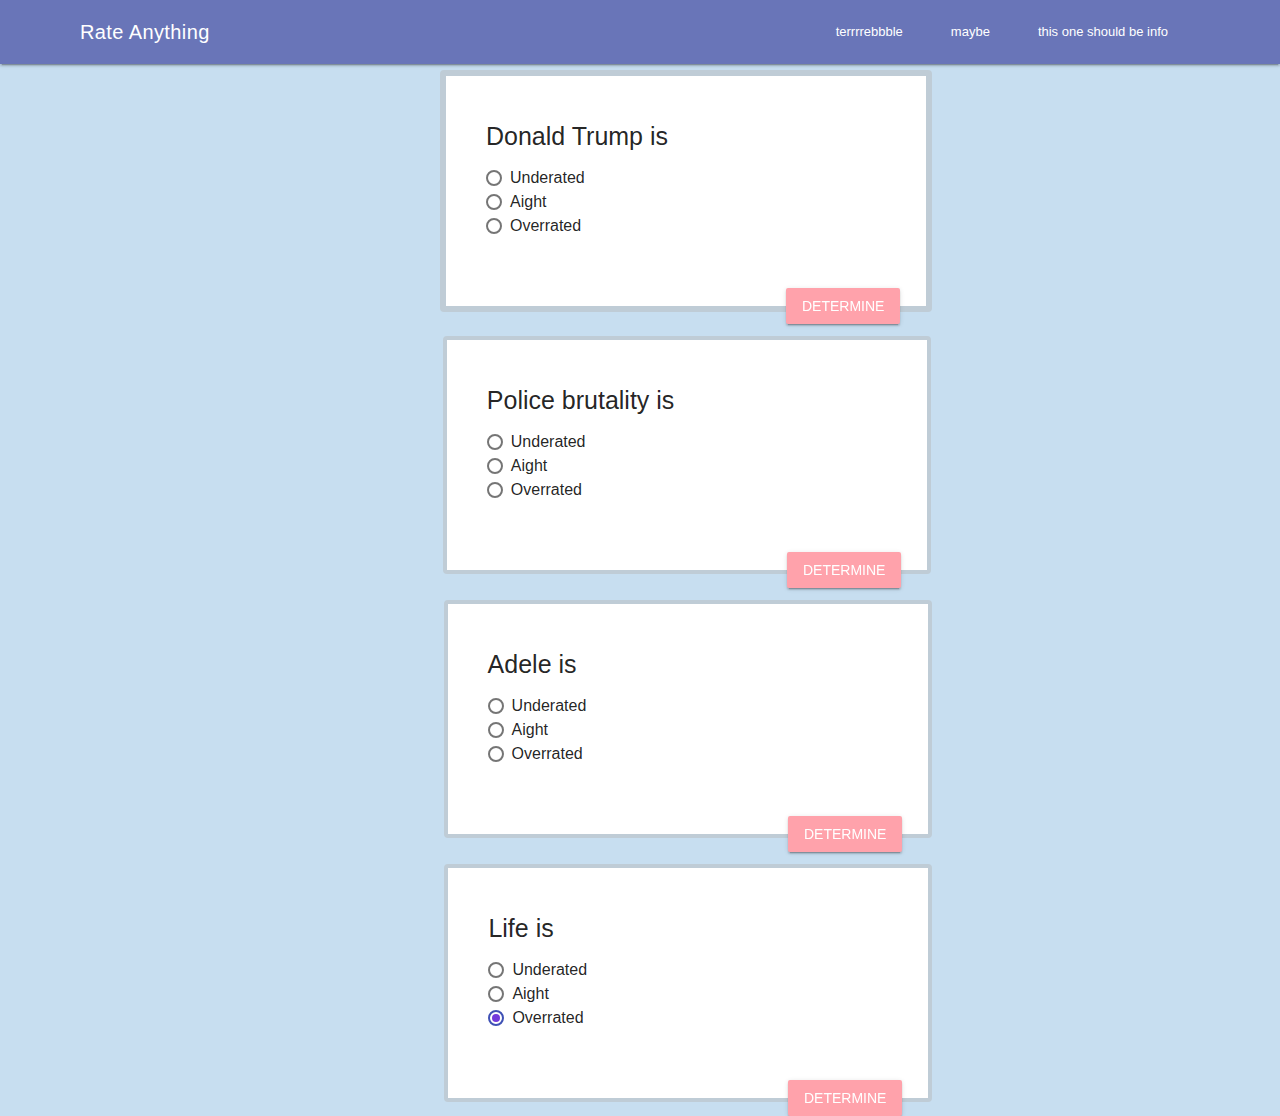
<file: public/index.html>
<!DOCTYPE html>
   <head>
      <meta charset="UTF-8">
      <link rel="stylesheet" href="./material.css">
      <link rel="stylesheet" href="./styles.css">
      <script src="./material.min.js"></script>
      <script src='https://cdn.firebase.com/js/client/2.2.1/firebase.js'></script>
      <link rel="stylesheet" href="https://fonts.googleapis.com/icon?family=Material+Icons">
      <title>Rate The world</title>
   </head>
   <body>
      <!-- Always shows a header, even in smaller screens. -->
      <div class="mdl-layout mdl-js-layout mdl-layout--fixed-header">
         <header class="mdl-layout__header">
            <div class="mdl-layout__header-row">
               <span class="mdl-layout-title">Rate Anything</span>
               <!-- Add spacer, to align navigation to the right -->
               <div class="mdl-layout-spacer">        </div>
               <!-- Navigation. We hide it in small screens. -->
               <nav class="mdl-navigation mdl-layout--large-screen-only">
                  <a class="mdl-navigation__link" href="google.com"></a>
                  <a class="mdl-navigation__link" href="apple.com"></a>
                  <a class="mdl-navigation__link" href="worldstarhiphop.com"></a>
                  <a class="mdl-navigation__link" href="google.maps.com">terrrrebbble</a>
                  <a class="mdl-navigation__link" href="">maybe</a>
                  <a class="mdl-navigation__link" href="">this one should be info</a>
                  <a class="mdl-navigation__link" href=""></a>
               </nav>
            </div>
         </header>
         <!-- side bar button 
            <div class="mdl-layout__drawer">
            -->
         <!-- side bar options -->
         <!--
            <span class="mdl-layout-title">Categoriese  </span>
            <nav class="mdl-navigation">
              <a class="mdl-navigation__link" href="">Life :</a>
              <a class="mdl-navigation__link" href="">Sports :</a>
              <a class="mdl-navigation__link" href="">Events :</a>
              <a class="mdl-navigation__link" href="">People :</a>
              <a class="mdl-navigation__link" href="">Tech :</a>
              <a class="mdl-navigation__link" href="">Politics :</a>
              <a class="mdl-navigation__link" href="">World :</a>
              <a class="mdl-navigation__link" href="">Random :</a>
              <a class="mdl-navigation__link" href="">Science :</a>
              <a class="mdl-navigation__link" href="">Society :</a>
            </nav>
            -->
      </div>
      <div class="Amir">
      </div>
      <main class="mdl-layout__content">
         <div class="page-content">
         <div class="poll">
         <!-- People/Politics -->
         <h3>Donald Trump is</h3>
         <div class="poll-options">
            <div class="poll-option">
               <label class="mdl-radio mdl-js-radio mdl-js-ripple-effect" for="option-1">
               <input type="radio" id="option-0" class="mdl-radio__button" name="options" value="1" checked>
               <span class="mdl-radio__label">Underated</span>
               </label>
            </div>
            <div class="poll-option">
               <label class="mdl-radio mdl-js-radio mdl-js-ripple-effect" for="option-2">
               <input type="radio" id="option-1" class="mdl-radio__button" name="options" value="1" checked>
               <span class="mdl-radio__label">Aight</span>
               </label>
            </div>
            <div class="poll-option">
               <label class="mdl-radio mdl-js-radio mdl-js-ripple-effect" for="option-3">
               <input type="radio" id="option-2" class="mdl-radio__button" name="options" value="1" checked>
               <span class="mdl-radio__label">Overrated</span>
               </label>
            </div>
         </div>
         <!-- Accent-colored raised button with ripple -->
         <button class="mdl-button mdl-js-button mdl-button--raised mdl-js-ripple-effect mdl-button--accent submit-button">Determine</button>
         <div class="james">
         <!--Life/Society -->
         <h3>Police brutality is</h3>
         <div class="poll-options">
            <div class="poll-option">
               <label class="mdl-radio mdl-js-radio mdl-js-ripple-effect" for="option-1">
               <input type="radio" id="option-3" class="mdl-radio__button" name="options" value="1" checked>
               <span class="mdl-radio__label">Underated</span>
               </label>
            </div>
            <div class="poll-option">
               <label class="mdl-radio mdl-js-radio mdl-js-ripple-effect" for="option-2">
               <input type="radio" id="option-4" class="mdl-radio__button" name="options" value="1" checked>
               <span class="mdl-radio__label">Aight</span>
               </label>
            </div>
            <div class="poll-option">
               <label class="mdl-radio mdl-js-radio mdl-js-ripple-effect" for="option-3">
               <input type="radio" id="option-5" class="mdl-radio__button" name="options" value="1" checked>
               <span class="mdl-radio__label">Overrated</span>
               </label>
               <button class="mdl-button mdl-js-button mdl-button--raised mdl-js-ripple-effect mdl-button--accent submit-button">Determine</button>
            </div>
         </div>
         <div class="james">
            <!-- people-->
            <h3>Adele is</h3>
            <div class="poll-options">
               <div class="poll-option">
                  <label class="mdl-radio mdl-js-radio mdl-js-ripple-effect" for="option-1">
                  <input type="radio" id="option-6" class="mdl-radio__button" name="options" value="1" checked>
                  <span class="mdl-radio__label">Underated</span>
                  </label>
               </div>
               <div class="poll-option">
                  <label class="mdl-radio mdl-js-radio mdl-js-ripple-effect" for="option-2">
                  <input type="radio" id="option-7" class="mdl-radio__button" name="options" value="1" checked>
                  <span class="mdl-radio__label">Aight</span>
                  </label>
               </div>
               <div class="poll-option">
                  <label class="mdl-radio mdl-js-radio mdl-js-ripple-effect" for="option-3">
                  <input type="radio" id="option-8" class="mdl-radio__button" name="options" value="1" checked>
                  <span class="mdl-radio__label">Overrated</span>
                  </label>
                  <button class="mdl-button mdl-js-button mdl-button--raised mdl-js-ripple-effect mdl-button--accent submit-button">Determine</button>
               </div>
            </div>
            <div class="james">
               <h3>Life is</h3>
               <div class="poll-options">
                  <div class="poll-option">
                     <label class="mdl-radio mdl-js-radio mdl-js-ripple-effect" for="option-1">
                     <input type="radio" id="option-9" class="mdl-radio__button" name="options" value="1" checked>
                     <span class="mdl-radio__label">Underated</span>
                     </label>
                  </div>
                  <div class="poll-option">
                     <label class="mdl-radio mdl-js-radio mdl-js-ripple-effect" for="option-2">
                     <input type="radio" id="option-10" class="mdl-radio__button" name="options" value="1" checked>
                     <span class="mdl-radio__label">Aight</span>
                     </label>
                  </div>
                  <div class="poll-option">
                     <label class="mdl-radio mdl-js-radio mdl-js-ripple-effect" for="option-3">
                     <input type="radio" id="option-11" class="mdl-radio__button" name="options" value="1" checked>
                     <span class="mdl-radio__label">Overrated</span>
                     </label>
                     <button class="mdl-button mdl-js-button mdl-button--raised mdl-js-ripple-effect mdl-button--accent submit-button">Determine</button>
                  </div>
               </div>
            </div>
      </main>
      </div>
   </body>
</html>
</file>
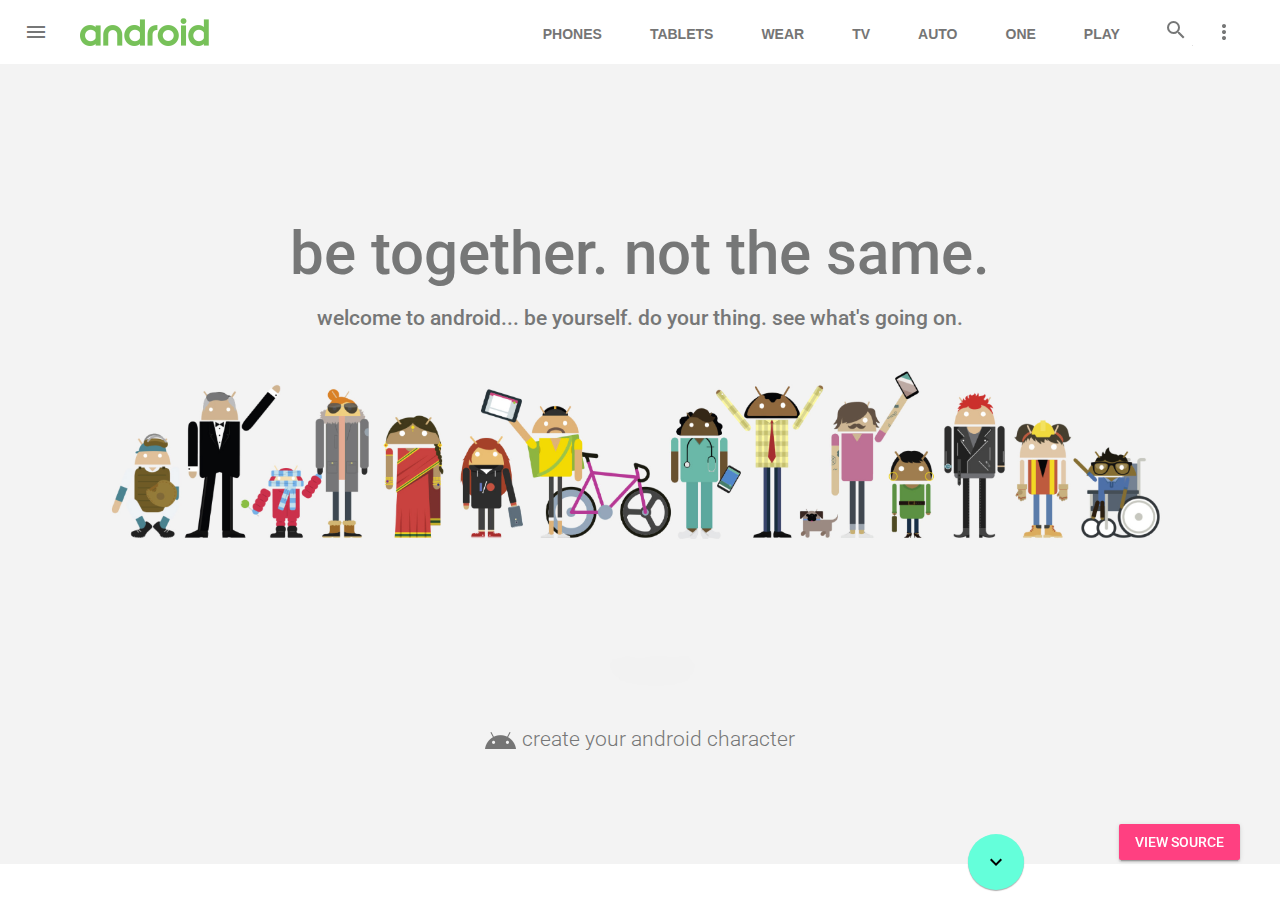
<file: public/templates/android-dot-com/index.html>
<!doctype html>
<!--
  Material Design Lite
  Copyright 2015 Google Inc. All rights reserved.

  Licensed under the Apache License, Version 2.0 (the "License");
  you may not use this file except in compliance with the License.
  You may obtain a copy of the License at

      https://www.apache.org/licenses/LICENSE-2.0

  Unless required by applicable law or agreed to in writing, software
  distributed under the License is distributed on an "AS IS" BASIS,
  WITHOUT WARRANTIES OR CONDITIONS OF ANY KIND, either express or implied.
  See the License for the specific language governing permissions and
  limitations under the License
-->

<html lang="en">
  <head>
    <meta charset="utf-8">
    <meta http-equiv="X-UA-Compatible" content="IE=edge">
    <meta name="description" content="Introducing Lollipop, a sweet new take on Android.">
    <meta name="viewport" content="width=device-width, initial-scale=1">
    <title>Android</title>

    <!-- Page styles -->
    <link href="https://fonts.googleapis.com/css?family=Roboto:regular,bold,italic,thin,light,bolditalic,black,medium&amp;lang=en" rel="stylesheet">
    <link href="https://fonts.googleapis.com/icon?family=Material+Icons" rel="stylesheet">
    <link rel="stylesheet" href="material.min.css">
    <link rel="stylesheet" href="styles.css">
    <style>
    #view-source {
      position: fixed;
      display: block;
      right: 0;
      bottom: 0;
      margin-right: 40px;
      margin-bottom: 40px;
      z-index: 900;
    }
    </style>
  </head>
  <body>
    <div class="mdl-layout mdl-js-layout mdl-layout--fixed-header">

      <div class="android-header mdl-layout__header mdl-layout__header--waterfall">
        <div class="mdl-layout__header-row">
          <span class="android-title mdl-layout-title">
            <img class="android-logo-image" src="images/android-logo.png">
          </span>
          <!-- Add spacer, to align navigation to the right in desktop -->
          <div class="android-header-spacer mdl-layout-spacer"></div>
          <div class="android-search-box mdl-textfield mdl-js-textfield mdl-textfield--expandable mdl-textfield--floating-label mdl-textfield--align-right mdl-textfield--full-width">
            <label class="mdl-button mdl-js-button mdl-button--icon" for="search-field">
              <i class="material-icons">search</i>
            </label>
            <div class="mdl-textfield__expandable-holder">
              <input class="mdl-textfield__input" type="text" id="search-field">
            </div>
          </div>
          <!-- Navigation -->
          <div class="android-navigation-container">
            <nav class="android-navigation mdl-navigation">
              <a class="mdl-navigation__link mdl-typography--text-uppercase" href="">Phones</a>
              <a class="mdl-navigation__link mdl-typography--text-uppercase" href="">Tablets</a>
              <a class="mdl-navigation__link mdl-typography--text-uppercase" href="">Wear</a>
              <a class="mdl-navigation__link mdl-typography--text-uppercase" href="">TV</a>
              <a class="mdl-navigation__link mdl-typography--text-uppercase" href="">Auto</a>
              <a class="mdl-navigation__link mdl-typography--text-uppercase" href="">One</a>
              <a class="mdl-navigation__link mdl-typography--text-uppercase" href="">Play</a>
            </nav>
          </div>
          <span class="android-mobile-title mdl-layout-title">
            <img class="android-logo-image" src="images/android-logo.png">
          </span>
          <button class="android-more-button mdl-button mdl-js-button mdl-button--icon mdl-js-ripple-effect" id="more-button">
            <i class="material-icons">more_vert</i>
          </button>
          <ul class="mdl-menu mdl-js-menu mdl-menu--bottom-right mdl-js-ripple-effect" for="more-button">
            <li class="mdl-menu__item">5.0 Lollipop</li>
            <li class="mdl-menu__item">4.4 KitKat</li>
            <li disabled class="mdl-menu__item">4.3 Jelly Bean</li>
            <li class="mdl-menu__item">Android History</li>
          </ul>
        </div>
      </div>

      <div class="android-drawer mdl-layout__drawer">
        <span class="mdl-layout-title">
          <img class="android-logo-image" src="images/android-logo-white.png">
        </span>
        <nav class="mdl-navigation">
          <a class="mdl-navigation__link" href="">Phones</a>
          <a class="mdl-navigation__link" href="">Tablets</a>
          <a class="mdl-navigation__link" href="">Wear</a>
          <a class="mdl-navigation__link" href="">TV</a>
          <a class="mdl-navigation__link" href="">Auto</a>
          <a class="mdl-navigation__link" href="">One</a>
          <a class="mdl-navigation__link" href="">Play</a>
          <div class="android-drawer-separator"></div>
          <span class="mdl-navigation__link" href="">Versions</span>
          <a class="mdl-navigation__link" href="">Lollipop 5.0</a>
          <a class="mdl-navigation__link" href="">KitKat 4.4</a>
          <a class="mdl-navigation__link" href="">Jelly Bean 4.3</a>
          <a class="mdl-navigation__link" href="">Android history</a>
          <div class="android-drawer-separator"></div>
          <span class="mdl-navigation__link" href="">Resources</span>
          <a class="mdl-navigation__link" href="">Official blog</a>
          <a class="mdl-navigation__link" href="">Android on Google+</a>
          <a class="mdl-navigation__link" href="">Android on Twitter</a>
          <div class="android-drawer-separator"></div>
          <span class="mdl-navigation__link" href="">For developers</span>
          <a class="mdl-navigation__link" href="">App developer resources</a>
          <a class="mdl-navigation__link" href="">Android Open Source Project</a>
          <a class="mdl-navigation__link" href="">Android SDK</a>
        </nav>
      </div>

      <div class="android-content mdl-layout__content">
        <a name="top"></a>
        <div class="android-be-together-section mdl-typography--text-center">
          <div class="logo-font android-slogan">be together. not the same.</div>
          <div class="logo-font android-sub-slogan">welcome to android... be yourself. do your thing. see what's going on.</div>
          <div class="logo-font android-create-character">
            <a href=""><img src="images/andy.png"> create your android character</a>
          </div>

          <a href="#screens">
            <button class="android-fab mdl-button mdl-button--colored mdl-js-button mdl-button--fab mdl-js-ripple-effect">
              <i class="material-icons">expand_more</i>
            </button>
          </a>
        </div>
        <div class="android-screen-section mdl-typography--text-center">
          <a name="screens"></a>
          <div class="mdl-typography--display-1-color-contrast">Powering screens of all sizes</div>
          <div class="android-screens">
            <div class="android-wear android-screen">
              <a class="android-image-link" href="">
                <img class="android-screen-image" src="images/wear-silver-on.png">
                <img class="android-screen-image" src="images/wear-black-on.png">
              </a>
              <a class="android-link mdl-typography--font-regular mdl-typography--text-uppercase" href="">Android Wear</a>
            </div>
            <div class="android-phone android-screen">
              <a class="android-image-link" href="">
                <img class="android-screen-image" src="images/nexus6-on.jpg">
              </a>
              <a class="android-link mdl-typography--font-regular mdl-typography--text-uppercase" href="">Phones</a>
            </div>
            <div class="android-tablet android-screen">
              <a class="android-image-link" href="">
                <img class="android-screen-image" src="images/nexus9-on.jpg">
              </a>
              <a class="android-link mdl-typography--font-regular mdl-typography--text-uppercase" href="">Tablets</a>
            </div>
            <div class="android-tv android-screen">
              <a class="android-image-link" href="">
                <img class="android-screen-image" src="images/tv-on.jpg">
              </a>
              <a class="android-link mdl-typography--font-regular mdl-typography--text-uppercase" href="">Android TV</a>
            </div>
            <div class="android-auto android-screen">
              <a class="android-image-link" href="">
                <img class="android-screen-image" src="images/auto-on.jpg">
              </a>
              <a class="android-link mdl-typography--font-regular mdl-typography--text-uppercase mdl-typography--text-left" href="">Coming Soon: Android Auto</a>
            </div>
          </div>
        </div>
        <div class="android-wear-section">
          <div class="android-wear-band">
            <div class="android-wear-band-text">
              <div class="mdl-typography--display-2 mdl-typography--font-thin">The best of Google built in</div>
              <p class="mdl-typography--headline mdl-typography--font-thin">
                Android works perfectly with your favourite apps like Google Maps,
                Calendar and YouTube.
              </p>
              <p>
                <a class="mdl-typography--font-regular mdl-typography--text-uppercase android-alt-link" href="">
                  See what's new in the Play Store&nbsp;<i class="material-icons">chevron_right</i>
                </a>
              </p>
            </div>
          </div>
        </div>
        <div class="android-customized-section">
          <div class="android-customized-section-text">
            <div class="mdl-typography--font-light mdl-typography--display-1-color-contrast">Customised by you, for you</div>
            <p class="mdl-typography--font-light">
              Put the stuff that you care about right on your home screen: the latest news, the weather or a stream of your recent photos.
              <br>
              <a href="" class="android-link mdl-typography--font-light">Customise your phone</a>
            </p>
          </div>
          <div class="android-customized-section-image"></div>
        </div>
        <div class="android-more-section">
          <div class="android-section-title mdl-typography--display-1-color-contrast">More from Android</div>
          <div class="android-card-container mdl-grid">
            <div class="mdl-cell mdl-cell--3-col mdl-cell--4-col-tablet mdl-cell--4-col-phone mdl-card mdl-shadow--3dp">
              <div class="mdl-card__media">
                <img src="images/more-from-1.png">
              </div>
              <div class="mdl-card__title">
                 <h4 class="mdl-card__title-text">Get going on Android</h4>
              </div>
              <div class="mdl-card__supporting-text">
                <span class="mdl-typography--font-light mdl-typography--subhead">Four tips to make your switch to Android quick and easy</span>
              </div>
              <div class="mdl-card__actions">
                 <a class="android-link mdl-button mdl-js-button mdl-typography--text-uppercase" href="">
                   Make the switch
                   <i class="material-icons">chevron_right</i>
                 </a>
              </div>
            </div>

            <div class="mdl-cell mdl-cell--3-col mdl-cell--4-col-tablet mdl-cell--4-col-phone mdl-card mdl-shadow--3dp">
              <div class="mdl-card__media">
                <img src="images/more-from-4.png">
              </div>
              <div class="mdl-card__title">
                 <h4 class="mdl-card__title-text">Create your own Android character</h4>
              </div>
              <div class="mdl-card__supporting-text">
                <span class="mdl-typography--font-light mdl-typography--subhead">Turn the little green Android mascot into you, your friends, anyone!</span>
              </div>
              <div class="mdl-card__actions">
                 <a class="android-link mdl-button mdl-js-button mdl-typography--text-uppercase" href="">
                   androidify.com
                   <i class="material-icons">chevron_right</i>
                 </a>
              </div>
            </div>

            <div class="mdl-cell mdl-cell--3-col mdl-cell--4-col-tablet mdl-cell--4-col-phone mdl-card mdl-shadow--3dp">
              <div class="mdl-card__media">
                <img src="images/more-from-2.png">
              </div>
              <div class="mdl-card__title">
                 <h4 class="mdl-card__title-text">Get a clean customisable home screen</h4>
              </div>
              <div class="mdl-card__supporting-text">
                <span class="mdl-typography--font-light mdl-typography--subhead">A clean, simple, customisable home screen that comes with the power of Google Now: Traffic alerts, weather and much more, just a swipe away.</span>
              </div>
              <div class="mdl-card__actions">
                 <a class="android-link mdl-button mdl-js-button mdl-typography--text-uppercase" href="">
                   Download now
                   <i class="material-icons">chevron_right</i>
                 </a>
              </div>
            </div>

            <div class="mdl-cell mdl-cell--3-col mdl-cell--4-col-tablet mdl-cell--4-col-phone mdl-card mdl-shadow--3dp">
              <div class="mdl-card__media">
                <img src="images/more-from-3.png">
              </div>
              <div class="mdl-card__title">
                 <h4 class="mdl-card__title-text">Millions to choose from</h4>
              </div>
              <div class="mdl-card__supporting-text">
                <span class="mdl-typography--font-light mdl-typography--subhead">Hail a taxi, find a recipe, run through a temple – Google Play has all the apps and games that let you make your Android device uniquely yours.</span>
              </div>
              <div class="mdl-card__actions">
                 <a class="android-link mdl-button mdl-js-button mdl-typography--text-uppercase" href="">
                   Find apps
                   <i class="material-icons">chevron_right</i>
                 </a>
              </div>
            </div>
          </div>
        </div>

        <footer class="android-footer mdl-mega-footer">
          <div class="mdl-mega-footer--top-section">
            <div class="mdl-mega-footer--left-section">
              <button class="mdl-mega-footer--social-btn"></button>
              &nbsp;
              <button class="mdl-mega-footer--social-btn"></button>
              &nbsp;
              <button class="mdl-mega-footer--social-btn"></button>
            </div>
            <div class="mdl-mega-footer--right-section">
              <a class="mdl-typography--font-light" href="#top">
                Back to Top
                <i class="material-icons">expand_less</i>
              </a>
            </div>
          </div>

          <div class="mdl-mega-footer--middle-section">
            <p class="mdl-typography--font-light">Satellite imagery: © 2014 Astrium, DigitalGlobe</p>
            <p class="mdl-typography--font-light">Some features and devices may not be available in all areas</p>
          </div>

          <div class="mdl-mega-footer--bottom-section">
            <a class="android-link android-link-menu mdl-typography--font-light" id="version-dropdown">
              Versions
              <i class="material-icons">arrow_drop_up</i>
            </a>
            <ul class="mdl-menu mdl-js-menu mdl-menu--top-left mdl-js-ripple-effect" for="version-dropdown">
              <li class="mdl-menu__item">5.0 Lollipop</li>
              <li class="mdl-menu__item">4.4 KitKat</li>
              <li class="mdl-menu__item">4.3 Jelly Bean</li>
              <li class="mdl-menu__item">Android History</li>
            </ul>
            <a class="android-link android-link-menu mdl-typography--font-light" id="developers-dropdown">
              For Developers
              <i class="material-icons">arrow_drop_up</i>
            </a>
            <ul class="mdl-menu mdl-js-menu mdl-menu--top-left mdl-js-ripple-effect" for="developers-dropdown">
              <li class="mdl-menu__item">App developer resources</li>
              <li class="mdl-menu__item">Android Open Source Project</li>
              <li class="mdl-menu__item">Android SDK</li>
              <li class="mdl-menu__item">Android for Work</li>
            </ul>
            <a class="android-link mdl-typography--font-light" href="">Blog</a>
            <a class="android-link mdl-typography--font-light" href="">Privacy Policy</a>
          </div>

        </footer>
      </div>
    </div>
    <a href="https://github.com/google/material-design-lite/blob/master/templates/android-dot-com/" target="_blank" id="view-source" class="mdl-button mdl-js-button mdl-button--raised mdl-js-ripple-effect mdl-color--accent mdl-color-text--accent-contrast">View Source</a>
    <script src="../../material.min.js"></script>


  </body>
</html>
</file>
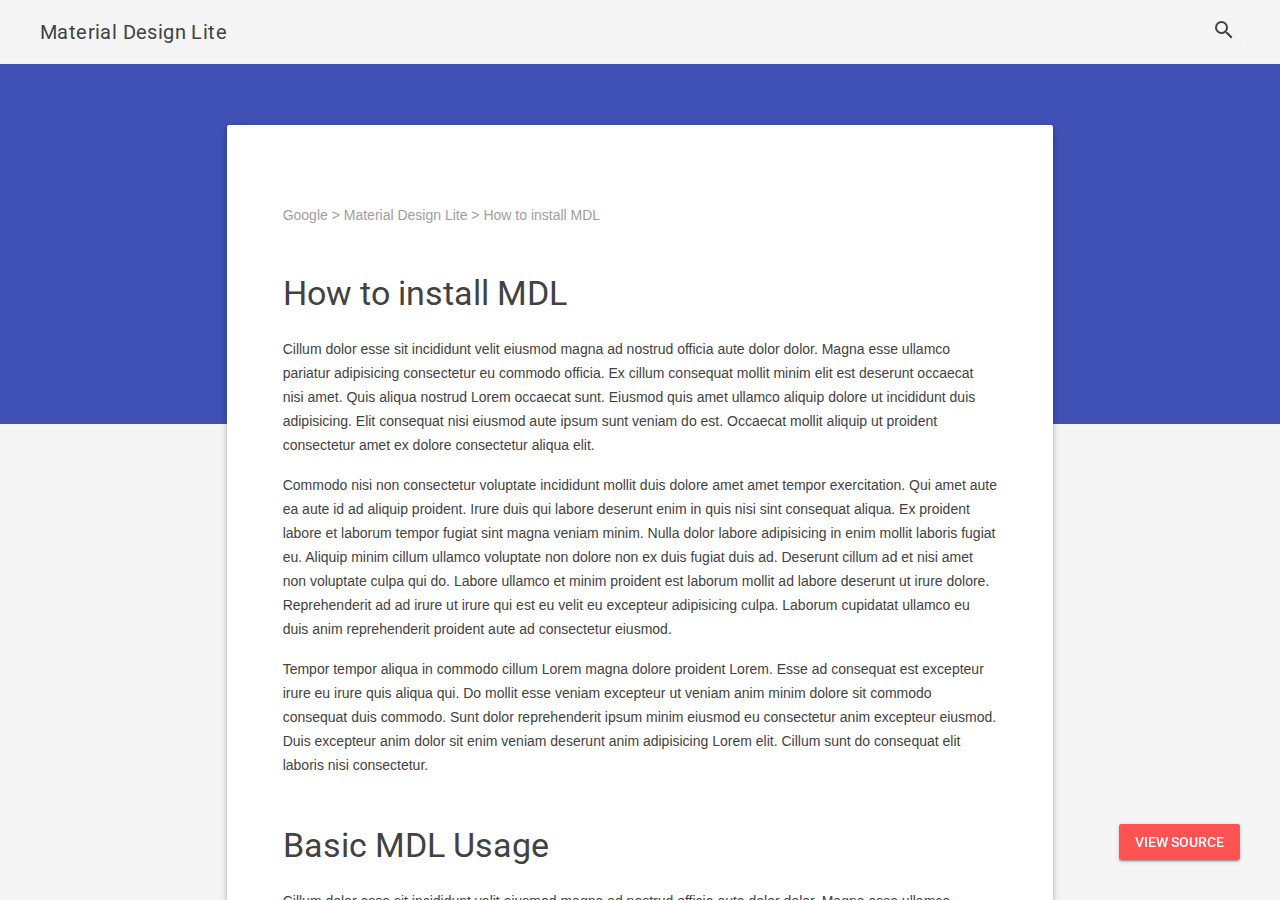
<file: public/templates/article/index.html>
<!doctype html>
<!--
  Material Design Lite
  Copyright 2015 Google Inc. All rights reserved.

  Licensed under the Apache License, Version 2.0 (the "License");
  you may not use this file except in compliance with the License.
  You may obtain a copy of the License at

      https://www.apache.org/licenses/LICENSE-2.0

  Unless required by applicable law or agreed to in writing, software
  distributed under the License is distributed on an "AS IS" BASIS,
  WITHOUT WARRANTIES OR CONDITIONS OF ANY KIND, either express or implied.
  See the License for the specific language governing permissions and
  limitations under the License
-->
<html lang="en">
  <head>
    <meta charset="utf-8">
    <meta http-equiv="X-UA-Compatible" content="IE=edge">
    <meta name="description" content="A front-end template that helps you build fast, modern mobile web apps.">
    <meta name="viewport" content="width=device-width, initial-scale=1">
    <title>Material Design Lite</title>

    <!-- Add to homescreen for Chrome on Android -->
    <meta name="mobile-web-app-capable" content="yes">
    <link rel="icon" sizes="192x192" href="images/android-desktop.png">

    <!-- Add to homescreen for Safari on iOS -->
    <meta name="apple-mobile-web-app-capable" content="yes">
    <meta name="apple-mobile-web-app-status-bar-style" content="black">
    <meta name="apple-mobile-web-app-title" content="Material Design Lite">
    <link rel="apple-touch-icon-precomposed" href="images/ios-desktop.png">

    <!-- Tile icon for Win8 (144x144 + tile color) -->
    <meta name="msapplication-TileImage" content="images/touch/ms-touch-icon-144x144-precomposed.png">
    <meta name="msapplication-TileColor" content="#3372DF">

    <link rel="shortcut icon" href="images/favicon.png">

    <!-- SEO: If your mobile URL is different from the desktop URL, add a canonical link to the desktop page https://developers.google.com/webmasters/smartphone-sites/feature-phones -->
    <!--
    <link rel="canonical" href="http://www.example.com/">
    -->

    <link href='//fonts.googleapis.com/css?family=Roboto:regular,bold,italic,thin,light,bolditalic,black,medium&amp;lang=en' rel='stylesheet' type='text/css'>
    <link href="https://fonts.googleapis.com/icon?family=Material+Icons"
      rel="stylesheet">
    <link rel="stylesheet" href="material.min.css">
    <link rel="stylesheet" href="styles.css">
    <style>
    #view-source {
      position: fixed;
      display: block;
      right: 0;
      bottom: 0;
      margin-right: 40px;
      margin-bottom: 40px;
      z-index: 900;
    }
    </style>
  </head>
  <body>
    <div class="demo-layout mdl-layout mdl-layout--fixed-header mdl-js-layout mdl-color--grey-100">
      <header class="demo-header mdl-layout__header mdl-layout__header--scroll mdl-color--grey-100 mdl-color-text--grey-800">
        <div class="mdl-layout__header-row">
          <span class="mdl-layout-title">Material Design Lite</span>
          <div class="mdl-layout-spacer"></div>
          <div class="mdl-textfield mdl-js-textfield mdl-textfield--expandable">
            <label class="mdl-button mdl-js-button mdl-button--icon" for="search">
              <i class="material-icons">search</i>
            </label>
            <div class="mdl-textfield__expandable-holder">
              <input class="mdl-textfield__input" type="text" id="search">
              <label class="mdl-textfield__label" for="search">Enter your query...</label>
            </div>
          </div>
        </div>
      </header>
      <div class="demo-ribbon"></div>
      <main class="demo-main mdl-layout__content">
        <div class="demo-container mdl-grid">
          <div class="mdl-cell mdl-cell--2-col mdl-cell--hide-tablet mdl-cell--hide-phone"></div>
          <div class="demo-content mdl-color--white mdl-shadow--4dp content mdl-color-text--grey-800 mdl-cell mdl-cell--8-col">
            <div class="demo-crumbs mdl-color-text--grey-500">
              Google &gt; Material Design Lite &gt; How to install MDL
            </div>
            <h3>How to install MDL</h3>
              <p>
                Cillum dolor esse sit incididunt velit eiusmod magna ad nostrud officia aute dolor dolor. Magna esse ullamco pariatur adipisicing consectetur eu commodo officia. Ex cillum consequat mollit minim elit est deserunt occaecat nisi amet. Quis aliqua nostrud Lorem occaecat sunt. Eiusmod quis amet ullamco aliquip dolore ut incididunt duis adipisicing. Elit consequat nisi eiusmod aute ipsum sunt veniam do est. Occaecat mollit aliquip ut proident consectetur amet ex dolore consectetur aliqua elit.
              </p>
              <p>
                Commodo nisi non consectetur voluptate incididunt mollit duis dolore amet amet tempor exercitation. Qui amet aute ea aute id ad aliquip proident. Irure duis qui labore deserunt enim in quis nisi sint consequat aliqua. Ex proident labore et laborum tempor fugiat sint magna veniam minim. Nulla dolor labore adipisicing in enim mollit laboris fugiat eu. Aliquip minim cillum ullamco voluptate non dolore non ex duis fugiat duis ad. Deserunt cillum ad et nisi amet non voluptate culpa qui do. Labore ullamco et minim proident est laborum mollit ad labore deserunt ut irure dolore. Reprehenderit ad ad irure ut irure qui est eu velit eu excepteur adipisicing culpa. Laborum cupidatat ullamco eu duis anim reprehenderit proident aute ad consectetur eiusmod.
              </p>
              <p>
                Tempor tempor aliqua in commodo cillum Lorem magna dolore proident Lorem. Esse ad consequat est excepteur irure eu irure quis aliqua qui. Do mollit esse veniam excepteur ut veniam anim minim dolore sit commodo consequat duis commodo. Sunt dolor reprehenderit ipsum minim eiusmod eu consectetur anim excepteur eiusmod. Duis excepteur anim dolor sit enim veniam deserunt anim adipisicing Lorem elit. Cillum sunt do consequat elit laboris nisi consectetur.
              </p>
            <h3>Basic MDL Usage</h3>
              <p>
                Cillum dolor esse sit incididunt velit eiusmod magna ad nostrud officia aute dolor dolor. Magna esse ullamco pariatur adipisicing consectetur eu commodo officia. Ex cillum consequat mollit minim elit est deserunt occaecat nisi amet. Quis aliqua nostrud Lorem occaecat sunt. Eiusmod quis amet ullamco aliquip dolore ut incididunt duis adipisicing. Elit consequat nisi eiusmod aute ipsum sunt veniam do est. Occaecat mollit aliquip ut proident consectetur amet ex dolore consectetur aliqua elit.
              </p>
              <p>
                Commodo nisi non consectetur voluptate incididunt mollit duis dolore amet amet tempor exercitation. Qui amet aute ea aute id ad aliquip proident. Irure duis qui labore deserunt enim in quis nisi sint consequat aliqua. Ex proident labore et laborum tempor fugiat sint magna veniam minim. Nulla dolor labore adipisicing in enim mollit laboris fugiat eu. Aliquip minim cillum ullamco voluptate non dolore non ex duis fugiat duis ad. Deserunt cillum ad et nisi amet non voluptate culpa qui do. Labore ullamco et minim proident est laborum mollit ad labore deserunt ut irure dolore. Reprehenderit ad ad irure ut irure qui est eu velit eu excepteur adipisicing culpa. Laborum cupidatat ullamco eu duis anim reprehenderit proident aute ad consectetur eiusmod.
              </p>
              <p>
                Cillum dolor esse sit incididunt velit eiusmod magna ad nostrud officia aute dolor dolor. Magna esse ullamco pariatur adipisicing consectetur eu commodo officia. Ex cillum consequat mollit minim elit est deserunt occaecat nisi amet. Quis aliqua nostrud Lorem occaecat sunt. Eiusmod quis amet ullamco aliquip dolore ut incididunt duis adipisicing. Elit consequat nisi eiusmod aute ipsum sunt veniam do est. Occaecat mollit aliquip ut proident consectetur amet ex dolore consectetur aliqua elit.
              </p>
              <p>
                Commodo nisi non consectetur voluptate incididunt mollit duis dolore amet amet tempor exercitation. Qui amet aute ea aute id ad aliquip proident. Irure duis qui labore deserunt enim in quis nisi sint consequat aliqua. Ex proident labore et laborum tempor fugiat sint magna veniam minim. Nulla dolor labore adipisicing in enim mollit laboris fugiat eu. Aliquip minim cillum ullamco voluptate non dolore non ex duis fugiat duis ad. Deserunt cillum ad et nisi amet non voluptate culpa qui do. Labore ullamco et minim proident est laborum mollit ad labore deserunt ut irure dolore. Reprehenderit ad ad irure ut irure qui est eu velit eu excepteur adipisicing culpa. Laborum cupidatat ullamco eu duis anim reprehenderit proident aute ad consectetur eiusmod.
              </p>
              <p>
                Cillum dolor esse sit incididunt velit eiusmod magna ad nostrud officia aute dolor dolor. Magna esse ullamco pariatur adipisicing consectetur eu commodo officia. Ex cillum consequat mollit minim elit est deserunt occaecat nisi amet. Quis aliqua nostrud Lorem occaecat sunt. Eiusmod quis amet ullamco aliquip dolore ut incididunt duis adipisicing. Elit consequat nisi eiusmod aute ipsum sunt veniam do est. Occaecat mollit aliquip ut proident consectetur amet ex dolore consectetur aliqua elit.
              </p>
              <p>
                Commodo nisi non consectetur voluptate incididunt mollit duis dolore amet amet tempor exercitation. Qui amet aute ea aute id ad aliquip proident. Irure duis qui labore deserunt enim in quis nisi sint consequat aliqua. Ex proident labore et laborum tempor fugiat sint magna veniam minim. Nulla dolor labore adipisicing in enim mollit laboris fugiat eu. Aliquip minim cillum ullamco voluptate non dolore non ex duis fugiat duis ad. Deserunt cillum ad et nisi amet non voluptate culpa qui do. Labore ullamco et minim proident est laborum mollit ad labore deserunt ut irure dolore. Reprehenderit ad ad irure ut irure qui est eu velit eu excepteur adipisicing culpa. Laborum cupidatat ullamco eu duis anim reprehenderit proident aute ad consectetur eiusmod.
              </p>
              <p>
                Cillum dolor esse sit incididunt velit eiusmod magna ad nostrud officia aute dolor dolor. Magna esse ullamco pariatur adipisicing consectetur eu commodo officia. Ex cillum consequat mollit minim elit est deserunt occaecat nisi amet. Quis aliqua nostrud Lorem occaecat sunt. Eiusmod quis amet ullamco aliquip dolore ut incididunt duis adipisicing. Elit consequat nisi eiusmod aute ipsum sunt veniam do est. Occaecat mollit aliquip ut proident consectetur amet ex dolore consectetur aliqua elit.
              </p>
              <p>
                Commodo nisi non consectetur voluptate incididunt mollit duis dolore amet amet tempor exercitation. Qui amet aute ea aute id ad aliquip proident. Irure duis qui labore deserunt enim in quis nisi sint consequat aliqua. Ex proident labore et laborum tempor fugiat sint magna veniam minim. Nulla dolor labore adipisicing in enim mollit laboris fugiat eu. Aliquip minim cillum ullamco voluptate non dolore non ex duis fugiat duis ad. Deserunt cillum ad et nisi amet non voluptate culpa qui do. Labore ullamco et minim proident est laborum mollit ad labore deserunt ut irure dolore. Reprehenderit ad ad irure ut irure qui est eu velit eu excepteur adipisicing culpa. Laborum cupidatat ullamco eu duis anim reprehenderit proident aute ad consectetur eiusmod.
              </p>
          </div>
        </div>
        <footer class="demo-footer mdl-mini-footer">
          <div class="mdl-mini-footer--left-section">
            <ul class="mdl-mini-footer--link-list">
              <li><a href="#">Help</a></li>
              <li><a href="#">Privacy and Terms</a></li>
              <li><a href="#">User Agreement</a></li>
            </ul>
          </div>
        </footer>
      </main>
    </div>
    <a href="https://github.com/google/material-design-lite/blob/master/templates/article/" target="_blank" id="view-source" class="mdl-button mdl-js-button mdl-button--raised mdl-js-ripple-effect mdl-color--accent mdl-color-text--accent-contrast">View Source</a>
    <script src="../../material.min.js"></script>
  </body>
</html>
</file>
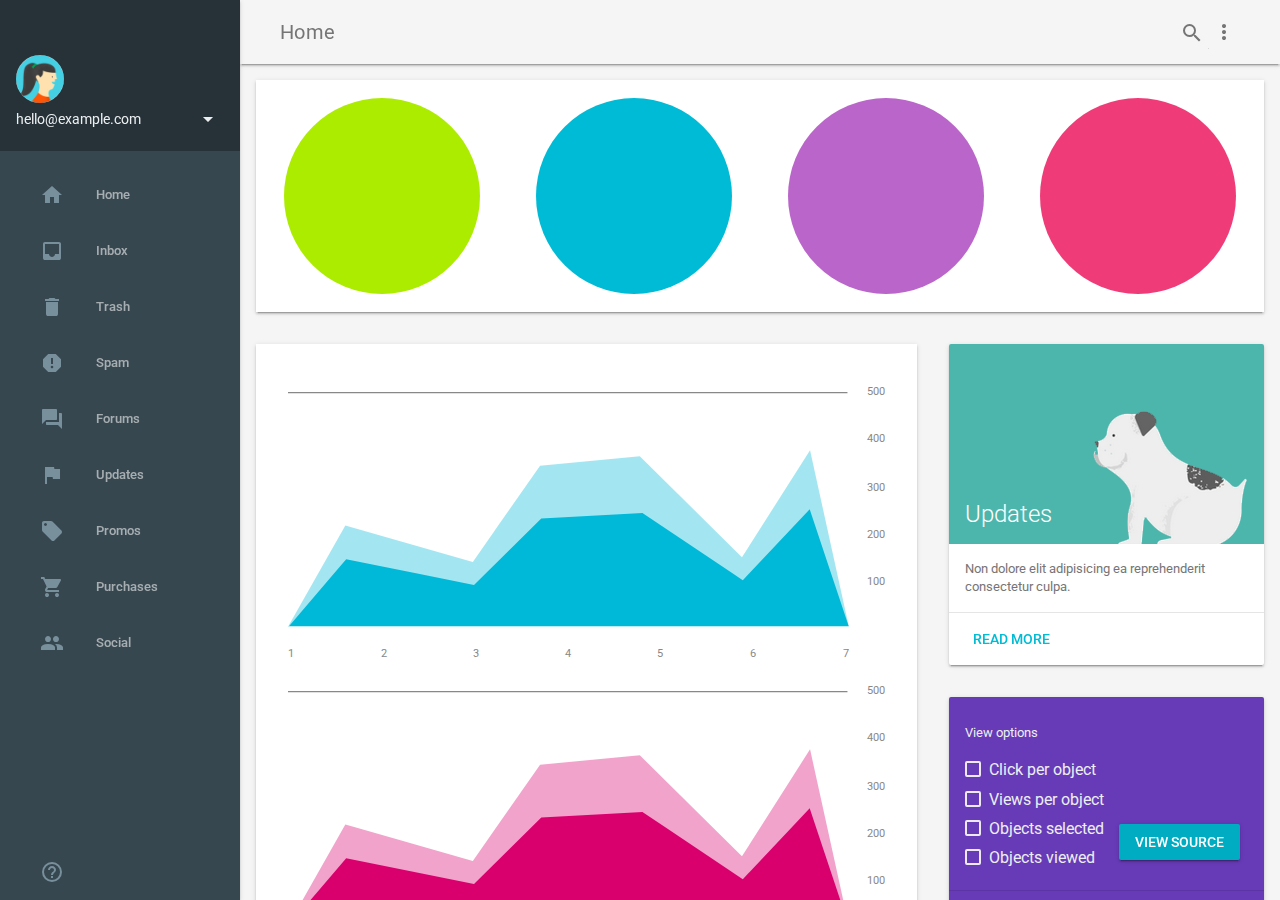
<file: public/templates/dashboard/index.html>
<!doctype html>
<!--
  Material Design Lite
  Copyright 2015 Google Inc. All rights reserved.

  Licensed under the Apache License, Version 2.0 (the "License");
  you may not use this file except in compliance with the License.
  You may obtain a copy of the License at

      https://www.apache.org/licenses/LICENSE-2.0

  Unless required by applicable law or agreed to in writing, software
  distributed under the License is distributed on an "AS IS" BASIS,
  WITHOUT WARRANTIES OR CONDITIONS OF ANY KIND, either express or implied.
  See the License for the specific language governing permissions and
  limitations under the License
-->
<html lang="en">
  <head>
    <meta charset="utf-8">
    <meta http-equiv="X-UA-Compatible" content="IE=edge">
    <meta name="description" content="A front-end template that helps you build fast, modern mobile web apps.">
    <meta name="viewport" content="width=device-width, initial-scale=1">
    <title>Material Design Lite</title>

    <!-- Add to homescreen for Chrome on Android -->
    <meta name="mobile-web-app-capable" content="yes">
    <link rel="icon" sizes="192x192" href="images/android-desktop.png">

    <!-- Add to homescreen for Safari on iOS -->
    <meta name="apple-mobile-web-app-capable" content="yes">
    <meta name="apple-mobile-web-app-status-bar-style" content="black">
    <meta name="apple-mobile-web-app-title" content="Material Design Lite">
    <link rel="apple-touch-icon-precomposed" href="images/ios-desktop.png">

    <!-- Tile icon for Win8 (144x144 + tile color) -->
    <meta name="msapplication-TileImage" content="images/touch/ms-touch-icon-144x144-precomposed.png">
    <meta name="msapplication-TileColor" content="#3372DF">

    <link rel="shortcut icon" href="images/favicon.png">

    <!-- SEO: If your mobile URL is different from the desktop URL, add a canonical link to the desktop page https://developers.google.com/webmasters/smartphone-sites/feature-phones -->
    <!--
    <link rel="canonical" href="http://www.example.com/">
    -->

    <link href="https://fonts.googleapis.com/css?family=Roboto:regular,bold,italic,thin,light,bolditalic,black,medium&amp;lang=en" rel="stylesheet">
    <link href="https://fonts.googleapis.com/icon?family=Material+Icons" rel="stylesheet">
    <link rel="stylesheet" href="material.min.css">
    <link rel="stylesheet" href="styles.css">
    <style>
    #view-source {
      position: fixed;
      display: block;
      right: 0;
      bottom: 0;
      margin-right: 40px;
      margin-bottom: 40px;
      z-index: 900;
    }
    </style>
  </head>
  <body>
    <div class="demo-layout mdl-layout mdl-js-layout mdl-layout--fixed-drawer mdl-layout--fixed-header">
      <header class="demo-header mdl-layout__header mdl-color--grey-100 mdl-color-text--grey-600">
        <div class="mdl-layout__header-row">
          <span class="mdl-layout-title">Home</span>
          <div class="mdl-layout-spacer"></div>
          <div class="mdl-textfield mdl-js-textfield mdl-textfield--expandable">
            <label class="mdl-button mdl-js-button mdl-button--icon" for="search">
              <i class="material-icons">search</i>
            </label>
            <div class="mdl-textfield__expandable-holder">
              <input class="mdl-textfield__input" type="text" id="search">
              <label class="mdl-textfield__label" for="search">Enter your query...</label>
            </div>
          </div>
          <button class="mdl-button mdl-js-button mdl-js-ripple-effect mdl-button--icon" id="hdrbtn">
            <i class="material-icons">more_vert</i>
          </button>
          <ul class="mdl-menu mdl-js-menu mdl-js-ripple-effect mdl-menu--bottom-right" for="hdrbtn">
            <li class="mdl-menu__item">About</li>
            <li class="mdl-menu__item">Contact</li>
            <li class="mdl-menu__item">Legal information</li>
          </ul>
        </div>
      </header>
      <div class="demo-drawer mdl-layout__drawer mdl-color--blue-grey-900 mdl-color-text--blue-grey-50">
        <header class="demo-drawer-header">
          <img src="images/user.jpg" class="demo-avatar">
          <div class="demo-avatar-dropdown">
            <span>hello@example.com</span>
            <div class="mdl-layout-spacer"></div>
            <button id="accbtn" class="mdl-button mdl-js-button mdl-js-ripple-effect mdl-button--icon">
              <i class="material-icons" role="presentation">arrow_drop_down</i>
              <span class="visuallyhidden">Accounts</span>
            </button>
            <ul class="mdl-menu mdl-menu--bottom-right mdl-js-menu mdl-js-ripple-effect" for="accbtn">
              <li class="mdl-menu__item">hello@example.com</li>
              <li class="mdl-menu__item">info@example.com</li>
              <li class="mdl-menu__item"><i class="material-icons">add</i>Add another account...</li>
            </ul>
          </div>
        </header>
        <nav class="demo-navigation mdl-navigation mdl-color--blue-grey-800">
          <a class="mdl-navigation__link" href=""><i class="mdl-color-text--blue-grey-400 material-icons" role="presentation">home</i>Home</a>
          <a class="mdl-navigation__link" href=""><i class="mdl-color-text--blue-grey-400 material-icons" role="presentation">inbox</i>Inbox</a>
          <a class="mdl-navigation__link" href=""><i class="mdl-color-text--blue-grey-400 material-icons" role="presentation">delete</i>Trash</a>
          <a class="mdl-navigation__link" href=""><i class="mdl-color-text--blue-grey-400 material-icons" role="presentation">report</i>Spam</a>
          <a class="mdl-navigation__link" href=""><i class="mdl-color-text--blue-grey-400 material-icons" role="presentation">forum</i>Forums</a>
          <a class="mdl-navigation__link" href=""><i class="mdl-color-text--blue-grey-400 material-icons" role="presentation">flag</i>Updates</a>
          <a class="mdl-navigation__link" href=""><i class="mdl-color-text--blue-grey-400 material-icons" role="presentation">local_offer</i>Promos</a>
          <a class="mdl-navigation__link" href=""><i class="mdl-color-text--blue-grey-400 material-icons" role="presentation">shopping_cart</i>Purchases</a>
          <a class="mdl-navigation__link" href=""><i class="mdl-color-text--blue-grey-400 material-icons" role="presentation">people</i>Social</a>
          <div class="mdl-layout-spacer"></div>
          <a class="mdl-navigation__link" href=""><i class="mdl-color-text--blue-grey-400 material-icons" role="presentation">help_outline</i><span class="visuallyhidden">Help</span></a>
        </nav>
      </div>
      <main class="mdl-layout__content mdl-color--grey-100">
        <div class="mdl-grid demo-content">
          <div class="demo-charts mdl-color--white mdl-shadow--2dp mdl-cell mdl-cell--12-col mdl-grid">
            <svg fill="currentColor" width="200px" height="200px" viewBox="0 0 1 1" class="demo-chart mdl-cell mdl-cell--4-col mdl-cell--3-col-desktop">
              <use xlink:href="#piechart" mask="url(#piemask)">
              <text x="0.5" y="0.5" font-family="Roboto" font-size="0.3" fill="#888" text-anchor="middle" dy="0.1">82<tspan font-size="0.2" dy="-0.07">%</tspan></text>
            </svg>
            <svg fill="currentColor" width="200px" height="200px" viewBox="0 0 1 1" class="demo-chart mdl-cell mdl-cell--4-col mdl-cell--3-col-desktop">
              <use xlink:href="#piechart" mask="url(#piemask)">
              <text x="0.5" y="0.5" font-family="Roboto" font-size="0.3" fill="#888" text-anchor="middle" dy="0.1">82<tspan dy="-0.07" font-size="0.2">%</tspan></text>
            </svg>
            <svg fill="currentColor" width="200px" height="200px" viewBox="0 0 1 1" class="demo-chart mdl-cell mdl-cell--4-col mdl-cell--3-col-desktop">
              <use xlink:href="#piechart" mask="url(#piemask)">
              <text x="0.5" y="0.5" font-family="Roboto" font-size="0.3" fill="#888" text-anchor="middle" dy="0.1">82<tspan dy="-0.07" font-size="0.2">%</tspan></text>
            </svg>
            <svg fill="currentColor" width="200px" height="200px" viewBox="0 0 1 1" class="demo-chart mdl-cell mdl-cell--4-col mdl-cell--3-col-desktop">
              <use xlink:href="#piechart" mask="url(#piemask)">
              <text x="0.5" y="0.5" font-family="Roboto" font-size="0.3" fill="#888" text-anchor="middle" dy="0.1">82<tspan dy="-0.07" font-size="0.2">%</tspan></text>
            </svg>
          </div>
          <div class="demo-graphs mdl-shadow--2dp mdl-color--white mdl-cell mdl-cell--8-col">
            <svg fill="currentColor" viewBox="0 0 500 250" class="demo-graph">
              <use xlink:href="#chart">
            </svg>
            <svg fill="currentColor" viewBox="0 0 500 250" class="demo-graph">
              <use xlink:href="#chart">
            </svg>
          </div>
          <div class="demo-cards mdl-cell mdl-cell--4-col mdl-cell--8-col-tablet mdl-grid mdl-grid--no-spacing">
            <div class="demo-updates mdl-card mdl-shadow--2dp mdl-cell mdl-cell--4-col mdl-cell--4-col-tablet mdl-cell--12-col-desktop">
              <div class="mdl-card__title mdl-card--expand mdl-color--teal-300">
                <h2 class="mdl-card__title-text">Updates</h2>
              </div>
              <div class="mdl-card__supporting-text mdl-color-text--grey-600">
                Non dolore elit adipisicing ea reprehenderit consectetur culpa.
              </div>
              <div class="mdl-card__actions mdl-card--border">
                <a href="#" class="mdl-button mdl-js-button mdl-js-ripple-effect">Read More</a>
              </div>
            </div>
            <div class="demo-separator mdl-cell--1-col"></div>
            <div class="demo-options mdl-card mdl-color--deep-purple-500 mdl-shadow--2dp mdl-cell mdl-cell--4-col mdl-cell--3-col-tablet mdl-cell--12-col-desktop">
              <div class="mdl-card__supporting-text mdl-color-text--blue-grey-50">
                <h3>View options</h3>
                <ul>
                  <li>
                    <label for="chkbox1" class="mdl-checkbox mdl-js-checkbox mdl-js-ripple-effect">
                      <input type="checkbox" id="chkbox1" class="mdl-checkbox__input">
                      <span class="mdl-checkbox__label">Click per object</span>
                    </label>
                  </li>
                  <li>
                    <label for="chkbox2" class="mdl-checkbox mdl-js-checkbox mdl-js-ripple-effect">
                      <input type="checkbox" id="chkbox2" class="mdl-checkbox__input">
                      <span class="mdl-checkbox__label">Views per object</span>
                    </label>
                  </li>
                  <li>
                    <label for="chkbox3" class="mdl-checkbox mdl-js-checkbox mdl-js-ripple-effect">
                      <input type="checkbox" id="chkbox3" class="mdl-checkbox__input">
                      <span class="mdl-checkbox__label">Objects selected</span>
                    </label>
                  </li>
                  <li>
                    <label for="chkbox4" class="mdl-checkbox mdl-js-checkbox mdl-js-ripple-effect">
                      <input type="checkbox" id="chkbox4" class="mdl-checkbox__input">
                      <span class="mdl-checkbox__label">Objects viewed</span>
                    </label>
                  </li>
                </ul>
              </div>
              <div class="mdl-card__actions mdl-card--border">
                <a href="#" class="mdl-button mdl-js-button mdl-js-ripple-effect mdl-color-text--blue-grey-50">Change location</a>
                <div class="mdl-layout-spacer"></div>
                <i class="material-icons">location_on</i>
              </div>
            </div>
          </div>
        </div>
      </main>
    </div>
      <svg xmlns="http://www.w3.org/2000/svg" xmlns:xlink="http://www.w3.org/1999/xlink" version="1.1" style="position: fixed; left: -1000px; height: -1000px;">
        <defs>
          <mask id="piemask" maskContentUnits="objectBoundingBox">
            <circle cx=0.5 cy=0.5 r=0.49 fill="white">
            <circle cx=0.5 cy=0.5 r=0.40 fill="black">
          </mask>
          <g id="piechart">
            <circle cx=0.5 cy=0.5 r=0.5>
            <path d="M 0.5 0.5 0.5 0 A 0.5 0.5 0 0 1 0.95 0.28 z" stroke="none" fill="rgba(255, 255, 255, 0.75)">
          </g>
        </defs>
      </svg>
      <svg version="1.1" xmlns="http://www.w3.org/2000/svg" xmlns:xlink="http://www.w3.org/1999/xlink" viewBox="0 0 500 250" style="position: fixed; left: -1000px; height: -1000px;">
        <defs>
          <g id="chart">
            <g id="Gridlines">
              <line fill="#888888" stroke="#888888" stroke-miterlimit="10" x1="0" y1="27.3" x2="468.3" y2="27.3">
              <line fill="#888888" stroke="#888888" stroke-miterlimit="10" x1="0" y1="66.7" x2="468.3" y2="66.7">
              <line fill="#888888" stroke="#888888" stroke-miterlimit="10" x1="0" y1="105.3" x2="468.3" y2="105.3">
              <line fill="#888888" stroke="#888888" stroke-miterlimit="10" x1="0" y1="144.7" x2="468.3" y2="144.7">
              <line fill="#888888" stroke="#888888" stroke-miterlimit="10" x1="0" y1="184.3" x2="468.3" y2="184.3">
            </g>
            <g id="Numbers">
              <text transform="matrix(1 0 0 1 485 29.3333)" fill="#888888" font-family="'Roboto'" font-size="9">500</text>
              <text transform="matrix(1 0 0 1 485 69)" fill="#888888" font-family="'Roboto'" font-size="9">400</text>
              <text transform="matrix(1 0 0 1 485 109.3333)" fill="#888888" font-family="'Roboto'" font-size="9">300</text>
              <text transform="matrix(1 0 0 1 485 149)" fill="#888888" font-family="'Roboto'" font-size="9">200</text>
              <text transform="matrix(1 0 0 1 485 188.3333)" fill="#888888" font-family="'Roboto'" font-size="9">100</text>
              <text transform="matrix(1 0 0 1 0 249.0003)" fill="#888888" font-family="'Roboto'" font-size="9">1</text>
              <text transform="matrix(1 0 0 1 78 249.0003)" fill="#888888" font-family="'Roboto'" font-size="9">2</text>
              <text transform="matrix(1 0 0 1 154.6667 249.0003)" fill="#888888" font-family="'Roboto'" font-size="9">3</text>
              <text transform="matrix(1 0 0 1 232.1667 249.0003)" fill="#888888" font-family="'Roboto'" font-size="9">4</text>
              <text transform="matrix(1 0 0 1 309 249.0003)" fill="#888888" font-family="'Roboto'" font-size="9">5</text>
              <text transform="matrix(1 0 0 1 386.6667 249.0003)" fill="#888888" font-family="'Roboto'" font-size="9">6</text>
              <text transform="matrix(1 0 0 1 464.3333 249.0003)" fill="#888888" font-family="'Roboto'" font-size="9">7</text>
            </g>
            <g id="Layer_5">
              <polygon opacity="0.36" stroke-miterlimit="10" points="0,223.3 48,138.5 154.7,169 211,88.5
              294.5,80.5 380,165.2 437,75.5 469.5,223.3 	">
            </g>
            <g id="Layer_4">
              <polygon stroke-miterlimit="10" points="469.3,222.7 1,222.7 48.7,166.7 155.7,188.3 212,132.7
              296.7,128 380.7,184.3 436.7,125 	">
            </g>
          </g>
        </defs>
      </svg>
      <a href="https://github.com/google/material-design-lite/blob/master/templates/dashboard/" target="_blank" id="view-source" class="mdl-button mdl-js-button mdl-button--raised mdl-js-ripple-effect mdl-color--accent mdl-color-text--accent-contrast">View Source</a>
    <script src="../../material.min.js"></script>
  </body>
</html>
</file>
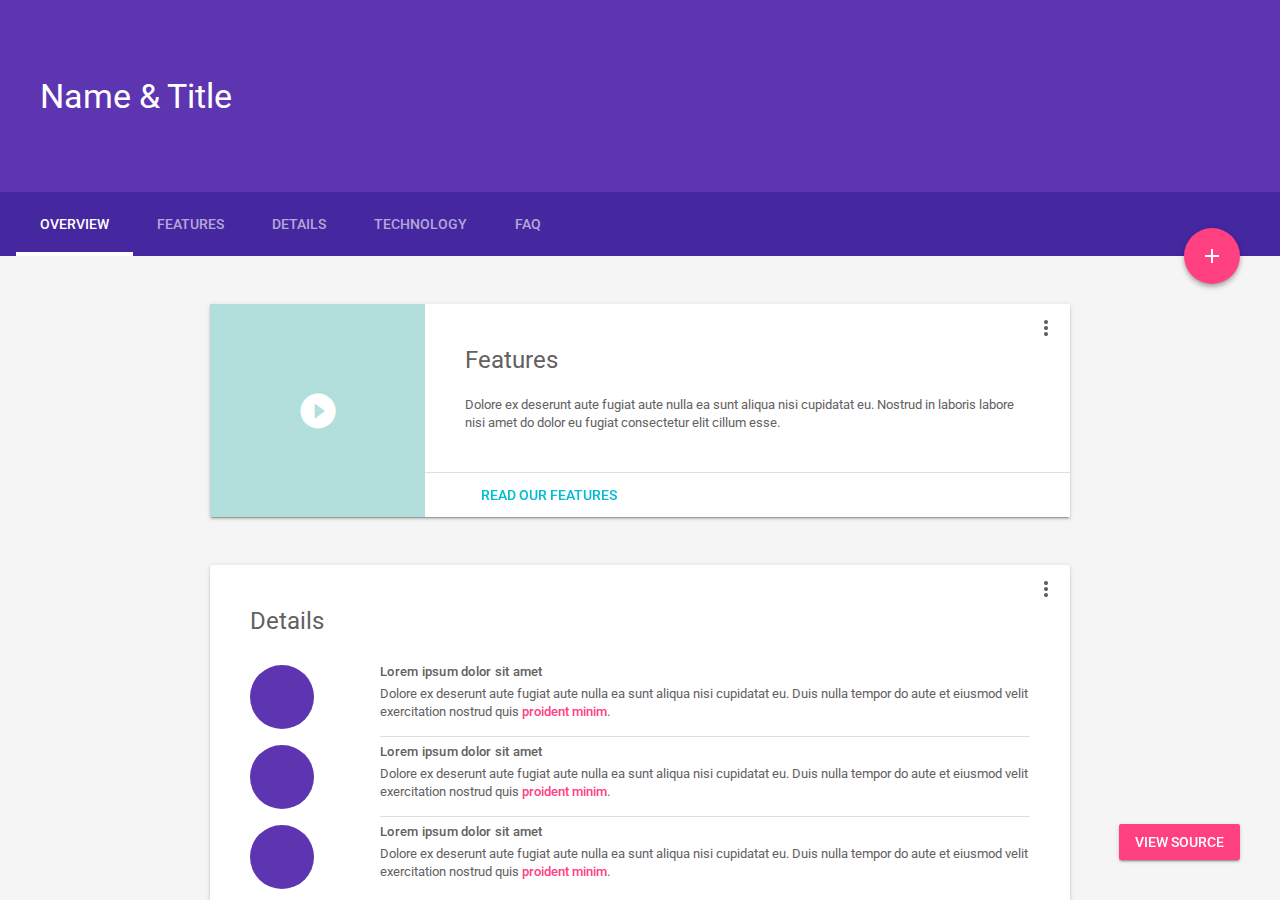
<file: public/templates/text-only/index.html>
<!doctype html>
<!--
  Material Design Lite
  Copyright 2015 Google Inc. All rights reserved.

  Licensed under the Apache License, Version 2.0 (the "License");
  you may not use this file except in compliance with the License.
  You may obtain a copy of the License at

      https://www.apache.org/licenses/LICENSE-2.0

  Unless required by applicable law or agreed to in writing, software
  distributed under the License is distributed on an "AS IS" BASIS,
  WITHOUT WARRANTIES OR CONDITIONS OF ANY KIND, either express or implied.
  See the License for the specific language governing permissions and
  limitations under the License
-->
<html lang="en">
  <head>
    <meta charset="utf-8">
    <meta http-equiv="X-UA-Compatible" content="IE=edge">
    <meta name="description" content="A front-end template that helps you build fast, modern mobile web apps.">
    <meta name="viewport" content="width=device-width, initial-scale=1">
    <title>Material Design Lite</title>

    <!-- Add to homescreen for Chrome on Android -->
    <meta name="mobile-web-app-capable" content="yes">
    <link rel="icon" sizes="192x192" href="images/android-desktop.png">

    <!-- Add to homescreen for Safari on iOS -->
    <meta name="apple-mobile-web-app-capable" content="yes">
    <meta name="apple-mobile-web-app-status-bar-style" content="black">
    <meta name="apple-mobile-web-app-title" content="Material Design Lite">
    <link rel="apple-touch-icon-precomposed" href="images/ios-desktop.png">

    <!-- Tile icon for Win8 (144x144 + tile color) -->
    <meta name="msapplication-TileImage" content="images/touch/ms-touch-icon-144x144-precomposed.png">
    <meta name="msapplication-TileColor" content="#3372DF">

    <link rel="shortcut icon" href="images/favicon.png">

    <!-- SEO: If your mobile URL is different from the desktop URL, add a canonical link to the desktop page https://developers.google.com/webmasters/smartphone-sites/feature-phones -->
    <!--
    <link rel="canonical" href="http://www.example.com/">
    -->

    <link href="https://fonts.googleapis.com/css?family=Roboto:regular,bold,italic,thin,light,bolditalic,black,medium&amp;lang=en" rel="stylesheet">
    <link href="https://fonts.googleapis.com/icon?family=Material+Icons"
      rel="stylesheet">
    <link rel="stylesheet" href="material.min.css">
    <link rel="stylesheet" href="styles.css">
    <style>
    #view-source {
      position: fixed;
      display: block;
      right: 0;
      bottom: 0;
      margin-right: 40px;
      margin-bottom: 40px;
      z-index: 900;
    }
    </style>
  </head>
  <body class="mdl-demo mdl-color--grey-100 mdl-color-text--grey-700 mdl-base">
    <div class="mdl-layout mdl-js-layout mdl-layout--fixed-header">
      <header class="mdl-layout__header mdl-layout__header--scroll mdl-color--primary">
        <div class="mdl-layout--large-screen-only mdl-layout__header-row">
        </div>
        <div class="mdl-layout--large-screen-only mdl-layout__header-row">
          <h3>Name &amp; Title</h3>
        </div>
        <div class="mdl-layout--large-screen-only mdl-layout__header-row">
        </div>
        <div class="mdl-layout__tab-bar mdl-js-ripple-effect mdl-color--primary-dark">
          <a href="#overview" class="mdl-layout__tab is-active">Overview</a>
          <a href="#features" class="mdl-layout__tab">Features</a>
          <a href="#features" class="mdl-layout__tab">Details</a>
          <a href="#features" class="mdl-layout__tab">Technology</a>
          <a href="#features" class="mdl-layout__tab">FAQ</a>
          <button class="mdl-button mdl-js-button mdl-button--fab mdl-js-ripple-effect mdl-button--colored mdl-shadow--4dp mdl-color--accent" id="add">
            <i class="material-icons" role="presentation">add</i>
            <span class="visuallyhidden">Add</span>
          </button>
        </div>
      </header>
      <main class="mdl-layout__content">
        <div class="mdl-layout__tab-panel is-active" id="overview">
          <section class="section--center mdl-grid mdl-grid--no-spacing mdl-shadow--2dp">
            <header class="section__play-btn mdl-cell mdl-cell--3-col-desktop mdl-cell--2-col-tablet mdl-cell--4-col-phone mdl-color--teal-100 mdl-color-text--white">
              <i class="material-icons">play_circle_filled</i>
            </header>
            <div class="mdl-card mdl-cell mdl-cell--9-col-desktop mdl-cell--6-col-tablet mdl-cell--4-col-phone">
              <div class="mdl-card__supporting-text">
                <h4>Features</h4>
                Dolore ex deserunt aute fugiat aute nulla ea sunt aliqua nisi cupidatat eu. Nostrud in laboris labore nisi amet do dolor eu fugiat consectetur elit cillum esse.
              </div>
              <div class="mdl-card__actions">
                <a href="#" class="mdl-button">Read our features</a>
              </div>
            </div>
            <button class="mdl-button mdl-js-button mdl-js-ripple-effect mdl-button--icon" id="btn1">
              <i class="material-icons">more_vert</i>
            </button>
            <ul class="mdl-menu mdl-js-menu mdl-menu--bottom-right" for="btn1">
              <li class="mdl-menu__item">Lorem</li>
              <li class="mdl-menu__item" disabled>Ipsum</li>
              <li class="mdl-menu__item">Dolor</li>
            </ul>
          </section>
          <section class="section--center mdl-grid mdl-grid--no-spacing mdl-shadow--2dp">
            <div class="mdl-card mdl-cell mdl-cell--12-col">
              <div class="mdl-card__supporting-text mdl-grid mdl-grid--no-spacing">
                <h4 class="mdl-cell mdl-cell--12-col">Details</h4>
                <div class="section__circle-container mdl-cell mdl-cell--2-col mdl-cell--1-col-phone">
                  <div class="section__circle-container__circle mdl-color--primary"></div>
                </div>
                <div class="section__text mdl-cell mdl-cell--10-col-desktop mdl-cell--6-col-tablet mdl-cell--3-col-phone">
                  <h5>Lorem ipsum dolor sit amet</h5>
                  Dolore ex deserunt aute fugiat aute nulla ea sunt aliqua nisi cupidatat eu. Duis nulla tempor do aute et eiusmod velit exercitation nostrud quis <a href="#">proident minim</a>.
                </div>
                <div class="section__circle-container mdl-cell mdl-cell--2-col mdl-cell--1-col-phone">
                  <div class="section__circle-container__circle mdl-color--primary"></div>
                </div>
                <div class="section__text mdl-cell mdl-cell--10-col-desktop mdl-cell--6-col-tablet mdl-cell--3-col-phone">
                  <h5>Lorem ipsum dolor sit amet</h5>
                  Dolore ex deserunt aute fugiat aute nulla ea sunt aliqua nisi cupidatat eu. Duis nulla tempor do aute et eiusmod velit exercitation nostrud quis <a href="#">proident minim</a>.
                </div>
                <div class="section__circle-container mdl-cell mdl-cell--2-col mdl-cell--1-col-phone">
                  <div class="section__circle-container__circle mdl-color--primary"></div>
                </div>
                <div class="section__text mdl-cell mdl-cell--10-col-desktop mdl-cell--6-col-tablet mdl-cell--3-col-phone">
                  <h5>Lorem ipsum dolor sit amet</h5>
                  Dolore ex deserunt aute fugiat aute nulla ea sunt aliqua nisi cupidatat eu. Duis nulla tempor do aute et eiusmod velit exercitation nostrud quis <a href="#">proident minim</a>.
                </div>
              </div>
              <div class="mdl-card__actions">
                <a href="#" class="mdl-button">Read our features</a>
              </div>
            </div>
            <button class="mdl-button mdl-js-button mdl-js-ripple-effect mdl-button--icon" id="btn2">
              <i class="material-icons">more_vert</i>
            </button>
            <ul class="mdl-menu mdl-js-menu mdl-menu--bottom-right" for="btn2">
              <li class="mdl-menu__item">Lorem</li>
              <li class="mdl-menu__item" disabled>Ipsum</li>
              <li class="mdl-menu__item">Dolor</li>
            </ul>
          </section>
          <section class="section--center mdl-grid mdl-grid--no-spacing mdl-shadow--2dp">
            <div class="mdl-card mdl-cell mdl-cell--12-col">
              <div class="mdl-card__supporting-text">
                <h4>Technology</h4>
                Dolore ex deserunt aute fugiat aute nulla ea sunt aliqua nisi cupidatat eu. Nostrud in laboris labore nisi amet do dolor eu fugiat consectetur elit cillum esse. Pariatur occaecat nisi laboris tempor laboris eiusmod qui id Lorem esse commodo in. Exercitation aute dolore deserunt culpa consequat elit labore incididunt elit anim.
              </div>
              <div class="mdl-card__actions">
                <a href="#" class="mdl-button">Read our features</a>
              </div>
            </div>
            <button class="mdl-button mdl-js-button mdl-js-ripple-effect mdl-button--icon" id="btn3">
              <i class="material-icons">more_vert</i>
            </button>
            <ul class="mdl-menu mdl-js-menu mdl-menu--bottom-right" for="btn3">
              <li class="mdl-menu__item">Lorem</li>
              <li class="mdl-menu__item" disabled>Ipsum</li>
              <li class="mdl-menu__item">Dolor</li>
            </ul>
          </section>
          <section class="section--footer mdl-color--white mdl-grid">
            <div class="section__circle-container mdl-cell mdl-cell--2-col mdl-cell--1-col-phone">
              <div class="section__circle-container__circle mdl-color--accent section__circle--big"></div>
            </div>
            <div class="section__text mdl-cell mdl-cell--4-col-desktop mdl-cell--6-col-tablet mdl-cell--3-col-phone">
              <h5>Lorem ipsum dolor sit amet</h5>
              Qui sint ut et qui nisi cupidatat. Reprehenderit nostrud proident officia exercitation anim et pariatur ex.
            </div>
            <div class="section__circle-container mdl-cell mdl-cell--2-col mdl-cell--1-col-phone">
              <div class="section__circle-container__circle mdl-color--accent section__circle--big"></div>
            </div>
            <div class="section__text mdl-cell mdl-cell--4-col-desktop mdl-cell--6-col-tablet mdl-cell--3-col-phone">
              <h5>Lorem ipsum dolor sit amet</h5>
              Qui sint ut et qui nisi cupidatat. Reprehenderit nostrud proident officia exercitation anim et pariatur ex.
            </div>
          </section>
        </div>
        <div class="mdl-layout__tab-panel" id="features">
          <section class="section--center mdl-grid mdl-grid--no-spacing">
            <div class="mdl-cell mdl-cell--12-col">
              <h4>Features</h4>
              Minim duis incididunt est cillum est ex occaecat consectetur. Qui sint ut et qui nisi cupidatat. Reprehenderit nostrud proident officia exercitation anim et pariatur ex.
              <ul class="toc">
                <h4>Contents</h4>
                <a href="#lorem1">Lorem ipsum</a>
                <a href="#lorem2">Lorem ipsum</a>
                <a href="#lorem3">Lorem ipsum</a>
                <a href="#lorem4">Lorem ipsum</a>
                <a href="#lorem5">Lorem ipsum</a>
              </ul>

              <h5 id="lorem1">Lorem ipsum dolor sit amet</h5>
              Excepteur et pariatur officia veniam anim culpa cupidatat consequat ad velit culpa est non.
              <ul>
                <li>Nisi qui nisi duis commodo duis reprehenderit consequat velit aliquip.</li>
                <li>Dolor consectetur incididunt in ipsum laborum non et irure pariatur excepteur anim occaecat officia sint.</li>
                <li>Lorem labore proident officia excepteur do.</li>
              </ul>

              <p>
                Sit qui est voluptate proident minim cillum in aliquip cupidatat labore pariatur id tempor id. Proident occaecat occaecat sint mollit tempor duis dolor cillum anim. Dolore sunt ea mollit fugiat in aliqua consequat nostrud aliqua ut irure in dolore. Proident aliqua culpa sint sint exercitation. Non proident occaecat reprehenderit veniam et proident dolor id culpa ea tempor do dolor. Nulla adipisicing qui fugiat id dolor. Nostrud magna voluptate irure veniam veniam labore ipsum deserunt adipisicing laboris amet eu irure. Sunt dolore nisi velit sit id. Nostrud voluptate labore proident cupidatat enim amet Lorem officia magna excepteur occaecat eu qui. Exercitation culpa deserunt non et tempor et non.
              </p>
              <p>
                Do dolor eiusmod eu mollit dolore nostrud deserunt cillum irure esse sint irure fugiat exercitation. Magna sit voluptate id in tempor elit veniam enim cupidatat ea labore elit. Aliqua pariatur eu nulla labore magna dolore mollit occaecat sint commodo culpa. Eu non minim duis pariatur Lorem quis exercitation. Sunt qui ex incididunt sit anim incididunt sit elit ad officia id.
              </p>
              <p id="lorem2">
                Tempor voluptate ex consequat fugiat aliqua. Do sit et reprehenderit culpa deserunt culpa. Excepteur quis minim mollit irure nulla excepteur enim quis in laborum. Aliqua elit voluptate ad deserunt nulla reprehenderit adipisicing sint. Est in eiusmod exercitation esse commodo. Ea reprehenderit exercitation veniam adipisicing minim nostrud. Veniam dolore ex ea occaecat non enim minim id ut aliqua adipisicing ad. Occaecat excepteur aliqua tempor cupidatat aute dolore deserunt ipsum qui incididunt aliqua occaecat sit quis. Culpa sint aliqua aliqua reprehenderit veniam irure fugiat ea ad.
              </p>
              <p>
                Eu minim fugiat laborum irure veniam Lorem aliqua enim. Aliqua veniam incididunt consequat irure consequat tempor do nisi deserunt. Elit dolore ad quis consectetur sint laborum anim magna do nostrud amet. Ea nulla sit consequat quis qui irure dolor. Sint deserunt excepteur consectetur magna irure. Dolor tempor exercitation dolore pariatur incididunt ut laboris fugiat ipsum sunt veniam aute sunt labore. Non dolore sit nostrud eu ad excepteur cillum eu ex Lorem duis.
              </p>
              <p>
                Id occaecat velit non ipsum occaecat aliqua quis ut. Eiusmod est magna non esse est ex incididunt aute ullamco. Cillum excepteur sint ipsum qui quis velit incididunt amet. Qui deserunt anim enim laborum cillum reprehenderit duis mollit amet ad officia enim. Minim sint et quis aliqua aliqua do minim officia dolor deserunt ipsum laboris. Nulla nisi voluptate consectetur est voluptate et amet. Occaecat ut quis adipisicing ad enim. Magna est magna sit duis proident veniam reprehenderit fugiat reprehenderit enim velit ex. Ullamco laboris culpa irure aliquip ad Lorem consequat veniam ad ipsum eu. Ipsum culpa dolore sunt officia laborum quis.
              </p>

              <h5 id="lorem3">Lorem ipsum dolor sit amet</h5>

              <p id="lorem4">
                Eiusmod nulla aliquip ipsum reprehenderit nostrud non excepteur mollit amet esse est est dolor. Dolore quis pariatur sit consectetur veniam esse ullamco duis Lorem qui enim ut veniam. Officia deserunt minim duis laborum dolor in velit pariatur commodo ullamco eu. Aute adipisicing ad duis labore laboris do mollit dolor cillum sunt aliqua ullamco. Esse tempor quis cillum consequat reprehenderit. Adipisicing proident anim eu sint elit aliqua anim dolore cupidatat fugiat aliquip qui.
              </p>
              <p id="lorem5">
                Nisi eiusmod esse cupidatat excepteur exercitation ipsum reprehenderit nostrud deserunt aliqua ullamco. Anim est irure commodo eiusmod pariatur officia. Est dolor ipsum excepteur magna aliqua ad veniam irure qui occaecat eiusmod aute fugiat commodo. Quis mollit incididunt amet sit minim velit eu fugiat voluptate excepteur. Sit minim id pariatur ex cupidatat cupidatat nostrud nostrud ipsum.
              </p>
              <p>
                Enim ea officia excepteur ad veniam id reprehenderit eiusmod esse mollit consequat. Esse non aute ullamco Lorem aliqua qui dolore irure eiusmod aute aliqua proident labore aliqua. Ipsum voluptate voluptate exercitation laborum deserunt nulla elit aliquip et minim ex veniam. Duis cupidatat aute sunt officia mollit dolor ad elit ad aute labore nostrud duis pariatur. In est sint voluptate consectetur velit ea non labore. Ut duis ea aliqua consequat nulla laboris fugiat aute id culpa proident. Minim eiusmod laboris enim Lorem nisi excepteur mollit voluptate enim labore reprehenderit officia mollit.
              </p>
              <p>
                Cupidatat labore nisi ut sunt voluptate quis sunt qui ad Lorem esse nisi. Ex esse velit ullamco incididunt occaecat dolore veniam tempor minim adipisicing amet. Consequat in exercitation est elit anim consequat cillum sint labore cillum. Aliquip mollit laboris ad labore anim.
              </p>
            </div>
          </section>
        </div>
        <footer class="mdl-mega-footer">
          <div class="mdl-mega-footer--middle-section">
            <div class="mdl-mega-footer--drop-down-section">
              <input class="mdl-mega-footer--heading-checkbox" type="checkbox" checked>
              <h1 class="mdl-mega-footer--heading">Features</h1>
              <ul class="mdl-mega-footer--link-list">
                <li><a href="#">About</a></li>
                <li><a href="#">Terms</a></li>
                <li><a href="#">Partners</a></li>
                <li><a href="#">Updates</a></li>
              </ul>
            </div>
            <div class="mdl-mega-footer--drop-down-section">
              <input class="mdl-mega-footer--heading-checkbox" type="checkbox" checked>
              <h1 class="mdl-mega-footer--heading">Details</h1>
              <ul class="mdl-mega-footer--link-list">
                <li><a href="#">Spec</a></li>
                <li><a href="#">Tools</a></li>
                <li><a href="#">Resources</a></li>
              </ul>
            </div>
            <div class="mdl-mega-footer--drop-down-section">
              <input class="mdl-mega-footer--heading-checkbox" type="checkbox" checked>
              <h1 class="mdl-mega-footer--heading">Technology</h1>
              <ul class="mdl-mega-footer--link-list">
                <li><a href="#">How it works</a></li>
                <li><a href="#">Patterns</a></li>
                <li><a href="#">Usage</a></li>
                <li><a href="#">Products</a></li>
                <li><a href="#">Contracts</a></li>
              </ul>
            </div>
            <div class="mdl-mega-footer--drop-down-section">
              <input class="mdl-mega-footer--heading-checkbox" type="checkbox" checked>
              <h1 class="mdl-mega-footer--heading">FAQ</h1>
              <ul class="mdl-mega-footer--link-list">
                <li><a href="#">Questions</a></li>
                <li><a href="#">Answers</a></li>
                <li><a href="#">Contact us</a></li>
              </ul>
            </div>
          </div>
          <div class="mdl-mega-footer--bottom-section">
            <div class="mdl-logo">
              More Information
            </div>
            <ul class="mdl-mega-footer--link-list">
              <li><a href="https://developers.google.com/web/starter-kit/">Web Starter Kit</a></li>
              <li><a href="#">Help</a></li>
              <li><a href="#">Privacy and Terms</a></li>
            </ul>
          </div>
        </footer>
      </main>
    </div>
    <a href="https://github.com/google/material-design-lite/blob/master/templates/text-only/" target="_blank" id="view-source" class="mdl-button mdl-js-button mdl-button--raised mdl-js-ripple-effect mdl-color--accent mdl-color-text--accent-contrast">View Source</a>
    <script src="../../material.min.js"></script>
  </body>
</html>
</file>
<file: public/material.css>
/**
 * material-design-lite - Material Design Components in CSS, JS and HTML
 * @version v1.0.6
 * @license Apache-2.0
 * @copyright 2015 Google, Inc.
 * @link https://github.com/google/material-design-lite
 */
@charset "UTF-8";
/**
 * Copyright 2015 Google Inc. All Rights Reserved.
 *
 * Licensed under the Apache License, Version 2.0 (the "License");
 * you may not use this file except in compliance with the License.
 * You may obtain a copy of the License at
 *
 *      http://www.apache.org/licenses/LICENSE-2.0
 *
 * Unless required by applicable law or agreed to in writing, software
 * distributed under the License is distributed on an "AS IS" BASIS,
 * WITHOUT WARRANTIES OR CONDITIONS OF ANY KIND, either express or implied.
 * See the License for the specific language governing permissions and
 * limitations under the License.
 */
/* Material Design Lite */
/**
 * Copyright 2015 Google Inc. All Rights Reserved.
 *
 * Licensed under the Apache License, Version 2.0 (the "License");
 * you may not use this file except in compliance with the License.
 * You may obtain a copy of the License at
 *
 *      http://www.apache.org/licenses/LICENSE-2.0
 *
 * Unless required by applicable law or agreed to in writing, software
 * distributed under the License is distributed on an "AS IS" BASIS,
 * WITHOUT WARRANTIES OR CONDITIONS OF ANY KIND, either express or implied.
 * See the License for the specific language governing permissions and
 * limitations under the License.
 */
/*------------------------------------*    $CONTENTS
\*------------------------------------*/
/**
 * STYLE GUIDE VARIABLES------------------Declarations of Sass variables
 * -----Typography
 * -----Colors
 * -----Textfield
 * -----Switch
 * -----Spinner
 * -----Radio
 * -----Menu
 * -----List
 * -----Layout
 * -----Icon toggles
 * -----Footer
 * -----Column
 * -----Checkbox
 * -----Card
 * -----Button
 * -----Animation
 * -----Progress
 * -----Badge
 * -----Shadows
 * -----Grid
 * -----Data table
 */
/* ==========  TYPOGRAPHY  ========== */
/* We're splitting fonts into "preferred" and "performance" in order to optimize
   page loading. For important text, such as the body, we want it to load
   immediately and not wait for the web font load, whereas for other sections,
   such as headers and titles, we're OK with things taking a bit longer to load.
   We do have some optional classes and parameters in the mixins, in case you
   definitely want to make sure you're using the preferred font and don't mind
   the performance hit.
   We should be able to improve on this once CSS Font Loading L3 becomes more
   widely available.
*/
/* ==========  COLORS  ========== */
/**
*
* Material design color palettes.
* @see http://www.google.com/design/spec/style/color.html
*
**/
/**
 * Copyright 2015 Google Inc. All Rights Reserved.
 *
 * Licensed under the Apache License, Version 2.0 (the "License");
 * you may not use this file except in compliance with the License.
 * You may obtain a copy of the License at
 *
 *      http://www.apache.org/licenses/LICENSE-2.0
 *
 * Unless required by applicable law or agreed to in writing, software
 * distributed under the License is distributed on an "AS IS" BASIS,
 * WITHOUT WARRANTIES OR CONDITIONS OF ANY KIND, either express or implied.
 * See the License for the specific language governing permissions and
 * limitations under the License.
 */
/* ==========  Color Palettes  ========== */
/* colors.scss */
/**
 * Copyright 2015 Google Inc. All Rights Reserved.
 *
 * Licensed under the Apache License, Version 2.0 (the "License");
 * you may not use this file except in compliance with the License.
 * You may obtain a copy of the License at
 *
 *      http://www.apache.org/licenses/LICENSE-2.0
 *
 * Unless required by applicable law or agreed to in writing, software
 * distributed under the License is distributed on an "AS IS" BASIS,
 * WITHOUT WARRANTIES OR CONDITIONS OF ANY KIND, either express or implied.
 * See the License for the specific language governing permissions and
 * limitations under the License.
 */
/* ==========  IMAGES  ========== */
/* ==========  Color & Themes  ========== */
/* ==========  Typography  ========== */
/* ==========  Components  ========== */
/* ==========  Standard Buttons  ========== */
/* ==========  Icon Toggles  ========== */
/* ==========  Radio Buttons  ========== */
/* ==========  Ripple effect  ========== */
/* ==========  Layout  ========== */
/* ==========  Content Tabs  ========== */
/* ==========  Checkboxes  ========== */
/* ==========  Switches  ========== */
/* ==========  Spinner  ========== */
/* ==========  Text fields  ========== */
/* ==========  Card  ========== */
/* ==========  Sliders ========== */
/* ========== Progress ========== */
/* ==========  List ========== */
/* ==========  Item ========== */
/* ==========  Dropdown menu ========== */
/* ==========  Tooltips  ========== */
/* ==========  Footer  ========== */
/* TEXTFIELD */
/* SWITCH */
/* SPINNER */
/* RADIO */
/* MENU */
/* LIST */
/* LAYOUT */
/* ICON TOGGLE */
/* FOOTER */
/*mega-footer*/
/*mini-footer*/
/* CHECKBOX */
/* CARD */
/* Card dimensions */
/* Cover image */
/* BUTTON */
/**
 *
 * Dimensions
 *
 */
/* ANIMATION */
/* PROGRESS */
/* BADGE */
/* SHADOWS */
/* GRID */
/* DATA TABLE */
/* TOOLTIP */
/**
 * Copyright 2015 Google Inc. All Rights Reserved.
 *
 * Licensed under the Apache License, Version 2.0 (the "License");
 * you may not use this file except in compliance with the License.
 * You may obtain a copy of the License at
 *
 *      http://www.apache.org/licenses/LICENSE-2.0
 *
 * Unless required by applicable law or agreed to in writing, software
 * distributed under the License is distributed on an "AS IS" BASIS,
 * WITHOUT WARRANTIES OR CONDITIONS OF ANY KIND, either express or implied.
 * See the License for the specific language governing permissions and
 * limitations under the License.
 */
/* Typography */
/* Shadows */
/* Animations */
/**
 * Copyright 2015 Google Inc. All Rights Reserved.
 *
 * Licensed under the Apache License, Version 2.0 (the "License");
 * you may not use this file except in compliance with the License.
 * You may obtain a copy of the License at
 *
 *      http://www.apache.org/licenses/LICENSE-2.0
 *
 * Unless required by applicable law or agreed to in writing, software
 * distributed under the License is distributed on an "AS IS" BASIS,
 * WITHOUT WARRANTIES OR CONDITIONS OF ANY KIND, either express or implied.
 * See the License for the specific language governing permissions and
 * limitations under the License.
 */
/**
 * Copyright 2015 Google Inc. All Rights Reserved.
 *
 * Licensed under the Apache License, Version 2.0 (the "License");
 * you may not use this file except in compliance with the License.
 * You may obtain a copy of the License at
 *
 *      http://www.apache.org/licenses/LICENSE-2.0
 *
 * Unless required by applicable law or agreed to in writing, software
 * distributed under the License is distributed on an "AS IS" BASIS,
 * WITHOUT WARRANTIES OR CONDITIONS OF ANY KIND, either express or implied.
 * See the License for the specific language governing permissions and
 * limitations under the License.
 */
/**
 * Copyright 2015 Google Inc. All Rights Reserved.
 *
 * Licensed under the Apache License, Version 2.0 (the "License");
 * you may not use this file except in compliance with the License.
 * You may obtain a copy of the License at
 *
 *      http://www.apache.org/licenses/LICENSE-2.0
 *
 * Unless required by applicable law or agreed to in writing, software
 * distributed under the License is distributed on an "AS IS" BASIS,
 * WITHOUT WARRANTIES OR CONDITIONS OF ANY KIND, either express or implied.
 * See the License for the specific language governing permissions and
 * limitations under the License.
 */
/*------------------------------------*    $CONTENTS
\*------------------------------------*/
/**
 * STYLE GUIDE VARIABLES------------------Declarations of Sass variables
 * -----Typography
 * -----Colors
 * -----Textfield
 * -----Switch
 * -----Spinner
 * -----Radio
 * -----Menu
 * -----List
 * -----Layout
 * -----Icon toggles
 * -----Footer
 * -----Column
 * -----Checkbox
 * -----Card
 * -----Button
 * -----Animation
 * -----Progress
 * -----Badge
 * -----Shadows
 * -----Grid
 * -----Data table
 */
/* ==========  TYPOGRAPHY  ========== */
/* We're splitting fonts into "preferred" and "performance" in order to optimize
   page loading. For important text, such as the body, we want it to load
   immediately and not wait for the web font load, whereas for other sections,
   such as headers and titles, we're OK with things taking a bit longer to load.
   We do have some optional classes and parameters in the mixins, in case you
   definitely want to make sure you're using the preferred font and don't mind
   the performance hit.
   We should be able to improve on this once CSS Font Loading L3 becomes more
   widely available.
*/
/* ==========  COLORS  ========== */
/**
*
* Material design color palettes.
* @see http://www.google.com/design/spec/style/color.html
*
**/
/**
 * Copyright 2015 Google Inc. All Rights Reserved.
 *
 * Licensed under the Apache License, Version 2.0 (the "License");
 * you may not use this file except in compliance with the License.
 * You may obtain a copy of the License at
 *
 *      http://www.apache.org/licenses/LICENSE-2.0
 *
 * Unless required by applicable law or agreed to in writing, software
 * distributed under the License is distributed on an "AS IS" BASIS,
 * WITHOUT WARRANTIES OR CONDITIONS OF ANY KIND, either express or implied.
 * See the License for the specific language governing permissions and
 * limitations under the License.
 */
/* ==========  Color Palettes  ========== */
/* colors.scss */
/**
 * Copyright 2015 Google Inc. All Rights Reserved.
 *
 * Licensed under the Apache License, Version 2.0 (the "License");
 * you may not use this file except in compliance with the License.
 * You may obtain a copy of the License at
 *
 *      http://www.apache.org/licenses/LICENSE-2.0
 *
 * Unless required by applicable law or agreed to in writing, software
 * distributed under the License is distributed on an "AS IS" BASIS,
 * WITHOUT WARRANTIES OR CONDITIONS OF ANY KIND, either express or implied.
 * See the License for the specific language governing permissions and
 * limitations under the License.
 */
/* ==========  IMAGES  ========== */
/* ==========  Color & Themes  ========== */
/* ==========  Typography  ========== */
/* ==========  Components  ========== */
/* ==========  Standard Buttons  ========== */
/* ==========  Icon Toggles  ========== */
/* ==========  Radio Buttons  ========== */
/* ==========  Ripple effect  ========== */
/* ==========  Layout  ========== */
/* ==========  Content Tabs  ========== */
/* ==========  Checkboxes  ========== */
/* ==========  Switches  ========== */
/* ==========  Spinner  ========== */
/* ==========  Text fields  ========== */
/* ==========  Card  ========== */
/* ==========  Sliders ========== */
/* ========== Progress ========== */
/* ==========  List ========== */
/* ==========  Item ========== */
/* ==========  Dropdown menu ========== */
/* ==========  Tooltips  ========== */
/* ==========  Footer  ========== */
/* TEXTFIELD */
/* SWITCH */
/* SPINNER */
/* RADIO */
/* MENU */
/* LIST */
/* LAYOUT */
/* ICON TOGGLE */
/* FOOTER */
/*mega-footer*/
/*mini-footer*/
/* CHECKBOX */
/* CARD */
/* Card dimensions */
/* Cover image */
/* BUTTON */
/**
 *
 * Dimensions
 *
 */
/* ANIMATION */
/* PROGRESS */
/* BADGE */
/* SHADOWS */
/* GRID */
/* DATA TABLE */
/* TOOLTIP */
/*
 * What follows is the result of much research on cross-browser styling.
 * Credit left inline and big thanks to Nicolas Gallagher, Jonathan Neal,
 * Kroc Camen, and the H5BP dev community and team.
 */
/* ==========================================================================
   Base styles: opinionated defaults
   ========================================================================== */
html {
  color: rgba(0,0,0, 0.87);
  font-size: 1em;
  line-height: 1.4; }

/*
 * Remove text-shadow in selection highlight:
 * https://twitter.com/miketaylr/status/12228805301
 *
 * These selection rule sets have to be separate.
 * Customize the background color to match your design.
 */
::-moz-selection {
  background: #b3d4fc;
  text-shadow: none; }
::selection {
  background: #b3d4fc;
  text-shadow: none; }

/*
 * A better looking default horizontal rule
 */
hr {
  display: block;
  height: 1px;
  border: 0;
  border-top: 1px solid #ccc;
  margin: 1em 0;
  padding: 0; }

/*
 * Remove the gap between audio, canvas, iframes,
 * images, videos and the bottom of their containers:
 * https://github.com/h5bp/html5-boilerplate/issues/440
 */
audio,
canvas,
iframe,
img,
svg,
video {
  vertical-align: middle; }

/*
 * Remove default fieldset styles.
 */
fieldset {
  border: 0;
  margin: 0;
  padding: 0; }

/*
 * Allow only vertical resizing of textareas.
 */
textarea {
  resize: vertical; }

/* ==========================================================================
   Browser Upgrade Prompt
   ========================================================================== */
.browserupgrade {
  margin: 0.2em 0;
  background: #ccc;
  color: #000;
  padding: 0.2em 0; }

/* ==========================================================================
   Author's custom styles
   ========================================================================== */
/* ==========================================================================
   Helper classes
   ========================================================================== */
/*
 * Hide visually and from screen readers:
 */
.hidden {
  display: none !important; }

/*
 * Hide only visually, but have it available for screen readers:
 * http://snook.ca/archives/html_and_css/hiding-content-for-accessibility
 */
.visuallyhidden {
  border: 0;
  clip: rect(0 0 0 0);
  height: 1px;
  margin: -1px;
  overflow: hidden;
  padding: 0;
  position: absolute;
  width: 1px; }

/*
 * Extends the .visuallyhidden class to allow the element
 * to be focusable when navigated to via the keyboard:
 * https://www.drupal.org/node/897638
 */
.visuallyhidden.focusable:active,
.visuallyhidden.focusable:focus {
  clip: auto;
  height: auto;
  margin: 0;
  overflow: visible;
  position: static;
  width: auto; }

/*
 * Hide visually and from screen readers, but maintain layout
 */
.invisible {
  visibility: hidden; }

/*
 * Clearfix: contain floats
 *
 * For modern browsers
 * 1. The space content is one way to avoid an Opera bug when the
 *    `contenteditable` attribute is included anywhere else in the document.
 *    Otherwise it causes space to appear at the top and bottom of elements
 *    that receive the `clearfix` class.
 * 2. The use of `table` rather than `block` is only necessary if using
 *    `:before` to contain the top-margins of child elements.
 */
.clearfix:before,
.clearfix:after {
  content: " ";
  /* 1 */
  display: table;
  /* 2 */ }

.clearfix:after {
  clear: both; }

/* ==========================================================================
   EXAMPLE Media Queries for Responsive Design.
   These examples override the primary ('mobile first') styles.
   Modify as content requires.
   ========================================================================== */
/* ==========================================================================
   Print styles.
   Inlined to avoid the additional HTTP request:
   http://www.phpied.com/delay-loading-your-print-css/
   ========================================================================== */
@media print {
  *,
  *:before,
  *:after,
  *:first-letter,
  *:first-line {
    background: transparent !important;
    color: #000 !important;
    /* Black prints faster: http://www.sanbeiji.com/archives/953 */
    box-shadow: none !important;
    text-shadow: none !important; }
  a,
  a:visited {
    text-decoration: underline; }
  a[href]:after {
    content: " (" attr(href) ")"; }
  abbr[title]:after {
    content: " (" attr(title) ")"; }
  /*
     * Don't show links that are fragment identifiers,
     * or use the `javascript:` pseudo protocol
     */
  a[href^="#"]:after,
  a[href^="javascript:"]:after {
    content: ""; }
  pre,
  blockquote {
    border: 1px solid #999;
    page-break-inside: avoid; }
  /*
     * Printing Tables:
     * http://css-discuss.incutio.com/wiki/Printing_Tables
     */
  thead {
    display: table-header-group; }
  tr,
  img {
    page-break-inside: avoid; }
  img {
    max-width: 100% !important; }
  p,
  h2,
  h3 {
    orphans: 3;
    widows: 3; }
  h2,
  h3 {
    page-break-after: avoid; } }

/**
 * Copyright 2015 Google Inc. All Rights Reserved.
 *
 * Licensed under the Apache License, Version 2.0 (the "License");
 * you may not use this file except in compliance with the License.
 * You may obtain a copy of the License at
 *
 *      http://www.apache.org/licenses/LICENSE-2.0
 *
 * Unless required by applicable law or agreed to in writing, software
 * distributed under the License is distributed on an "AS IS" BASIS,
 * WITHOUT WARRANTIES OR CONDITIONS OF ANY KIND, either express or implied.
 * See the License for the specific language governing permissions and
 * limitations under the License.
 */
/* Remove the unwanted box around FAB buttons */
/* More info: http://goo.gl/IPwKi */
a, .mdl-accordion, .mdl-button, .mdl-card, .mdl-checkbox, .mdl-dropdown-menu,
.mdl-icon-toggle, .mdl-item, .mdl-radio, .mdl-slider, .mdl-switch, .mdl-tabs__tab {
  -webkit-tap-highlight-color: transparent;
  -webkit-tap-highlight-color: rgba(255, 255, 255, 0); }

/*
 * Make html take up the entire screen
 * Then set touch-action to avoid touch delay on mobile IE
 */
html {
  width: 100%;
  height: 100%;
  -ms-touch-action: manipulation;
  touch-action: manipulation; }

/*
* Make body take up the entire screen
* Remove body margin so layout containers don't cause extra overflow.
*/
body {
  width: 100%;
  min-height: 100%;
  margin: 0; }

/*
 * Main display reset for IE support.
 * Source: http://weblog.west-wind.com/posts/2015/Jan/12/main-HTML5-Tag-not-working-in-Internet-Explorer-91011
 */
main {
  display: block; }

/*
* Apply no display to elements with the hidden attribute.
* IE 9 and 10 support.
*/
*[hidden] {
  display: none !important; }

/**
 * Copyright 2015 Google Inc. All Rights Reserved.
 *
 * Licensed under the Apache License, Version 2.0 (the "License");
 * you may not use this file except in compliance with the License.
 * You may obtain a copy of the License at
 *
 *      http://www.apache.org/licenses/LICENSE-2.0
 *
 * Unless required by applicable law or agreed to in writing, software
 * distributed under the License is distributed on an "AS IS" BASIS,
 * WITHOUT WARRANTIES OR CONDITIONS OF ANY KIND, either express or implied.
 * See the License for the specific language governing permissions and
 * limitations under the License.
 */
/**
 * Copyright 2015 Google Inc. All Rights Reserved.
 *
 * Licensed under the Apache License, Version 2.0 (the "License");
 * you may not use this file except in compliance with the License.
 * You may obtain a copy of the License at
 *
 *      http://www.apache.org/licenses/LICENSE-2.0
 *
 * Unless required by applicable law or agreed to in writing, software
 * distributed under the License is distributed on an "AS IS" BASIS,
 * WITHOUT WARRANTIES OR CONDITIONS OF ANY KIND, either express or implied.
 * See the License for the specific language governing permissions and
 * limitations under the License.
 */
/*------------------------------------*    $CONTENTS
\*------------------------------------*/
/**
 * STYLE GUIDE VARIABLES------------------Declarations of Sass variables
 * -----Typography
 * -----Colors
 * -----Textfield
 * -----Switch
 * -----Spinner
 * -----Radio
 * -----Menu
 * -----List
 * -----Layout
 * -----Icon toggles
 * -----Footer
 * -----Column
 * -----Checkbox
 * -----Card
 * -----Button
 * -----Animation
 * -----Progress
 * -----Badge
 * -----Shadows
 * -----Grid
 * -----Data table
 */
/* ==========  TYPOGRAPHY  ========== */
/* We're splitting fonts into "preferred" and "performance" in order to optimize
   page loading. For important text, such as the body, we want it to load
   immediately and not wait for the web font load, whereas for other sections,
   such as headers and titles, we're OK with things taking a bit longer to load.
   We do have some optional classes and parameters in the mixins, in case you
   definitely want to make sure you're using the preferred font and don't mind
   the performance hit.
   We should be able to improve on this once CSS Font Loading L3 becomes more
   widely available.
*/
/* ==========  COLORS  ========== */
/**
*
* Material design color palettes.
* @see http://www.google.com/design/spec/style/color.html
*
**/
/**
 * Copyright 2015 Google Inc. All Rights Reserved.
 *
 * Licensed under the Apache License, Version 2.0 (the "License");
 * you may not use this file except in compliance with the License.
 * You may obtain a copy of the License at
 *
 *      http://www.apache.org/licenses/LICENSE-2.0
 *
 * Unless required by applicable law or agreed to in writing, software
 * distributed under the License is distributed on an "AS IS" BASIS,
 * WITHOUT WARRANTIES OR CONDITIONS OF ANY KIND, either express or implied.
 * See the License for the specific language governing permissions and
 * limitations under the License.
 */
/* ==========  Color Palettes  ========== */
/* colors.scss */
/**
 * Copyright 2015 Google Inc. All Rights Reserved.
 *
 * Licensed under the Apache License, Version 2.0 (the "License");
 * you may not use this file except in compliance with the License.
 * You may obtain a copy of the License at
 *
 *      http://www.apache.org/licenses/LICENSE-2.0
 *
 * Unless required by applicable law or agreed to in writing, software
 * distributed under the License is distributed on an "AS IS" BASIS,
 * WITHOUT WARRANTIES OR CONDITIONS OF ANY KIND, either express or implied.
 * See the License for the specific language governing permissions and
 * limitations under the License.
 */
/* ==========  IMAGES  ========== */
/* ==========  Color & Themes  ========== */
/* ==========  Typography  ========== */
/* ==========  Components  ========== */
/* ==========  Standard Buttons  ========== */
/* ==========  Icon Toggles  ========== */
/* ==========  Radio Buttons  ========== */
/* ==========  Ripple effect  ========== */
/* ==========  Layout  ========== */
/* ==========  Content Tabs  ========== */
/* ==========  Checkboxes  ========== */
/* ==========  Switches  ========== */
/* ==========  Spinner  ========== */
/* ==========  Text fields  ========== */
/* ==========  Card  ========== */
/* ==========  Sliders ========== */
/* ========== Progress ========== */
/* ==========  List ========== */
/* ==========  Item ========== */
/* ==========  Dropdown menu ========== */
/* ==========  Tooltips  ========== */
/* ==========  Footer  ========== */
/* TEXTFIELD */
/* SWITCH */
/* SPINNER */
/* RADIO */
/* MENU */
/* LIST */
/* LAYOUT */
/* ICON TOGGLE */
/* FOOTER */
/*mega-footer*/
/*mini-footer*/
/* CHECKBOX */
/* CARD */
/* Card dimensions */
/* Cover image */
/* BUTTON */
/**
 *
 * Dimensions
 *
 */
/* ANIMATION */
/* PROGRESS */
/* BADGE */
/* SHADOWS */
/* GRID */
/* DATA TABLE */
/* TOOLTIP */
/**
 * Copyright 2015 Google Inc. All Rights Reserved.
 *
 * Licensed under the Apache License, Version 2.0 (the "License");
 * you may not use this file except in compliance with the License.
 * You may obtain a copy of the License at
 *
 *      http://www.apache.org/licenses/LICENSE-2.0
 *
 * Unless required by applicable law or agreed to in writing, software
 * distributed under the License is distributed on an "AS IS" BASIS,
 * WITHOUT WARRANTIES OR CONDITIONS OF ANY KIND, either express or implied.
 * See the License for the specific language governing permissions and
 * limitations under the License.
 */
/* Typography */
/* Shadows */
/* Animations */
html, body {
  font-family: "Helvetica", "Arial", sans-serif;
  font-size: 14px;
  font-weight: 400;
  line-height: 20px; }

h1, h2, h3, h4, h5, h6, p {
  margin: 0;
  padding: 0; }

/**
  * Styles for HTML elements
  */
h1 small, h2 small, h3 small, h4 small, h5 small, h6 small {
  font-family: "Roboto", "Helvetica", "Arial", sans-serif;
  font-size: 56px;
  font-weight: 400;
  line-height: 1.35;
  letter-spacing: -0.02em;
  opacity: 0.54;
  font-size: 0.6em; }

h1 {
  font-family: "Roboto", "Helvetica", "Arial", sans-serif;
  font-size: 56px;
  font-weight: 400;
  line-height: 1.35;
  letter-spacing: -0.02em;
  margin-top: 24px;
  margin-bottom: 24px; }

h2 {
  font-family: "Roboto", "Helvetica", "Arial", sans-serif;
  font-size: 45px;
  font-weight: 400;
  line-height: 48px;
  margin-top: 24px;
  margin-bottom: 24px; }

h3 {
  font-family: "Roboto", "Helvetica", "Arial", sans-serif;
  font-size: 34px;
  font-weight: 400;
  line-height: 40px;
  margin-top: 24px;
  margin-bottom: 24px; }

h4 {
  font-family: "Roboto", "Helvetica", "Arial", sans-serif;
  font-size: 24px;
  font-weight: 400;
  line-height: 32px;
  -moz-osx-font-smoothing: grayscale;
  margin-top: 24px;
  margin-bottom: 16px; }

h5 {
  font-family: "Roboto", "Helvetica", "Arial", sans-serif;
  font-size: 20px;
  font-weight: 500;
  line-height: 1;
  letter-spacing: 0.02em;
  margin-top: 24px;
  margin-bottom: 16px; }

h6 {
  font-family: "Roboto", "Helvetica", "Arial", sans-serif;
  font-size: 19px;
  font-weight: 400;
  line-height: 0px;
  letter-spacing: 0.04em;
  margin-top: 20px;
  margin-bottom: 16px;
  margin-left: 30px;
}

p {
  font-size: 14px;
  font-weight: 400;
  line-height: 24px;
  letter-spacing: 0;
  margin-bottom: 16px; }

a {
  color: rgb(255,64,129);
  font-weight: 500; }

blockquote {
  font-family: "Roboto", "Helvetica", "Arial", sans-serif;
  position: relative;
  font-size: 24px;
  font-weight: 300;
  font-style: italic;
  line-height: 1.35;
  letter-spacing: 0.08em; }
  blockquote:before {
    position: absolute;
    left: -0.5em;
    content: '“'; }
  blockquote:after {
    content: '”';
    margin-left: -0.05em; }

mark {
  background-color: #f4ff81; }

dt {
  font-weight: 700; }

address {
  font-size: 12px;
  font-weight: 400;
  line-height: 1;
  letter-spacing: 0;
  font-style: normal; }

ul, ol {
  font-size: 14px;
  font-weight: 400;
  line-height: 24px;
  letter-spacing: 0; }

/**
 * Class Name Styles
 */
.mdl-typography--display-4 {
  font-family: "Roboto", "Helvetica", "Arial", sans-serif;
  font-size: 112px;
  font-weight: 300;
  line-height: 1;
  letter-spacing: -0.04em; }

.mdl-typography--display-4-color-contrast {
  font-family: "Roboto", "Helvetica", "Arial", sans-serif;
  font-size: 112px;
  font-weight: 300;
  line-height: 1;
  letter-spacing: -0.04em;
  opacity: 0.54; }

.mdl-typography--display-3 {
  font-family: "Roboto", "Helvetica", "Arial", sans-serif;
  font-size: 56px;
  font-weight: 400;
  line-height: 1.35;
  letter-spacing: -0.02em; }

.mdl-typography--display-3-color-contrast {
  font-family: "Roboto", "Helvetica", "Arial", sans-serif;
  font-size: 56px;
  font-weight: 400;
  line-height: 1.35;
  letter-spacing: -0.02em;
  opacity: 0.54; }

.mdl-typography--display-2 {
  font-family: "Roboto", "Helvetica", "Arial", sans-serif;
  font-size: 45px;
  font-weight: 400;
  line-height: 48px; }

.mdl-typography--display-2-color-contrast {
  font-family: "Roboto", "Helvetica", "Arial", sans-serif;
  font-size: 45px;
  font-weight: 400;
  line-height: 48px;
  opacity: 0.54; }

.mdl-typography--display-1 {
  font-family: "Roboto", "Helvetica", "Arial", sans-serif;
  font-size: 34px;
  font-weight: 400;
  line-height: 40px; }

.mdl-typography--display-1-color-contrast {
  font-family: "Roboto", "Helvetica", "Arial", sans-serif;
  font-size: 34px;
  font-weight: 400;
  line-height: 40px;
  opacity: 0.54; }

.mdl-typography--headline {
  font-family: "Roboto", "Helvetica", "Arial", sans-serif;
  font-size: 24px;
  font-weight: 400;
  line-height: 32px;
  -moz-osx-font-smoothing: grayscale; }

.mdl-typography--headline-color-contrast {
  font-family: "Roboto", "Helvetica", "Arial", sans-serif;
  font-size: 24px;
  font-weight: 400;
  line-height: 32px;
  -moz-osx-font-smoothing: grayscale;
  opacity: 0.87; }

.mdl-typography--title {
  font-family: "Roboto", "Helvetica", "Arial", sans-serif;
  font-size: 20px;
  font-weight: 500;
  line-height: 1;
  letter-spacing: 0.02em; }

.mdl-typography--title-color-contrast {
  font-family: "Roboto", "Helvetica", "Arial", sans-serif;
  font-size: 20px;
  font-weight: 500;
  line-height: 1;
  letter-spacing: 0.02em;
  opacity: 0.87; }

.mdl-typography--subhead {
  font-family: "Roboto", "Helvetica", "Arial", sans-serif;
  font-size: 16px;
  font-weight: 400;
  line-height: 24px;
  letter-spacing: 0.04em; }

.mdl-typography--subhead-color-contrast {
  font-family: "Roboto", "Helvetica", "Arial", sans-serif;
  font-size: 16px;
  font-weight: 400;
  line-height: 24px;
  letter-spacing: 0.04em;
  opacity: 0.87; }

.mdl-typography--body-2 {
  font-size: 14px;
  font-weight: bold;
  line-height: 24px;
  letter-spacing: 0; }

.mdl-typography--body-2-color-contrast {
  font-size: 14px;
  font-weight: bold;
  line-height: 24px;
  letter-spacing: 0;
  opacity: 0.87; }

.mdl-typography--body-1 {
  font-size: 14px;
  font-weight: 400;
  line-height: 24px;
  letter-spacing: 0; }

.mdl-typography--body-1-color-contrast {
  font-size: 14px;
  font-weight: 400;
  line-height: 24px;
  letter-spacing: 0;
  opacity: 0.87; }

.mdl-typography--body-2-force-preferred-font {
  font-family: "Roboto", "Helvetica", "Arial", sans-serif;
  font-size: 14px;
  font-weight: 500;
  line-height: 24px;
  letter-spacing: 0; }

.mdl-typography--body-2-force-preferred-font-color-contrast {
  font-family: "Roboto", "Helvetica", "Arial", sans-serif;
  font-size: 14px;
  font-weight: 500;
  line-height: 24px;
  letter-spacing: 0;
  opacity: 0.87; }

.mdl-typography--body-1-force-preferred-font {
  font-family: "Roboto", "Helvetica", "Arial", sans-serif;
  font-size: 14px;
  font-weight: 400;
  line-height: 24px;
  letter-spacing: 0; }

.mdl-typography--body-1-force-preferred-font-color-contrast {
  font-family: "Roboto", "Helvetica", "Arial", sans-serif;
  font-size: 14px;
  font-weight: 400;
  line-height: 24px;
  letter-spacing: 0;
  opacity: 0.87; }

.mdl-typography--caption {
  font-size: 12px;
  font-weight: 400;
  line-height: 1;
  letter-spacing: 0; }

.mdl-typography--caption-force-preferred-font {
  font-family: "Roboto", "Helvetica", "Arial", sans-serif;
  font-size: 12px;
  font-weight: 400;
  line-height: 1;
  letter-spacing: 0; }

.mdl-typography--caption-color-contrast {
  font-size: 12px;
  font-weight: 400;
  line-height: 1;
  letter-spacing: 0;
  opacity: 0.54; }

.mdl-typography--caption-force-preferred-font-color-contrast {
  font-family: "Roboto", "Helvetica", "Arial", sans-serif;
  font-size: 12px;
  font-weight: 400;
  line-height: 1;
  letter-spacing: 0;
  opacity: 0.54; }

.mdl-typography--menu {
  font-family: "Roboto", "Helvetica", "Arial", sans-serif;
  font-size: 14px;
  font-weight: 500;
  line-height: 1;
  letter-spacing: 0; }

.mdl-typography--menu-color-contrast {
  font-family: "Roboto", "Helvetica", "Arial", sans-serif;
  font-size: 14px;
  font-weight: 500;
  line-height: 1;
  letter-spacing: 0;
  opacity: 0.87; }

.mdl-typography--button {
  font-family: "Roboto", "Helvetica", "Arial", sans-serif;
  font-size: 14px;
  font-weight: 500;
  text-transform: uppercase;
  line-height: 1;
  letter-spacing: 0; }

.mdl-typography--button-color-contrast {
  font-family: "Roboto", "Helvetica", "Arial", sans-serif;
  font-size: 14px;
  font-weight: 500;
  text-transform: uppercase;
  line-height: 1;
  letter-spacing: 0;
  opacity: 0.87; }

.mdl-typography--text-left {
  text-align: left; }

.mdl-typography--text-right {
  text-align: right; }

.mdl-typography--text-center {
  text-align: center; }

.mdl-typography--text-justify {
  text-align: justify; }

.mdl-typography--text-nowrap {
  white-space: nowrap; }

.mdl-typography--text-lowercase {
  text-transform: lowercase; }

.mdl-typography--text-uppercase {
  text-transform: uppercase; }

.mdl-typography--text-capitalize {
  text-transform: capitalize; }

.mdl-typography--font-thin {
  font-weight: 200 !important; }

.mdl-typography--font-light {
  font-weight: 300 !important; }

.mdl-typography--font-regular {
  font-weight: 400 !important; }

.mdl-typography--font-medium {
  font-weight: 500 !important; }

.mdl-typography--font-bold {
  font-weight: 700 !important; }

.mdl-typography--font-black {
  font-weight: 900 !important; }

/**
 * Copyright 2015 Google Inc. All Rights Reserved.
 *
 * Licensed under the Apache License, Version 2.0 (the "License");
 * you may not use this file except in compliance with the License.
 * You may obtain a copy of the License at
 *
 *      http://www.apache.org/licenses/LICENSE-2.0
 *
 * Unless required by applicable law or agreed to in writing, software
 * distributed under the License is distributed on an "AS IS" BASIS,
 * WITHOUT WARRANTIES OR CONDITIONS OF ANY KIND, either express or implied.
 * See the License for the specific language governing permissions and
 * limitations under the License.
 */
/**
 * Copyright 2015 Google Inc. All Rights Reserved.
 *
 * Licensed under the Apache License, Version 2.0 (the "License");
 * you may not use this file except in compliance with the License.
 * You may obtain a copy of the License at
 *
 *      http://www.apache.org/licenses/LICENSE-2.0
 *
 * Unless required by applicable law or agreed to in writing, software
 * distributed under the License is distributed on an "AS IS" BASIS,
 * WITHOUT WARRANTIES OR CONDITIONS OF ANY KIND, either express or implied.
 * See the License for the specific language governing permissions and
 * limitations under the License.
 */
/*------------------------------------*    $CONTENTS
\*------------------------------------*/
/**
 * STYLE GUIDE VARIABLES------------------Declarations of Sass variables
 * -----Typography
 * -----Colors
 * -----Textfield
 * -----Switch
 * -----Spinner
 * -----Radio
 * -----Menu
 * -----List
 * -----Layout
 * -----Icon toggles
 * -----Footer
 * -----Column
 * -----Checkbox
 * -----Card
 * -----Button
 * -----Animation
 * -----Progress
 * -----Badge
 * -----Shadows
 * -----Grid
 * -----Data table
 */
/* ==========  TYPOGRAPHY  ========== */
/* We're splitting fonts into "preferred" and "performance" in order to optimize
   page loading. For important text, such as the body, we want it to load
   immediately and not wait for the web font load, whereas for other sections,
   such as headers and titles, we're OK with things taking a bit longer to load.
   We do have some optional classes and parameters in the mixins, in case you
   definitely want to make sure you're using the preferred font and don't mind
   the performance hit.
   We should be able to improve on this once CSS Font Loading L3 becomes more
   widely available.
*/
/* ==========  COLORS  ========== */
/**
*
* Material design color palettes.
* @see http://www.google.com/design/spec/style/color.html
*
**/
/**
 * Copyright 2015 Google Inc. All Rights Reserved.
 *
 * Licensed under the Apache License, Version 2.0 (the "License");
 * you may not use this file except in compliance with the License.
 * You may obtain a copy of the License at
 *
 *      http://www.apache.org/licenses/LICENSE-2.0
 *
 * Unless required by applicable law or agreed to in writing, software
 * distributed under the License is distributed on an "AS IS" BASIS,
 * WITHOUT WARRANTIES OR CONDITIONS OF ANY KIND, either express or implied.
 * See the License for the specific language governing permissions and
 * limitations under the License.
 */
/* ==========  Color Palettes  ========== */
/* colors.scss */
/**
 * Copyright 2015 Google Inc. All Rights Reserved.
 *
 * Licensed under the Apache License, Version 2.0 (the "License");
 * you may not use this file except in compliance with the License.
 * You may obtain a copy of the License at
 *
 *      http://www.apache.org/licenses/LICENSE-2.0
 *
 * Unless required by applicable law or agreed to in writing, software
 * distributed under the License is distributed on an "AS IS" BASIS,
 * WITHOUT WARRANTIES OR CONDITIONS OF ANY KIND, either express or implied.
 * See the License for the specific language governing permissions and
 * limitations under the License.
 */
/* ==========  IMAGES  ========== */
/* ==========  Color & Themes  ========== */
/* ==========  Typography  ========== */
/* ==========  Components  ========== */
/* ==========  Standard Buttons  ========== */
/* ==========  Icon Toggles  ========== */
/* ==========  Radio Buttons  ========== */
/* ==========  Ripple effect  ========== */
/* ==========  Layout  ========== */
/* ==========  Content Tabs  ========== */
/* ==========  Checkboxes  ========== */
/* ==========  Switches  ========== */
/* ==========  Spinner  ========== */
/* ==========  Text fields  ========== */
/* ==========  Card  ========== */
/* ==========  Sliders ========== */
/* ========== Progress ========== */
/* ==========  List ========== */
/* ==========  Item ========== */
/* ==========  Dropdown menu ========== */
/* ==========  Tooltips  ========== */
/* ==========  Footer  ========== */
/* TEXTFIELD */
/* SWITCH */
/* SPINNER */
/* RADIO */
/* MENU */
/* LIST */
/* LAYOUT */
/* ICON TOGGLE */
/* FOOTER */
/*mega-footer*/
/*mini-footer*/
/* CHECKBOX */
/* CARD */
/* Card dimensions */
/* Cover image */
/* BUTTON */
/**
 *
 * Dimensions
 *
 */
/* ANIMATION */
/* PROGRESS */
/* BADGE */
/* SHADOWS */
/* GRID */
/* DATA TABLE */
/* TOOLTIP */
.mdl-color-text--red {
  color: rgb(244,67,54) !important; }

.mdl-color--red {
  background-color: rgb(244,67,54) !important; }

.mdl-color-text--red-50 {
  color: rgb(255,235,238) !important; }

.mdl-color--red-50 {
  background-color: rgb(255,235,238) !important; }

.mdl-color-text--red-100 {
  color: rgb(255,205,210) !important; }

.mdl-color--red-100 {
  background-color: rgb(255,205,210) !important; }

.mdl-color-text--red-200 {
  color: rgb(239,154,154) !important; }

.mdl-color--red-200 {
  background-color: rgb(239,154,154) !important; }

.mdl-color-text--red-300 {
  color: rgb(229,115,115) !important; }

.mdl-color--red-300 {
  background-color: rgb(229,115,115) !important; }

.mdl-color-text--red-400 {
  color: rgb(239,83,80) !important; }

.mdl-color--red-400 {
  background-color: rgb(239,83,80) !important; }

.mdl-color-text--red-500 {
  color: rgb(244,67,54) !important; }

.mdl-color--red-500 {
  background-color: rgb(244,67,54) !important; }

.mdl-color-text--red-600 {
  color: rgb(229,57,53) !important; }

.mdl-color--red-600 {
  background-color: rgb(229,57,53) !important; }

.mdl-color-text--red-700 {
  color: rgb(211,47,47) !important; }

.mdl-color--red-700 {
  background-color: rgb(211,47,47) !important; }

.mdl-color-text--red-800 {
  color: rgb(198,40,40) !important; }

.mdl-color--red-800 {
  background-color: rgb(198,40,40) !important; }

.mdl-color-text--red-900 {
  color: rgb(183,28,28) !important; }

.mdl-color--red-900 {
  background-color: rgb(183,28,28) !important; }

.mdl-color-text--red-A100 {
  color: rgb(255,138,128) !important; }

.mdl-color--red-A100 {
  background-color: rgb(255,138,128) !important; }

.mdl-color-text--red-A200 {
  color: rgb(255,82,82) !important; }

.mdl-color--red-A200 {
  background-color: rgb(255,82,82) !important; }

.mdl-color-text--red-A400 {
  color: rgb(255,23,68) !important; }

.mdl-color--red-A400 {
  background-color: rgb(255,23,68) !important; }

.mdl-color-text--red-A700 {
  color: rgb(213,0,0) !important; }

.mdl-color--red-A700 {
  background-color: rgb(213,0,0) !important; }

.mdl-color-text--pink {
  color: rgb(233,30,99) !important; }

.mdl-color--pink {
  background-color: rgb(233,30,99) !important; }

.mdl-color-text--pink-50 {
  color: rgb(252,228,236) !important; }

.mdl-color--pink-50 {
  background-color: rgb(252,228,236) !important; }

.mdl-color-text--pink-100 {
  color: rgb(248,187,208) !important; }

.mdl-color--pink-100 {
  background-color: rgb(248,187,208) !important; }

.mdl-color-text--pink-200 {
  color: rgb(244,143,177) !important; }

.mdl-color--pink-200 {
  background-color: rgb(244,143,177) !important; }

.mdl-color-text--pink-300 {
  color: rgb(240,98,146) !important; }

.mdl-color--pink-300 {
  background-color: rgb(240,98,146) !important; }

.mdl-color-text--pink-400 {
  color: rgb(236,64,122) !important; }

.mdl-color--pink-400 {
  background-color: rgb(236,64,122) !important; }

.mdl-color-text--pink-500 {
  color: rgb(233,30,99) !important; }

.mdl-color--pink-500 {
  background-color: rgb(233,30,99) !important; }

.mdl-color-text--pink-600 {
  color: rgb(216,27,96) !important; }

.mdl-color--pink-600 {
  background-color: rgb(216,27,96) !important; }

.mdl-color-text--pink-700 {
  color: rgb(194,24,91) !important; }

.mdl-color--pink-700 {
  background-color: rgb(194,24,91) !important; }

.mdl-color-text--pink-800 {
  color: rgb(173,20,87) !important; }

.mdl-color--pink-800 {
  background-color: rgb(173,20,87) !important; }

.mdl-color-text--pink-900 {
  color: rgb(136,14,79) !important; }

.mdl-color--pink-900 {
  background-color: rgb(136,14,79) !important; }

.mdl-color-text--pink-A100 {
  color: rgb(255,128,171) !important; }

.mdl-color--pink-A100 {
  background-color: rgb(255,128,171) !important; }

.mdl-color-text--pink-A200 {
  color: rgb(255,64,129) !important; }

.mdl-color--pink-A200 {
  background-color: rgb(255,64,129) !important; }

.mdl-color-text--pink-A400 {
  color: rgb(245,0,87) !important; }

.mdl-color--pink-A400 {
  background-color: rgb(245,0,87) !important; }

.mdl-color-text--pink-A700 {
  color: rgb(197,17,98) !important; }

.mdl-color--pink-A700 {
  background-color: rgb(197,17,98) !important; }

.mdl-color-text--purple {
  color: rgb(156,39,176) !important; }

.mdl-color--purple {
  background-color: rgb(156,39,176) !important; }

.mdl-color-text--purple-50 {
  color: rgb(243,229,245) !important; }

.mdl-color--purple-50 {
  background-color: rgb(243,229,245) !important; }

.mdl-color-text--purple-100 {
  color: rgb(225,190,231) !important; }

.mdl-color--purple-100 {
  background-color: rgb(225,190,231) !important; }

.mdl-color-text--purple-200 {
  color: rgb(206,147,216) !important; }

.mdl-color--purple-200 {
  background-color: rgb(206,147,216) !important; }

.mdl-color-text--purple-300 {
  color: rgb(186,104,200) !important; }

.mdl-color--purple-300 {
  background-color: rgb(186,104,200) !important; }

.mdl-color-text--purple-400 {
  color: rgb(171,71,188) !important; }

.mdl-color--purple-400 {
  background-color: rgb(171,71,188) !important; }

.mdl-color-text--purple-500 {
  color: rgb(156,39,176) !important; }

.mdl-color--purple-500 {
  background-color: rgb(156,39,176) !important; }

.mdl-color-text--purple-600 {
  color: rgb(142,36,170) !important; }

.mdl-color--purple-600 {
  background-color: rgb(142,36,170) !important; }

.mdl-color-text--purple-700 {
  color: rgb(123,31,162) !important; }

.mdl-color--purple-700 {
  background-color: rgb(123,31,162) !important; }

.mdl-color-text--purple-800 {
  color: rgb(106,27,154) !important; }

.mdl-color--purple-800 {
  background-color: rgb(106,27,154) !important; }

.mdl-color-text--purple-900 {
  color: rgb(74,20,140) !important; }

.mdl-color--purple-900 {
  background-color: rgb(74,20,140) !important; }

.mdl-color-text--purple-A100 {
  color: rgb(234,128,252) !important; }

.mdl-color--purple-A100 {
  background-color: rgb(234,128,252) !important; }

.mdl-color-text--purple-A200 {
  color: rgb(224,64,251) !important; }

.mdl-color--purple-A200 {
  background-color: rgb(224,64,251) !important; }

.mdl-color-text--purple-A400 {
  color: rgb(213,0,249) !important; }

.mdl-color--purple-A400 {
  background-color: rgb(213,0,249) !important; }

.mdl-color-text--purple-A700 {
  color: rgb(170,0,255) !important; }

.mdl-color--purple-A700 {
  background-color: rgb(170,0,255) !important; }

.mdl-color-text--deep-purple {
  color: rgb(103,58,183) !important; }

.mdl-color--deep-purple {
  background-color: rgb(103,58,183) !important; }

.mdl-color-text--deep-purple-50 {
  color: rgb(237,231,246) !important; }

.mdl-color--deep-purple-50 {
  background-color: rgb(237,231,246) !important; }

.mdl-color-text--deep-purple-100 {
  color: rgb(209,196,233) !important; }

.mdl-color--deep-purple-100 {
  background-color: rgb(209,196,233) !important; }

.mdl-color-text--deep-purple-200 {
  color: rgb(179,157,219) !important; }

.mdl-color--deep-purple-200 {
  background-color: rgb(179,157,219) !important; }

.mdl-color-text--deep-purple-300 {
  color: rgb(149,117,205) !important; }

.mdl-color--deep-purple-300 {
  background-color: rgb(149,117,205) !important; }

.mdl-color-text--deep-purple-400 {
  color: rgb(126,87,194) !important; }

.mdl-color--deep-purple-400 {
  background-color: rgb(126,87,194) !important; }

.mdl-color-text--deep-purple-500 {
  color: rgb(103,58,183) !important; }

.mdl-color--deep-purple-500 {
  background-color: rgb(103,58,183) !important; }

.mdl-color-text--deep-purple-600 {
  color: rgb(94,53,177) !important; }

.mdl-color--deep-purple-600 {
  background-color: rgb(94,53,177) !important; }

.mdl-color-text--deep-purple-700 {
  color: rgb(81,45,168) !important; }

.mdl-color--deep-purple-700 {
  background-color: rgb(81,45,168) !important; }

.mdl-color-text--deep-purple-800 {
  color: rgb(69,39,160) !important; }

.mdl-color--deep-purple-800 {
  background-color: rgb(69,39,160) !important; }

.mdl-color-text--deep-purple-900 {
  color: rgb(49,27,146) !important; }

.mdl-color--deep-purple-900 {
  background-color: rgb(49,27,146) !important; }

.mdl-color-text--deep-purple-A100 {
  color: rgb(179,136,255) !important; }

.mdl-color--deep-purple-A100 {
  background-color: rgb(179,136,255) !important; }

.mdl-color-text--deep-purple-A200 {
  color: rgb(124,77,255) !important; }

.mdl-color--deep-purple-A200 {
  background-color: rgb(124,77,255) !important; }

.mdl-color-text--deep-purple-A400 {
  color: rgb(101,31,255) !important; }

.mdl-color--deep-purple-A400 {
  background-color: rgb(101,31,255) !important; }

.mdl-color-text--deep-purple-A700 {
  color: rgb(98,0,234) !important; }

.mdl-color--deep-purple-A700 {
  background-color: rgb(98,0,234) !important; }

.mdl-color-text--indigo {
  color: rgb(63,81,181) !important; }

.mdl-color--indigo {
  background-color: rgb(63,81,181) !important; }

.mdl-color-text--indigo-50 {
  color: rgb(232,234,246) !important; }

.mdl-color--indigo-50 {
  background-color: rgb(232,234,246) !important; }

.mdl-color-text--indigo-100 {
  color: rgb(197,202,233) !important; }

.mdl-color--indigo-100 {
  background-color: rgb(197,202,233) !important; }

.mdl-color-text--indigo-200 {
  color: rgb(159,168,218) !important; }

.mdl-color--indigo-200 {
  background-color: rgb(159,168,218) !important; }

.mdl-color-text--indigo-300 {
  color: rgb(121,134,203) !important; }

.mdl-color--indigo-300 {
  background-color: rgb(121,134,203) !important; }

.mdl-color-text--indigo-400 {
  color: rgb(92,107,192) !important; }

.mdl-color--indigo-400 {
  background-color: rgb(92,107,192) !important; }

.mdl-color-text--indigo-500 {
  color: rgb(63,81,181) !important; }

.mdl-color--indigo-500 {
  background-color: rgb(63,81,181) !important; }

.mdl-color-text--indigo-600 {
  color: rgb(57,73,171) !important; }

.mdl-color--indigo-600 {
  background-color: rgb(57,73,171) !important; }

.mdl-color-text--indigo-700 {
  color: rgb(48,63,159) !important; }

.mdl-color--indigo-700 {
  background-color: rgb(48,63,159) !important; }

.mdl-color-text--indigo-800 {
  color: rgb(40,53,147) !important; }

.mdl-color--indigo-800 {
  background-color: rgb(40,53,147) !important; }

.mdl-color-text--indigo-900 {
  color: rgb(26,35,126) !important; }

.mdl-color--indigo-900 {
  background-color: rgb(26,35,126) !important; }

.mdl-color-text--indigo-A100 {
  color: rgb(140,158,255) !important; }

.mdl-color--indigo-A100 {
  background-color: rgb(140,158,255) !important; }

.mdl-color-text--indigo-A200 {
  color: rgb(83,109,254) !important; }

.mdl-color--indigo-A200 {
  background-color: rgb(83,109,254) !important; }

.mdl-color-text--indigo-A400 {
  color: rgb(61,90,254) !important; }

.mdl-color--indigo-A400 {
  background-color: rgb(61,90,254) !important; }

.mdl-color-text--indigo-A700 {
  color: rgb(48,79,254) !important; }

.mdl-color--indigo-A700 {
  background-color: rgb(48,79,254) !important; }

.mdl-color-text--blue {
  color: rgb(33,150,243) !important; }

.mdl-color--blue {
  background-color: rgb(33,150,243) !important; }

.mdl-color-text--blue-50 {
  color: rgb(227,242,253) !important; }

.mdl-color--blue-50 {
  background-color: rgb(227,242,253) !important; }

.mdl-color-text--blue-100 {
  color: rgb(187,222,251) !important; }

.mdl-color--blue-100 {
  background-color: rgb(187,222,251) !important; }

.mdl-color-text--blue-200 {
  color: rgb(144,202,249) !important; }

.mdl-color--blue-200 {
  background-color: rgb(144,202,249) !important; }

.mdl-color-text--blue-300 {
  color: rgb(100,181,246) !important; }

.mdl-color--blue-300 {
  background-color: rgb(100,181,246) !important; }

.mdl-color-text--blue-400 {
  color: rgb(66,165,245) !important; }

.mdl-color--blue-400 {
  background-color: rgb(66,165,245) !important; }

.mdl-color-text--blue-500 {
  color: rgb(33,150,243) !important; }

.mdl-color--blue-500 {
  background-color: rgb(33,150,243) !important; }

.mdl-color-text--blue-600 {
  color: rgb(30,136,229) !important; }

.mdl-color--blue-600 {
  background-color: rgb(30,136,229) !important; }

.mdl-color-text--blue-700 {
  color: rgb(25,118,210) !important; }

.mdl-color--blue-700 {
  background-color: rgb(25,118,210) !important; }

.mdl-color-text--blue-800 {
  color: rgb(21,101,192) !important; }

.mdl-color--blue-800 {
  background-color: rgb(21,101,192) !important; }

.mdl-color-text--blue-900 {
  color: rgb(13,71,161) !important; }

.mdl-color--blue-900 {
  background-color: rgb(13,71,161) !important; }

.mdl-color-text--blue-A100 {
  color: rgb(130,177,255) !important; }

.mdl-color--blue-A100 {
  background-color: rgb(130,177,255) !important; }

.mdl-color-text--blue-A200 {
  color: rgb(68,138,255) !important; }

.mdl-color--blue-A200 {
  background-color: rgb(68,138,255) !important; }

.mdl-color-text--blue-A400 {
  color: rgb(41,121,255) !important; }

.mdl-color--blue-A400 {
  background-color: rgb(41,121,255) !important; }

.mdl-color-text--blue-A700 {
  color: rgb(41,98,255) !important; }

.mdl-color--blue-A700 {
  background-color: rgb(41,98,255) !important; }

.mdl-color-text--light-blue {
  color: rgb(3,169,244) !important; }

.mdl-color--light-blue {
  background-color: rgb(3,169,244) !important; }

.mdl-color-text--light-blue-50 {
  color: rgb(225,245,254) !important; }

.mdl-color--light-blue-50 {
  background-color: rgb(225,245,254) !important; }

.mdl-color-text--light-blue-100 {
  color: rgb(179,229,252) !important; }

.mdl-color--light-blue-100 {
  background-color: rgb(179,229,252) !important; }

.mdl-color-text--light-blue-200 {
  color: rgb(129,212,250) !important; }

.mdl-color--light-blue-200 {
  background-color: rgb(129,212,250) !important; }

.mdl-color-text--light-blue-300 {
  color: rgb(79,195,247) !important; }

.mdl-color--light-blue-300 {
  background-color: rgb(79,195,247) !important; }

.mdl-color-text--light-blue-400 {
  color: rgb(41,182,246) !important; }

.mdl-color--light-blue-400 {
  background-color: rgb(41,182,246) !important; }

.mdl-color-text--light-blue-500 {
  color: rgb(3,169,244) !important; }

.mdl-color--light-blue-500 {
  background-color: rgb(3,169,244) !important; }

.mdl-color-text--light-blue-600 {
  color: rgb(3,155,229) !important; }

.mdl-color--light-blue-600 {
  background-color: rgb(3,155,229) !important; }

.mdl-color-text--light-blue-700 {
  color: rgb(2,136,209) !important; }

.mdl-color--light-blue-700 {
  background-color: rgb(2,136,209) !important; }

.mdl-color-text--light-blue-800 {
  color: rgb(2,119,189) !important; }

.mdl-color--light-blue-800 {
  background-color: rgb(2,119,189) !important; }

.mdl-color-text--light-blue-900 {
  color: rgb(1,87,155) !important; }

.mdl-color--light-blue-900 {
  background-color: rgb(1,87,155) !important; }

.mdl-color-text--light-blue-A100 {
  color: rgb(128,216,255) !important; }

.mdl-color--light-blue-A100 {
  background-color: rgb(128,216,255) !important; }

.mdl-color-text--light-blue-A200 {
  color: rgb(64,196,255) !important; }

.mdl-color--light-blue-A200 {
  background-color: rgb(64,196,255) !important; }

.mdl-color-text--light-blue-A400 {
  color: rgb(0,176,255) !important; }

.mdl-color--light-blue-A400 {
  background-color: rgb(0,176,255) !important; }

.mdl-color-text--light-blue-A700 {
  color: rgb(0,145,234) !important; }

.mdl-color--light-blue-A700 {
  background-color: rgb(0,145,234) !important; }

.mdl-color-text--cyan {
  color: rgb(0,188,212) !important; }

.mdl-color--cyan {
  background-color: rgb(0,188,212) !important; }

.mdl-color-text--cyan-50 {
  color: rgb(224,247,250) !important; }

.mdl-color--cyan-50 {
  background-color: rgb(224,247,250) !important; }

.mdl-color-text--cyan-100 {
  color: rgb(178,235,242) !important; }

.mdl-color--cyan-100 {
  background-color: rgb(178,235,242) !important; }

.mdl-color-text--cyan-200 {
  color: rgb(128,222,234) !important; }

.mdl-color--cyan-200 {
  background-color: rgb(128,222,234) !important; }

.mdl-color-text--cyan-300 {
  color: rgb(77,208,225) !important; }

.mdl-color--cyan-300 {
  background-color: rgb(77,208,225) !important; }

.mdl-color-text--cyan-400 {
  color: rgb(38,198,218) !important; }

.mdl-color--cyan-400 {
  background-color: rgb(38,198,218) !important; }

.mdl-color-text--cyan-500 {
  color: rgb(0,188,212) !important; }

.mdl-color--cyan-500 {
  background-color: rgb(0,188,212) !important; }

.mdl-color-text--cyan-600 {
  color: rgb(0,172,193) !important; }

.mdl-color--cyan-600 {
  background-color: rgb(0,172,193) !important; }

.mdl-color-text--cyan-700 {
  color: rgb(0,151,167) !important; }

.mdl-color--cyan-700 {
  background-color: rgb(0,151,167) !important; }

.mdl-color-text--cyan-800 {
  color: rgb(0,131,143) !important; }

.mdl-color--cyan-800 {
  background-color: rgb(0,131,143) !important; }

.mdl-color-text--cyan-900 {
  color: rgb(0,96,100) !important; }

.mdl-color--cyan-900 {
  background-color: rgb(0,96,100) !important; }

.mdl-color-text--cyan-A100 {
  color: rgb(132,255,255) !important; }

.mdl-color--cyan-A100 {
  background-color: rgb(132,255,255) !important; }

.mdl-color-text--cyan-A200 {
  color: rgb(24,255,255) !important; }

.mdl-color--cyan-A200 {
  background-color: rgb(24,255,255) !important; }

.mdl-color-text--cyan-A400 {
  color: rgb(0,229,255) !important; }

.mdl-color--cyan-A400 {
  background-color: rgb(0,229,255) !important; }

.mdl-color-text--cyan-A700 {
  color: rgb(0,184,212) !important; }

.mdl-color--cyan-A700 {
  background-color: rgb(0,184,212) !important; }

.mdl-color-text--teal {
  color: rgb(0,150,136) !important; }

.mdl-color--teal {
  background-color: rgb(0,150,136) !important; }

.mdl-color-text--teal-50 {
  color: rgb(224,242,241) !important; }

.mdl-color--teal-50 {
  background-color: rgb(224,242,241) !important; }

.mdl-color-text--teal-100 {
  color: rgb(178,223,219) !important; }

.mdl-color--teal-100 {
  background-color: rgb(178,223,219) !important; }

.mdl-color-text--teal-200 {
  color: rgb(128,203,196) !important; }

.mdl-color--teal-200 {
  background-color: rgb(128,203,196) !important; }

.mdl-color-text--teal-300 {
  color: rgb(77,182,172) !important; }

.mdl-color--teal-300 {
  background-color: rgb(77,182,172) !important; }

.mdl-color-text--teal-400 {
  color: rgb(38,166,154) !important; }

.mdl-color--teal-400 {
  background-color: rgb(38,166,154) !important; }

.mdl-color-text--teal-500 {
  color: rgb(0,150,136) !important; }

.mdl-color--teal-500 {
  background-color: rgb(0,150,136) !important; }

.mdl-color-text--teal-600 {
  color: rgb(0,137,123) !important; }

.mdl-color--teal-600 {
  background-color: rgb(0,137,123) !important; }

.mdl-color-text--teal-700 {
  color: rgb(0,121,107) !important; }

.mdl-color--teal-700 {
  background-color: rgb(0,121,107) !important; }

.mdl-color-text--teal-800 {
  color: rgb(0,105,92) !important; }

.mdl-color--teal-800 {
  background-color: rgb(0,105,92) !important; }

.mdl-color-text--teal-900 {
  color: rgb(0,77,64) !important; }

.mdl-color--teal-900 {
  background-color: rgb(0,77,64) !important; }

.mdl-color-text--teal-A100 {
  color: rgb(167,255,235) !important; }

.mdl-color--teal-A100 {
  background-color: rgb(167,255,235) !important; }

.mdl-color-text--teal-A200 {
  color: rgb(100,255,218) !important; }

.mdl-color--teal-A200 {
  background-color: rgb(100,255,218) !important; }

.mdl-color-text--teal-A400 {
  color: rgb(29,233,182) !important; }

.mdl-color--teal-A400 {
  background-color: rgb(29,233,182) !important; }

.mdl-color-text--teal-A700 {
  color: rgb(0,191,165) !important; }

.mdl-color--teal-A700 {
  background-color: rgb(0,191,165) !important; }

.mdl-color-text--green {
  color: rgb(76,175,80) !important; }

.mdl-color--green {
  background-color: rgb(76,175,80) !important; }

.mdl-color-text--green-50 {
  color: rgb(232,245,233) !important; }

.mdl-color--green-50 {
  background-color: rgb(232,245,233) !important; }

.mdl-color-text--green-100 {
  color: rgb(200,230,201) !important; }

.mdl-color--green-100 {
  background-color: rgb(200,230,201) !important; }

.mdl-color-text--green-200 {
  color: rgb(165,214,167) !important; }

.mdl-color--green-200 {
  background-color: rgb(165,214,167) !important; }

.mdl-color-text--green-300 {
  color: rgb(129,199,132) !important; }

.mdl-color--green-300 {
  background-color: rgb(129,199,132) !important; }

.mdl-color-text--green-400 {
  color: rgb(102,187,106) !important; }

.mdl-color--green-400 {
  background-color: rgb(102,187,106) !important; }

.mdl-color-text--green-500 {
  color: rgb(76,175,80) !important; }

.mdl-color--green-500 {
  background-color: rgb(76,175,80) !important; }

.mdl-color-text--green-600 {
  color: rgb(67,160,71) !important; }

.mdl-color--green-600 {
  background-color: rgb(67,160,71) !important; }

.mdl-color-text--green-700 {
  color: rgb(56,142,60) !important; }

.mdl-color--green-700 {
  background-color: rgb(56,142,60) !important; }

.mdl-color-text--green-800 {
  color: rgb(46,125,50) !important; }

.mdl-color--green-800 {
  background-color: rgb(46,125,50) !important; }

.mdl-color-text--green-900 {
  color: rgb(27,94,32) !important; }

.mdl-color--green-900 {
  background-color: rgb(27,94,32) !important; }

.mdl-color-text--green-A100 {
  color: rgb(185,246,202) !important; }

.mdl-color--green-A100 {
  background-color: rgb(185,246,202) !important; }

.mdl-color-text--green-A200 {
  color: rgb(105,240,174) !important; }

.mdl-color--green-A200 {
  background-color: rgb(105,240,174) !important; }

.mdl-color-text--green-A400 {
  color: rgb(0,230,118) !important; }

.mdl-color--green-A400 {
  background-color: rgb(0,230,118) !important; }

.mdl-color-text--green-A700 {
  color: rgb(0,200,83) !important; }

.mdl-color--green-A700 {
  background-color: rgb(0,200,83) !important; }

.mdl-color-text--light-green {
  color: rgb(139,195,74) !important; }

.mdl-color--light-green {
  background-color: rgb(139,195,74) !important; }

.mdl-color-text--light-green-50 {
  color: rgb(241,248,233) !important; }

.mdl-color--light-green-50 {
  background-color: rgb(241,248,233) !important; }

.mdl-color-text--light-green-100 {
  color: rgb(220,237,200) !important; }

.mdl-color--light-green-100 {
  background-color: rgb(220,237,200) !important; }

.mdl-color-text--light-green-200 {
  color: rgb(197,225,165) !important; }

.mdl-color--light-green-200 {
  background-color: rgb(197,225,165) !important; }

.mdl-color-text--light-green-300 {
  color: rgb(174,213,129) !important; }

.mdl-color--light-green-300 {
  background-color: rgb(174,213,129) !important; }

.mdl-color-text--light-green-400 {
  color: rgb(156,204,101) !important; }

.mdl-color--light-green-400 {
  background-color: rgb(156,204,101) !important; }

.mdl-color-text--light-green-500 {
  color: rgb(139,195,74) !important; }

.mdl-color--light-green-500 {
  background-color: rgb(139,195,74) !important; }

.mdl-color-text--light-green-600 {
  color: rgb(124,179,66) !important; }

.mdl-color--light-green-600 {
  background-color: rgb(124,179,66) !important; }

.mdl-color-text--light-green-700 {
  color: rgb(104,159,56) !important; }

.mdl-color--light-green-700 {
  background-color: rgb(104,159,56) !important; }

.mdl-color-text--light-green-800 {
  color: rgb(85,139,47) !important; }

.mdl-color--light-green-800 {
  background-color: rgb(85,139,47) !important; }

.mdl-color-text--light-green-900 {
  color: rgb(51,105,30) !important; }

.mdl-color--light-green-900 {
  background-color: rgb(51,105,30) !important; }

.mdl-color-text--light-green-A100 {
  color: rgb(204,255,144) !important; }

.mdl-color--light-green-A100 {
  background-color: rgb(204,255,144) !important; }

.mdl-color-text--light-green-A200 {
  color: rgb(178,255,89) !important; }

.mdl-color--light-green-A200 {
  background-color: rgb(178,255,89) !important; }

.mdl-color-text--light-green-A400 {
  color: rgb(118,255,3) !important; }

.mdl-color--light-green-A400 {
  background-color: rgb(118,255,3) !important; }

.mdl-color-text--light-green-A700 {
  color: rgb(100,221,23) !important; }

.mdl-color--light-green-A700 {
  background-color: rgb(100,221,23) !important; }

.mdl-color-text--lime {
  color: rgb(205,220,57) !important; }

.mdl-color--lime {
  background-color: rgb(205,220,57) !important; }

.mdl-color-text--lime-50 {
  color: rgb(249,251,231) !important; }

.mdl-color--lime-50 {
  background-color: rgb(249,251,231) !important; }

.mdl-color-text--lime-100 {
  color: rgb(240,244,195) !important; }

.mdl-color--lime-100 {
  background-color: rgb(240,244,195) !important; }

.mdl-color-text--lime-200 {
  color: rgb(230,238,156) !important; }

.mdl-color--lime-200 {
  background-color: rgb(230,238,156) !important; }

.mdl-color-text--lime-300 {
  color: rgb(220,231,117) !important; }

.mdl-color--lime-300 {
  background-color: rgb(220,231,117) !important; }

.mdl-color-text--lime-400 {
  color: rgb(212,225,87) !important; }

.mdl-color--lime-400 {
  background-color: rgb(212,225,87) !important; }

.mdl-color-text--lime-500 {
  color: rgb(205,220,57) !important; }

.mdl-color--lime-500 {
  background-color: rgb(205,220,57) !important; }

.mdl-color-text--lime-600 {
  color: rgb(192,202,51) !important; }

.mdl-color--lime-600 {
  background-color: rgb(192,202,51) !important; }

.mdl-color-text--lime-700 {
  color: rgb(175,180,43) !important; }

.mdl-color--lime-700 {
  background-color: rgb(175,180,43) !important; }

.mdl-color-text--lime-800 {
  color: rgb(158,157,36) !important; }

.mdl-color--lime-800 {
  background-color: rgb(158,157,36) !important; }

.mdl-color-text--lime-900 {
  color: rgb(130,119,23) !important; }

.mdl-color--lime-900 {
  background-color: rgb(130,119,23) !important; }

.mdl-color-text--lime-A100 {
  color: rgb(244,255,129) !important; }

.mdl-color--lime-A100 {
  background-color: rgb(244,255,129) !important; }

.mdl-color-text--lime-A200 {
  color: rgb(238,255,65) !important; }

.mdl-color--lime-A200 {
  background-color: rgb(238,255,65) !important; }

.mdl-color-text--lime-A400 {
  color: rgb(198,255,0) !important; }

.mdl-color--lime-A400 {
  background-color: rgb(198,255,0) !important; }

.mdl-color-text--lime-A700 {
  color: rgb(174,234,0) !important; }

.mdl-color--lime-A700 {
  background-color: rgb(174,234,0) !important; }

.mdl-color-text--yellow {
  color: rgb(255,235,59) !important; }

.mdl-color--yellow {
  background-color: rgb(255,235,59) !important; }

.mdl-color-text--yellow-50 {
  color: rgb(255,253,231) !important; }

.mdl-color--yellow-50 {
  background-color: rgb(255,253,231) !important; }

.mdl-color-text--yellow-100 {
  color: rgb(255,249,196) !important; }

.mdl-color--yellow-100 {
  background-color: rgb(255,249,196) !important; }

.mdl-color-text--yellow-200 {
  color: rgb(255,245,157) !important; }

.mdl-color--yellow-200 {
  background-color: rgb(255,245,157) !important; }

.mdl-color-text--yellow-300 {
  color: rgb(255,241,118) !important; }

.mdl-color--yellow-300 {
  background-color: rgb(255,241,118) !important; }

.mdl-color-text--yellow-400 {
  color: rgb(255,238,88) !important; }

.mdl-color--yellow-400 {
  background-color: rgb(255,238,88) !important; }

.mdl-color-text--yellow-500 {
  color: rgb(255,235,59) !important; }

.mdl-color--yellow-500 {
  background-color: rgb(255,235,59) !important; }

.mdl-color-text--yellow-600 {
  color: rgb(253,216,53) !important; }

.mdl-color--yellow-600 {
  background-color: rgb(253,216,53) !important; }

.mdl-color-text--yellow-700 {
  color: rgb(251,192,45) !important; }

.mdl-color--yellow-700 {
  background-color: rgb(251,192,45) !important; }

.mdl-color-text--yellow-800 {
  color: rgb(249,168,37) !important; }

.mdl-color--yellow-800 {
  background-color: rgb(249,168,37) !important; }

.mdl-color-text--yellow-900 {
  color: rgb(245,127,23) !important; }

.mdl-color--yellow-900 {
  background-color: rgb(245,127,23) !important; }

.mdl-color-text--yellow-A100 {
  color: rgb(255,255,141) !important; }

.mdl-color--yellow-A100 {
  background-color: rgb(255,255,141) !important; }

.mdl-color-text--yellow-A200 {
  color: rgb(255,255,0) !important; }

.mdl-color--yellow-A200 {
  background-color: rgb(255,255,0) !important; }

.mdl-color-text--yellow-A400 {
  color: rgb(255,234,0) !important; }

.mdl-color--yellow-A400 {
  background-color: rgb(255,234,0) !important; }

.mdl-color-text--yellow-A700 {
  color: rgb(255,214,0) !important; }

.mdl-color--yellow-A700 {
  background-color: rgb(255,214,0) !important; }

.mdl-color-text--amber {
  color: rgb(255,193,7) !important; }

.mdl-color--amber {
  background-color: rgb(255,193,7) !important; }

.mdl-color-text--amber-50 {
  color: rgb(255,248,225) !important; }

.mdl-color--amber-50 {
  background-color: rgb(255,248,225) !important; }

.mdl-color-text--amber-100 {
  color: rgb(255,236,179) !important; }

.mdl-color--amber-100 {
  background-color: rgb(255,236,179) !important; }

.mdl-color-text--amber-200 {
  color: rgb(255,224,130) !important; }

.mdl-color--amber-200 {
  background-color: rgb(255,224,130) !important; }

.mdl-color-text--amber-300 {
  color: rgb(255,213,79) !important; }

.mdl-color--amber-300 {
  background-color: rgb(255,213,79) !important; }

.mdl-color-text--amber-400 {
  color: rgb(255,202,40) !important; }

.mdl-color--amber-400 {
  background-color: rgb(255,202,40) !important; }

.mdl-color-text--amber-500 {
  color: rgb(255,193,7) !important; }

.mdl-color--amber-500 {
  background-color: rgb(255,193,7) !important; }

.mdl-color-text--amber-600 {
  color: rgb(255,179,0) !important; }

.mdl-color--amber-600 {
  background-color: rgb(255,179,0) !important; }

.mdl-color-text--amber-700 {
  color: rgb(255,160,0) !important; }

.mdl-color--amber-700 {
  background-color: rgb(255,160,0) !important; }

.mdl-color-text--amber-800 {
  color: rgb(255,143,0) !important; }

.mdl-color--amber-800 {
  background-color: rgb(255,143,0) !important; }

.mdl-color-text--amber-900 {
  color: rgb(255,111,0) !important; }

.mdl-color--amber-900 {
  background-color: rgb(255,111,0) !important; }

.mdl-color-text--amber-A100 {
  color: rgb(255,229,127) !important; }

.mdl-color--amber-A100 {
  background-color: rgb(255,229,127) !important; }

.mdl-color-text--amber-A200 {
  color: rgb(255,215,64) !important; }

.mdl-color--amber-A200 {
  background-color: rgb(255,215,64) !important; }

.mdl-color-text--amber-A400 {
  color: rgb(255,196,0) !important; }

.mdl-color--amber-A400 {
  background-color: rgb(255,196,0) !important; }

.mdl-color-text--amber-A700 {
  color: rgb(255,171,0) !important; }

.mdl-color--amber-A700 {
  background-color: rgb(255,171,0) !important; }

.mdl-color-text--orange {
  color: rgb(255,152,0) !important; }

.mdl-color--orange {
  background-color: rgb(255,152,0) !important; }

.mdl-color-text--orange-50 {
  color: rgb(255,243,224) !important; }

.mdl-color--orange-50 {
  background-color: rgb(255,243,224) !important; }

.mdl-color-text--orange-100 {
  color: rgb(255,224,178) !important; }

.mdl-color--orange-100 {
  background-color: rgb(255,224,178) !important; }

.mdl-color-text--orange-200 {
  color: rgb(255,204,128) !important; }

.mdl-color--orange-200 {
  background-color: rgb(255,204,128) !important; }

.mdl-color-text--orange-300 {
  color: rgb(255,183,77) !important; }

.mdl-color--orange-300 {
  background-color: rgb(255,183,77) !important; }

.mdl-color-text--orange-400 {
  color: rgb(255,167,38) !important; }

.mdl-color--orange-400 {
  background-color: rgb(255,167,38) !important; }

.mdl-color-text--orange-500 {
  color: rgb(255,152,0) !important; }

.mdl-color--orange-500 {
  background-color: rgb(255,152,0) !important; }

.mdl-color-text--orange-600 {
  color: rgb(251,140,0) !important; }

.mdl-color--orange-600 {
  background-color: rgb(251,140,0) !important; }

.mdl-color-text--orange-700 {
  color: rgb(245,124,0) !important; }

.mdl-color--orange-700 {
  background-color: rgb(245,124,0) !important; }

.mdl-color-text--orange-800 {
  color: rgb(239,108,0) !important; }

.mdl-color--orange-800 {
  background-color: rgb(239,108,0) !important; }

.mdl-color-text--orange-900 {
  color: rgb(230,81,0) !important; }

.mdl-color--orange-900 {
  background-color: rgb(230,81,0) !important; }

.mdl-color-text--orange-A100 {
  color: rgb(255,209,128) !important; }

.mdl-color--orange-A100 {
  background-color: rgb(255,209,128) !important; }

.mdl-color-text--orange-A200 {
  color: rgb(255,171,64) !important; }

.mdl-color--orange-A200 {
  background-color: rgb(255,171,64) !important; }

.mdl-color-text--orange-A400 {
  color: rgb(255,145,0) !important; }

.mdl-color--orange-A400 {
  background-color: rgb(255,145,0) !important; }

.mdl-color-text--orange-A700 {
  color: rgb(255,109,0) !important; }

.mdl-color--orange-A700 {
  background-color: rgb(255,109,0) !important; }

.mdl-color-text--deep-orange {
  color: rgb(255,87,34) !important; }

.mdl-color--deep-orange {
  background-color: rgb(255,87,34) !important; }

.mdl-color-text--deep-orange-50 {
  color: rgb(251,233,231) !important; }

.mdl-color--deep-orange-50 {
  background-color: rgb(251,233,231) !important; }

.mdl-color-text--deep-orange-100 {
  color: rgb(255,204,188) !important; }

.mdl-color--deep-orange-100 {
  background-color: rgb(255,204,188) !important; }

.mdl-color-text--deep-orange-200 {
  color: rgb(255,171,145) !important; }

.mdl-color--deep-orange-200 {
  background-color: rgb(255,171,145) !important; }

.mdl-color-text--deep-orange-300 {
  color: rgb(255,138,101) !important; }

.mdl-color--deep-orange-300 {
  background-color: rgb(255,138,101) !important; }

.mdl-color-text--deep-orange-400 {
  color: rgb(255,112,67) !important; }

.mdl-color--deep-orange-400 {
  background-color: rgb(255,112,67) !important; }

.mdl-color-text--deep-orange-500 {
  color: rgb(255,87,34) !important; }

.mdl-color--deep-orange-500 {
  background-color: rgb(255,87,34) !important; }

.mdl-color-text--deep-orange-600 {
  color: rgb(244,81,30) !important; }

.mdl-color--deep-orange-600 {
  background-color: rgb(244,81,30) !important; }

.mdl-color-text--deep-orange-700 {
  color: rgb(230,74,25) !important; }

.mdl-color--deep-orange-700 {
  background-color: rgb(230,74,25) !important; }

.mdl-color-text--deep-orange-800 {
  color: rgb(216,67,21) !important; }

.mdl-color--deep-orange-800 {
  background-color: rgb(216,67,21) !important; }

.mdl-color-text--deep-orange-900 {
  color: rgb(191,54,12) !important; }

.mdl-color--deep-orange-900 {
  background-color: rgb(191,54,12) !important; }

.mdl-color-text--deep-orange-A100 {
  color: rgb(255,158,128) !important; }

.mdl-color--deep-orange-A100 {
  background-color: rgb(255,158,128) !important; }

.mdl-color-text--deep-orange-A200 {
  color: rgb(255,110,64) !important; }

.mdl-color--deep-orange-A200 {
  background-color: rgb(255,110,64) !important; }

.mdl-color-text--deep-orange-A400 {
  color: rgb(255,61,0) !important; }

.mdl-color--deep-orange-A400 {
  background-color: rgb(255,61,0) !important; }

.mdl-color-text--deep-orange-A700 {
  color: rgb(221,44,0) !important; }

.mdl-color--deep-orange-A700 {
  background-color: rgb(221,44,0) !important; }

.mdl-color-text--brown {
  color: rgb(121,85,72) !important; }

.mdl-color--brown {
  background-color: rgb(121,85,72) !important; }

.mdl-color-text--brown-50 {
  color: rgb(239,235,233) !important; }

.mdl-color--brown-50 {
  background-color: rgb(239,235,233) !important; }

.mdl-color-text--brown-100 {
  color: rgb(215,204,200) !important; }

.mdl-color--brown-100 {
  background-color: rgb(215,204,200) !important; }

.mdl-color-text--brown-200 {
  color: rgb(188,170,164) !important; }

.mdl-color--brown-200 {
  background-color: rgb(188,170,164) !important; }

.mdl-color-text--brown-300 {
  color: rgb(161,136,127) !important; }

.mdl-color--brown-300 {
  background-color: rgb(161,136,127) !important; }

.mdl-color-text--brown-400 {
  color: rgb(141,110,99) !important; }

.mdl-color--brown-400 {
  background-color: rgb(141,110,99) !important; }

.mdl-color-text--brown-500 {
  color: rgb(121,85,72) !important; }

.mdl-color--brown-500 {
  background-color: rgb(121,85,72) !important; }

.mdl-color-text--brown-600 {
  color: rgb(109,76,65) !important; }

.mdl-color--brown-600 {
  background-color: rgb(109,76,65) !important; }

.mdl-color-text--brown-700 {
  color: rgb(93,64,55) !important; }

.mdl-color--brown-700 {
  background-color: rgb(93,64,55) !important; }

.mdl-color-text--brown-800 {
  color: rgb(78,52,46) !important; }

.mdl-color--brown-800 {
  background-color: rgb(78,52,46) !important; }

.mdl-color-text--brown-900 {
  color: rgb(62,39,35) !important; }

.mdl-color--brown-900 {
  background-color: rgb(62,39,35) !important; }

.mdl-color-text--grey {
  color: rgb(158,158,158) !important; }

.mdl-color--grey {
  background-color: rgb(158,158,158) !important; }

.mdl-color-text--grey-50 {
  color: rgb(250,250,250) !important; }

.mdl-color--grey-50 {
  background-color: rgb(250,250,250) !important; }

.mdl-color-text--grey-100 {
  color: rgb(245,245,245) !important; }

.mdl-color--grey-100 {
  background-color: rgb(245,245,245) !important; }

.mdl-color-text--grey-200 {
  color: rgb(238,238,238) !important; }

.mdl-color--grey-200 {
  background-color: rgb(238,238,238) !important; }

.mdl-color-text--grey-300 {
  color: rgb(224,224,224) !important; }

.mdl-color--grey-300 {
  background-color: rgb(224,224,224) !important; }

.mdl-color-text--grey-400 {
  color: rgb(189,189,189) !important; }

.mdl-color--grey-400 {
  background-color: rgb(189,189,189) !important; }

.mdl-color-text--grey-500 {
  color: rgb(158,158,158) !important; }

.mdl-color--grey-500 {
  background-color: rgb(158,158,158) !important; }

.mdl-color-text--grey-600 {
  color: rgb(117,117,117) !important; }

.mdl-color--grey-600 {
  background-color: rgb(117,117,117) !important; }

.mdl-color-text--grey-700 {
  color: rgb(97,97,97) !important; }

.mdl-color--grey-700 {
  background-color: rgb(97,97,97) !important; }

.mdl-color-text--grey-800 {
  color: rgb(66,66,66) !important; }

.mdl-color--grey-800 {
  background-color: rgb(66,66,66) !important; }

.mdl-color-text--grey-900 {
  color: rgb(33,33,33) !important; }

.mdl-color--grey-900 {
  background-color: rgb(33,33,33) !important; }

.mdl-color-text--blue-grey {
  color: rgb(96,125,139) !important; }

.mdl-color--blue-grey {
  background-color: rgb(96,125,139) !important; }

.mdl-color-text--blue-grey-50 {
  color: rgb(236,239,241) !important; }

.mdl-color--blue-grey-50 {
  background-color: rgb(236,239,241) !important; }

.mdl-color-text--blue-grey-100 {
  color: rgb(207,216,220) !important; }

.mdl-color--blue-grey-100 {
  background-color: rgb(207,216,220) !important; }

.mdl-color-text--blue-grey-200 {
  color: rgb(176,190,197) !important; }

.mdl-color--blue-grey-200 {
  background-color: rgb(176,190,197) !important; }

.mdl-color-text--blue-grey-300 {
  color: rgb(144,164,174) !important; }

.mdl-color--blue-grey-300 {
  background-color: rgb(144,164,174) !important; }

.mdl-color-text--blue-grey-400 {
  color: rgb(120,144,156) !important; }

.mdl-color--blue-grey-400 {
  background-color: rgb(120,144,156) !important; }

.mdl-color-text--blue-grey-500 {
  color: rgb(96,125,139) !important; }

.mdl-color--blue-grey-500 {
  background-color: rgb(96,125,139) !important; }

.mdl-color-text--blue-grey-600 {
  color: rgb(84,110,122) !important; }

.mdl-color--blue-grey-600 {
  background-color: rgb(84,110,122) !important; }

.mdl-color-text--blue-grey-700 {
  color: rgb(69,90,100) !important; }

.mdl-color--blue-grey-700 {
  background-color: rgb(69,90,100) !important; }

.mdl-color-text--blue-grey-800 {
  color: rgb(55,71,79) !important; }

.mdl-color--blue-grey-800 {
  background-color: rgb(55,71,79) !important; }

.mdl-color-text--blue-grey-900 {
  color: rgb(38,50,56) !important; }

.mdl-color--blue-grey-900 {
  background-color: rgb(38,50,56) !important; }

.mdl-color--black {
  background-color: rgb(0,0,0) !important; }

.mdl-color-text--black {
  color: rgb(0,0,0) !important; }

.mdl-color--white {
  background-color: rgb(255,255,255) !important; }

.mdl-color-text--white {
  color: rgb(255,255,255) !important; }

.mdl-color--primary {
  background-color: rgb(63,81,181) !important; }

.mdl-color--primary-contrast {
  background-color: rgb(255,255,255) !important; }

.mdl-color--primary-dark {
  background-color: rgb(48,63,159) !important; }

.mdl-color--accent {
  background-color: rgb(255,64,129) !important; }

.mdl-color--accent-contrast {
  background-color: rgb(255,255,255) !important; }

.mdl-color-text--primary {
  color: rgb(63,81,181) !important; }

.mdl-color-text--primary-contrast {
  color: rgb(255,255,255) !important; }

.mdl-color-text--primary-dark {
  color: rgb(48,63,159) !important; }

.mdl-color-text--accent {
  color: rgb(255,64,129) !important; }

.mdl-color-text--accent-contrast {
  color: rgb(255,255,255) !important; }

/**
 * Copyright 2015 Google Inc. All Rights Reserved.
 *
 * Licensed under the Apache License, Version 2.0 (the "License");
 * you may not use this file except in compliance with the License.
 * You may obtain a copy of the License at
 *
 *      http://www.apache.org/licenses/LICENSE-2.0
 *
 * Unless required by applicable law or agreed to in writing, software
 * distributed under the License is distributed on an "AS IS" BASIS,
 * WITHOUT WARRANTIES OR CONDITIONS OF ANY KIND, either express or implied.
 * See the License for the specific language governing permissions and
 * limitations under the License.
 */
/**
 * Copyright 2015 Google Inc. All Rights Reserved.
 *
 * Licensed under the Apache License, Version 2.0 (the "License");
 * you may not use this file except in compliance with the License.
 * You may obtain a copy of the License at
 *
 *      http://www.apache.org/licenses/LICENSE-2.0
 *
 * Unless required by applicable law or agreed to in writing, software
 * distributed under the License is distributed on an "AS IS" BASIS,
 * WITHOUT WARRANTIES OR CONDITIONS OF ANY KIND, either express or implied.
 * See the License for the specific language governing permissions and
 * limitations under the License.
 */
/*------------------------------------*    $CONTENTS
\*------------------------------------*/
/**
 * STYLE GUIDE VARIABLES------------------Declarations of Sass variables
 * -----Typography
 * -----Colors
 * -----Textfield
 * -----Switch
 * -----Spinner
 * -----Radio
 * -----Menu
 * -----List
 * -----Layout
 * -----Icon toggles
 * -----Footer
 * -----Column
 * -----Checkbox
 * -----Card
 * -----Button
 * -----Animation
 * -----Progress
 * -----Badge
 * -----Shadows
 * -----Grid
 * -----Data table
 */
/* ==========  TYPOGRAPHY  ========== */
/* We're splitting fonts into "preferred" and "performance" in order to optimize
   page loading. For important text, such as the body, we want it to load
   immediately and not wait for the web font load, whereas for other sections,
   such as headers and titles, we're OK with things taking a bit longer to load.
   We do have some optional classes and parameters in the mixins, in case you
   definitely want to make sure you're using the preferred font and don't mind
   the performance hit.
   We should be able to improve on this once CSS Font Loading L3 becomes more
   widely available.
*/
/* ==========  COLORS  ========== */
/**
*
* Material design color palettes.
* @see http://www.google.com/design/spec/style/color.html
*
**/
/**
 * Copyright 2015 Google Inc. All Rights Reserved.
 *
 * Licensed under the Apache License, Version 2.0 (the "License");
 * you may not use this file except in compliance with the License.
 * You may obtain a copy of the License at
 *
 *      http://www.apache.org/licenses/LICENSE-2.0
 *
 * Unless required by applicable law or agreed to in writing, software
 * distributed under the License is distributed on an "AS IS" BASIS,
 * WITHOUT WARRANTIES OR CONDITIONS OF ANY KIND, either express or implied.
 * See the License for the specific language governing permissions and
 * limitations under the License.
 */
/* ==========  Color Palettes  ========== */
/* colors.scss */
/**
 * Copyright 2015 Google Inc. All Rights Reserved.
 *
 * Licensed under the Apache License, Version 2.0 (the "License");
 * you may not use this file except in compliance with the License.
 * You may obtain a copy of the License at
 *
 *      http://www.apache.org/licenses/LICENSE-2.0
 *
 * Unless required by applicable law or agreed to in writing, software
 * distributed under the License is distributed on an "AS IS" BASIS,
 * WITHOUT WARRANTIES OR CONDITIONS OF ANY KIND, either express or implied.
 * See the License for the specific language governing permissions and
 * limitations under the License.
 */
/* ==========  IMAGES  ========== */
/* ==========  Color & Themes  ========== */
/* ==========  Typography  ========== */
/* ==========  Components  ========== */
/* ==========  Standard Buttons  ========== */
/* ==========  Icon Toggles  ========== */
/* ==========  Radio Buttons  ========== */
/* ==========  Ripple effect  ========== */
/* ==========  Layout  ========== */
/* ==========  Content Tabs  ========== */
/* ==========  Checkboxes  ========== */
/* ==========  Switches  ========== */
/* ==========  Spinner  ========== */
/* ==========  Text fields  ========== */
/* ==========  Card  ========== */
/* ==========  Sliders ========== */
/* ========== Progress ========== */
/* ==========  List ========== */
/* ==========  Item ========== */
/* ==========  Dropdown menu ========== */
/* ==========  Tooltips  ========== */
/* ==========  Footer  ========== */
/* TEXTFIELD */
/* SWITCH */
/* SPINNER */
/* RADIO */
/* MENU */
/* LIST */
/* LAYOUT */
/* ICON TOGGLE */
/* FOOTER */
/*mega-footer*/
/*mini-footer*/
/* CHECKBOX */
/* CARD */
/* Card dimensions */
/* Cover image */
/* BUTTON */
/**
 *
 * Dimensions
 *
 */
/* ANIMATION */
/* PROGRESS */
/* BADGE */
/* SHADOWS */
/* GRID */
/* DATA TABLE */
/* TOOLTIP */
.mdl-ripple {
  background: rgb(0,0,0);
  border-radius: 50%;
  height: 50px;
  left: 0;
  opacity: 0;
  pointer-events: none;
  position: absolute;
  top: 0;
  -webkit-transform: translate(-50%, -50%);
      -ms-transform: translate(-50%, -50%);
          transform: translate(-50%, -50%);
  width: 50px;
  overflow: hidden; }
  .mdl-ripple.is-animating {
    -webkit-transition: -webkit-transform 0.3s cubic-bezier(0, 0, 0.2, 1), width 0.3s cubic-bezier(0, 0, 0.2, 1), height 0.3s cubic-bezier(0, 0, 0.2, 1), opacity 0.6s cubic-bezier(0, 0, 0.2, 1);
            transition: transform 0.3s cubic-bezier(0, 0, 0.2, 1), width 0.3s cubic-bezier(0, 0, 0.2, 1), height 0.3s cubic-bezier(0, 0, 0.2, 1), opacity 0.6s cubic-bezier(0, 0, 0.2, 1); }
  .mdl-ripple.is-visible {
    opacity: 0.3; }

/**
 * Copyright 2015 Google Inc. All Rights Reserved.
 *
 * Licensed under the Apache License, Version 2.0 (the "License");
 * you may not use this file except in compliance with the License.
 * You may obtain a copy of the License at
 *
 *      http://www.apache.org/licenses/LICENSE-2.0
 *
 * Unless required by applicable law or agreed to in writing, software
 * distributed under the License is distributed on an "AS IS" BASIS,
 * WITHOUT WARRANTIES OR CONDITIONS OF ANY KIND, either express or implied.
 * See the License for the specific language governing permissions and
 * limitations under the License.
 */
/**
 * Copyright 2015 Google Inc. All Rights Reserved.
 *
 * Licensed under the Apache License, Version 2.0 (the "License");
 * you may not use this file except in compliance with the License.
 * You may obtain a copy of the License at
 *
 *      http://www.apache.org/licenses/LICENSE-2.0
 *
 * Unless required by applicable law or agreed to in writing, software
 * distributed under the License is distributed on an "AS IS" BASIS,
 * WITHOUT WARRANTIES OR CONDITIONS OF ANY KIND, either express or implied.
 * See the License for the specific language governing permissions and
 * limitations under the License.
 */
/*------------------------------------*    $CONTENTS
\*------------------------------------*/
/**
 * STYLE GUIDE VARIABLES------------------Declarations of Sass variables
 * -----Typography
 * -----Colors
 * -----Textfield
 * -----Switch
 * -----Spinner
 * -----Radio
 * -----Menu
 * -----List
 * -----Layout
 * -----Icon toggles
 * -----Footer
 * -----Column
 * -----Checkbox
 * -----Card
 * -----Button
 * -----Animation
 * -----Progress
 * -----Badge
 * -----Shadows
 * -----Grid
 * -----Data table
 */
/* ==========  TYPOGRAPHY  ========== */
/* We're splitting fonts into "preferred" and "performance" in order to optimize
   page loading. For important text, such as the body, we want it to load
   immediately and not wait for the web font load, whereas for other sections,
   such as headers and titles, we're OK with things taking a bit longer to load.
   We do have some optional classes and parameters in the mixins, in case you
   definitely want to make sure you're using the preferred font and don't mind
   the performance hit.
   We should be able to improve on this once CSS Font Loading L3 becomes more
   widely available.
*/
/* ==========  COLORS  ========== */
/**
*
* Material design color palettes.
* @see http://www.google.com/design/spec/style/color.html
*
**/
/**
 * Copyright 2015 Google Inc. All Rights Reserved.
 *
 * Licensed under the Apache License, Version 2.0 (the "License");
 * you may not use this file except in compliance with the License.
 * You may obtain a copy of the License at
 *
 *      http://www.apache.org/licenses/LICENSE-2.0
 *
 * Unless required by applicable law or agreed to in writing, software
 * distributed under the License is distributed on an "AS IS" BASIS,
 * WITHOUT WARRANTIES OR CONDITIONS OF ANY KIND, either express or implied.
 * See the License for the specific language governing permissions and
 * limitations under the License.
 */
/* ==========  Color Palettes  ========== */
/* colors.scss */
/**
 * Copyright 2015 Google Inc. All Rights Reserved.
 *
 * Licensed under the Apache License, Version 2.0 (the "License");
 * you may not use this file except in compliance with the License.
 * You may obtain a copy of the License at
 *
 *      http://www.apache.org/licenses/LICENSE-2.0
 *
 * Unless required by applicable law or agreed to in writing, software
 * distributed under the License is distributed on an "AS IS" BASIS,
 * WITHOUT WARRANTIES OR CONDITIONS OF ANY KIND, either express or implied.
 * See the License for the specific language governing permissions and
 * limitations under the License.
 */
/* ==========  IMAGES  ========== */
/* ==========  Color & Themes  ========== */
/* ==========  Typography  ========== */
/* ==========  Components  ========== */
/* ==========  Standard Buttons  ========== */
/* ==========  Icon Toggles  ========== */
/* ==========  Radio Buttons  ========== */
/* ==========  Ripple effect  ========== */
/* ==========  Layout  ========== */
/* ==========  Content Tabs  ========== */
/* ==========  Checkboxes  ========== */
/* ==========  Switches  ========== */
/* ==========  Spinner  ========== */
/* ==========  Text fields  ========== */
/* ==========  Card  ========== */
/* ==========  Sliders ========== */
/* ========== Progress ========== */
/* ==========  List ========== */
/* ==========  Item ========== */
/* ==========  Dropdown menu ========== */
/* ==========  Tooltips  ========== */
/* ==========  Footer  ========== */
/* TEXTFIELD */
/* SWITCH */
/* SPINNER */
/* RADIO */
/* MENU */
/* LIST */
/* LAYOUT */
/* ICON TOGGLE */
/* FOOTER */
/*mega-footer*/
/*mini-footer*/
/* CHECKBOX */
/* CARD */
/* Card dimensions */
/* Cover image */
/* BUTTON */
/**
 *
 * Dimensions
 *
 */
/* ANIMATION */
/* PROGRESS */
/* BADGE */
/* SHADOWS */
/* GRID */
/* DATA TABLE */
/* TOOLTIP */
.mdl-animation--default {
  -webkit-transition-timing-function: cubic-bezier(0.4, 0, 0.2, 1);
          transition-timing-function: cubic-bezier(0.4, 0, 0.2, 1); }

.mdl-animation--fast-out-slow-in {
  -webkit-transition-timing-function: cubic-bezier(0.4, 0, 0.2, 1);
          transition-timing-function: cubic-bezier(0.4, 0, 0.2, 1); }

.mdl-animation--linear-out-slow-in {
  -webkit-transition-timing-function: cubic-bezier(0, 0, 0.2, 1);
          transition-timing-function: cubic-bezier(0, 0, 0.2, 1); }

.mdl-animation--fast-out-linear-in {
  -webkit-transition-timing-function: cubic-bezier(0.4, 0, 1, 1);
          transition-timing-function: cubic-bezier(0.4, 0, 1, 1); }

/**
 * Copyright 2015 Google Inc. All Rights Reserved.
 *
 * Licensed under the Apache License, Version 2.0 (the "License");
 * you may not use this file except in compliance with the License.
 * You may obtain a copy of the License at
 *
 *      http://www.apache.org/licenses/LICENSE-2.0
 *
 * Unless required by applicable law or agreed to in writing, software
 * distributed under the License is distributed on an "AS IS" BASIS,
 * WITHOUT WARRANTIES OR CONDITIONS OF ANY KIND, either express or implied.
 * See the License for the specific language governing permissions and
 * limitations under the License.
 */
/**
 * Copyright 2015 Google Inc. All Rights Reserved.
 *
 * Licensed under the Apache License, Version 2.0 (the "License");
 * you may not use this file except in compliance with the License.
 * You may obtain a copy of the License at
 *
 *      http://www.apache.org/licenses/LICENSE-2.0
 *
 * Unless required by applicable law or agreed to in writing, software
 * distributed under the License is distributed on an "AS IS" BASIS,
 * WITHOUT WARRANTIES OR CONDITIONS OF ANY KIND, either express or implied.
 * See the License for the specific language governing permissions and
 * limitations under the License.
 */
/*------------------------------------*    $CONTENTS
\*------------------------------------*/
/**
 * STYLE GUIDE VARIABLES------------------Declarations of Sass variables
 * -----Typography
 * -----Colors
 * -----Textfield
 * -----Switch
 * -----Spinner
 * -----Radio
 * -----Menu
 * -----List
 * -----Layout
 * -----Icon toggles
 * -----Footer
 * -----Column
 * -----Checkbox
 * -----Card
 * -----Button
 * -----Animation
 * -----Progress
 * -----Badge
 * -----Shadows
 * -----Grid
 * -----Data table
 */
/* ==========  TYPOGRAPHY  ========== */
/* We're splitting fonts into "preferred" and "performance" in order to optimize
   page loading. For important text, such as the body, we want it to load
   immediately and not wait for the web font load, whereas for other sections,
   such as headers and titles, we're OK with things taking a bit longer to load.
   We do have some optional classes and parameters in the mixins, in case you
   definitely want to make sure you're using the preferred font and don't mind
   the performance hit.
   We should be able to improve on this once CSS Font Loading L3 becomes more
   widely available.
*/
/* ==========  COLORS  ========== */
/**
*
* Material design color palettes.
* @see http://www.google.com/design/spec/style/color.html
*
**/
/**
 * Copyright 2015 Google Inc. All Rights Reserved.
 *
 * Licensed under the Apache License, Version 2.0 (the "License");
 * you may not use this file except in compliance with the License.
 * You may obtain a copy of the License at
 *
 *      http://www.apache.org/licenses/LICENSE-2.0
 *
 * Unless required by applicable law or agreed to in writing, software
 * distributed under the License is distributed on an "AS IS" BASIS,
 * WITHOUT WARRANTIES OR CONDITIONS OF ANY KIND, either express or implied.
 * See the License for the specific language governing permissions and
 * limitations under the License.
 */
/* ==========  Color Palettes  ========== */
/* colors.scss */
/**
 * Copyright 2015 Google Inc. All Rights Reserved.
 *
 * Licensed under the Apache License, Version 2.0 (the "License");
 * you may not use this file except in compliance with the License.
 * You may obtain a copy of the License at
 *
 *      http://www.apache.org/licenses/LICENSE-2.0
 *
 * Unless required by applicable law or agreed to in writing, software
 * distributed under the License is distributed on an "AS IS" BASIS,
 * WITHOUT WARRANTIES OR CONDITIONS OF ANY KIND, either express or implied.
 * See the License for the specific language governing permissions and
 * limitations under the License.
 */
/* ==========  IMAGES  ========== */
/* ==========  Color & Themes  ========== */
/* ==========  Typography  ========== */
/* ==========  Components  ========== */
/* ==========  Standard Buttons  ========== */
/* ==========  Icon Toggles  ========== */
/* ==========  Radio Buttons  ========== */
/* ==========  Ripple effect  ========== */
/* ==========  Layout  ========== */
/* ==========  Content Tabs  ========== */
/* ==========  Checkboxes  ========== */
/* ==========  Switches  ========== */
/* ==========  Spinner  ========== */
/* ==========  Text fields  ========== */
/* ==========  Card  ========== */
/* ==========  Sliders ========== */
/* ========== Progress ========== */
/* ==========  List ========== */
/* ==========  Item ========== */
/* ==========  Dropdown menu ========== */
/* ==========  Tooltips  ========== */
/* ==========  Footer  ========== */
/* TEXTFIELD */
/* SWITCH */
/* SPINNER */
/* RADIO */
/* MENU */
/* LIST */
/* LAYOUT */
/* ICON TOGGLE */
/* FOOTER */
/*mega-footer*/
/*mini-footer*/
/* CHECKBOX */
/* CARD */
/* Card dimensions */
/* Cover image */
/* BUTTON */
/**
 *
 * Dimensions
 *
 */
/* ANIMATION */
/* PROGRESS */
/* BADGE */
/* SHADOWS */
/* GRID */
/* DATA TABLE */
/* TOOLTIP */
.mdl-badge {
  position: relative;
  white-space: nowrap;
  margin-right: 24px; }
  .mdl-badge:not([data-badge]) {
    margin-right: auto; }
  .mdl-badge[data-badge]:after {
    content: attr(data-badge);
    display: -webkit-box;
    display: -webkit-flex;
    display: -ms-flexbox;
    display: flex;
    -webkit-box-orient: horizontal;
    -webkit-box-direction: normal;
    -webkit-flex-direction: row;
        -ms-flex-direction: row;
            flex-direction: row;
    -webkit-flex-wrap: wrap;
        -ms-flex-wrap: wrap;
            flex-wrap: wrap;
    -webkit-box-pack: center;
    -webkit-justify-content: center;
        -ms-flex-pack: center;
            justify-content: center;
    -webkit-align-content: center;
        -ms-flex-line-pack: center;
            align-content: center;
    -webkit-box-align: center;
    -webkit-align-items: center;
        -ms-flex-align: center;
            align-items: center;
    position: absolute;
    top: -11px;
    right: -24px;
    font-family: "Roboto", "Helvetica", "Arial", sans-serif;
    font-weight: 600;
    font-size: 12px;
    width: 22px;
    height: 22px;
    border-radius: 50%;
    background: rgb(255,64,129);
    color: rgb(255,255,255); }
    .mdl-button .mdl-badge[data-badge]:after {
      top: -10px;
      right: -5px; }
  .mdl-badge.mdl-badge--no-background[data-badge]:after {
    color: rgb(255,64,129);
    background: rgb(255,255,255);
    box-shadow: 0 0 1px gray; }

/**
 * Copyright 2015 Google Inc. All Rights Reserved.
 *
 * Licensed under the Apache License, Version 2.0 (the "License");
 * you may not use this file except in compliance with the License.
 * You may obtain a copy of the License at
 *
 *      http://www.apache.org/licenses/LICENSE-2.0
 *
 * Unless required by applicable law or agreed to in writing, software
 * distributed under the License is distributed on an "AS IS" BASIS,
 * WITHOUT WARRANTIES OR CONDITIONS OF ANY KIND, either express or implied.
 * See the License for the specific language governing permissions and
 * limitations under the License.
 */
/**
 * Copyright 2015 Google Inc. All Rights Reserved.
 *
 * Licensed under the Apache License, Version 2.0 (the "License");
 * you may not use this file except in compliance with the License.
 * You may obtain a copy of the License at
 *
 *      http://www.apache.org/licenses/LICENSE-2.0
 *
 * Unless required by applicable law or agreed to in writing, software
 * distributed under the License is distributed on an "AS IS" BASIS,
 * WITHOUT WARRANTIES OR CONDITIONS OF ANY KIND, either express or implied.
 * See the License for the specific language governing permissions and
 * limitations under the License.
 */
/*------------------------------------*    $CONTENTS
\*------------------------------------*/
/**
 * STYLE GUIDE VARIABLES------------------Declarations of Sass variables
 * -----Typography
 * -----Colors
 * -----Textfield
 * -----Switch
 * -----Spinner
 * -----Radio
 * -----Menu
 * -----List
 * -----Layout
 * -----Icon toggles
 * -----Footer
 * -----Column
 * -----Checkbox
 * -----Card
 * -----Button
 * -----Animation
 * -----Progress
 * -----Badge
 * -----Shadows
 * -----Grid
 * -----Data table
 */
/* ==========  TYPOGRAPHY  ========== */
/* We're splitting fonts into "preferred" and "performance" in order to optimize
   page loading. For important text, such as the body, we want it to load
   immediately and not wait for the web font load, whereas for other sections,
   such as headers and titles, we're OK with things taking a bit longer to load.
   We do have some optional classes and parameters in the mixins, in case you
   definitely want to make sure you're using the preferred font and don't mind
   the performance hit.
   We should be able to improve on this once CSS Font Loading L3 becomes more
   widely available.
*/
/* ==========  COLORS  ========== */
/**
*
* Material design color palettes.
* @see http://www.google.com/design/spec/style/color.html
*
**/
/**
 * Copyright 2015 Google Inc. All Rights Reserved.
 *
 * Licensed under the Apache License, Version 2.0 (the "License");
 * you may not use this file except in compliance with the License.
 * You may obtain a copy of the License at
 *
 *      http://www.apache.org/licenses/LICENSE-2.0
 *
 * Unless required by applicable law or agreed to in writing, software
 * distributed under the License is distributed on an "AS IS" BASIS,
 * WITHOUT WARRANTIES OR CONDITIONS OF ANY KIND, either express or implied.
 * See the License for the specific language governing permissions and
 * limitations under the License.
 */
/* ==========  Color Palettes  ========== */
/* colors.scss */
/**
 * Copyright 2015 Google Inc. All Rights Reserved.
 *
 * Licensed under the Apache License, Version 2.0 (the "License");
 * you may not use this file except in compliance with the License.
 * You may obtain a copy of the License at
 *
 *      http://www.apache.org/licenses/LICENSE-2.0
 *
 * Unless required by applicable law or agreed to in writing, software
 * distributed under the License is distributed on an "AS IS" BASIS,
 * WITHOUT WARRANTIES OR CONDITIONS OF ANY KIND, either express or implied.
 * See the License for the specific language governing permissions and
 * limitations under the License.
 */
/* ==========  IMAGES  ========== */
/* ==========  Color & Themes  ========== */
/* ==========  Typography  ========== */
/* ==========  Components  ========== */
/* ==========  Standard Buttons  ========== */
/* ==========  Icon Toggles  ========== */
/* ==========  Radio Buttons  ========== */
/* ==========  Ripple effect  ========== */
/* ==========  Layout  ========== */
/* ==========  Content Tabs  ========== */
/* ==========  Checkboxes  ========== */
/* ==========  Switches  ========== */
/* ==========  Spinner  ========== */
/* ==========  Text fields  ========== */
/* ==========  Card  ========== */
/* ==========  Sliders ========== */
/* ========== Progress ========== */
/* ==========  List ========== */
/* ==========  Item ========== */
/* ==========  Dropdown menu ========== */
/* ==========  Tooltips  ========== */
/* ==========  Footer  ========== */
/* TEXTFIELD */
/* SWITCH */
/* SPINNER */
/* RADIO */
/* MENU */
/* LIST */
/* LAYOUT */
/* ICON TOGGLE */
/* FOOTER */
/*mega-footer*/
/*mini-footer*/
/* CHECKBOX */
/* CARD */
/* Card dimensions */
/* Cover image */
/* BUTTON */
/**
 *
 * Dimensions
 *
 */
/* ANIMATION */
/* PROGRESS */
/* BADGE */
/* SHADOWS */
/* GRID */
/* DATA TABLE */
/* TOOLTIP */
/**
 * Copyright 2015 Google Inc. All Rights Reserved.
 *
 * Licensed under the Apache License, Version 2.0 (the "License");
 * you may not use this file except in compliance with the License.
 * You may obtain a copy of the License at
 *
 *      http://www.apache.org/licenses/LICENSE-2.0
 *
 * Unless required by applicable law or agreed to in writing, software
 * distributed under the License is distributed on an "AS IS" BASIS,
 * WITHOUT WARRANTIES OR CONDITIONS OF ANY KIND, either express or implied.
 * See the License for the specific language governing permissions and
 * limitations under the License.
 */
/* Typography */
/* Shadows */
/* Animations */
.mdl-button {
  background: transparent;
  border: none;
  border-radius: 2px;
  color: rgb(0,0,0);
  position: relative;
  height: 36px;
  min-width: 64px;
  padding: 0 16px;
  display: inline-block;
  font-family: "Roboto", "Helvetica", "Arial", sans-serif;
  font-size: 14px;
  font-weight: 500;
  text-transform: uppercase;
  line-height: 1;
  letter-spacing: 0;
  overflow: hidden;
  will-change: box-shadow, transform;
  -webkit-transition: box-shadow 0.2s cubic-bezier(0.4, 0, 1, 1), background-color 0.2s cubic-bezier(0.4, 0, 0.2, 1), color 0.2s cubic-bezier(0.4, 0, 0.2, 1);
          transition: box-shadow 0.2s cubic-bezier(0.4, 0, 1, 1), background-color 0.2s cubic-bezier(0.4, 0, 0.2, 1), color 0.2s cubic-bezier(0.4, 0, 0.2, 1);
  outline: none;
  cursor: pointer;
  text-decoration: none;
  text-align: center;
  line-height: 36px;
  vertical-align: middle; }
  .mdl-button::-moz-focus-inner {
    border: 0; }
  .mdl-button:hover {
    background-color: rgba(158,158,158, 0.20); }
  .mdl-button:focus:not(:active) {
    background-color: rgba(0,0,0, 0.12); }
  .mdl-button:active {
    background-color: rgba(158,158,158, 0.40); }
  .mdl-button.mdl-button--colored {
    color: rgb(63,81,181); }
    .mdl-button.mdl-button--colored:focus:not(:active) {
      background-color: rgba(0,0,0, 0.12); }

input.mdl-button[type="submit"] {
  -webkit-appearance: none; }

.mdl-button--raised {
  background: rgba(158,158,158, 0.20);
  box-shadow: 0 2px 2px 0 rgba(0, 0, 0, 0.14), 0 3px 1px -2px rgba(0, 0, 0, 0.2), 0 1px 5px 0 rgba(0, 0, 0, 0.12); }
  .mdl-button--raised:active {
    box-shadow: 0 4px 5px 0 rgba(0, 0, 0, 0.14), 0 1px 10px 0 rgba(0, 0, 0, 0.12), 0 2px 4px -1px rgba(0, 0, 0, 0.2);
    background-color: rgba(158,158,158, 0.40); }
  .mdl-button--raised:focus:not(:active) {
    box-shadow: 0 0 8px rgba(0, 0, 0, 0.18), 0 8px 16px rgba(0, 0, 0, 0.36);
    background-color: rgba(158,158,158, 0.40); }
  .mdl-button--raised.mdl-button--colored {
    background: rgb(63,81,181);
    color: rgb(255,255,255); }
    .mdl-button--raised.mdl-button--colored:hover {
      background-color: rgb(63,81,181); }
    .mdl-button--raised.mdl-button--colored:active {
      background-color: rgb(63,81,181); }
    .mdl-button--raised.mdl-button--colored:focus:not(:active) {
      background-color: rgb(63,81,181); }
    .mdl-button--raised.mdl-button--colored .mdl-ripple {
      background: rgb(255,255,255); }

.mdl-button--fab {
  border-radius: 50%;
  font-size: 24px;
  height: 56px;
  margin: auto;
  min-width: 56px;
  width: 56px;
  padding: 0;
  overflow: hidden;
  background: rgba(158,158,158, 0.20);
  box-shadow: 0 1px 1.5px 0 rgba(0, 0, 0, 0.12), 0 1px 1px 0 rgba(0, 0, 0, 0.24);
  position: relative;
  line-height: normal; }
  .mdl-button--fab .material-icons {
    position: absolute;
    top: 50%;
    left: 50%;
    -webkit-transform: translate(-12px, -12px);
        -ms-transform: translate(-12px, -12px);
            transform: translate(-12px, -12px);
    line-height: 24px;
    width: 24px; }
  .mdl-button--fab.mdl-button--mini-fab {
    height: 40px;
    min-width: 40px;
    width: 40px; }
  .mdl-button--fab .mdl-button__ripple-container {
    border-radius: 50%;
    -webkit-mask-image: -webkit-radial-gradient(circle, white, black); }
  .mdl-button--fab:active {
    box-shadow: 0 4px 5px 0 rgba(0, 0, 0, 0.14), 0 1px 10px 0 rgba(0, 0, 0, 0.12), 0 2px 4px -1px rgba(0, 0, 0, 0.2);
    background-color: rgba(158,158,158, 0.40); }
  .mdl-button--fab:focus:not(:active) {
    box-shadow: 0 0 8px rgba(0, 0, 0, 0.18), 0 8px 16px rgba(0, 0, 0, 0.36);
    background-color: rgba(158,158,158, 0.40); }
  .mdl-button--fab.mdl-button--colored {
    background: rgb(255,64,129);
    color: rgb(255,255,255); }
    .mdl-button--fab.mdl-button--colored:hover {
      background-color: rgb(255,64,129); }
    .mdl-button--fab.mdl-button--colored:focus:not(:active) {
      background-color: rgb(255,64,129); }
    .mdl-button--fab.mdl-button--colored:active {
      background-color: rgb(255,64,129); }
    .mdl-button--fab.mdl-button--colored .mdl-ripple {
      background: rgb(255,255,255); }

.mdl-button--icon {
  border-radius: 50%;
  font-size: 24px;
  height: 32px;
  margin-left: 0;
  margin-right: 0;
  min-width: 32px;
  width: 32px;
  padding: 0;
  overflow: hidden;
  color: inherit;
  line-height: normal; }
  .mdl-button--icon .material-icons {
    position: absolute;
    top: 50%;
    left: 50%;
    -webkit-transform: translate(-12px, -12px);
        -ms-transform: translate(-12px, -12px);
            transform: translate(-12px, -12px);
    line-height: 24px;
    width: 24px; }
  .mdl-button--icon.mdl-button--mini-icon {
    height: 24px;
    min-width: 24px;
    width: 24px; }
    .mdl-button--icon.mdl-button--mini-icon .material-icons {
      top: 0px;
      left: 0px; }
  .mdl-button--icon .mdl-button__ripple-container {
    border-radius: 50%;
    -webkit-mask-image: -webkit-radial-gradient(circle, white, black); }

.mdl-button__ripple-container {
  display: block;
  height: 100%;
  left: 0px;
  position: absolute;
  top: 0px;
  width: 100%;
  z-index: 0;
  overflow: hidden; }
  .mdl-button[disabled] .mdl-button__ripple-container .mdl-ripple,
  .mdl-button.mdl-button--disabled .mdl-button__ripple-container .mdl-ripple {
    background-color: transparent; }

.mdl-button--primary.mdl-button--primary {
  color: rgb(63,81,181); }
  .mdl-button--primary.mdl-button--primary .mdl-ripple {
    background: rgb(255,255,255); }
  .mdl-button--primary.mdl-button--primary.mdl-button--raised, .mdl-button--primary.mdl-button--primary.mdl-button--fab {
    color: rgb(255,255,255);
    background-color: rgb(63,81,181); }

.mdl-button--accent.mdl-button--accent {
  color: rgb(64, 157, 255); }
  .mdl-button--accent.mdl-button--accent .mdl-ripple {
    background: rgb(255,255,255); }
  .mdl-button--accent.mdl-button--accent.mdl-button--raised, .mdl-button--accent.mdl-button--accent.mdl-button--fab {
    color: rgb(255,255,255);
    background-color: rgb(30, 230, 212); }

.mdl-button[disabled][disabled], .mdl-button.mdl-button--disabled.mdl-button--disabled {
  color: rgba(0,0,0, 0.26);
  cursor: default;
  background-color: transparent; }

.mdl-button--fab[disabled][disabled], .mdl-button--fab.mdl-button--disabled.mdl-button--disabled {
  background-color: rgba(0,0,0, 0.12);
  color: rgba(0,0,0, 0.26);
  box-shadow: 0 2px 2px 0 rgba(0, 0, 0, 0.14), 0 3px 1px -2px rgba(0, 0, 0, 0.2), 0 1px 5px 0 rgba(0, 0, 0, 0.12); }

.mdl-button--raised[disabled][disabled], .mdl-button--raised.mdl-button--disabled.mdl-button--disabled {
  background-color: rgba(0,0,0, 0.12);
  color: rgba(0,0,0, 0.26);
  box-shadow: 0 2px 2px 0 rgba(0, 0, 0, 0.14), 0 3px 1px -2px rgba(0, 0, 0, 0.2), 0 1px 5px 0 rgba(0, 0, 0, 0.12); }

.mdl-button--colored[disabled][disabled], .mdl-button--colored.mdl-button--disabled.mdl-button--disabled {
  color: rgba(0,0,0, 0.26); }

.mdl-button .material-icons {
  vertical-align: middle; }

/**
 * Copyright 2015 Google Inc. All Rights Reserved.
 *
 * Licensed under the Apache License, Version 2.0 (the "License");
 * you may not use this file except in compliance with the License.
 * You may obtain a copy of the License at
 *
 *      http://www.apache.org/licenses/LICENSE-2.0
 *
 * Unless required by applicable law or agreed to in writing, software
 * distributed under the License is distributed on an "AS IS" BASIS,
 * WITHOUT WARRANTIES OR CONDITIONS OF ANY KIND, either express or implied.
 * See the License for the specific language governing permissions and
 * limitations under the License.
 */
/**
 * Copyright 2015 Google Inc. All Rights Reserved.
 *
 * Licensed under the Apache License, Version 2.0 (the "License");
 * you may not use this file except in compliance with the License.
 * You may obtain a copy of the License at
 *
 *      http://www.apache.org/licenses/LICENSE-2.0
 *
 * Unless required by applicable law or agreed to in writing, software
 * distributed under the License is distributed on an "AS IS" BASIS,
 * WITHOUT WARRANTIES OR CONDITIONS OF ANY KIND, either express or implied.
 * See the License for the specific language governing permissions and
 * limitations under the License.
 */
/*------------------------------------*    $CONTENTS
\*------------------------------------*/
/**
 * STYLE GUIDE VARIABLES------------------Declarations of Sass variables
 * -----Typography
 * -----Colors
 * -----Textfield
 * -----Switch
 * -----Spinner
 * -----Radio
 * -----Menu
 * -----List
 * -----Layout
 * -----Icon toggles
 * -----Footer
 * -----Column
 * -----Checkbox
 * -----Card
 * -----Button
 * -----Animation
 * -----Progress
 * -----Badge
 * -----Shadows
 * -----Grid
 * -----Data table
 */
/* ==========  TYPOGRAPHY  ========== */
/* We're splitting fonts into "preferred" and "performance" in order to optimize
   page loading. For important text, such as the body, we want it to load
   immediately and not wait for the web font load, whereas for other sections,
   such as headers and titles, we're OK with things taking a bit longer to load.
   We do have some optional classes and parameters in the mixins, in case you
   definitely want to make sure you're using the preferred font and don't mind
   the performance hit.
   We should be able to improve on this once CSS Font Loading L3 becomes more
   widely available.
*/
/* ==========  COLORS  ========== */
/**
*
* Material design color palettes.
* @see http://www.google.com/design/spec/style/color.html
*
**/
/**
 * Copyright 2015 Google Inc. All Rights Reserved.
 *
 * Licensed under the Apache License, Version 2.0 (the "License");
 * you may not use this file except in compliance with the License.
 * You may obtain a copy of the License at
 *
 *      http://www.apache.org/licenses/LICENSE-2.0
 *
 * Unless required by applicable law or agreed to in writing, software
 * distributed under the License is distributed on an "AS IS" BASIS,
 * WITHOUT WARRANTIES OR CONDITIONS OF ANY KIND, either express or implied.
 * See the License for the specific language governing permissions and
 * limitations under the License.
 */
/* ==========  Color Palettes  ========== */
/* colors.scss */
/**
 * Copyright 2015 Google Inc. All Rights Reserved.
 *
 * Licensed under the Apache License, Version 2.0 (the "License");
 * you may not use this file except in compliance with the License.
 * You may obtain a copy of the License at
 *
 *      http://www.apache.org/licenses/LICENSE-2.0
 *
 * Unless required by applicable law or agreed to in writing, software
 * distributed under the License is distributed on an "AS IS" BASIS,
 * WITHOUT WARRANTIES OR CONDITIONS OF ANY KIND, either express or implied.
 * See the License for the specific language governing permissions and
 * limitations under the License.
 */
/* ==========  IMAGES  ========== */
/* ==========  Color & Themes  ========== */
/* ==========  Typography  ========== */
/* ==========  Components  ========== */
/* ==========  Standard Buttons  ========== */
/* ==========  Icon Toggles  ========== */
/* ==========  Radio Buttons  ========== */
/* ==========  Ripple effect  ========== */
/* ==========  Layout  ========== */
/* ==========  Content Tabs  ========== */
/* ==========  Checkboxes  ========== */
/* ==========  Switches  ========== */
/* ==========  Spinner  ========== */
/* ==========  Text fields  ========== */
/* ==========  Card  ========== */
/* ==========  Sliders ========== */
/* ========== Progress ========== */
/* ==========  List ========== */
/* ==========  Item ========== */
/* ==========  Dropdown menu ========== */
/* ==========  Tooltips  ========== */
/* ==========  Footer  ========== */
/* TEXTFIELD */
/* SWITCH */
/* SPINNER */
/* RADIO */
/* MENU */
/* LIST */
/* LAYOUT */
/* ICON TOGGLE */
/* FOOTER */
/*mega-footer*/
/*mini-footer*/
/* CHECKBOX */
/* CARD */
/* Card dimensions */
/* Cover image */
/* BUTTON */
/**
 *
 * Dimensions
 *
 */
/* ANIMATION */
/* PROGRESS */
/* BADGE */
/* SHADOWS */
/* GRID */
/* DATA TABLE */
/* TOOLTIP */
.mdl-card {
  display: -webkit-box;
  display: -webkit-flex;
  display: -ms-flexbox;
  display: flex;
  -webkit-box-orient: vertical;
  -webkit-box-direction: normal;
  -webkit-flex-direction: column;
      -ms-flex-direction: column;
          flex-direction: column;
  font-size: 16px;
  font-weight: 400;
  min-height: 200px;
  overflow: hidden;
  width: 330px;
  z-index: 1;
  position: relative;
  background: rgb(255,255,255);
  border-radius: 2px;
  box-sizing: border-box; }

.mdl-card__media {
  background-color: rgb(255,64,129);
  background-repeat: repeat;
  background-position: 50% 50%;
  background-size: cover;
  background-origin: padding-box;
  background-attachment: scroll;
  box-sizing: border-box; }

.mdl-card__title {
  -webkit-box-align: center;
  -webkit-align-items: center;
      -ms-flex-align: center;
          align-items: center;
  color: rgb(0,0,0);
  display: block;
  display: -webkit-box;
  display: -webkit-flex;
  display: -ms-flexbox;
  display: flex;
  -webkit-box-pack: stretch;
  -webkit-justify-content: stretch;
      -ms-flex-pack: stretch;
          justify-content: stretch;
  line-height: normal;
  padding: 16px 16px;
  -webkit-perspective-origin: 165px 56px;
          perspective-origin: 165px 56px;
  -webkit-transform-origin: 165px 56px;
      -ms-transform-origin: 165px 56px;
          transform-origin: 165px 56px;
  box-sizing: border-box; }
  .mdl-card__title.mdl-card--border {
    border-bottom: 1px solid rgba(0, 0, 0, 0.1); }

.mdl-card__title-text {
  -webkit-align-self: flex-end;
      -ms-flex-item-align: end;
          align-self: flex-end;
  color: inherit;
  display: block;
  display: -webkit-box;
  display: -webkit-flex;
  display: -ms-flexbox;
  display: flex;
  font-size: 24px;
  font-weight: 300;
  line-height: normal;
  overflow: hidden;
  -webkit-transform-origin: 149px 48px;
      -ms-transform-origin: 149px 48px;
          transform-origin: 149px 48px;
  margin: 0; }

.mdl-card__subtitle-text {
  font-size: 14px;
  color: rgba(0,0,0, 0.54);
  margin: 0; }

.mdl-card__supporting-text {
  color: rgba(0,0,0, 0.54);
  font-size: 13px;
  line-height: 18px;
  overflow: hidden;
  padding: 16px 16px;
  width: 90%; }

.mdl-card__actions {
  font-size: 16px;
  line-height: normal;
  width: 100%;
  background-color: transparent;
  padding: 8px;
  box-sizing: border-box; }
  .mdl-card__actions.mdl-card--border {
    border-top: 1px solid rgba(0, 0, 0, 0.1); }

.mdl-card--expand {
  -webkit-box-flex: 1;
  -webkit-flex-grow: 1;
      -ms-flex-positive: 1;
          flex-grow: 1; }

.mdl-card__menu {
  position: absolute;
  right: 16px;
  top: 16px; }

/**
 * Copyright 2015 Google Inc. All Rights Reserved.
 *
 * Licensed under the Apache License, Version 2.0 (the "License");
 * you may not use this file except in compliance with the License.
 * You may obtain a copy of the License at
 *
 *      http://www.apache.org/licenses/LICENSE-2.0
 *
 * Unless required by applicable law or agreed to in writing, software
 * distributed under the License is distributed on an "AS IS" BASIS,
 * WITHOUT WARRANTIES OR CONDITIONS OF ANY KIND, either express or implied.
 * See the License for the specific language governing permissions and
 * limitations under the License.
 */
/**
 * Copyright 2015 Google Inc. All Rights Reserved.
 *
 * Licensed under the Apache License, Version 2.0 (the "License");
 * you may not use this file except in compliance with the License.
 * You may obtain a copy of the License at
 *
 *      http://www.apache.org/licenses/LICENSE-2.0
 *
 * Unless required by applicable law or agreed to in writing, software
 * distributed under the License is distributed on an "AS IS" BASIS,
 * WITHOUT WARRANTIES OR CONDITIONS OF ANY KIND, either express or implied.
 * See the License for the specific language governing permissions and
 * limitations under the License.
 */
/*------------------------------------*    $CONTENTS
\*------------------------------------*/
/**
 * STYLE GUIDE VARIABLES------------------Declarations of Sass variables
 * -----Typography
 * -----Colors
 * -----Textfield
 * -----Switch
 * -----Spinner
 * -----Radio
 * -----Menu
 * -----List
 * -----Layout
 * -----Icon toggles
 * -----Footer
 * -----Column
 * -----Checkbox
 * -----Card
 * -----Button
 * -----Animation
 * -----Progress
 * -----Badge
 * -----Shadows
 * -----Grid
 * -----Data table
 */
/* ==========  TYPOGRAPHY  ========== */
/* We're splitting fonts into "preferred" and "performance" in order to optimize
   page loading. For important text, such as the body, we want it to load
   immediately and not wait for the web font load, whereas for other sections,
   such as headers and titles, we're OK with things taking a bit longer to load.
   We do have some optional classes and parameters in the mixins, in case you
   definitely want to make sure you're using the preferred font and don't mind
   the performance hit.
   We should be able to improve on this once CSS Font Loading L3 becomes more
   widely available.
*/
/* ==========  COLORS  ========== */
/**
*
* Material design color palettes.
* @see http://www.google.com/design/spec/style/color.html
*
**/
/**
 * Copyright 2015 Google Inc. All Rights Reserved.
 *
 * Licensed under the Apache License, Version 2.0 (the "License");
 * you may not use this file except in compliance with the License.
 * You may obtain a copy of the License at
 *
 *      http://www.apache.org/licenses/LICENSE-2.0
 *
 * Unless required by applicable law or agreed to in writing, software
 * distributed under the License is distributed on an "AS IS" BASIS,
 * WITHOUT WARRANTIES OR CONDITIONS OF ANY KIND, either express or implied.
 * See the License for the specific language governing permissions and
 * limitations under the License.
 */
/* ==========  Color Palettes  ========== */
/* colors.scss */
/**
 * Copyright 2015 Google Inc. All Rights Reserved.
 *
 * Licensed under the Apache License, Version 2.0 (the "License");
 * you may not use this file except in compliance with the License.
 * You may obtain a copy of the License at
 *
 *      http://www.apache.org/licenses/LICENSE-2.0
 *
 * Unless required by applicable law or agreed to in writing, software
 * distributed under the License is distributed on an "AS IS" BASIS,
 * WITHOUT WARRANTIES OR CONDITIONS OF ANY KIND, either express or implied.
 * See the License for the specific language governing permissions and
 * limitations under the License.
 */
/* ==========  IMAGES  ========== */
/* ==========  Color & Themes  ========== */
/* ==========  Typography  ========== */
/* ==========  Components  ========== */
/* ==========  Standard Buttons  ========== */
/* ==========  Icon Toggles  ========== */
/* ==========  Radio Buttons  ========== */
/* ==========  Ripple effect  ========== */
/* ==========  Layout  ========== */
/* ==========  Content Tabs  ========== */
/* ==========  Checkboxes  ========== */
/* ==========  Switches  ========== */
/* ==========  Spinner  ========== */
/* ==========  Text fields  ========== */
/* ==========  Card  ========== */
/* ==========  Sliders ========== */
/* ========== Progress ========== */
/* ==========  List ========== */
/* ==========  Item ========== */
/* ==========  Dropdown menu ========== */
/* ==========  Tooltips  ========== */
/* ==========  Footer  ========== */
/* TEXTFIELD */
/* SWITCH */
/* SPINNER */
/* RADIO */
/* MENU */
/* LIST */
/* LAYOUT */
/* ICON TOGGLE */
/* FOOTER */
/*mega-footer*/
/*mini-footer*/
/* CHECKBOX */
/* CARD */
/* Card dimensions */
/* Cover image */
/* BUTTON */
/**
 *
 * Dimensions
 *
 */
/* ANIMATION */
/* PROGRESS */
/* BADGE */
/* SHADOWS */
/* GRID */
/* DATA TABLE */
/* TOOLTIP */
/**
 * Copyright 2015 Google Inc. All Rights Reserved.
 *
 * Licensed under the Apache License, Version 2.0 (the "License");
 * you may not use this file except in compliance with the License.
 * You may obtain a copy of the License at
 *
 *      http://www.apache.org/licenses/LICENSE-2.0
 *
 * Unless required by applicable law or agreed to in writing, software
 * distributed under the License is distributed on an "AS IS" BASIS,
 * WITHOUT WARRANTIES OR CONDITIONS OF ANY KIND, either express or implied.
 * See the License for the specific language governing permissions and
 * limitations under the License.
 */
/* Typography */
/* Shadows */
/* Animations */
.mdl-checkbox {
  position: relative;
  z-index: 1;
  vertical-align: middle;
  display: inline-block;
  box-sizing: border-box;
  width: 100%;
  height: 24px;
  margin: 0;
  padding: 0; }
  .mdl-checkbox.is-upgraded {
    padding-left: 24px; }

.mdl-checkbox__input {
  line-height: 24px; }
  .mdl-checkbox.is-upgraded .mdl-checkbox__input {
    position: absolute;
    width: 0;
    height: 0;
    margin: 0;
    padding: 0;
    opacity: 0;
    -ms-appearance: none;
    -moz-appearance: none;
    -webkit-appearance: none;
    appearance: none;
    border: none; }

.mdl-checkbox__box-outline {
  position: absolute;
  top: 3px;
  left: 0;
  display: inline-block;
  box-sizing: border-box;
  width: 16px;
  height: 16px;
  margin: 0;
  cursor: pointer;
  overflow: hidden;
  border: 2px solid rgba(0,0,0, 0.54);
  border-radius: 2px;
  z-index: 2; }
  .mdl-checkbox.is-checked .mdl-checkbox__box-outline {
    border: 2px solid rgb(63,81,181); }
  .mdl-checkbox.is-disabled .mdl-checkbox__box-outline {
    border: 2px solid rgba(0,0,0, 0.26);
    cursor: auto; }

.mdl-checkbox__focus-helper {
  position: absolute;
  top: 3px;
  left: 0;
  display: inline-block;
  box-sizing: border-box;
  width: 16px;
  height: 16px;
  border-radius: 50%;
  background-color: transparent; }
  .mdl-checkbox.is-focused .mdl-checkbox__focus-helper {
    box-shadow: 0 0 0px 8px rgba(0, 0, 0, 0.1);
    background-color: rgba(0, 0, 0, 0.1); }
  .mdl-checkbox.is-focused.is-checked .mdl-checkbox__focus-helper {
    box-shadow: 0 0 0px 8px rgba(63,81,181, 0.26);
    background-color: rgba(63,81,181, 0.26); }

.mdl-checkbox__tick-outline {
  position: absolute;
  top: 0;
  left: 0;
  height: 100%;
  width: 100%;
  -webkit-mask: url("[data-uri]");
          mask: url("[data-uri]");
  background: transparent;
  -webkit-transition-duration: 0.28s;
          transition-duration: 0.28s;
  -webkit-transition-timing-function: cubic-bezier(0.4, 0, 0.2, 1);
          transition-timing-function: cubic-bezier(0.4, 0, 0.2, 1);
  -webkit-transition-property: background;
          transition-property: background; }
  .mdl-checkbox.is-checked .mdl-checkbox__tick-outline {
    background: rgb(63,81,181) url("[data-uri]"); }
  .mdl-checkbox.is-checked.is-disabled .mdl-checkbox__tick-outline {
    background: rgba(0,0,0, 0.26) url("[data-uri]"); }

.mdl-checkbox__label {
  position: relative;
  cursor: pointer;
  font-size: 16px;
  line-height: 24px;
  margin: 0; }
  .mdl-checkbox.is-disabled .mdl-checkbox__label {
    color: rgba(0,0,0, 0.26);
    cursor: auto; }

.mdl-checkbox__ripple-container {
  position: absolute;
  z-index: 2;
  top: -6px;
  left: -10px;
  box-sizing: border-box;
  width: 36px;
  height: 36px;
  border-radius: 50%;
  cursor: pointer;
  overflow: hidden;
  -webkit-mask-image: -webkit-radial-gradient(circle, white, black); }
  .mdl-checkbox__ripple-container .mdl-ripple {
    background: rgb(63,81,181); }
  .mdl-checkbox.is-disabled .mdl-checkbox__ripple-container {
    cursor: auto; }
  .mdl-checkbox.is-disabled .mdl-checkbox__ripple-container .mdl-ripple {
    background: transparent; }

/**
 * Copyright 2015 Google Inc. All Rights Reserved.
 *
 * Licensed under the Apache License, Version 2.0 (the "License");
 * you may not use this file except in compliance with the License.
 * You may obtain a copy of the License at
 *
 *      http://www.apache.org/licenses/LICENSE-2.0
 *
 * Unless required by applicable law or agreed to in writing, software
 * distributed under the License is distributed on an "AS IS" BASIS,
 * WITHOUT WARRANTIES OR CONDITIONS OF ANY KIND, either express or implied.
 * See the License for the specific language governing permissions and
 * limitations under the License.
 */
/**
 * Copyright 2015 Google Inc. All Rights Reserved.
 *
 * Licensed under the Apache License, Version 2.0 (the "License");
 * you may not use this file except in compliance with the License.
 * You may obtain a copy of the License at
 *
 *      http://www.apache.org/licenses/LICENSE-2.0
 *
 * Unless required by applicable law or agreed to in writing, software
 * distributed under the License is distributed on an "AS IS" BASIS,
 * WITHOUT WARRANTIES OR CONDITIONS OF ANY KIND, either express or implied.
 * See the License for the specific language governing permissions and
 * limitations under the License.
 */
/*------------------------------------*    $CONTENTS
\*------------------------------------*/
/**
 * STYLE GUIDE VARIABLES------------------Declarations of Sass variables
 * -----Typography
 * -----Colors
 * -----Textfield
 * -----Switch
 * -----Spinner
 * -----Radio
 * -----Menu
 * -----List
 * -----Layout
 * -----Icon toggles
 * -----Footer
 * -----Column
 * -----Checkbox
 * -----Card
 * -----Button
 * -----Animation
 * -----Progress
 * -----Badge
 * -----Shadows
 * -----Grid
 * -----Data table
 */
/* ==========  TYPOGRAPHY  ========== */
/* We're splitting fonts into "preferred" and "performance" in order to optimize
   page loading. For important text, such as the body, we want it to load
   immediately and not wait for the web font load, whereas for other sections,
   such as headers and titles, we're OK with things taking a bit longer to load.
   We do have some optional classes and parameters in the mixins, in case you
   definitely want to make sure you're using the preferred font and don't mind
   the performance hit.
   We should be able to improve on this once CSS Font Loading L3 becomes more
   widely available.
*/
/* ==========  COLORS  ========== */
/**
*
* Material design color palettes.
* @see http://www.google.com/design/spec/style/color.html
*
**/
/**
 * Copyright 2015 Google Inc. All Rights Reserved.
 *
 * Licensed under the Apache License, Version 2.0 (the "License");
 * you may not use this file except in compliance with the License.
 * You may obtain a copy of the License at
 *
 *      http://www.apache.org/licenses/LICENSE-2.0
 *
 * Unless required by applicable law or agreed to in writing, software
 * distributed under the License is distributed on an "AS IS" BASIS,
 * WITHOUT WARRANTIES OR CONDITIONS OF ANY KIND, either express or implied.
 * See the License for the specific language governing permissions and
 * limitations under the License.
 */
/* ==========  Color Palettes  ========== */
/* colors.scss */
/**
 * Copyright 2015 Google Inc. All Rights Reserved.
 *
 * Licensed under the Apache License, Version 2.0 (the "License");
 * you may not use this file except in compliance with the License.
 * You may obtain a copy of the License at
 *
 *      http://www.apache.org/licenses/LICENSE-2.0
 *
 * Unless required by applicable law or agreed to in writing, software
 * distributed under the License is distributed on an "AS IS" BASIS,
 * WITHOUT WARRANTIES OR CONDITIONS OF ANY KIND, either express or implied.
 * See the License for the specific language governing permissions and
 * limitations under the License.
 */
/* ==========  IMAGES  ========== */
/* ==========  Color & Themes  ========== */
/* ==========  Typography  ========== */
/* ==========  Components  ========== */
/* ==========  Standard Buttons  ========== */
/* ==========  Icon Toggles  ========== */
/* ==========  Radio Buttons  ========== */
/* ==========  Ripple effect  ========== */
/* ==========  Layout  ========== */
/* ==========  Content Tabs  ========== */
/* ==========  Checkboxes  ========== */
/* ==========  Switches  ========== */
/* ==========  Spinner  ========== */
/* ==========  Text fields  ========== */
/* ==========  Card  ========== */
/* ==========  Sliders ========== */
/* ========== Progress ========== */
/* ==========  List ========== */
/* ==========  Item ========== */
/* ==========  Dropdown menu ========== */
/* ==========  Tooltips  ========== */
/* ==========  Footer  ========== */
/* TEXTFIELD */
/* SWITCH */
/* SPINNER */
/* RADIO */
/* MENU */
/* LIST */
/* LAYOUT */
/* ICON TOGGLE */
/* FOOTER */
/*mega-footer*/
/*mini-footer*/
/* CHECKBOX */
/* CARD */
/* Card dimensions */
/* Cover image */
/* BUTTON */
/**
 *
 * Dimensions
 *
 */
/* ANIMATION */
/* PROGRESS */
/* BADGE */
/* SHADOWS */
/* GRID */
/* DATA TABLE */
/* TOOLTIP */
/**
 * Copyright 2015 Google Inc. All Rights Reserved.
 *
 * Licensed under the Apache License, Version 2.0 (the "License");
 * you may not use this file except in compliance with the License.
 * You may obtain a copy of the License at
 *
 *      http://www.apache.org/licenses/LICENSE-2.0
 *
 * Unless required by applicable law or agreed to in writing, software
 * distributed under the License is distributed on an "AS IS" BASIS,
 * WITHOUT WARRANTIES OR CONDITIONS OF ANY KIND, either express or implied.
 * See the License for the specific language governing permissions and
 * limitations under the License.
 */
/* Typography */
/* Shadows */
/* Animations */
.mdl-data-table {
  position: relative;
  border: 1px solid rgba(0, 0, 0, 0.12);
  border-collapse: collapse;
  white-space: nowrap;
  font-size: 13px;
  background-color: rgb(255,255,255); }
  .mdl-data-table thead {
    padding-bottom: 3px; }
    .mdl-data-table thead .mdl-data-table__select {
      margin-top: 0; }
  .mdl-data-table tbody tr {
    position: relative;
    height: 48px;
    -webkit-transition-duration: 0.28s;
            transition-duration: 0.28s;
    -webkit-transition-timing-function: cubic-bezier(0.4, 0, 0.2, 1);
            transition-timing-function: cubic-bezier(0.4, 0, 0.2, 1);
    -webkit-transition-property: background-color;
            transition-property: background-color; }
    .mdl-data-table tbody tr.is-selected {
      background-color: #e0e0e0; }
    .mdl-data-table tbody tr:hover {
      background-color: #eeeeee; }
  .mdl-data-table td, .mdl-data-table th {
    padding: 0 18px 0 18px;
    text-align: right; }
    .mdl-data-table td:first-of-type, .mdl-data-table th:first-of-type {
      padding-left: 24px; }
    .mdl-data-table td:last-of-type, .mdl-data-table th:last-of-type {
      padding-right: 24px; }
  .mdl-data-table td {
    position: relative;
    vertical-align: top;
    height: 48px;
    border-top: 1px solid rgba(0, 0, 0, 0.12);
    border-bottom: 1px solid rgba(0, 0, 0, 0.12);
    padding-top: 12px;
    box-sizing: border-box; }
    .mdl-data-table td .mdl-data-table__select {
      vertical-align: top;
      position: absolute;
      left: 24px; }
  .mdl-data-table th {
    position: relative;
    vertical-align: bottom;
    text-overflow: ellipsis;
    font-size: 14px;
    font-weight: bold;
    line-height: 24px;
    letter-spacing: 0;
    height: 48px;
    font-size: 12px;
    color: rgba(0, 0, 0, 0.54);
    padding-bottom: 8px;
    box-sizing: border-box; }
    .mdl-data-table th .mdl-data-table__select {
      position: absolute;
      bottom: 8px;
      left: 24px; }

.mdl-data-table__select {
  width: 16px; }

.mdl-data-table__cell--non-numeric.mdl-data-table__cell--non-numeric {
  text-align: left; }

/**
 * Copyright 2015 Google Inc. All Rights Reserved.
 *
 * Licensed under the Apache License, Version 2.0 (the "License");
 * you may not use this file except in compliance with the License.
 * You may obtain a copy of the License at
 *
 *      http://www.apache.org/licenses/LICENSE-2.0
 *
 * Unless required by applicable law or agreed to in writing, software
 * distributed under the License is distributed on an "AS IS" BASIS,
 * WITHOUT WARRANTIES OR CONDITIONS OF ANY KIND, either express or implied.
 * See the License for the specific language governing permissions and
 * limitations under the License.
 */
/**
 * Copyright 2015 Google Inc. All Rights Reserved.
 *
 * Licensed under the Apache License, Version 2.0 (the "License");
 * you may not use this file except in compliance with the License.
 * You may obtain a copy of the License at
 *
 *      http://www.apache.org/licenses/LICENSE-2.0
 *
 * Unless required by applicable law or agreed to in writing, software
 * distributed under the License is distributed on an "AS IS" BASIS,
 * WITHOUT WARRANTIES OR CONDITIONS OF ANY KIND, either express or implied.
 * See the License for the specific language governing permissions and
 * limitations under the License.
 */
/*------------------------------------*    $CONTENTS
\*------------------------------------*/
/**
 * STYLE GUIDE VARIABLES------------------Declarations of Sass variables
 * -----Typography
 * -----Colors
 * -----Textfield
 * -----Switch
 * -----Spinner
 * -----Radio
 * -----Menu
 * -----List
 * -----Layout
 * -----Icon toggles
 * -----Footer
 * -----Column
 * -----Checkbox
 * -----Card
 * -----Button
 * -----Animation
 * -----Progress
 * -----Badge
 * -----Shadows
 * -----Grid
 * -----Data table
 */
/* ==========  TYPOGRAPHY  ========== */
/* We're splitting fonts into "preferred" and "performance" in order to optimize
   page loading. For important text, such as the body, we want it to load
   immediately and not wait for the web font load, whereas for other sections,
   such as headers and titles, we're OK with things taking a bit longer to load.
   We do have some optional classes and parameters in the mixins, in case you
   definitely want to make sure you're using the preferred font and don't mind
   the performance hit.
   We should be able to improve on this once CSS Font Loading L3 becomes more
   widely available.
*/
/* ==========  COLORS  ========== */
/**
*
* Material design color palettes.
* @see http://www.google.com/design/spec/style/color.html
*
**/
/**
 * Copyright 2015 Google Inc. All Rights Reserved.
 *
 * Licensed under the Apache License, Version 2.0 (the "License");
 * you may not use this file except in compliance with the License.
 * You may obtain a copy of the License at
 *
 *      http://www.apache.org/licenses/LICENSE-2.0
 *
 * Unless required by applicable law or agreed to in writing, software
 * distributed under the License is distributed on an "AS IS" BASIS,
 * WITHOUT WARRANTIES OR CONDITIONS OF ANY KIND, either express or implied.
 * See the License for the specific language governing permissions and
 * limitations under the License.
 */
/* ==========  Color Palettes  ========== */
/* colors.scss */
/**
 * Copyright 2015 Google Inc. All Rights Reserved.
 *
 * Licensed under the Apache License, Version 2.0 (the "License");
 * you may not use this file except in compliance with the License.
 * You may obtain a copy of the License at
 *
 *      http://www.apache.org/licenses/LICENSE-2.0
 *
 * Unless required by applicable law or agreed to in writing, software
 * distributed under the License is distributed on an "AS IS" BASIS,
 * WITHOUT WARRANTIES OR CONDITIONS OF ANY KIND, either express or implied.
 * See the License for the specific language governing permissions and
 * limitations under the License.
 */
/* ==========  IMAGES  ========== */
/* ==========  Color & Themes  ========== */
/* ==========  Typography  ========== */
/* ==========  Components  ========== */
/* ==========  Standard Buttons  ========== */
/* ==========  Icon Toggles  ========== */
/* ==========  Radio Buttons  ========== */
/* ==========  Ripple effect  ========== */
/* ==========  Layout  ========== */
/* ==========  Content Tabs  ========== */
/* ==========  Checkboxes  ========== */
/* ==========  Switches  ========== */
/* ==========  Spinner  ========== */
/* ==========  Text fields  ========== */
/* ==========  Card  ========== */
/* ==========  Sliders ========== */
/* ========== Progress ========== */
/* ==========  List ========== */
/* ==========  Item ========== */
/* ==========  Dropdown menu ========== */
/* ==========  Tooltips  ========== */
/* ==========  Footer  ========== */
/* TEXTFIELD */
/* SWITCH */
/* SPINNER */
/* RADIO */
/* MENU */
/* LIST */
/* LAYOUT */
/* ICON TOGGLE */
/* FOOTER */
/*mega-footer*/
/*mini-footer*/
/* CHECKBOX */
/* CARD */
/* Card dimensions */
/* Cover image */
/* BUTTON */
/**
 *
 * Dimensions
 *
 */
/* ANIMATION */
/* PROGRESS */
/* BADGE */
/* SHADOWS */
/* GRID */
/* DATA TABLE */
/* TOOLTIP */
/**
 * Copyright 2015 Google Inc. All Rights Reserved.
 *
 * Licensed under the Apache License, Version 2.0 (the "License");
 * you may not use this file except in compliance with the License.
 * You may obtain a copy of the License at
 *
 *      http://www.apache.org/licenses/LICENSE-2.0
 *
 * Unless required by applicable law or agreed to in writing, software
 * distributed under the License is distributed on an "AS IS" BASIS,
 * WITHOUT WARRANTIES OR CONDITIONS OF ANY KIND, either express or implied.
 * See the License for the specific language governing permissions and
 * limitations under the License.
 */
/* Typography */
/* Shadows */
/* Animations */
.mdl-mega-footer {
  padding: 16px 40px;
  color: rgb(158,158,158);
  background-color: rgb(66,66,66); }

.mdl-mega-footer--top-section:after,
.mdl-mega-footer--middle-section:after,
.mdl-mega-footer--bottom-section:after,
.mdl-mega-footer__top-section:after,
.mdl-mega-footer__middle-section:after,
.mdl-mega-footer__bottom-section:after {
  content: '';
  display: block;
  clear: both; }

.mdl-mega-footer--left-section,
.mdl-mega-footer__left-section {
  margin-bottom: 16px; }

.mdl-mega-footer--right-section,
.mdl-mega-footer__right-section {
  margin-bottom: 16px; }

.mdl-mega-footer--right-section a,
.mdl-mega-footer__right-section a {
  display: block;
  margin-bottom: 16px;
  color: inherit;
  text-decoration: none; }

@media screen and (min-width: 760px) {
  .mdl-mega-footer--left-section,
  .mdl-mega-footer__left-section {
    float: left; }
  .mdl-mega-footer--right-section,
  .mdl-mega-footer__right-section {
    float: right; }
  .mdl-mega-footer--right-section a,
  .mdl-mega-footer__right-section a {
    display: inline-block;
    margin-left: 16px;
    line-height: 36px;
    vertical-align: middle; } }

.mdl-mega-footer--social-btn,
.mdl-mega-footer__social-btn {
  width: 36px;
  height: 36px;
  padding: 0;
  margin: 0;
  background-color: rgb(158,158,158);
  border: none; }

.mdl-mega-footer--drop-down-section,
.mdl-mega-footer__drop-down-section {
  display: block;
  position: relative; }

@media screen and (min-width: 760px) {
  .mdl-mega-footer--drop-down-section,
  .mdl-mega-footer__drop-down-section {
    width: 33%; }
  .mdl-mega-footer--drop-down-section:nth-child(1),
  .mdl-mega-footer--drop-down-section:nth-child(2),
  .mdl-mega-footer__drop-down-section:nth-child(1),
  .mdl-mega-footer__drop-down-section:nth-child(2) {
    float: left; }
  .mdl-mega-footer--drop-down-section:nth-child(3),
  .mdl-mega-footer__drop-down-section:nth-child(3) {
    float: right; }
    .mdl-mega-footer--drop-down-section:nth-child(3):after,
    .mdl-mega-footer__drop-down-section:nth-child(3):after {
      clear: right; }
  .mdl-mega-footer--drop-down-section:nth-child(4),
  .mdl-mega-footer__drop-down-section:nth-child(4) {
    clear: right;
    float: right; }
  .mdl-mega-footer--middle-section:after,
  .mdl-mega-footer__middle-section:after {
    content: '';
    display: block;
    clear: both; }
  .mdl-mega-footer--bottom-section,
  .mdl-mega-footer__bottom-section {
    padding-top: 0; } }

@media screen and (min-width: 1024px) {
  .mdl-mega-footer--drop-down-section,
  .mdl-mega-footer--drop-down-section:nth-child(3),
  .mdl-mega-footer--drop-down-section:nth-child(4),
  .mdl-mega-footer__drop-down-section,
  .mdl-mega-footer__drop-down-section:nth-child(3),
  .mdl-mega-footer__drop-down-section:nth-child(4) {
    width: 24%;
    float: left; } }

.mdl-mega-footer--heading-checkbox,
.mdl-mega-footer__heading-checkbox {
  position: absolute;
  width: 100%;
  height: 55.8px;
  padding: 32px;
  margin: 0;
  margin-top: -16px;
  cursor: pointer;
  z-index: 1;
  opacity: 0; }
  .mdl-mega-footer--heading-checkbox + .mdl-mega-footer--heading:after,
  .mdl-mega-footer--heading-checkbox + .mdl-mega-footer__heading:after,
  .mdl-mega-footer__heading-checkbox + .mdl-mega-footer--heading:after,
  .mdl-mega-footer__heading-checkbox + .mdl-mega-footer__heading:after {
    font-family: 'Material Icons';
    content: '\E5CE'; }

.mdl-mega-footer--heading-checkbox:checked ~ .mdl-mega-footer--link-list,
.mdl-mega-footer--heading-checkbox:checked ~ .mdl-mega-footer__link-list,
.mdl-mega-footer--heading-checkbox:checked + .mdl-mega-footer--heading + .mdl-mega-footer--link-list,
.mdl-mega-footer--heading-checkbox:checked + .mdl-mega-footer__heading + .mdl-mega-footer__link-list,
.mdl-mega-footer__heading-checkbox:checked ~ .mdl-mega-footer--link-list,
.mdl-mega-footer__heading-checkbox:checked ~ .mdl-mega-footer__link-list,
.mdl-mega-footer__heading-checkbox:checked + .mdl-mega-footer--heading + .mdl-mega-footer--link-list,
.mdl-mega-footer__heading-checkbox:checked + .mdl-mega-footer__heading + .mdl-mega-footer__link-list {
  display: none; }

.mdl-mega-footer--heading-checkbox:checked + .mdl-mega-footer--heading:after,
.mdl-mega-footer--heading-checkbox:checked + .mdl-mega-footer__heading:after,
.mdl-mega-footer__heading-checkbox:checked + .mdl-mega-footer--heading:after,
.mdl-mega-footer__heading-checkbox:checked + .mdl-mega-footer__heading:after {
  font-family: 'Material Icons';
  content: '\E5CF'; }

.mdl-mega-footer--heading,
.mdl-mega-footer__heading {
  position: relative;
  width: 100%;
  padding-right: 39.8px;
  margin-bottom: 16px;
  box-sizing: border-box;
  font-size: 14px;
  line-height: 23.8px;
  font-weight: 500;
  white-space: nowrap;
  text-overflow: ellipsis;
  overflow: hidden;
  color: rgb(224,224,224); }

.mdl-mega-footer--heading:after,
.mdl-mega-footer__heading:after {
  content: '';
  position: absolute;
  top: 0;
  right: 0;
  display: block;
  width: 23.8px;
  height: 23.8px;
  background-size: cover; }

.mdl-mega-footer--link-list,
.mdl-mega-footer__link-list {
  list-style: none;
  margin: 0;
  padding: 0;
  margin-bottom: 32px; }
  .mdl-mega-footer--link-list:after,
  .mdl-mega-footer__link-list:after {
    clear: both;
    display: block;
    content: ''; }

.mdl-mega-footer--link-list li,
.mdl-mega-footer__link-list li {
  font-size: 14px;
  font-weight: 400;
  line-height: 24px;
  letter-spacing: 0;
  line-height: 20px; }

.mdl-mega-footer--link-list a,
.mdl-mega-footer__link-list a {
  color: inherit;
  text-decoration: none;
  white-space: nowrap; }

@media screen and (min-width: 760px) {
  .mdl-mega-footer--heading-checkbox,
  .mdl-mega-footer__heading-checkbox {
    display: none; }
    .mdl-mega-footer--heading-checkbox + .mdl-mega-footer--heading:after,
    .mdl-mega-footer--heading-checkbox + .mdl-mega-footer__heading:after,
    .mdl-mega-footer__heading-checkbox + .mdl-mega-footer--heading:after,
    .mdl-mega-footer__heading-checkbox + .mdl-mega-footer__heading:after {
      background-image: none; }
  .mdl-mega-footer--heading-checkbox:checked ~ .mdl-mega-footer--link-list,
  .mdl-mega-footer--heading-checkbox:checked ~ .mdl-mega-footer__link-list,
  .mdl-mega-footer--heading-checkbox:checked + .mdl-mega-footer__heading + .mdl-mega-footer__link-list,
  .mdl-mega-footer--heading-checkbox:checked + .mdl-mega-footer--heading + .mdl-mega-footer--link-list,
  .mdl-mega-footer__heading-checkbox:checked ~ .mdl-mega-footer--link-list,
  .mdl-mega-footer__heading-checkbox:checked ~ .mdl-mega-footer__link-list,
  .mdl-mega-footer__heading-checkbox:checked + .mdl-mega-footer__heading + .mdl-mega-footer__link-list,
  .mdl-mega-footer__heading-checkbox:checked + .mdl-mega-footer--heading + .mdl-mega-footer--link-list {
    display: block; }
  .mdl-mega-footer--heading-checkbox:checked + .mdl-mega-footer--heading:after,
  .mdl-mega-footer--heading-checkbox:checked + .mdl-mega-footer__heading:after,
  .mdl-mega-footer__heading-checkbox:checked + .mdl-mega-footer--heading:after,
  .mdl-mega-footer__heading-checkbox:checked + .mdl-mega-footer__heading:after {
    content: ''; } }

.mdl-mega-footer--bottom-section,
.mdl-mega-footer__bottom-section {
  padding-top: 16px;
  margin-bottom: 16px; }

.mdl-logo {
  margin-bottom: 16px;
  color: white; }

.mdl-mega-footer--bottom-section .mdl-mega-footer--link-list li,
.mdl-mega-footer__bottom-section .mdl-mega-footer__link-list li {
  float: left;
  margin-bottom: 0;
  margin-right: 16px; }

@media screen and (min-width: 760px) {
  .mdl-logo {
    float: left;
    margin-bottom: 0;
    margin-right: 16px; } }

/**
 * Copyright 2015 Google Inc. All Rights Reserved.
 *
 * Licensed under the Apache License, Version 2.0 (the "License");
 * you may not use this file except in compliance with the License.
 * You may obtain a copy of the License at
 *
 *      http://www.apache.org/licenses/LICENSE-2.0
 *
 * Unless required by applicable law or agreed to in writing, software
 * distributed under the License is distributed on an "AS IS" BASIS,
 * WITHOUT WARRANTIES OR CONDITIONS OF ANY KIND, either express or implied.
 * See the License for the specific language governing permissions and
 * limitations under the License.
 */
/**
 * Copyright 2015 Google Inc. All Rights Reserved.
 *
 * Licensed under the Apache License, Version 2.0 (the "License");
 * you may not use this file except in compliance with the License.
 * You may obtain a copy of the License at
 *
 *      http://www.apache.org/licenses/LICENSE-2.0
 *
 * Unless required by applicable law or agreed to in writing, software
 * distributed under the License is distributed on an "AS IS" BASIS,
 * WITHOUT WARRANTIES OR CONDITIONS OF ANY KIND, either express or implied.
 * See the License for the specific language governing permissions and
 * limitations under the License.
 */
/*------------------------------------*    $CONTENTS
\*------------------------------------*/
/**
 * STYLE GUIDE VARIABLES------------------Declarations of Sass variables
 * -----Typography
 * -----Colors
 * -----Textfield
 * -----Switch
 * -----Spinner
 * -----Radio
 * -----Menu
 * -----List
 * -----Layout
 * -----Icon toggles
 * -----Footer
 * -----Column
 * -----Checkbox
 * -----Card
 * -----Button
 * -----Animation
 * -----Progress
 * -----Badge
 * -----Shadows
 * -----Grid
 * -----Data table
 */
/* ==========  TYPOGRAPHY  ========== */
/* We're splitting fonts into "preferred" and "performance" in order to optimize
   page loading. For important text, such as the body, we want it to load
   immediately and not wait for the web font load, whereas for other sections,
   such as headers and titles, we're OK with things taking a bit longer to load.
   We do have some optional classes and parameters in the mixins, in case you
   definitely want to make sure you're using the preferred font and don't mind
   the performance hit.
   We should be able to improve on this once CSS Font Loading L3 becomes more
   widely available.
*/
/* ==========  COLORS  ========== */
/**
*
* Material design color palettes.
* @see http://www.google.com/design/spec/style/color.html
*
**/
/**
 * Copyright 2015 Google Inc. All Rights Reserved.
 *
 * Licensed under the Apache License, Version 2.0 (the "License");
 * you may not use this file except in compliance with the License.
 * You may obtain a copy of the License at
 *
 *      http://www.apache.org/licenses/LICENSE-2.0
 *
 * Unless required by applicable law or agreed to in writing, software
 * distributed under the License is distributed on an "AS IS" BASIS,
 * WITHOUT WARRANTIES OR CONDITIONS OF ANY KIND, either express or implied.
 * See the License for the specific language governing permissions and
 * limitations under the License.
 */
/* ==========  Color Palettes  ========== */
/* colors.scss */
/**
 * Copyright 2015 Google Inc. All Rights Reserved.
 *
 * Licensed under the Apache License, Version 2.0 (the "License");
 * you may not use this file except in compliance with the License.
 * You may obtain a copy of the License at
 *
 *      http://www.apache.org/licenses/LICENSE-2.0
 *
 * Unless required by applicable law or agreed to in writing, software
 * distributed under the License is distributed on an "AS IS" BASIS,
 * WITHOUT WARRANTIES OR CONDITIONS OF ANY KIND, either express or implied.
 * See the License for the specific language governing permissions and
 * limitations under the License.
 */
/* ==========  IMAGES  ========== */
/* ==========  Color & Themes  ========== */
/* ==========  Typography  ========== */
/* ==========  Components  ========== */
/* ==========  Standard Buttons  ========== */
/* ==========  Icon Toggles  ========== */
/* ==========  Radio Buttons  ========== */
/* ==========  Ripple effect  ========== */
/* ==========  Layout  ========== */
/* ==========  Content Tabs  ========== */
/* ==========  Checkboxes  ========== */
/* ==========  Switches  ========== */
/* ==========  Spinner  ========== */
/* ==========  Text fields  ========== */
/* ==========  Card  ========== */
/* ==========  Sliders ========== */
/* ========== Progress ========== */
/* ==========  List ========== */
/* ==========  Item ========== */
/* ==========  Dropdown menu ========== */
/* ==========  Tooltips  ========== */
/* ==========  Footer  ========== */
/* TEXTFIELD */
/* SWITCH */
/* SPINNER */
/* RADIO */
/* MENU */
/* LIST */
/* LAYOUT */
/* ICON TOGGLE */
/* FOOTER */
/*mega-footer*/
/*mini-footer*/
/* CHECKBOX */
/* CARD */
/* Card dimensions */
/* Cover image */
/* BUTTON */
/**
 *
 * Dimensions
 *
 */
/* ANIMATION */
/* PROGRESS */
/* BADGE */
/* SHADOWS */
/* GRID */
/* DATA TABLE */
/* TOOLTIP */
.mdl-mini-footer {
  display: -webkit-box;
  display: -webkit-flex;
  display: -ms-flexbox;
  display: flex;
  -webkit-flex-flow: row wrap;
      -ms-flex-flow: row wrap;
          flex-flow: row wrap;
  -webkit-box-pack: justify;
  -webkit-justify-content: space-between;
      -ms-flex-pack: justify;
          justify-content: space-between;
  padding: 32px 16px;
  color: rgb(158,158,158);
  background-color: rgb(66,66,66); }
  .mdl-mini-footer:after {
    content: '';
    display: block; }
  .mdl-mini-footer .mdl-logo {
    line-height: 36px; }

.mdl-mini-footer--link-list,
.mdl-mini-footer__link-list {
  display: -webkit-box;
  display: -webkit-flex;
  display: -ms-flexbox;
  display: flex;
  -webkit-flex-flow: row nowrap;
      -ms-flex-flow: row nowrap;
          flex-flow: row nowrap;
  list-style: none;
  margin: 0;
  padding: 0; }
  .mdl-mini-footer--link-list li,
  .mdl-mini-footer__link-list li {
    margin-bottom: 0;
    margin-right: 16px; }
    @media screen and (min-width: 760px) {
      .mdl-mini-footer--link-list li,
      .mdl-mini-footer__link-list li {
        line-height: 36px; } }
  .mdl-mini-footer--link-list a,
  .mdl-mini-footer__link-list a {
    color: inherit;
    text-decoration: none;
    white-space: nowrap; }

.mdl-mini-footer--left-section,
.mdl-mini-footer__left-section {
  display: inline-block;
  -webkit-box-ordinal-group: 1;
  -webkit-order: 0;
      -ms-flex-order: 0;
          order: 0; }

.mdl-mini-footer--right-section,
.mdl-mini-footer__right-section {
  display: inline-block;
  -webkit-box-ordinal-group: 2;
  -webkit-order: 1;
      -ms-flex-order: 1;
          order: 1; }

.mdl-mini-footer--social-btn,
.mdl-mini-footer__social-btn {
  width: 36px;
  height: 36px;
  padding: 0;
  margin: 0;
  background-color: rgb(158,158,158);
  border: none; }

/**
 * Copyright 2015 Google Inc. All Rights Reserved.
 *
 * Licensed under the Apache License, Version 2.0 (the "License");
 * you may not use this file except in compliance with the License.
 * You may obtain a copy of the License at
 *
 *      http://www.apache.org/licenses/LICENSE-2.0
 *
 * Unless required by applicable law or agreed to in writing, software
 * distributed under the License is distributed on an "AS IS" BASIS,
 * WITHOUT WARRANTIES OR CONDITIONS OF ANY KIND, either express or implied.
 * See the License for the specific language governing permissions and
 * limitations under the License.
 */
/**
 * Copyright 2015 Google Inc. All Rights Reserved.
 *
 * Licensed under the Apache License, Version 2.0 (the "License");
 * you may not use this file except in compliance with the License.
 * You may obtain a copy of the License at
 *
 *      http://www.apache.org/licenses/LICENSE-2.0
 *
 * Unless required by applicable law or agreed to in writing, software
 * distributed under the License is distributed on an "AS IS" BASIS,
 * WITHOUT WARRANTIES OR CONDITIONS OF ANY KIND, either express or implied.
 * See the License for the specific language governing permissions and
 * limitations under the License.
 */
/*------------------------------------*    $CONTENTS
\*------------------------------------*/
/**
 * STYLE GUIDE VARIABLES------------------Declarations of Sass variables
 * -----Typography
 * -----Colors
 * -----Textfield
 * -----Switch
 * -----Spinner
 * -----Radio
 * -----Menu
 * -----List
 * -----Layout
 * -----Icon toggles
 * -----Footer
 * -----Column
 * -----Checkbox
 * -----Card
 * -----Button
 * -----Animation
 * -----Progress
 * -----Badge
 * -----Shadows
 * -----Grid
 * -----Data table
 */
/* ==========  TYPOGRAPHY  ========== */
/* We're splitting fonts into "preferred" and "performance" in order to optimize
   page loading. For important text, such as the body, we want it to load
   immediately and not wait for the web font load, whereas for other sections,
   such as headers and titles, we're OK with things taking a bit longer to load.
   We do have some optional classes and parameters in the mixins, in case you
   definitely want to make sure you're using the preferred font and don't mind
   the performance hit.
   We should be able to improve on this once CSS Font Loading L3 becomes more
   widely available.
*/
/* ==========  COLORS  ========== */
/**
*
* Material design color palettes.
* @see http://www.google.com/design/spec/style/color.html
*
**/
/**
 * Copyright 2015 Google Inc. All Rights Reserved.
 *
 * Licensed under the Apache License, Version 2.0 (the "License");
 * you may not use this file except in compliance with the License.
 * You may obtain a copy of the License at
 *
 *      http://www.apache.org/licenses/LICENSE-2.0
 *
 * Unless required by applicable law or agreed to in writing, software
 * distributed under the License is distributed on an "AS IS" BASIS,
 * WITHOUT WARRANTIES OR CONDITIONS OF ANY KIND, either express or implied.
 * See the License for the specific language governing permissions and
 * limitations under the License.
 */
/* ==========  Color Palettes  ========== */
/* colors.scss */
/**
 * Copyright 2015 Google Inc. All Rights Reserved.
 *
 * Licensed under the Apache License, Version 2.0 (the "License");
 * you may not use this file except in compliance with the License.
 * You may obtain a copy of the License at
 *
 *      http://www.apache.org/licenses/LICENSE-2.0
 *
 * Unless required by applicable law or agreed to in writing, software
 * distributed under the License is distributed on an "AS IS" BASIS,
 * WITHOUT WARRANTIES OR CONDITIONS OF ANY KIND, either express or implied.
 * See the License for the specific language governing permissions and
 * limitations under the License.
 */
/* ==========  IMAGES  ========== */
/* ==========  Color & Themes  ========== */
/* ==========  Typography  ========== */
/* ==========  Components  ========== */
/* ==========  Standard Buttons  ========== */
/* ==========  Icon Toggles  ========== */
/* ==========  Radio Buttons  ========== */
/* ==========  Ripple effect  ========== */
/* ==========  Layout  ========== */
/* ==========  Content Tabs  ========== */
/* ==========  Checkboxes  ========== */
/* ==========  Switches  ========== */
/* ==========  Spinner  ========== */
/* ==========  Text fields  ========== */
/* ==========  Card  ========== */
/* ==========  Sliders ========== */
/* ========== Progress ========== */
/* ==========  List ========== */
/* ==========  Item ========== */
/* ==========  Dropdown menu ========== */
/* ==========  Tooltips  ========== */
/* ==========  Footer  ========== */
/* TEXTFIELD */
/* SWITCH */
/* SPINNER */
/* RADIO */
/* MENU */
/* LIST */
/* LAYOUT */
/* ICON TOGGLE */
/* FOOTER */
/*mega-footer*/
/*mini-footer*/
/* CHECKBOX */
/* CARD */
/* Card dimensions */
/* Cover image */
/* BUTTON */
/**
 *
 * Dimensions
 *
 */
/* ANIMATION */
/* PROGRESS */
/* BADGE */
/* SHADOWS */
/* GRID */
/* DATA TABLE */
/* TOOLTIP */
.mdl-icon-toggle {
  position: relative;
  z-index: 1;
  vertical-align: middle;
  display: inline-block;
  height: 32px;
  margin: 0;
  padding: 0; }

.mdl-icon-toggle__input {
  line-height: 32px; }
  .mdl-icon-toggle.is-upgraded .mdl-icon-toggle__input {
    position: absolute;
    width: 0;
    height: 0;
    margin: 0;
    padding: 0;
    opacity: 0;
    -ms-appearance: none;
    -moz-appearance: none;
    -webkit-appearance: none;
    appearance: none;
    border: none; }

.mdl-icon-toggle__label {
  display: inline-block;
  position: relative;
  cursor: pointer;
  height: 32px;
  width: 32px;
  min-width: 32px;
  color: rgb(97,97,97);
  border-radius: 50%;
  padding: 0;
  margin-left: 0;
  margin-right: 0;
  text-align: center;
  background-color: transparent;
  will-change: background-color;
  -webkit-transition: background-color 0.2s cubic-bezier(0.4, 0, 0.2, 1), color 0.2s cubic-bezier(0.4, 0, 0.2, 1);
          transition: background-color 0.2s cubic-bezier(0.4, 0, 0.2, 1), color 0.2s cubic-bezier(0.4, 0, 0.2, 1); }
  .mdl-icon-toggle__label.material-icons {
    line-height: 32px;
    font-size: 24px; }
  .mdl-icon-toggle.is-checked .mdl-icon-toggle__label {
    color: rgb(63,81,181); }
  .mdl-icon-toggle.is-disabled .mdl-icon-toggle__label {
    color: rgba(0,0,0, 0.26);
    cursor: auto;
    -webkit-transition: none;
            transition: none; }
  .mdl-icon-toggle.is-focused .mdl-icon-toggle__label {
    background-color: rgba(0,0,0, 0.12); }
  .mdl-icon-toggle.is-focused.is-checked .mdl-icon-toggle__label {
    background-color: rgba(63,81,181, 0.26); }

.mdl-icon-toggle__ripple-container {
  position: absolute;
  z-index: 2;
  top: -2px;
  left: -2px;
  box-sizing: border-box;
  width: 36px;
  height: 36px;
  border-radius: 50%;
  cursor: pointer;
  overflow: hidden;
  -webkit-mask-image: -webkit-radial-gradient(circle, white, black); }
  .mdl-icon-toggle__ripple-container .mdl-ripple {
    background: rgb(97,97,97); }
  .mdl-icon-toggle.is-disabled .mdl-icon-toggle__ripple-container {
    cursor: auto; }
  .mdl-icon-toggle.is-disabled .mdl-icon-toggle__ripple-container .mdl-ripple {
    background: transparent; }

/**
 * Copyright 2015 Google Inc. All Rights Reserved.
 *
 * Licensed under the Apache License, Version 2.0 (the "License");
 * you may not use this file except in compliance with the License.
 * You may obtain a copy of the License at
 *
 *      http://www.apache.org/licenses/LICENSE-2.0
 *
 * Unless required by applicable law or agreed to in writing, software
 * distributed under the License is distributed on an "AS IS" BASIS,
 * WITHOUT WARRANTIES OR CONDITIONS OF ANY KIND, either express or implied.
 * See the License for the specific language governing permissions and
 * limitations under the License.
 */
/**
 * Copyright 2015 Google Inc. All Rights Reserved.
 *
 * Licensed under the Apache License, Version 2.0 (the "License");
 * you may not use this file except in compliance with the License.
 * You may obtain a copy of the License at
 *
 *      http://www.apache.org/licenses/LICENSE-2.0
 *
 * Unless required by applicable law or agreed to in writing, software
 * distributed under the License is distributed on an "AS IS" BASIS,
 * WITHOUT WARRANTIES OR CONDITIONS OF ANY KIND, either express or implied.
 * See the License for the specific language governing permissions and
 * limitations under the License.
 */
/*------------------------------------*    $CONTENTS
\*------------------------------------*/
/**
 * STYLE GUIDE VARIABLES------------------Declarations of Sass variables
 * -----Typography
 * -----Colors
 * -----Textfield
 * -----Switch
 * -----Spinner
 * -----Radio
 * -----Menu
 * -----List
 * -----Layout
 * -----Icon toggles
 * -----Footer
 * -----Column
 * -----Checkbox
 * -----Card
 * -----Button
 * -----Animation
 * -----Progress
 * -----Badge
 * -----Shadows
 * -----Grid
 * -----Data table
 */
/* ==========  TYPOGRAPHY  ========== */
/* We're splitting fonts into "preferred" and "performance" in order to optimize
   page loading. For important text, such as the body, we want it to load
   immediately and not wait for the web font load, whereas for other sections,
   such as headers and titles, we're OK with things taking a bit longer to load.
   We do have some optional classes and parameters in the mixins, in case you
   definitely want to make sure you're using the preferred font and don't mind
   the performance hit.
   We should be able to improve on this once CSS Font Loading L3 becomes more
   widely available.
*/
/* ==========  COLORS  ========== */
/**
*
* Material design color palettes.
* @see http://www.google.com/design/spec/style/color.html
*
**/
/**
 * Copyright 2015 Google Inc. All Rights Reserved.
 *
 * Licensed under the Apache License, Version 2.0 (the "License");
 * you may not use this file except in compliance with the License.
 * You may obtain a copy of the License at
 *
 *      http://www.apache.org/licenses/LICENSE-2.0
 *
 * Unless required by applicable law or agreed to in writing, software
 * distributed under the License is distributed on an "AS IS" BASIS,
 * WITHOUT WARRANTIES OR CONDITIONS OF ANY KIND, either express or implied.
 * See the License for the specific language governing permissions and
 * limitations under the License.
 */
/* ==========  Color Palettes  ========== */
/* colors.scss */
/**
 * Copyright 2015 Google Inc. All Rights Reserved.
 *
 * Licensed under the Apache License, Version 2.0 (the "License");
 * you may not use this file except in compliance with the License.
 * You may obtain a copy of the License at
 *
 *      http://www.apache.org/licenses/LICENSE-2.0
 *
 * Unless required by applicable law or agreed to in writing, software
 * distributed under the License is distributed on an "AS IS" BASIS,
 * WITHOUT WARRANTIES OR CONDITIONS OF ANY KIND, either express or implied.
 * See the License for the specific language governing permissions and
 * limitations under the License.
 */
/* ==========  IMAGES  ========== */
/* ==========  Color & Themes  ========== */
/* ==========  Typography  ========== */
/* ==========  Components  ========== */
/* ==========  Standard Buttons  ========== */
/* ==========  Icon Toggles  ========== */
/* ==========  Radio Buttons  ========== */
/* ==========  Ripple effect  ========== */
/* ==========  Layout  ========== */
/* ==========  Content Tabs  ========== */
/* ==========  Checkboxes  ========== */
/* ==========  Switches  ========== */
/* ==========  Spinner  ========== */
/* ==========  Text fields  ========== */
/* ==========  Card  ========== */
/* ==========  Sliders ========== */
/* ========== Progress ========== */
/* ==========  List ========== */
/* ==========  Item ========== */
/* ==========  Dropdown menu ========== */
/* ==========  Tooltips  ========== */
/* ==========  Footer  ========== */
/* TEXTFIELD */
/* SWITCH */
/* SPINNER */
/* RADIO */
/* MENU */
/* LIST */
/* LAYOUT */
/* ICON TOGGLE */
/* FOOTER */
/*mega-footer*/
/*mini-footer*/
/* CHECKBOX */
/* CARD */
/* Card dimensions */
/* Cover image */
/* BUTTON */
/**
 *
 * Dimensions
 *
 */
/* ANIMATION */
/* PROGRESS */
/* BADGE */
/* SHADOWS */
/* GRID */
/* DATA TABLE */
/* TOOLTIP */
/**
 * Copyright 2015 Google Inc. All Rights Reserved.
 *
 * Licensed under the Apache License, Version 2.0 (the "License");
 * you may not use this file except in compliance with the License.
 * You may obtain a copy of the License at
 *
 *      http://www.apache.org/licenses/LICENSE-2.0
 *
 * Unless required by applicable law or agreed to in writing, software
 * distributed under the License is distributed on an "AS IS" BASIS,
 * WITHOUT WARRANTIES OR CONDITIONS OF ANY KIND, either express or implied.
 * See the License for the specific language governing permissions and
 * limitations under the License.
 */
/* Typography */
/* Shadows */
/* Animations */
.mdl-menu__container {
  display: block;
  margin: 0;
  padding: 0;
  border: none;
  position: absolute;
  overflow: visible;
  height: 0;
  width: 0;
  visibility: hidden;
  z-index: -1; }
  .mdl-menu__container.is-visible, .mdl-menu__container.is-animating {
    z-index: 999;
    visibility: visible; }

.mdl-menu__outline {
  display: block;
  background: rgb(255,255,255);
  margin: 0;
  padding: 0;
  border: none;
  border-radius: 2px;
  position: absolute;
  top: 0;
  left: 0;
  overflow: hidden;
  opacity: 0;
  -webkit-transform: scale(0);
      -ms-transform: scale(0);
          transform: scale(0);
  -webkit-transform-origin: 0 0;
      -ms-transform-origin: 0 0;
          transform-origin: 0 0;
  box-shadow: 0 2px 2px 0 rgba(0, 0, 0, 0.14), 0 3px 1px -2px rgba(0, 0, 0, 0.2), 0 1px 5px 0 rgba(0, 0, 0, 0.12);
  will-change: transform;
  -webkit-transition: -webkit-transform 0.3s cubic-bezier(0.4, 0, 0.2, 1), opacity 0.2s cubic-bezier(0.4, 0, 0.2, 1);
          transition: transform 0.3s cubic-bezier(0.4, 0, 0.2, 1), opacity 0.2s cubic-bezier(0.4, 0, 0.2, 1);
  z-index: -1; }
  .mdl-menu__container.is-visible .mdl-menu__outline {
    opacity: 1;
    -webkit-transform: scale(1);
        -ms-transform: scale(1);
            transform: scale(1);
    z-index: 999; }
  .mdl-menu__outline.mdl-menu--bottom-right {
    -webkit-transform-origin: 100% 0;
        -ms-transform-origin: 100% 0;
            transform-origin: 100% 0; }
  .mdl-menu__outline.mdl-menu--top-left {
    -webkit-transform-origin: 0 100%;
        -ms-transform-origin: 0 100%;
            transform-origin: 0 100%; }
  .mdl-menu__outline.mdl-menu--top-right {
    -webkit-transform-origin: 100% 100%;
        -ms-transform-origin: 100% 100%;
            transform-origin: 100% 100%; }

.mdl-menu {
  position: absolute;
  list-style: none;
  top: 0;
  left: 0;
  height: auto;
  width: auto;
  min-width: 124px;
  padding: 8px 0;
  margin: 0;
  opacity: 0;
  clip: rect(0 0 0 0);
  z-index: -1; }
  .mdl-menu__container.is-visible .mdl-menu {
    opacity: 1;
    z-index: 999; }
  .mdl-menu.is-animating {
    -webkit-transition: opacity 0.2s cubic-bezier(0.4, 0, 0.2, 1), clip 0.3s cubic-bezier(0.4, 0, 0.2, 1);
            transition: opacity 0.2s cubic-bezier(0.4, 0, 0.2, 1), clip 0.3s cubic-bezier(0.4, 0, 0.2, 1); }
  .mdl-menu.mdl-menu--bottom-right {
    left: auto;
    right: 0; }
  .mdl-menu.mdl-menu--top-left {
    top: auto;
    bottom: 0; }
  .mdl-menu.mdl-menu--top-right {
    top: auto;
    left: auto;
    bottom: 0;
    right: 0; }
  .mdl-menu.mdl-menu--unaligned {
    top: auto;
    left: auto; }

.mdl-menu__item {
  display: block;
  border: none;
  color: rgba(0,0,0, 0.87);
  background-color: transparent;
  text-align: left;
  margin: 0;
  padding: 0 16px;
  outline-color: rgb(189,189,189);
  position: relative;
  overflow: hidden;
  font-size: 14px;
  font-weight: 400;
  line-height: 24px;
  letter-spacing: 0;
  text-decoration: none;
  cursor: pointer;
  height: 48px;
  line-height: 48px;
  white-space: nowrap;
  opacity: 0;
  -webkit-transition: opacity 0.2s cubic-bezier(0.4, 0, 0.2, 1);
          transition: opacity 0.2s cubic-bezier(0.4, 0, 0.2, 1);
  -webkit-user-select: none;
     -moz-user-select: none;
      -ms-user-select: none;
          user-select: none; }
  .mdl-menu__container.is-visible .mdl-menu__item {
    opacity: 1; }
  .mdl-menu__item::-moz-focus-inner {
    border: 0; }
  .mdl-menu__item[disabled] {
    color: rgb(189,189,189);
    background-color: transparent;
    cursor: auto; }
    .mdl-menu__item[disabled]:hover {
      background-color: transparent; }
    .mdl-menu__item[disabled]:focus {
      background-color: transparent; }
    .mdl-menu__item[disabled] .mdl-ripple {
      background: transparent; }
  .mdl-menu__item:hover {
    background-color: rgb(238,238,238); }
  .mdl-menu__item:focus {
    outline: none;
    background-color: rgb(238,238,238); }
  .mdl-menu__item:active {
    background-color: rgb(224,224,224); }

.mdl-menu__item--ripple-container {
  display: block;
  height: 100%;
  left: 0px;
  position: absolute;
  top: 0px;
  width: 100%;
  z-index: 0;
  overflow: hidden; }

/**
 * Copyright 2015 Google Inc. All Rights Reserved.
 *
 * Licensed under the Apache License, Version 2.0 (the "License");
 * you may not use this file except in compliance with the License.
 * You may obtain a copy of the License at
 *
 *      http://www.apache.org/licenses/LICENSE-2.0
 *
 * Unless required by applicable law or agreed to in writing, software
 * distributed under the License is distributed on an "AS IS" BASIS,
 * WITHOUT WARRANTIES OR CONDITIONS OF ANY KIND, either express or implied.
 * See the License for the specific language governing permissions and
 * limitations under the License.
 */
/**
 * Copyright 2015 Google Inc. All Rights Reserved.
 *
 * Licensed under the Apache License, Version 2.0 (the "License");
 * you may not use this file except in compliance with the License.
 * You may obtain a copy of the License at
 *
 *      http://www.apache.org/licenses/LICENSE-2.0
 *
 * Unless required by applicable law or agreed to in writing, software
 * distributed under the License is distributed on an "AS IS" BASIS,
 * WITHOUT WARRANTIES OR CONDITIONS OF ANY KIND, either express or implied.
 * See the License for the specific language governing permissions and
 * limitations under the License.
 */
/*------------------------------------*    $CONTENTS
\*------------------------------------*/
/**
 * STYLE GUIDE VARIABLES------------------Declarations of Sass variables
 * -----Typography
 * -----Colors
 * -----Textfield
 * -----Switch
 * -----Spinner
 * -----Radio
 * -----Menu
 * -----List
 * -----Layout
 * -----Icon toggles
 * -----Footer
 * -----Column
 * -----Checkbox
 * -----Card
 * -----Button
 * -----Animation
 * -----Progress
 * -----Badge
 * -----Shadows
 * -----Grid
 * -----Data table
 */
/* ==========  TYPOGRAPHY  ========== */
/* We're splitting fonts into "preferred" and "performance" in order to optimize
   page loading. For important text, such as the body, we want it to load
   immediately and not wait for the web font load, whereas for other sections,
   such as headers and titles, we're OK with things taking a bit longer to load.
   We do have some optional classes and parameters in the mixins, in case you
   definitely want to make sure you're using the preferred font and don't mind
   the performance hit.
   We should be able to improve on this once CSS Font Loading L3 becomes more
   widely available.
*/
/* ==========  COLORS  ========== */
/**
*
* Material design color palettes.
* @see http://www.google.com/design/spec/style/color.html
*
**/
/**
 * Copyright 2015 Google Inc. All Rights Reserved.
 *
 * Licensed under the Apache License, Version 2.0 (the "License");
 * you may not use this file except in compliance with the License.
 * You may obtain a copy of the License at
 *
 *      http://www.apache.org/licenses/LICENSE-2.0
 *
 * Unless required by applicable law or agreed to in writing, software
 * distributed under the License is distributed on an "AS IS" BASIS,
 * WITHOUT WARRANTIES OR CONDITIONS OF ANY KIND, either express or implied.
 * See the License for the specific language governing permissions and
 * limitations under the License.
 */
/* ==========  Color Palettes  ========== */
/* colors.scss */
/**
 * Copyright 2015 Google Inc. All Rights Reserved.
 *
 * Licensed under the Apache License, Version 2.0 (the "License");
 * you may not use this file except in compliance with the License.
 * You may obtain a copy of the License at
 *
 *      http://www.apache.org/licenses/LICENSE-2.0
 *
 * Unless required by applicable law or agreed to in writing, software
 * distributed under the License is distributed on an "AS IS" BASIS,
 * WITHOUT WARRANTIES OR CONDITIONS OF ANY KIND, either express or implied.
 * See the License for the specific language governing permissions and
 * limitations under the License.
 */
/* ==========  IMAGES  ========== */
/* ==========  Color & Themes  ========== */
/* ==========  Typography  ========== */
/* ==========  Components  ========== */
/* ==========  Standard Buttons  ========== */
/* ==========  Icon Toggles  ========== */
/* ==========  Radio Buttons  ========== */
/* ==========  Ripple effect  ========== */
/* ==========  Layout  ========== */
/* ==========  Content Tabs  ========== */
/* ==========  Checkboxes  ========== */
/* ==========  Switches  ========== */
/* ==========  Spinner  ========== */
/* ==========  Text fields  ========== */
/* ==========  Card  ========== */
/* ==========  Sliders ========== */
/* ========== Progress ========== */
/* ==========  List ========== */
/* ==========  Item ========== */
/* ==========  Dropdown menu ========== */
/* ==========  Tooltips  ========== */
/* ==========  Footer  ========== */
/* TEXTFIELD */
/* SWITCH */
/* SPINNER */
/* RADIO */
/* MENU */
/* LIST */
/* LAYOUT */
/* ICON TOGGLE */
/* FOOTER */
/*mega-footer*/
/*mini-footer*/
/* CHECKBOX */
/* CARD */
/* Card dimensions */
/* Cover image */
/* BUTTON */
/**
 *
 * Dimensions
 *
 */
/* ANIMATION */
/* PROGRESS */
/* BADGE */
/* SHADOWS */
/* GRID */
/* DATA TABLE */
/* TOOLTIP */
.mdl-progress {
  display: block;
  position: relative;
  height: 4px;
  width: 500px; }

.mdl-progress > .bar {
  display: block;
  position: absolute;
  top: 0;
  bottom: 0;
  width: 0%;
  -webkit-transition: width 0.2s cubic-bezier(0.4, 0, 0.2, 1);
          transition: width 0.2s cubic-bezier(0.4, 0, 0.2, 1); }

.mdl-progress > .progressbar {
  background-color: rgb(63,81,181);
  z-index: 1;
  left: 0; }

.mdl-progress > .bufferbar {
  background-image: -webkit-linear-gradient(left, rgba(255,255,255, 0.7), rgba(255,255,255, 0.7)), -webkit-linear-gradient(left, rgb(63,81,181), rgb(63,81,181));
  background-image: linear-gradient(to right, rgba(255,255,255, 0.7), rgba(255,255,255, 0.7)), linear-gradient(to right, rgb(63,81,181), rgb(63,81,181));
  z-index: 0;
  left: 0; }

.mdl-progress > .auxbar {
  right: 0; }

@supports (-webkit-appearance: none) {
  .mdl-progress:not(.mdl-progress__indeterminate):not(.mdl-progress__indeterminate) > .auxbar {
    background-image: -webkit-linear-gradient(left, rgba(255,255,255, 0.7), rgba(255,255,255, 0.7)), -webkit-linear-gradient(left, rgb(63,81,181), rgb(63,81,181));
    background-image: linear-gradient(to right, rgba(255,255,255, 0.7), rgba(255,255,255, 0.7)), linear-gradient(to right, rgb(63,81,181), rgb(63,81,181));
    -webkit-mask: url("[data-uri]");
            mask: url("[data-uri]"); } }

.mdl-progress:not(.mdl-progress__indeterminate) > .auxbar {
  background-image: -webkit-linear-gradient(left, rgba(255,255,255, 0.9), rgba(255,255,255, 0.9)), -webkit-linear-gradient(left, rgb(63,81,181), rgb(63,81,181));
  background-image: linear-gradient(to right, rgba(255,255,255, 0.9), rgba(255,255,255, 0.9)), linear-gradient(to right, rgb(63,81,181), rgb(63,81,181)); }

.mdl-progress.mdl-progress__indeterminate > .bar1 {
  background-color: rgb(63,81,181);
  -webkit-animation-name: indeterminate1;
          animation-name: indeterminate1;
  -webkit-animation-duration: 2s;
          animation-duration: 2s;
  -webkit-animation-iteration-count: infinite;
          animation-iteration-count: infinite;
  -webkit-animation-timing-function: linear;
          animation-timing-function: linear; }

.mdl-progress.mdl-progress__indeterminate > .bar3 {
  background-image: none;
  background-color: rgb(63,81,181);
  -webkit-animation-name: indeterminate2;
          animation-name: indeterminate2;
  -webkit-animation-duration: 2s;
          animation-duration: 2s;
  -webkit-animation-iteration-count: infinite;
          animation-iteration-count: infinite;
  -webkit-animation-timing-function: linear;
          animation-timing-function: linear; }

@-webkit-keyframes indeterminate1 {
  0% {
    left: 0%;
    width: 0%; }
  50% {
    left: 25%;
    width: 75%; }
  75% {
    left: 100%;
    width: 0%; } }

@keyframes indeterminate1 {
  0% {
    left: 0%;
    width: 0%; }
  50% {
    left: 25%;
    width: 75%; }
  75% {
    left: 100%;
    width: 0%; } }

@-webkit-keyframes indeterminate2 {
  0% {
    left: 0%;
    width: 0%; }
  50% {
    left: 0%;
    width: 0%; }
  75% {
    left: 0%;
    width: 25%; }
  100% {
    left: 100%;
    width: 0%; } }

@keyframes indeterminate2 {
  0% {
    left: 0%;
    width: 0%; }
  50% {
    left: 0%;
    width: 0%; }
  75% {
    left: 0%;
    width: 25%; }
  100% {
    left: 100%;
    width: 0%; } }

/**
 * Copyright 2015 Google Inc. All Rights Reserved.
 *
 * Licensed under the Apache License, Version 2.0 (the "License");
 * you may not use this file except in compliance with the License.
 * You may obtain a copy of the License at
 *
 *      http://www.apache.org/licenses/LICENSE-2.0
 *
 * Unless required by applicable law or agreed to in writing, software
 * distributed under the License is distributed on an "AS IS" BASIS,
 * WITHOUT WARRANTIES OR CONDITIONS OF ANY KIND, either express or implied.
 * See the License for the specific language governing permissions and
 * limitations under the License.
 */
/**
 * Copyright 2015 Google Inc. All Rights Reserved.
 *
 * Licensed under the Apache License, Version 2.0 (the "License");
 * you may not use this file except in compliance with the License.
 * You may obtain a copy of the License at
 *
 *      http://www.apache.org/licenses/LICENSE-2.0
 *
 * Unless required by applicable law or agreed to in writing, software
 * distributed under the License is distributed on an "AS IS" BASIS,
 * WITHOUT WARRANTIES OR CONDITIONS OF ANY KIND, either express or implied.
 * See the License for the specific language governing permissions and
 * limitations under the License.
 */
/*------------------------------------*    $CONTENTS
\*------------------------------------*/
/**
 * STYLE GUIDE VARIABLES------------------Declarations of Sass variables
 * -----Typography
 * -----Colors
 * -----Textfield
 * -----Switch
 * -----Spinner
 * -----Radio
 * -----Menu
 * -----List
 * -----Layout
 * -----Icon toggles
 * -----Footer
 * -----Column
 * -----Checkbox
 * -----Card
 * -----Button
 * -----Animation
 * -----Progress
 * -----Badge
 * -----Shadows
 * -----Grid
 * -----Data table
 */
/* ==========  TYPOGRAPHY  ========== */
/* We're splitting fonts into "preferred" and "performance" in order to optimize
   page loading. For important text, such as the body, we want it to load
   immediately and not wait for the web font load, whereas for other sections,
   such as headers and titles, we're OK with things taking a bit longer to load.
   We do have some optional classes and parameters in the mixins, in case you
   definitely want to make sure you're using the preferred font and don't mind
   the performance hit.
   We should be able to improve on this once CSS Font Loading L3 becomes more
   widely available.
*/
/* ==========  COLORS  ========== */
/**
*
* Material design color palettes.
* @see http://www.google.com/design/spec/style/color.html
*
**/
/**
 * Copyright 2015 Google Inc. All Rights Reserved.
 *
 * Licensed under the Apache License, Version 2.0 (the "License");
 * you may not use this file except in compliance with the License.
 * You may obtain a copy of the License at
 *
 *      http://www.apache.org/licenses/LICENSE-2.0
 *
 * Unless required by applicable law or agreed to in writing, software
 * distributed under the License is distributed on an "AS IS" BASIS,
 * WITHOUT WARRANTIES OR CONDITIONS OF ANY KIND, either express or implied.
 * See the License for the specific language governing permissions and
 * limitations under the License.
 */
/* ==========  Color Palettes  ========== */
/* colors.scss */
/**
 * Copyright 2015 Google Inc. All Rights Reserved.
 *
 * Licensed under the Apache License, Version 2.0 (the "License");
 * you may not use this file except in compliance with the License.
 * You may obtain a copy of the License at
 *
 *      http://www.apache.org/licenses/LICENSE-2.0
 *
 * Unless required by applicable law or agreed to in writing, software
 * distributed under the License is distributed on an "AS IS" BASIS,
 * WITHOUT WARRANTIES OR CONDITIONS OF ANY KIND, either express or implied.
 * See the License for the specific language governing permissions and
 * limitations under the License.
 */
/* ==========  IMAGES  ========== */
/* ==========  Color & Themes  ========== */
/* ==========  Typography  ========== */
/* ==========  Components  ========== */
/* ==========  Standard Buttons  ========== */
/* ==========  Icon Toggles  ========== */
/* ==========  Radio Buttons  ========== */
/* ==========  Ripple effect  ========== */
/* ==========  Layout  ========== */
/* ==========  Content Tabs  ========== */
/* ==========  Checkboxes  ========== */
/* ==========  Switches  ========== */
/* ==========  Spinner  ========== */
/* ==========  Text fields  ========== */
/* ==========  Card  ========== */
/* ==========  Sliders ========== */
/* ========== Progress ========== */
/* ==========  List ========== */
/* ==========  Item ========== */
/* ==========  Dropdown menu ========== */
/* ==========  Tooltips  ========== */
/* ==========  Footer  ========== */
/* TEXTFIELD */
/* SWITCH */
/* SPINNER */
/* RADIO */
/* MENU */
/* LIST */
/* LAYOUT */
/* ICON TOGGLE */
/* FOOTER */
/*mega-footer*/
/*mini-footer*/
/* CHECKBOX */
/* CARD */
/* Card dimensions */
/* Cover image */
/* BUTTON */
/**
 *
 * Dimensions
 *
 */
/* ANIMATION */
/* PROGRESS */
/* BADGE */
/* SHADOWS */
/* GRID */
/* DATA TABLE */
/* TOOLTIP */
/**
 * Copyright 2015 Google Inc. All Rights Reserved.
 *
 * Licensed under the Apache License, Version 2.0 (the "License");
 * you may not use this file except in compliance with the License.
 * You may obtain a copy of the License at
 *
 *      http://www.apache.org/licenses/LICENSE-2.0
 *
 * Unless required by applicable law or agreed to in writing, software
 * distributed under the License is distributed on an "AS IS" BASIS,
 * WITHOUT WARRANTIES OR CONDITIONS OF ANY KIND, either express or implied.
 * See the License for the specific language governing permissions and
 * limitations under the License.
 */
/* Typography */
/* Shadows */
/* Animations */
.mdl-navigation {
  display: -webkit-box;
  display: -webkit-flex;
  display: -ms-flexbox;
  display: flex;
  -webkit-flex-wrap: nowrap;
      -ms-flex-wrap: nowrap;
          flex-wrap: nowrap;
  box-sizing: border-box; }

.mdl-navigation__link {
  color: rgb(247, 35, 35);
  text-decoration: none;
  font-weight: 500;
  font-size: 13px;
  margin: 0; }

.mdl-layout {
  width: 100%;
  height: 100%;
  display: -webkit-box;
  display: -webkit-flex;
  display: -ms-flexbox;
  display: flex;
  -webkit-box-orient: vertical;
  -webkit-box-direction: normal;
  -webkit-flex-direction: column;
      -ms-flex-direction: column;
          flex-direction: column;
  overflow-y: auto;
  overflow-x: hidden;
  position: relative;
  -webkit-overflow-scrolling: touch; }

.mdl-layout.is-small-screen .mdl-layout--large-screen-only {
  display: none; }

.mdl-layout:not(.is-small-screen) .mdl-layout--small-screen-only {
  display: none; }

.mdl-layout__container {
  position: absolute;
  width: 100%;
  height: 100%; }

.mdl-layout__title,
.mdl-layout-title {
  display: flex;
  position: middle;
  left: 270px;
  font-family: "Roboto", "Helvetica", "Arial", sans-serif;
  font-size: 20px;
  font-weight: 500;
  line-height: 1;
  letter-spacing: 0.02em;
  font-weight: 400;
  box-sizing: border-box; }

.mdl-layout-spacer {
  -webkit-box-flex: 1;
  -webkit-flex-grow: 1;
      -ms-flex-positive: 1;
          flex-grow: 1; }

.mdl-layout__drawer {
  display: -webkit-box;
  display: -webkit-flex;
  display: -ms-flexbox;
  display: flex;
  -webkit-box-orient: vertical;
  -webkit-box-direction: normal;
  -webkit-flex-direction: column;
      -ms-flex-direction: column;
          flex-direction: column;
  -webkit-flex-wrap: nowrap;
      -ms-flex-wrap: nowrap;
          flex-wrap: nowrap;
  width: 240px;
  height: 100%;
  max-height: 100%;
  position: absolute;
  top: 0;
  left: 0;
  box-shadow: 0 2px 2px 0 rgba(0, 0, 0, 0.14), 0 3px 1px -2px rgba(0, 0, 0, 0.2), 0 1px 5px 0 rgba(0, 0, 0, 0.12);
  box-sizing: border-box;
  border-right: 1px solid rgb(224,224,224);
  background: rgb(250,250,250);
  -webkit-transform: translateX(-250px);
      -ms-transform: translateX(-250px);
          transform: translateX(-250px);
  -webkit-transform-style: preserve-3d;
          transform-style: preserve-3d;
  will-change: transform;
  -webkit-transition-duration: 0.2s;
          transition-duration: 0.2s;
  -webkit-transition-timing-function: cubic-bezier(0.4, 0, 0.2, 1);
          transition-timing-function: cubic-bezier(0.4, 0, 0.2, 1);
  -webkit-transition-property: -webkit-transform;
          transition-property: transform;
  color: rgb(66,66,66);
  overflow: visible;
  overflow-y: auto;
  z-index: 5; }
  .mdl-layout__drawer.is-visible {
    -webkit-transform: translateX(0);
        -ms-transform: translateX(0);
            transform: translateX(0); }
    .mdl-layout__drawer.is-visible ~ .mdl-layout__content.mdl-layout__content {
      overflow: hidden; }
  .mdl-layout__drawer > * {
    -webkit-flex-shrink: 0;
        -ms-flex-negative: 0;
            flex-shrink: 0; }
  .mdl-layout__drawer > .mdl-layout__title,
  .mdl-layout__drawer > .mdl-layout-title {
    line-height: 64px;
    padding-left: 40px; }
    @media screen and (max-width: 1024px) {
      .mdl-layout__drawer > .mdl-layout__title,
      .mdl-layout__drawer > .mdl-layout-title {
        line-height: 56px;
        padding-left: 16px; } }
  .mdl-layout__drawer .mdl-navigation {
    -webkit-box-orient: vertical;
    -webkit-box-direction: normal;
    -webkit-flex-direction: column;
        -ms-flex-direction: column;
            flex-direction: column;
    -webkit-box-align: stretch;
    -webkit-align-items: stretch;
        -ms-flex-align: stretch;
            align-items: stretch;
    padding-top: 16px; }
    .mdl-layout__drawer .mdl-navigation .mdl-navigation__link {
      display: block;
      -webkit-flex-shrink: 0;
          -ms-flex-negative: 0;
              flex-shrink: 0;
      padding: 16px 40px;
      margin: 0;
      color: #757575; }
      @media screen and (max-width: 1024px) {
        .mdl-layout__drawer .mdl-navigation .mdl-navigation__link {
          padding: 16px 16px; } }
      .mdl-layout__drawer .mdl-navigation .mdl-navigation__link:hover {
        background-color: rgb(224,224,224); }
      .mdl-layout__drawer .mdl-navigation .mdl-navigation__link--current {
        background-color: rgb(0,0,0);
        color: rgb(224,224,224); }
  @media screen and (min-width: 1025px) {
    .mdl-layout--fixed-drawer > .mdl-layout__drawer {
      -webkit-transform: translateX(0);
          -ms-transform: translateX(0);
              transform: translateX(0); } }

.mdl-layout__drawer-button {
  display: block;
  position: absolute;
  height: 48px;
  width: 48px;
  border: 0;
  -webkit-flex-shrink: 0;
      -ms-flex-negative: 0;
          flex-shrink: 0;
  overflow: hidden;
  text-align: center;
  cursor: pointer;
  font-size: 26px;
  line-height: 50px;
  font-family: Helvetica, Arial, sans-serif;
  margin: 10px 12px;
  top: 0;
  left: 0;
  color: rgb(255,255,255);
  z-index: 4; }
  .mdl-layout__header .mdl-layout__drawer-button {
    position: absolute;
    color: rgb(255,255,255);
    background-color: inherit; }
    @media screen and (max-width: 1024px) {
      .mdl-layout__header .mdl-layout__drawer-button {
        margin: 4px; } }
  @media screen and (max-width: 1024px) {
    .mdl-layout__drawer-button {
      margin: 4px;
      color: rgba(0, 0, 0, 0.5); } }
  @media screen and (min-width: 1025px) {
    .mdl-layout--fixed-drawer > .mdl-layout__drawer-button {
      display: none; } }

.mdl-layout__header {
  display: -webkit-box;
  display: -webkit-flex;
  display: -ms-flexbox;
  display: flex;
  -webkit-box-orient: vertical;
  -webkit-box-direction: normal;
  -webkit-flex-direction: column;
      -ms-flex-direction: column;
          flex-direction: column;
  -webkit-flex-wrap: nowrap;
      -ms-flex-wrap: nowrap;
          flex-wrap: nowrap;
  -webkit-box-pack: start;
  -webkit-justify-content: flex-start;
      -ms-flex-pack: start;
          justify-content: flex-start;
  box-sizing: border-box;
  -webkit-flex-shrink: 0;
      -ms-flex-negative: 0;
          flex-shrink: 0;
  width: 100%;
  margin: 0;
  padding: 0;
  border: none;
  min-height: 64px;
  max-height: 1000px;
  z-index: 3;
  background-color: rgb(105, 117, 184);
  color: rgb(255,255,255);
  box-shadow: 0 2px 2px 0 rgba(0, 0, 0, 0.14), 0 3px 1px -2px rgba(0, 0, 0, 0.2), 0 1px 5px 0 rgba(0, 0, 0, 0.12);
  -webkit-transition-duration: 0.2s;
          transition-duration: 0.2s;
  -webkit-transition-timing-function: cubic-bezier(0.4, 0, 0.2, 1);
          transition-timing-function: cubic-bezier(0.4, 0, 0.2, 1);
  -webkit-transition-property: max-height, box-shadow;
          transition-property: max-height, box-shadow; }
  @media screen and (max-width: 1024px) {
    .mdl-layout__header {
      min-height: 56px; } }
  .mdl-layout--fixed-drawer.is-upgraded:not(.is-small-screen) > .mdl-layout__header {
    margin-left: 240px;
    width: calc(100% - 240px); }
  @media screen and (min-width: 1025px) {
    .mdl-layout--fixed-drawer > .mdl-layout__header .mdl-layout__header-row {
      padding-left: 40px; } }
  .mdl-layout__header > .mdl-layout-icon {
    position: absolute;
    left: 40px;
    top: 16px;
    height: 32px;
    width: 32px;
    overflow: hidden;
    z-index: 3;
    display: block; }
    @media screen and (max-width: 1024px) {
      .mdl-layout__header > .mdl-layout-icon {
        left: 16px;
        top: 12px; } }
  .mdl-layout.has-drawer .mdl-layout__header > .mdl-layout-icon {
    display: none; }
  .mdl-layout__header.is-compact {
    max-height: 64px; }
    @media screen and (max-width: 1024px) {
      .mdl-layout__header.is-compact {
        max-height: 56px; } }
  .mdl-layout__header.is-compact.has-tabs {
    height: 112px; }
    @media screen and (max-width: 1024px) {
      .mdl-layout__header.is-compact.has-tabs {
        min-height: 104px; } }
  @media screen and (max-width: 1024px) {
    .mdl-layout__header {
      display: none; }
    .mdl-layout--fixed-header > .mdl-layout__header {
      display: -webkit-box;
      display: -webkit-flex;
      display: -ms-flexbox;
      display: flex; } }

.mdl-layout__header--transparent.mdl-layout__header--transparent {
  background-color: transparent;
  box-shadow: none; }

.mdl-layout__header--seamed {
  box-shadow: none; }

.mdl-layout__header--scroll {
  box-shadow: none; }

.mdl-layout__header--waterfall {
  box-shadow: none;
  overflow: hidden; }
  .mdl-layout__header--waterfall.is-casting-shadow {
    box-shadow: 0 2px 2px 0 rgba(0, 0, 0, 0.14), 0 3px 1px -2px rgba(0, 0, 0, 0.2), 0 1px 5px 0 rgba(0, 0, 0, 0.12); }

.mdl-layout__header-row {
  display: -webkit-box;
  display: -webkit-flex;
  display: -ms-flexbox;
  display: flex;
  -webkit-box-orient: horizontal;
  -webkit-box-direction: normal;
  -webkit-flex-direction: row;
      -ms-flex-direction: row;
          flex-direction: row;
  -webkit-flex-wrap: nowrap;
      -ms-flex-wrap: nowrap;
          flex-wrap: nowrap;
  -webkit-flex-shrink: 0;
      -ms-flex-negative: 0;
          flex-shrink: 0;
  box-sizing: border-box;
  -webkit-align-self: stretch;
      -ms-flex-item-align: stretch;
          align-self: stretch;
  -webkit-box-align: center;
  -webkit-align-items: center;
      -ms-flex-align: center;
          align-items: center;
  height: 64px;
  margin: 0;
  padding: 0 40px 0 80px; }
  @media screen and (max-width: 1024px) {
    .mdl-layout__header-row {
      height: 56px;
      padding: 0 16px 0 72px; } }
  .mdl-layout__header-row > * {
    -webkit-flex-shrink: 0;
        -ms-flex-negative: 0;
            flex-shrink: 0; }
  .mdl-layout__header--scroll .mdl-layout__header-row {
    width: 100%; }
  .mdl-layout__header-row .mdl-navigation {
    margin: 0;
    padding: 0;
    height: 64px;
    -webkit-box-orient: horizontal;
    -webkit-box-direction: normal;
    -webkit-flex-direction: row;
        -ms-flex-direction: row;
            flex-direction: row;
    -webkit-box-align: center;
    -webkit-align-items: center;
        -ms-flex-align: center;
            align-items: center; }
    @media screen and (max-width: 1024px) {
      .mdl-layout__header-row .mdl-navigation {
        height: 56px; } }
  .mdl-layout__header-row .mdl-navigation__link {
    display: block;
    color: rgb(255,255,255);
    line-height: 64px;
    padding: 0 24px; }
    @media screen and (max-width: 1024px) {
      .mdl-layout__header-row .mdl-navigation__link {
        line-height: 56px;
        padding: 0 16px; } }

.mdl-layout__obfuscator {
  background-color: transparent;
  position: absolute;
  top: 0;
  left: 0;
  height: 100%;
  width: 100%;
  z-index: 4;
  visibility: hidden;
  -webkit-transition-property: background-color;
          transition-property: background-color;
  -webkit-transition-duration: 0.2s;
          transition-duration: 0.2s;
  -webkit-transition-timing-function: cubic-bezier(0.4, 0, 0.2, 1);
          transition-timing-function: cubic-bezier(0.4, 0, 0.2, 1); }
  .mdl-layout__obfuscator.is-visible {
    background-color: rgba(0, 0, 0, 0.5);
    visibility: visible; }

.mdl-layout__content {
  -ms-flex: 0 1 auto;
  display: inline-block;
  overflow-y: auto;
  overflow-x: hidden;
  -webkit-box-flex: 1;
  -webkit-flex-grow: 1;
      -ms-flex-positive: 1;
          flex-grow: 1;
  z-index: 1;
  -webkit-overflow-scrolling: touch; }
  .mdl-layout--fixed-drawer > .mdl-layout__content {
    margin-left: 240px; }
  .mdl-layout__container.has-scrolling-header .mdl-layout__content {
    overflow: visible; }
  @media screen and (max-width: 1024px) {
    .mdl-layout--fixed-drawer > .mdl-layout__content {
      margin-left: 0; }
    .mdl-layout__container.has-scrolling-header .mdl-layout__content {
      overflow-y: auto;
      overflow-x: hidden; } }

.mdl-layout__tab-bar {
  height: 96px;
  margin: 0;
  width: calc(100% - 112px);
  padding: 0 0 0 56px;
  display: -webkit-box;
  display: -webkit-flex;
  display: -ms-flexbox;
  display: flex;
  background-color: rgb(63,81,181);
  overflow-y: hidden;
  overflow-x: scroll; }
  .mdl-layout__tab-bar::-webkit-scrollbar {
    display: none; }
  @media screen and (max-width: 1024px) {
    .mdl-layout__tab-bar {
      width: calc(100% - 60px);
      padding: 0 0 0 60px; } }
  .mdl-layout--fixed-tabs .mdl-layout__tab-bar {
    padding: 0;
    overflow: hidden;
    width: 100%; }

.mdl-layout__tab-bar-container {
  position: relative;
  height: 48px;
  width: 100%;
  border: none;
  margin: 0;
  z-index: 2;
  -webkit-box-flex: 0;
  -webkit-flex-grow: 0;
      -ms-flex-positive: 0;
          flex-grow: 0;
  -webkit-flex-shrink: 0;
      -ms-flex-negative: 0;
          flex-shrink: 0;
  overflow: hidden; }
  .mdl-layout__container > .mdl-layout__tab-bar-container {
    position: absolute;
    top: 0;
    left: 0; }

.mdl-layout__tab-bar-button {
  display: inline-block;
  position: absolute;
  top: 0;
  height: 48px;
  width: 56px;
  z-index: 4;
  text-align: center;
  background-color: rgb(63,81,181);
  color: transparent;
  cursor: pointer;
  -webkit-user-select: none;
     -moz-user-select: none;
      -ms-user-select: none;
          user-select: none; }
  @media screen and (max-width: 1024px) {
    .mdl-layout__tab-bar-button {
      display: none;
      width: 60px; } }
  .mdl-layout--fixed-tabs .mdl-layout__tab-bar-button {
    display: none; }
  .mdl-layout__tab-bar-button .material-icons {
    line-height: 48px; }
  .mdl-layout__tab-bar-button.is-active {
    color: rgb(255,255,255); }

.mdl-layout__tab-bar-left-button {
  left: 0; }

.mdl-layout__tab-bar-right-button {
  right: 0; }

.mdl-layout__tab {
  margin: 0;
  border: none;
  padding: 0 24px 0 24px;
  float: left;
  position: relative;
  display: block;
  -webkit-box-flex: 0;
  -webkit-flex-grow: 0;
      -ms-flex-positive: 0;
          flex-grow: 0;
  -webkit-flex-shrink: 0;
      -ms-flex-negative: 0;
          flex-shrink: 0;
  text-decoration: none;
  height: 48px;
  line-height: 48px;
  text-align: center;
  font-weight: 500;
  font-size: 14px;
  text-transform: uppercase;
  color: rgba(255,255,255, 0.6);
  overflow: hidden; }
  @media screen and (max-width: 1024px) {
    .mdl-layout__tab {
      padding: 0 12px 0 12px; } }
  .mdl-layout--fixed-tabs .mdl-layout__tab {
    float: none;
    -webkit-box-flex: 1;
    -webkit-flex-grow: 1;
        -ms-flex-positive: 1;
            flex-grow: 1;
    padding: 0; }
  .mdl-layout.is-upgraded .mdl-layout__tab.is-active {
    color: rgb(255,255,255); }
  .mdl-layout.is-upgraded .mdl-layout__tab.is-active::after {
    height: 2px;
    width: 100%;
    display: block;
    content: " ";
    bottom: 0;
    left: 0;
    position: absolute;
    background: rgb(255,64,129);
    -webkit-animation: border-expand 0.2s cubic-bezier(0.4, 0, 0.4, 1) 0.01s alternate forwards;
            animation: border-expand 0.2s cubic-bezier(0.4, 0, 0.4, 1) 0.01s alternate forwards;
    -webkit-transition: all 1s cubic-bezier(0.4, 0, 1, 1);
            transition: all 1s cubic-bezier(0.4, 0, 1, 1); }
  .mdl-layout__tab .mdl-layout__tab-ripple-container {
    display: block;
    position: absolute;
    height: 100%;
    width: 100%;
    left: 0;
    top: 0;
    z-index: 1;
    overflow: hidden; }
    .mdl-layout__tab .mdl-layout__tab-ripple-container .mdl-ripple {
      background-color: rgb(255,255,255); }

.mdl-layout__tab-panel {
  display: block; }
  .mdl-layout.is-upgraded .mdl-layout__tab-panel {
    display: none; }
  .mdl-layout.is-upgraded .mdl-layout__tab-panel.is-active {
    display: block; }

/**
 * Copyright 2015 Google Inc. All Rights Reserved.
 *
 * Licensed under the Apache License, Version 2.0 (the "License");
 * you may not use this file except in compliance with the License.
 * You may obtain a copy of the License at
 *
 *      http://www.apache.org/licenses/LICENSE-2.0
 *
 * Unless required by applicable law or agreed to in writing, software
 * distributed under the License is distributed on an "AS IS" BASIS,
 * WITHOUT WARRANTIES OR CONDITIONS OF ANY KIND, either express or implied.
 * See the License for the specific language governing permissions and
 * limitations under the License.
 */
/**
 * Copyright 2015 Google Inc. All Rights Reserved.
 *
 * Licensed under the Apache License, Version 2.0 (the "License");
 * you may not use this file except in compliance with the License.
 * You may obtain a copy of the License at
 *
 *      http://www.apache.org/licenses/LICENSE-2.0
 *
 * Unless required by applicable law or agreed to in writing, software
 * distributed under the License is distributed on an "AS IS" BASIS,
 * WITHOUT WARRANTIES OR CONDITIONS OF ANY KIND, either express or implied.
 * See the License for the specific language governing permissions and
 * limitations under the License.
 */
/*------------------------------------*    $CONTENTS
\*------------------------------------*/
/**
 * STYLE GUIDE VARIABLES------------------Declarations of Sass variables
 * -----Typography
 * -----Colors
 * -----Textfield
 * -----Switch
 * -----Spinner
 * -----Radio
 * -----Menu
 * -----List
 * -----Layout
 * -----Icon toggles
 * -----Footer
 * -----Column
 * -----Checkbox
 * -----Card
 * -----Button
 * -----Animation
 * -----Progress
 * -----Badge
 * -----Shadows
 * -----Grid
 * -----Data table
 */
/* ==========  TYPOGRAPHY  ========== */
/* We're splitting fonts into "preferred" and "performance" in order to optimize
   page loading. For important text, such as the body, we want it to load
   immediately and not wait for the web font load, whereas for other sections,
   such as headers and titles, we're OK with things taking a bit longer to load.
   We do have some optional classes and parameters in the mixins, in case you
   definitely want to make sure you're using the preferred font and don't mind
   the performance hit.
   We should be able to improve on this once CSS Font Loading L3 becomes more
   widely available.
*/
/* ==========  COLORS  ========== */
/**
*
* Material design color palettes.
* @see http://www.google.com/design/spec/style/color.html
*
**/
/**
 * Copyright 2015 Google Inc. All Rights Reserved.
 *
 * Licensed under the Apache License, Version 2.0 (the "License");
 * you may not use this file except in compliance with the License.
 * You may obtain a copy of the License at
 *
 *      http://www.apache.org/licenses/LICENSE-2.0
 *
 * Unless required by applicable law or agreed to in writing, software
 * distributed under the License is distributed on an "AS IS" BASIS,
 * WITHOUT WARRANTIES OR CONDITIONS OF ANY KIND, either express or implied.
 * See the License for the specific language governing permissions and
 * limitations under the License.
 */
/* ==========  Color Palettes  ========== */
/* colors.scss */
/**
 * Copyright 2015 Google Inc. All Rights Reserved.
 *
 * Licensed under the Apache License, Version 2.0 (the "License");
 * you may not use this file except in compliance with the License.
 * You may obtain a copy of the License at
 *
 *      http://www.apache.org/licenses/LICENSE-2.0
 *
 * Unless required by applicable law or agreed to in writing, software
 * distributed under the License is distributed on an "AS IS" BASIS,
 * WITHOUT WARRANTIES OR CONDITIONS OF ANY KIND, either express or implied.
 * See the License for the specific language governing permissions and
 * limitations under the License.
 */
/* ==========  IMAGES  ========== */
/* ==========  Color & Themes  ========== */
/* ==========  Typography  ========== */
/* ==========  Components  ========== */
/* ==========  Standard Buttons  ========== */
/* ==========  Icon Toggles  ========== */
/* ==========  Radio Buttons  ========== */
/* ==========  Ripple effect  ========== */
/* ==========  Layout  ========== */
/* ==========  Content Tabs  ========== */
/* ==========  Checkboxes  ========== */
/* ==========  Switches  ========== */
/* ==========  Spinner  ========== */
/* ==========  Text fields  ========== */
/* ==========  Card  ========== */
/* ==========  Sliders ========== */
/* ========== Progress ========== */
/* ==========  List ========== */
/* ==========  Item ========== */
/* ==========  Dropdown menu ========== */
/* ==========  Tooltips  ========== */
/* ==========  Footer  ========== */
/* TEXTFIELD */
/* SWITCH */
/* SPINNER */
/* RADIO */
/* MENU */
/* LIST */
/* LAYOUT */
/* ICON TOGGLE */
/* FOOTER */
/*mega-footer*/
/*mini-footer*/
/* CHECKBOX */
/* CARD */
/* Card dimensions */
/* Cover image */
/* BUTTON */
/**
 *
 * Dimensions
 *
 */
/* ANIMATION */
/* PROGRESS */
/* BADGE */
/* SHADOWS */
/* GRID */
/* DATA TABLE */
/* TOOLTIP */
/**
 * Copyright 2015 Google Inc. All Rights Reserved.
 *
 * Licensed under the Apache License, Version 2.0 (the "License");
 * you may not use this file except in compliance with the License.
 * You may obtain a copy of the License at
 *
 *      http://www.apache.org/licenses/LICENSE-2.0
 *
 * Unless required by applicable law or agreed to in writing, software
 * distributed under the License is distributed on an "AS IS" BASIS,
 * WITHOUT WARRANTIES OR CONDITIONS OF ANY KIND, either express or implied.
 * See the License for the specific language governing permissions and
 * limitations under the License.
 */
/* Typography */
/* Shadows */
/* Animations */
.mdl-radio {
  position: relative;
  font-size: 16px;
  line-height: 24px;
  display:inline-block; ;
  box-sizing: border-box;
  margin: 0;
  padding-left: 0; }
  .mdl-radio.is-upgraded {
    padding-left: 24px; }

.mdl-radio__button {
  line-height: 24px; }
  .mdl-radio.is-upgraded .mdl-radio__button {
    position:absolute; ;
    width: 0;
    height: 0;
    margin: 0;
    padding: 0;
    opacity: 0;
    -ms-appearance: none;
    -moz-appearance: none;
    -webkit-appearance: none;
    appearance: none;
    border: none; }

.mdl-radio__outer-circle {
  position: absolute;
  top: 4px;
  left: 0;
  display: inline-block;
  box-sizing: border-box;
  width: 16px;
  height: 16px;
  margin: 0;
  cursor: pointer;
  border: 2px solid rgba(0,0,0, 0.54);
  border-radius: 50%;
  z-index: 2; }
  .mdl-radio.is-checked .mdl-radio__outer-circle {
    border: 2px solid rgb(63,81,181); }
  .mdl-radio.is-disabled .mdl-radio__outer-circle {
    border: 2px solid rgba(0,0,0, 0.26);
    cursor: auto; }

.mdl-radio__inner-circle {
  position: absolute;
  z-index: 1;
  margin: 0;
  top: 8px;
  left: 4px;
  box-sizing: border-box;
  width: 8px;
  height: 8px;
  cursor: pointer;
  -webkit-transition-duration: 0.28s;
          transition-duration: 0.28s;
  -webkit-transition-timing-function: cubic-bezier(0.4, 0, 0.2, 1);
          transition-timing-function: cubic-bezier(0.4, 0, 0.2, 1);
  -webkit-transition-property: -webkit-transform;
          transition-property: transform;
  -webkit-transform: scale3d(0, 0, 0);
          transform: scale3d(0, 0, 0);
  border-radius: 50%;
  background: rgb(114, 57, 219); rgb(167, 199, 39)}
  .mdl-radio.is-checked .mdl-radio__inner-circle {
    -webkit-transform: scale3d(1, 1, 1);
            transform: scale3d(1, 1, 1); }
  .mdl-radio.is-disabled .mdl-radio__inner-circle {
    background: rgba(0,0,0, 0.26);
    cursor: auto; }
  .mdl-radio.is-focused .mdl-radio__inner-circle {
    box-shadow: 0 0 0px 10px rgba(0, 0, 0, 0.1); }

.mdl-radio__label {
  cursor: pointer; }
  .mdl-radio.is-disabled .mdl-radio__label {
    color: rgba(0,0,0, 0.26);
    cursor: auto; }

.mdl-radio__ripple-container {
  position: absolute;;
  z-index: 2;
  top: -9px;
  left: -13px;
  box-sizing: border-box;
  width: 42px;
  height: 42px;
  border-radius: 50%;
  cursor: pointer;
  overflow: hidden;
  -webkit-mask-image: -webkit-radial-gradient(circle, white, black); }
  .mdl-radio__ripple-container .mdl-ripple {
    background: rgb(63,81,181); }
  .mdl-radio.is-disabled .mdl-radio__ripple-container {
    cursor: auto; }
  .mdl-radio.is-disabled .mdl-radio__ripple-container .mdl-ripple {
    background: transparent; }

/**
 * Copyright 2015 Google Inc. All Rights Reserved.
 *
 * Licensed under the Apache License, Version 2.0 (the "License");
 * you may not use this file except in compliance with the License.
 * You may obtain a copy of the License at
 *
 *      http://www.apache.org/licenses/LICENSE-2.0
 *
 * Unless required by applicable law or agreed to in writing, software
 * distributed under the License is distributed on an "AS IS" BASIS,
 * WITHOUT WARRANTIES OR CONDITIONS OF ANY KIND, either express or implied.
 * See the License for the specific language governing permissions and
 * limitations under the License.
 */
/**
 * Copyright 2015 Google Inc. All Rights Reserved.
 *
 * Licensed under the Apache License, Version 2.0 (the "License");
 * you may not use this file except in compliance with the License.
 * You may obtain a copy of the License at
 *
 *      http://www.apache.org/licenses/LICENSE-2.0
 *
 * Unless required by applicable law or agreed to in writing, software
 * distributed under the License is distributed on an "AS IS" BASIS,
 * WITHOUT WARRANTIES OR CONDITIONS OF ANY KIND, either express or implied.
 * See the License for the specific language governing permissions and
 * limitations under the License.
 */
/*------------------------------------*    $CONTENTS
\*------------------------------------*/
/**
 * STYLE GUIDE VARIABLES------------------Declarations of Sass variables
 * -----Typography
 * -----Colors
 * -----Textfield
 * -----Switch
 * -----Spinner
 * -----Radio
 * -----Menu
 * -----List
 * -----Layout
 * -----Icon toggles
 * -----Footer
 * -----Column
 * -----Checkbox
 * -----Card
 * -----Button
 * -----Animation
 * -----Progress
 * -----Badge
 * -----Shadows
 * -----Grid
 * -----Data table
 */
/* ==========  TYPOGRAPHY  ========== */
/* We're splitting fonts into "preferred" and "performance" in order to optimize
   page loading. For important text, such as the body, we want it to load
   immediately and not wait for the web font load, whereas for other sections,
   such as headers and titles, we're OK with things taking a bit longer to load.
   We do have some optional classes and parameters in the mixins, in case you
   definitely want to make sure you're using the preferred font and don't mind
   the performance hit.
   We should be able to improve on this once CSS Font Loading L3 becomes more
   widely available.
*/
/* ==========  COLORS  ========== */
/**
*
* Material design color palettes.
* @see http://www.google.com/design/spec/style/color.html
*
**/
/**
 * Copyright 2015 Google Inc. All Rights Reserved.
 *
 * Licensed under the Apache License, Version 2.0 (the "License");
 * you may not use this file except in compliance with the License.
 * You may obtain a copy of the License at
 *
 *      http://www.apache.org/licenses/LICENSE-2.0
 *
 * Unless required by applicable law or agreed to in writing, software
 * distributed under the License is distributed on an "AS IS" BASIS,
 * WITHOUT WARRANTIES OR CONDITIONS OF ANY KIND, either express or implied.
 * See the License for the specific language governing permissions and
 * limitations under the License.
 */
/* ==========  Color Palettes  ========== */
/* colors.scss */
/**
 * Copyright 2015 Google Inc. All Rights Reserved.
 *
 * Licensed under the Apache License, Version 2.0 (the "License");
 * you may not use this file except in compliance with the License.
 * You may obtain a copy of the License at
 *
 *      http://www.apache.org/licenses/LICENSE-2.0
 *
 * Unless required by applicable law or agreed to in writing, software
 * distributed under the License is distributed on an "AS IS" BASIS,
 * WITHOUT WARRANTIES OR CONDITIONS OF ANY KIND, either express or implied.
 * See the License for the specific language governing permissions and
 * limitations under the License.
 */
/* ==========  IMAGES  ========== */
/* ==========  Color & Themes  ========== */
/* ==========  Typography  ========== */
/* ==========  Components  ========== */
/* ==========  Standard Buttons  ========== */
/* ==========  Icon Toggles  ========== */
/* ==========  Radio Buttons  ========== */
/* ==========  Ripple effect  ========== */
/* ==========  Layout  ========== */
/* ==========  Content Tabs  ========== */
/* ==========  Checkboxes  ========== */
/* ==========  Switches  ========== */
/* ==========  Spinner  ========== */
/* ==========  Text fields  ========== */
/* ==========  Card  ========== */
/* ==========  Sliders ========== */
/* ========== Progress ========== */
/* ==========  List ========== */
/* ==========  Item ========== */
/* ==========  Dropdown menu ========== */
/* ==========  Tooltips  ========== */
/* ==========  Footer  ========== */
/* TEXTFIELD */
/* SWITCH */
/* SPINNER */
/* RADIO */
/* MENU */
/* LIST */
/* LAYOUT */
/* ICON TOGGLE */
/* FOOTER */
/*mega-footer*/
/*mini-footer*/
/* CHECKBOX */
/* CARD */
/* Card dimensions */
/* Cover image */
/* BUTTON */
/**
 *
 * Dimensions
 *
 */
/* ANIMATION */
/* PROGRESS */
/* BADGE */
/* SHADOWS */
/* GRID */
/* DATA TABLE */
/* TOOLTIP */
_:-ms-input-placeholder, :root .mdl-slider.mdl-slider.is-upgraded {
  -ms-appearance: none;
  height: 32px;
  margin: 0; }

.mdl-slider {
  width: calc(100% - 40px);
  margin: 0 20px; }
  .mdl-slider.is-upgraded {
    -webkit-appearance: none;
    -moz-appearance: none;
    appearance: none;
    height: 2px;
    background: transparent;
    -webkit-user-select: none;
    -moz-user-select: none;
    -ms-user-select: none;
        user-select: none;
    outline: 0;
    padding: 0;
    color: rgb(63,81,181);
    -webkit-align-self: center;
        -ms-flex-item-align: center;
            align-self: center;
    z-index: 1;
    cursor: pointer;
    /**************************** Tracks ****************************/
    /**************************** Thumbs ****************************/
    /**************************** 0-value ****************************/
    /**************************** Disabled ****************************/ }
    .mdl-slider.is-upgraded::-moz-focus-outer {
      border: 0; }
    .mdl-slider.is-upgraded::-ms-tooltip {
      display: none; }
    .mdl-slider.is-upgraded::-webkit-slider-runnable-track {
      background: transparent; }
    .mdl-slider.is-upgraded::-moz-range-track {
      background: transparent;
      border: none; }
    .mdl-slider.is-upgraded::-ms-track {
      background: none;
      color: transparent;
      height: 2px;
      width: 100%;
      border: none; }
    .mdl-slider.is-upgraded::-ms-fill-lower {
      padding: 0;
      background: linear-gradient(to right, transparent, transparent 16px, rgb(63,81,181) 16px, rgb(63,81,181) 0); }
    .mdl-slider.is-upgraded::-ms-fill-upper {
      padding: 0;
      background: linear-gradient(to left, transparent, transparent 16px, rgba(0,0,0, 0.26) 16px, rgba(0,0,0, 0.26) 0); }
    .mdl-slider.is-upgraded::-webkit-slider-thumb {
      -webkit-appearance: none;
      width: 12px;
      height: 12px;
      box-sizing: border-box;
      border-radius: 50%;
      background: rgb(63,81,181);
      border: none;
      -webkit-transition: -webkit-transform 0.18s cubic-bezier(0.4, 0, 0.2, 1), border 0.18s cubic-bezier(0.4, 0, 0.2, 1), box-shadow 0.18s cubic-bezier(0.4, 0, 0.2, 1), background 0.28s cubic-bezier(0.4, 0, 0.2, 1);
              transition: transform 0.18s cubic-bezier(0.4, 0, 0.2, 1), border 0.18s cubic-bezier(0.4, 0, 0.2, 1), box-shadow 0.18s cubic-bezier(0.4, 0, 0.2, 1), background 0.28s cubic-bezier(0.4, 0, 0.2, 1); }
    .mdl-slider.is-upgraded::-moz-range-thumb {
      -moz-appearance: none;
      width: 12px;
      height: 12px;
      box-sizing: border-box;
      border-radius: 50%;
      background-image: none;
      background: rgb(63,81,181);
      border: none; }
    .mdl-slider.is-upgraded:focus:not(:active)::-webkit-slider-thumb {
      box-shadow: 0 0 0 10px rgba(63,81,181, 0.26); }
    .mdl-slider.is-upgraded:focus:not(:active)::-moz-range-thumb {
      box-shadow: 0 0 0 10px rgba(63,81,181, 0.26); }
    .mdl-slider.is-upgraded:active::-webkit-slider-thumb {
      background-image: none;
      background: rgb(63,81,181);
      -webkit-transform: scale(1.5);
              transform: scale(1.5); }
    .mdl-slider.is-upgraded:active::-moz-range-thumb {
      background-image: none;
      background: rgb(63,81,181);
      transform: scale(1.5); }
    .mdl-slider.is-upgraded::-ms-thumb {
      width: 32px;
      height: 32px;
      border: none;
      border-radius: 50%;
      background: rgb(63,81,181);
      -ms-transform: scale(0.375);
          transform: scale(0.375);
      transition: transform 0.18s cubic-bezier(0.4, 0, 0.2, 1), background 0.28s cubic-bezier(0.4, 0, 0.2, 1); }
    .mdl-slider.is-upgraded:focus:not(:active)::-ms-thumb {
      background: radial-gradient(circle closest-side, rgb(63,81,181) 0%, rgb(63,81,181) 37.5%, rgba(63,81,181, 0.26) 37.5%, rgba(63,81,181, 0.26) 100%);
      -ms-transform: scale(1);
          transform: scale(1); }
    .mdl-slider.is-upgraded:active::-ms-thumb {
      background: rgb(63,81,181);
      -ms-transform: scale(0.5625);
          transform: scale(0.5625); }
    .mdl-slider.is-upgraded.is-lowest-value::-webkit-slider-thumb {
      border: 2px solid rgba(0,0,0, 0.26);
      background: transparent; }
    .mdl-slider.is-upgraded.is-lowest-value::-moz-range-thumb {
      border: 2px solid rgba(0,0,0, 0.26);
      background: transparent; }
    .mdl-slider.is-upgraded.is-lowest-value +
.mdl-slider__background-flex > .mdl-slider__background-upper {
      left: 6px; }
    .mdl-slider.is-upgraded.is-lowest-value:focus:not(:active)::-webkit-slider-thumb {
      box-shadow: 0 0 0 10px rgba(0,0,0, 0.12);
      background: rgba(0,0,0, 0.12); }
    .mdl-slider.is-upgraded.is-lowest-value:focus:not(:active)::-moz-range-thumb {
      box-shadow: 0 0 0 10px rgba(0,0,0, 0.12);
      background: rgba(0,0,0, 0.12); }
    .mdl-slider.is-upgraded.is-lowest-value:active::-webkit-slider-thumb {
      border: 1.6px solid rgba(0,0,0, 0.26);
      -webkit-transform: scale(1.5);
              transform: scale(1.5); }
    .mdl-slider.is-upgraded.is-lowest-value:active +
.mdl-slider__background-flex > .mdl-slider__background-upper {
      left: 9px; }
    .mdl-slider.is-upgraded.is-lowest-value:active::-moz-range-thumb {
      border: 1.5px solid rgba(0,0,0, 0.26);
      transform: scale(1.5); }
    .mdl-slider.is-upgraded.is-lowest-value::-ms-thumb {
      background: radial-gradient(circle closest-side, transparent 0%, transparent 66.67%, rgba(0,0,0, 0.26) 66.67%, rgba(0,0,0, 0.26) 100%); }
    .mdl-slider.is-upgraded.is-lowest-value:focus:not(:active)::-ms-thumb {
      background: radial-gradient(circle closest-side, rgba(0,0,0, 0.12) 0%, rgba(0,0,0, 0.12) 25%, rgba(0,0,0, 0.26) 25%, rgba(0,0,0, 0.26) 37.5%, rgba(0,0,0, 0.12) 37.5%, rgba(0,0,0, 0.12) 100%);
      -ms-transform: scale(1);
          transform: scale(1); }
    .mdl-slider.is-upgraded.is-lowest-value:active::-ms-thumb {
      -ms-transform: scale(0.5625);
          transform: scale(0.5625);
      background: radial-gradient(circle closest-side, transparent 0%, transparent 77.78%, rgba(0,0,0, 0.26) 77.78%, rgba(0,0,0, 0.26) 100%); }
    .mdl-slider.is-upgraded.is-lowest-value::-ms-fill-lower {
      background: transparent; }
    .mdl-slider.is-upgraded.is-lowest-value::-ms-fill-upper {
      margin-left: 6px; }
    .mdl-slider.is-upgraded.is-lowest-value:active::-ms-fill-upper {
      margin-left: 9px; }
    .mdl-slider.is-upgraded:disabled:focus::-webkit-slider-thumb, .mdl-slider.is-upgraded:disabled:active::-webkit-slider-thumb, .mdl-slider.is-upgraded:disabled::-webkit-slider-thumb {
      -webkit-transform: scale(0.667);
              transform: scale(0.667);
      background: rgba(0,0,0, 0.26); }
    .mdl-slider.is-upgraded:disabled:focus::-moz-range-thumb, .mdl-slider.is-upgraded:disabled:active::-moz-range-thumb, .mdl-slider.is-upgraded:disabled::-moz-range-thumb {
      transform: scale(0.667);
      background: rgba(0,0,0, 0.26); }
    .mdl-slider.is-upgraded:disabled +
.mdl-slider__background-flex > .mdl-slider__background-lower {
      background-color: rgba(0,0,0, 0.26);
      left: -6px; }
    .mdl-slider.is-upgraded:disabled +
.mdl-slider__background-flex > .mdl-slider__background-upper {
      left: 6px; }
    .mdl-slider.is-upgraded.is-lowest-value:disabled:focus::-webkit-slider-thumb, .mdl-slider.is-upgraded.is-lowest-value:disabled:active::-webkit-slider-thumb, .mdl-slider.is-upgraded.is-lowest-value:disabled::-webkit-slider-thumb {
      border: 3px solid rgba(0,0,0, 0.26);
      background: transparent;
      -webkit-transform: scale(0.667);
              transform: scale(0.667); }
    .mdl-slider.is-upgraded.is-lowest-value:disabled:focus::-moz-range-thumb, .mdl-slider.is-upgraded.is-lowest-value:disabled:active::-moz-range-thumb, .mdl-slider.is-upgraded.is-lowest-value:disabled::-moz-range-thumb {
      border: 3px solid rgba(0,0,0, 0.26);
      background: transparent;
      transform: scale(0.667); }
    .mdl-slider.is-upgraded.is-lowest-value:disabled:active +
.mdl-slider__background-flex > .mdl-slider__background-upper {
      left: 6px; }
    .mdl-slider.is-upgraded:disabled:focus::-ms-thumb, .mdl-slider.is-upgraded:disabled:active::-ms-thumb, .mdl-slider.is-upgraded:disabled::-ms-thumb {
      -ms-transform: scale(0.25);
          transform: scale(0.25);
      background: rgba(0,0,0, 0.26); }
    .mdl-slider.is-upgraded.is-lowest-value:disabled:focus::-ms-thumb, .mdl-slider.is-upgraded.is-lowest-value:disabled:active::-ms-thumb, .mdl-slider.is-upgraded.is-lowest-value:disabled::-ms-thumb {
      -ms-transform: scale(0.25);
          transform: scale(0.25);
      background: radial-gradient(circle closest-side, transparent 0%, transparent 50%, rgba(0,0,0, 0.26) 50%, rgba(0,0,0, 0.26) 100%); }
    .mdl-slider.is-upgraded:disabled::-ms-fill-lower {
      margin-right: 6px;
      background: linear-gradient(to right, transparent, transparent 25px, rgba(0,0,0, 0.26) 25px, rgba(0,0,0, 0.26) 0); }
    .mdl-slider.is-upgraded:disabled::-ms-fill-upper {
      margin-left: 6px; }
    .mdl-slider.is-upgraded.is-lowest-value:disabled:active::-ms-fill-upper {
      margin-left: 6px; }

.mdl-slider__ie-container {
  height: 18px;
  overflow: visible;
  border: none;
  margin: none;
  padding: none; }

.mdl-slider__container {
  height: 18px;
  position: relative;
  background: none;
  display: -webkit-box;
  display: -webkit-flex;
  display: -ms-flexbox;
  display: flex;
  -webkit-box-orient: horizontal;
  -webkit-box-direction: normal;
  -webkit-flex-direction: row;
      -ms-flex-direction: row;
          flex-direction: row; }

.mdl-slider__background-flex {
  background: transparent;
  position: absolute;
  height: 2px;
  width: calc(100% - 52px);
  top: 50%;
  left: 0;
  margin: 0 26px;
  display: -webkit-box;
  display: -webkit-flex;
  display: -ms-flexbox;
  display: flex;
  overflow: hidden;
  border: 0;
  padding: 0;
  -webkit-transform: translate(0, -1px);
      -ms-transform: translate(0, -1px);
          transform: translate(0, -1px); }

.mdl-slider__background-lower {
  background: rgb(63,81,181);
  -webkit-box-flex: 0;
  -webkit-flex: 0;
      -ms-flex: 0;
          flex: 0;
  position: relative;
  border: 0;
  padding: 0; }

.mdl-slider__background-upper {
  background: rgba(0,0,0, 0.26);
  -webkit-box-flex: 0;
  -webkit-flex: 0;
      -ms-flex: 0;
          flex: 0;
  position: relative;
  border: 0;
  padding: 0;
  -webkit-transition: left 0.18s cubic-bezier(0.4, 0, 0.2, 1);
          transition: left 0.18s cubic-bezier(0.4, 0, 0.2, 1); }

/**
 * Copyright 2015 Google Inc. All Rights Reserved.
 *
 * Licensed under the Apache License, Version 2.0 (the "License");
 * you may not use this file except in compliance with the License.
 * You may obtain a copy of the License at
 *
 *      http://www.apache.org/licenses/LICENSE-2.0
 *
 * Unless required by applicable law or agreed to in writing, software
 * distributed under the License is distributed on an "AS IS" BASIS,
 * WITHOUT WARRANTIES OR CONDITIONS OF ANY KIND, either express or implied.
 * See the License for the specific language governing permissions and
 * limitations under the License.
 */
/**
 * Copyright 2015 Google Inc. All Rights Reserved.
 *
 * Licensed under the Apache License, Version 2.0 (the "License");
 * you may not use this file except in compliance with the License.
 * You may obtain a copy of the License at
 *
 *      http://www.apache.org/licenses/LICENSE-2.0
 *
 * Unless required by applicable law or agreed to in writing, software
 * distributed under the License is distributed on an "AS IS" BASIS,
 * WITHOUT WARRANTIES OR CONDITIONS OF ANY KIND, either express or implied.
 * See the License for the specific language governing permissions and
 * limitations under the License.
 */
/*------------------------------------*    $CONTENTS
\*------------------------------------*/
/**
 * STYLE GUIDE VARIABLES------------------Declarations of Sass variables
 * -----Typography
 * -----Colors
 * -----Textfield
 * -----Switch
 * -----Spinner
 * -----Radio
 * -----Menu
 * -----List
 * -----Layout
 * -----Icon toggles
 * -----Footer
 * -----Column
 * -----Checkbox
 * -----Card
 * -----Button
 * -----Animation
 * -----Progress
 * -----Badge
 * -----Shadows
 * -----Grid
 * -----Data table
 */
/* ==========  TYPOGRAPHY  ========== */
/* We're splitting fonts into "preferred" and "performance" in order to optimize
   page loading. For important text, such as the body, we want it to load
   immediately and not wait for the web font load, whereas for other sections,
   such as headers and titles, we're OK with things taking a bit longer to load.
   We do have some optional classes and parameters in the mixins, in case you
   definitely want to make sure you're using the preferred font and don't mind
   the performance hit.
   We should be able to improve on this once CSS Font Loading L3 becomes more
   widely available.
*/
/* ==========  COLORS  ========== */
/**
*
* Material design color palettes.
* @see http://www.google.com/design/spec/style/color.html
*
**/
/**
 * Copyright 2015 Google Inc. All Rights Reserved.
 *
 * Licensed under the Apache License, Version 2.0 (the "License");
 * you may not use this file except in compliance with the License.
 * You may obtain a copy of the License at
 *
 *      http://www.apache.org/licenses/LICENSE-2.0
 *
 * Unless required by applicable law or agreed to in writing, software
 * distributed under the License is distributed on an "AS IS" BASIS,
 * WITHOUT WARRANTIES OR CONDITIONS OF ANY KIND, either express or implied.
 * See the License for the specific language governing permissions and
 * limitations under the License.
 */
/* ==========  Color Palettes  ========== */
/* colors.scss */
/**
 * Copyright 2015 Google Inc. All Rights Reserved.
 *
 * Licensed under the Apache License, Version 2.0 (the "License");
 * you may not use this file except in compliance with the License.
 * You may obtain a copy of the License at
 *
 *      http://www.apache.org/licenses/LICENSE-2.0
 *
 * Unless required by applicable law or agreed to in writing, software
 * distributed under the License is distributed on an "AS IS" BASIS,
 * WITHOUT WARRANTIES OR CONDITIONS OF ANY KIND, either express or implied.
 * See the License for the specific language governing permissions and
 * limitations under the License.
 */
/* ==========  IMAGES  ========== */
/* ==========  Color & Themes  ========== */
/* ==========  Typography  ========== */
/* ==========  Components  ========== */
/* ==========  Standard Buttons  ========== */
/* ==========  Icon Toggles  ========== */
/* ==========  Radio Buttons  ========== */
/* ==========  Ripple effect  ========== */
/* ==========  Layout  ========== */
/* ==========  Content Tabs  ========== */
/* ==========  Checkboxes  ========== */
/* ==========  Switches  ========== */
/* ==========  Spinner  ========== */
/* ==========  Text fields  ========== */
/* ==========  Card  ========== */
/* ==========  Sliders ========== */
/* ========== Progress ========== */
/* ==========  List ========== */
/* ==========  Item ========== */
/* ==========  Dropdown menu ========== */
/* ==========  Tooltips  ========== */
/* ==========  Footer  ========== */
/* TEXTFIELD */
/* SWITCH */
/* SPINNER */
/* RADIO */
/* MENU */
/* LIST */
/* LAYOUT */
/* ICON TOGGLE */
/* FOOTER */
/*mega-footer*/
/*mini-footer*/
/* CHECKBOX */
/* CARD */
/* Card dimensions */
/* Cover image */
/* BUTTON */
/**
 *
 * Dimensions
 *
 */
/* ANIMATION */
/* PROGRESS */
/* BADGE */
/* SHADOWS */
/* GRID */
/* DATA TABLE */
/* TOOLTIP */
.mdl-spinner {
  display: inline-block;
  position: relative;
  width: 28px;
  height: 28px; }
  .mdl-spinner:not(.is-upgraded).is-active:after {
    content: "Loading..."; }
  .mdl-spinner.is-upgraded.is-active {
    -webkit-animation: mdl-spinner__container-rotate 1568.23529412ms linear infinite;
            animation: mdl-spinner__container-rotate 1568.23529412ms linear infinite; }

@-webkit-keyframes mdl-spinner__container-rotate {
  to {
    -webkit-transform: rotate(360deg);
            transform: rotate(360deg); } }

@keyframes mdl-spinner__container-rotate {
  to {
    -webkit-transform: rotate(360deg);
            transform: rotate(360deg); } }

.mdl-spinner__layer {
  position: absolute;
  width: 100%;
  height: 100%;
  opacity: 0; }

.mdl-spinner__layer-1 {
  border-color: rgb(66,165,245); }
  .mdl-spinner--single-color .mdl-spinner__layer-1 {
    border-color: rgb(63,81,181); }
  .mdl-spinner.is-active .mdl-spinner__layer-1 {
    -webkit-animation: mdl-spinner__fill-unfill-rotate 5332ms cubic-bezier(0.4, 0, 0.2, 1) infinite both, mdl-spinner__layer-1-fade-in-out 5332ms cubic-bezier(0.4, 0, 0.2, 1) infinite both;
            animation: mdl-spinner__fill-unfill-rotate 5332ms cubic-bezier(0.4, 0, 0.2, 1) infinite both, mdl-spinner__layer-1-fade-in-out 5332ms cubic-bezier(0.4, 0, 0.2, 1) infinite both; }

.mdl-spinner__layer-2 {
  border-color: rgb(244,67,54); }
  .mdl-spinner--single-color .mdl-spinner__layer-2 {
    border-color: rgb(63,81,181); }
  .mdl-spinner.is-active .mdl-spinner__layer-2 {
    -webkit-animation: mdl-spinner__fill-unfill-rotate 5332ms cubic-bezier(0.4, 0, 0.2, 1) infinite both, mdl-spinner__layer-2-fade-in-out 5332ms cubic-bezier(0.4, 0, 0.2, 1) infinite both;
            animation: mdl-spinner__fill-unfill-rotate 5332ms cubic-bezier(0.4, 0, 0.2, 1) infinite both, mdl-spinner__layer-2-fade-in-out 5332ms cubic-bezier(0.4, 0, 0.2, 1) infinite both; }

.mdl-spinner__layer-3 {
  border-color: rgb(253,216,53); }
  .mdl-spinner--single-color .mdl-spinner__layer-3 {
    border-color: rgb(63,81,181); }
  .mdl-spinner.is-active .mdl-spinner__layer-3 {
    -webkit-animation: mdl-spinner__fill-unfill-rotate 5332ms cubic-bezier(0.4, 0, 0.2, 1) infinite both, mdl-spinner__layer-3-fade-in-out 5332ms cubic-bezier(0.4, 0, 0.2, 1) infinite both;
            animation: mdl-spinner__fill-unfill-rotate 5332ms cubic-bezier(0.4, 0, 0.2, 1) infinite both, mdl-spinner__layer-3-fade-in-out 5332ms cubic-bezier(0.4, 0, 0.2, 1) infinite both; }

.mdl-spinner__layer-4 {
  border-color: rgb(76,175,80); }
  .mdl-spinner--single-color .mdl-spinner__layer-4 {
    border-color: rgb(63,81,181); }
  .mdl-spinner.is-active .mdl-spinner__layer-4 {
    -webkit-animation: mdl-spinner__fill-unfill-rotate 5332ms cubic-bezier(0.4, 0, 0.2, 1) infinite both, mdl-spinner__layer-4-fade-in-out 5332ms cubic-bezier(0.4, 0, 0.2, 1) infinite both;
            animation: mdl-spinner__fill-unfill-rotate 5332ms cubic-bezier(0.4, 0, 0.2, 1) infinite both, mdl-spinner__layer-4-fade-in-out 5332ms cubic-bezier(0.4, 0, 0.2, 1) infinite both; }

@-webkit-keyframes mdl-spinner__fill-unfill-rotate {
  12.5% {
    -webkit-transform: rotate(135deg);
            transform: rotate(135deg); }
  25% {
    -webkit-transform: rotate(270deg);
            transform: rotate(270deg); }
  37.5% {
    -webkit-transform: rotate(405deg);
            transform: rotate(405deg); }
  50% {
    -webkit-transform: rotate(540deg);
            transform: rotate(540deg); }
  62.5% {
    -webkit-transform: rotate(675deg);
            transform: rotate(675deg); }
  75% {
    -webkit-transform: rotate(810deg);
            transform: rotate(810deg); }
  87.5% {
    -webkit-transform: rotate(945deg);
            transform: rotate(945deg); }
  to {
    -webkit-transform: rotate(1080deg);
            transform: rotate(1080deg); } }

@keyframes mdl-spinner__fill-unfill-rotate {
  12.5% {
    -webkit-transform: rotate(135deg);
            transform: rotate(135deg); }
  25% {
    -webkit-transform: rotate(270deg);
            transform: rotate(270deg); }
  37.5% {
    -webkit-transform: rotate(405deg);
            transform: rotate(405deg); }
  50% {
    -webkit-transform: rotate(540deg);
            transform: rotate(540deg); }
  62.5% {
    -webkit-transform: rotate(675deg);
            transform: rotate(675deg); }
  75% {
    -webkit-transform: rotate(810deg);
            transform: rotate(810deg); }
  87.5% {
    -webkit-transform: rotate(945deg);
            transform: rotate(945deg); }
  to {
    -webkit-transform: rotate(1080deg);
            transform: rotate(1080deg); } }

/**
* HACK: Even though the intention is to have the current .mdl-spinner__layer-N
* at `opacity: 1`, we set it to `opacity: 0.99` instead since this forces Chrome
* to do proper subpixel rendering for the elements being animated. This is
* especially visible in Chrome 39 on Ubuntu 14.04. See:
*
* - https://github.com/Polymer/paper-spinner/issues/9
* - https://code.google.com/p/chromium/issues/detail?id=436255
*/
@-webkit-keyframes mdl-spinner__layer-1-fade-in-out {
  from {
    opacity: 0.99; }
  25% {
    opacity: 0.99; }
  26% {
    opacity: 0; }
  89% {
    opacity: 0; }
  90% {
    opacity: 0.99; }
  100% {
    opacity: 0.99; } }
@keyframes mdl-spinner__layer-1-fade-in-out {
  from {
    opacity: 0.99; }
  25% {
    opacity: 0.99; }
  26% {
    opacity: 0; }
  89% {
    opacity: 0; }
  90% {
    opacity: 0.99; }
  100% {
    opacity: 0.99; } }

@-webkit-keyframes mdl-spinner__layer-2-fade-in-out {
  from {
    opacity: 0; }
  15% {
    opacity: 0; }
  25% {
    opacity: 0.99; }
  50% {
    opacity: 0.99; }
  51% {
    opacity: 0; } }

@keyframes mdl-spinner__layer-2-fade-in-out {
  from {
    opacity: 0; }
  15% {
    opacity: 0; }
  25% {
    opacity: 0.99; }
  50% {
    opacity: 0.99; }
  51% {
    opacity: 0; } }

@-webkit-keyframes mdl-spinner__layer-3-fade-in-out {
  from {
    opacity: 0; }
  40% {
    opacity: 0; }
  50% {
    opacity: 0.99; }
  75% {
    opacity: 0.99; }
  76% {
    opacity: 0; } }

@keyframes mdl-spinner__layer-3-fade-in-out {
  from {
    opacity: 0; }
  40% {
    opacity: 0; }
  50% {
    opacity: 0.99; }
  75% {
    opacity: 0.99; }
  76% {
    opacity: 0; } }

@-webkit-keyframes mdl-spinner__layer-4-fade-in-out {
  from {
    opacity: 0; }
  65% {
    opacity: 0; }
  75% {
    opacity: 0.99; }
  90% {
    opacity: 0.99; }
  100% {
    opacity: 0; } }

@keyframes mdl-spinner__layer-4-fade-in-out {
  from {
    opacity: 0; }
  65% {
    opacity: 0; }
  75% {
    opacity: 0.99; }
  90% {
    opacity: 0.99; }
  100% {
    opacity: 0; } }

/**
* Patch the gap that appear between the two adjacent
* div.mdl-spinner__circle-clipper while the spinner is rotating
* (appears on Chrome 38, Safari 7.1, and IE 11).
*
* Update: the gap no longer appears on Chrome when .mdl-spinner__layer-N's
* opacity is 0.99, but still does on Safari and IE.
*/
.mdl-spinner__gap-patch {
  position: absolute;
  box-sizing: border-box;
  top: 0;
  left: 45%;
  width: 10%;
  height: 100%;
  overflow: hidden;
  border-color: inherit; }
  .mdl-spinner__gap-patch .mdl-spinner__circle {
    width: 1000%;
    left: -450%; }

.mdl-spinner__circle-clipper {
  display: inline-block;
  position: relative;
  width: 50%;
  height: 100%;
  overflow: hidden;
  border-color: inherit; }
  .mdl-spinner__circle-clipper .mdl-spinner__circle {
    width: 200%; }

.mdl-spinner__circle {
  box-sizing: border-box;
  height: 100%;
  border-width: 3px;
  border-style: solid;
  border-color: inherit;
  border-bottom-color: transparent !important;
  border-radius: 50%;
  -webkit-animation: none;
          animation: none;
  position: absolute;
  top: 0;
  right: 0;
  bottom: 0;
  left: 0; }
  .mdl-spinner__left .mdl-spinner__circle {
    border-right-color: transparent !important;
    -webkit-transform: rotate(129deg);
        -ms-transform: rotate(129deg);
            transform: rotate(129deg); }
    .mdl-spinner.is-active .mdl-spinner__left .mdl-spinner__circle {
      -webkit-animation: mdl-spinner__left-spin 1333ms cubic-bezier(0.4, 0, 0.2, 1) infinite both;
              animation: mdl-spinner__left-spin 1333ms cubic-bezier(0.4, 0, 0.2, 1) infinite both; }
  .mdl-spinner__right .mdl-spinner__circle {
    left: -100%;
    border-left-color: transparent !important;
    -webkit-transform: rotate(-129deg);
        -ms-transform: rotate(-129deg);
            transform: rotate(-129deg); }
    .mdl-spinner.is-active .mdl-spinner__right .mdl-spinner__circle {
      -webkit-animation: mdl-spinner__right-spin 1333ms cubic-bezier(0.4, 0, 0.2, 1) infinite both;
              animation: mdl-spinner__right-spin 1333ms cubic-bezier(0.4, 0, 0.2, 1) infinite both; }

@-webkit-keyframes mdl-spinner__left-spin {
  from {
    -webkit-transform: rotate(130deg);
            transform: rotate(130deg); }
  50% {
    -webkit-transform: rotate(-5deg);
            transform: rotate(-5deg); }
  to {
    -webkit-transform: rotate(130deg);
            transform: rotate(130deg); } }

@keyframes mdl-spinner__left-spin {
  from {
    -webkit-transform: rotate(130deg);
            transform: rotate(130deg); }
  50% {
    -webkit-transform: rotate(-5deg);
            transform: rotate(-5deg); }
  to {
    -webkit-transform: rotate(130deg);
            transform: rotate(130deg); } }

@-webkit-keyframes mdl-spinner__right-spin {
  from {
    -webkit-transform: rotate(-130deg);
            transform: rotate(-130deg); }
  50% {
    -webkit-transform: rotate(5deg);
            transform: rotate(5deg); }
  to {
    -webkit-transform: rotate(-130deg);
            transform: rotate(-130deg); } }

@keyframes mdl-spinner__right-spin {
  from {
    -webkit-transform: rotate(-130deg);
            transform: rotate(-130deg); }
  50% {
    -webkit-transform: rotate(5deg);
            transform: rotate(5deg); }
  to {
    -webkit-transform: rotate(-130deg);
            transform: rotate(-130deg); } }

/**
 * Copyright 2015 Google Inc. All Rights Reserved.
 *
 * Licensed under the Apache License, Version 2.0 (the "License");
 * you may not use this file except in compliance with the License.
 * You may obtain a copy of the License at
 *
 *      http://www.apache.org/licenses/LICENSE-2.0
 *
 * Unless required by applicable law or agreed to in writing, software
 * distributed under the License is distributed on an "AS IS" BASIS,
 * WITHOUT WARRANTIES OR CONDITIONS OF ANY KIND, either express or implied.
 * See the License for the specific language governing permissions and
 * limitations under the License.
 */
/**
 * Copyright 2015 Google Inc. All Rights Reserved.
 *
 * Licensed under the Apache License, Version 2.0 (the "License");
 * you may not use this file except in compliance with the License.
 * You may obtain a copy of the License at
 *
 *      http://www.apache.org/licenses/LICENSE-2.0
 *
 * Unless required by applicable law or agreed to in writing, software
 * distributed under the License is distributed on an "AS IS" BASIS,
 * WITHOUT WARRANTIES OR CONDITIONS OF ANY KIND, either express or implied.
 * See the License for the specific language governing permissions and
 * limitations under the License.
 */
/*------------------------------------*    $CONTENTS
\*------------------------------------*/
/**
 * STYLE GUIDE VARIABLES------------------Declarations of Sass variables
 * -----Typography
 * -----Colors
 * -----Textfield
 * -----Switch
 * -----Spinner
 * -----Radio
 * -----Menu
 * -----List
 * -----Layout
 * -----Icon toggles
 * -----Footer
 * -----Column
 * -----Checkbox
 * -----Card
 * -----Button
 * -----Animation
 * -----Progress
 * -----Badge
 * -----Shadows
 * -----Grid
 * -----Data table
 */
/* ==========  TYPOGRAPHY  ========== */
/* We're splitting fonts into "preferred" and "performance" in order to optimize
   page loading. For important text, such as the body, we want it to load
   immediately and not wait for the web font load, whereas for other sections,
   such as headers and titles, we're OK with things taking a bit longer to load.
   We do have some optional classes and parameters in the mixins, in case you
   definitely want to make sure you're using the preferred font and don't mind
   the performance hit.
   We should be able to improve on this once CSS Font Loading L3 becomes more
   widely available.
*/
/* ==========  COLORS  ========== */
/**
*
* Material design color palettes.
* @see http://www.google.com/design/spec/style/color.html
*
**/
/**
 * Copyright 2015 Google Inc. All Rights Reserved.
 *
 * Licensed under the Apache License, Version 2.0 (the "License");
 * you may not use this file except in compliance with the License.
 * You may obtain a copy of the License at
 *
 *      http://www.apache.org/licenses/LICENSE-2.0
 *
 * Unless required by applicable law or agreed to in writing, software
 * distributed under the License is distributed on an "AS IS" BASIS,
 * WITHOUT WARRANTIES OR CONDITIONS OF ANY KIND, either express or implied.
 * See the License for the specific language governing permissions and
 * limitations under the License.
 */
/* ==========  Color Palettes  ========== */
/* colors.scss */
/**
 * Copyright 2015 Google Inc. All Rights Reserved.
 *
 * Licensed under the Apache License, Version 2.0 (the "License");
 * you may not use this file except in compliance with the License.
 * You may obtain a copy of the License at
 *
 *      http://www.apache.org/licenses/LICENSE-2.0
 *
 * Unless required by applicable law or agreed to in writing, software
 * distributed under the License is distributed on an "AS IS" BASIS,
 * WITHOUT WARRANTIES OR CONDITIONS OF ANY KIND, either express or implied.
 * See the License for the specific language governing permissions and
 * limitations under the License.
 */
/* ==========  IMAGES  ========== */
/* ==========  Color & Themes  ========== */
/* ==========  Typography  ========== */
/* ==========  Components  ========== */
/* ==========  Standard Buttons  ========== */
/* ==========  Icon Toggles  ========== */
/* ==========  Radio Buttons  ========== */
/* ==========  Ripple effect  ========== */
/* ==========  Layout  ========== */
/* ==========  Content Tabs  ========== */
/* ==========  Checkboxes  ========== */
/* ==========  Switches  ========== */
/* ==========  Spinner  ========== */
/* ==========  Text fields  ========== */
/* ==========  Card  ========== */
/* ==========  Sliders ========== */
/* ========== Progress ========== */
/* ==========  List ========== */
/* ==========  Item ========== */
/* ==========  Dropdown menu ========== */
/* ==========  Tooltips  ========== */
/* ==========  Footer  ========== */
/* TEXTFIELD */
/* SWITCH */
/* SPINNER */
/* RADIO */
/* MENU */
/* LIST */
/* LAYOUT */
/* ICON TOGGLE */
/* FOOTER */
/*mega-footer*/
/*mini-footer*/
/* CHECKBOX */
/* CARD */
/* Card dimensions */
/* Cover image */
/* BUTTON */
/**
 *
 * Dimensions
 *
 */
/* ANIMATION */
/* PROGRESS */
/* BADGE */
/* SHADOWS */
/* GRID */
/* DATA TABLE */
/* TOOLTIP */
/**
 * Copyright 2015 Google Inc. All Rights Reserved.
 *
 * Licensed under the Apache License, Version 2.0 (the "License");
 * you may not use this file except in compliance with the License.
 * You may obtain a copy of the License at
 *
 *      http://www.apache.org/licenses/LICENSE-2.0
 *
 * Unless required by applicable law or agreed to in writing, software
 * distributed under the License is distributed on an "AS IS" BASIS,
 * WITHOUT WARRANTIES OR CONDITIONS OF ANY KIND, either express or implied.
 * See the License for the specific language governing permissions and
 * limitations under the License.
 */
/* Typography */
/* Shadows */
/* Animations */
.mdl-switch {
  position: relative;
  z-index: 1;
  vertical-align: middle;
  display: inline-block;
  box-sizing: border-box;
  width: 100%;
  height: 24px;
  margin: 0;
  padding: 0;
  overflow: visible;
  -webkit-touch-callout: none;
  -webkit-user-select: none;
  -moz-user-select: none;
  -ms-user-select: none;
  user-select: none; }
  .mdl-switch.is-upgraded {
    padding-left: 28px; }

.mdl-switch__input {
  line-height: 24px; }
  .mdl-switch.is-upgraded .mdl-switch__input {
    position: absolute;
    width: 0;
    height: 0;
    margin: 0;
    padding: 0;
    opacity: 0;
    -ms-appearance: none;
    -moz-appearance: none;
    -webkit-appearance: none;
    appearance: none;
    border: none; }

.mdl-switch__track {
  background: rgba(0,0,0, 0.26);
  position: absolute;
  left: 0;
  top: 5px;
  height: 14px;
  width: 36px;
  border-radius: 14px;
  cursor: pointer; }
  .mdl-switch.is-checked .mdl-switch__track {
    background: rgba(63,81,181, 0.5); }
  .mdl-switch.is-disabled .mdl-switch__track {
    background: rgba(0,0,0, 0.12);
    cursor: auto; }

.mdl-switch__thumb {
  background: rgb(250,250,250);
  position: absolute;
  left: 0;
  top: 2px;
  height: 20px;
  width: 20px;
  border-radius: 50%;
  cursor: pointer;
  box-shadow: 0 2px 2px 0 rgba(0, 0, 0, 0.14), 0 3px 1px -2px rgba(0, 0, 0, 0.2), 0 1px 5px 0 rgba(0, 0, 0, 0.12);
  -webkit-transition-duration: 0.28s;
          transition-duration: 0.28s;
  -webkit-transition-timing-function: cubic-bezier(0.4, 0, 0.2, 1);
          transition-timing-function: cubic-bezier(0.4, 0, 0.2, 1);
  -webkit-transition-property: left;
          transition-property: left; }
  .mdl-switch.is-checked .mdl-switch__thumb {
    background: rgb(63,81,181);
    left: 16px;
    box-shadow: 0 3px 4px 0 rgba(0, 0, 0, 0.14), 0 3px 3px -2px rgba(0, 0, 0, 0.2), 0 1px 8px 0 rgba(0, 0, 0, 0.12); }
  .mdl-switch.is-disabled .mdl-switch__thumb {
    background: rgb(189,189,189);
    cursor: auto; }

.mdl-switch__focus-helper {
  position: absolute;
  top: 50%;
  left: 50%;
  -webkit-transform: translate(-4px, -4px);
      -ms-transform: translate(-4px, -4px);
          transform: translate(-4px, -4px);
  display: inline-block;
  box-sizing: border-box;
  width: 8px;
  height: 8px;
  border-radius: 50%;
  background-color: transparent; }
  .mdl-switch.is-focused .mdl-switch__focus-helper {
    box-shadow: 0 0 0px 20px rgba(0, 0, 0, 0.1);
    background-color: rgba(0, 0, 0, 0.1); }
  .mdl-switch.is-focused.is-checked .mdl-switch__focus-helper {
    box-shadow: 0 0 0px 20px rgba(63,81,181, 0.26);
    background-color: rgba(63,81,181, 0.26); }

.mdl-switch__label {
  position: relative;
  cursor: pointer;
  font-size: 16px;
  line-height: 24px;
  margin: 0;
  left: 24px; }
  .mdl-switch.is-disabled .mdl-switch__label {
    color: rgb(189,189,189);
    cursor: auto; }

.mdl-switch__ripple-container {
  position: absolute;
  z-index: 2;
  top: -12px;
  left: -14px;
  box-sizing: border-box;
  width: 48px;
  height: 48px;
  border-radius: 50%;
  cursor: pointer;
  overflow: hidden;
  -webkit-mask-image: -webkit-radial-gradient(circle, white, black);
  -webkit-transition-duration: 0.40s;
          transition-duration: 0.40s;
  -webkit-transition-timing-function: step-end;
          transition-timing-function: step-end;
  -webkit-transition-property: left;
          transition-property: left; }
  .mdl-switch__ripple-container .mdl-ripple {
    background: rgb(63,81,181); }
  .mdl-switch.is-disabled .mdl-switch__ripple-container {
    cursor: auto; }
  .mdl-switch.is-disabled .mdl-switch__ripple-container .mdl-ripple {
    background: transparent; }
  .mdl-switch.is-checked .mdl-switch__ripple-container {
    cursor: auto;
    left: 2px; }

/**
 * Copyright 2015 Google Inc. All Rights Reserved.
 *
 * Licensed under the Apache License, Version 2.0 (the "License");
 * you may not use this file except in compliance with the License.
 * You may obtain a copy of the License at
 *
 *      http://www.apache.org/licenses/LICENSE-2.0
 *
 * Unless required by applicable law or agreed to in writing, software
 * distributed under the License is distributed on an "AS IS" BASIS,
 * WITHOUT WARRANTIES OR CONDITIONS OF ANY KIND, either express or implied.
 * See the License for the specific language governing permissions and
 * limitations under the License.
 */
/**
 * Copyright 2015 Google Inc. All Rights Reserved.
 *
 * Licensed under the Apache License, Version 2.0 (the "License");
 * you may not use this file except in compliance with the License.
 * You may obtain a copy of the License at
 *
 *      http://www.apache.org/licenses/LICENSE-2.0
 *
 * Unless required by applicable law or agreed to in writing, software
 * distributed under the License is distributed on an "AS IS" BASIS,
 * WITHOUT WARRANTIES OR CONDITIONS OF ANY KIND, either express or implied.
 * See the License for the specific language governing permissions and
 * limitations under the License.
 */
/*------------------------------------*    $CONTENTS
\*------------------------------------*/
/**
 * STYLE GUIDE VARIABLES------------------Declarations of Sass variables
 * -----Typography
 * -----Colors
 * -----Textfield
 * -----Switch
 * -----Spinner
 * -----Radio
 * -----Menu
 * -----List
 * -----Layout
 * -----Icon toggles
 * -----Footer
 * -----Column
 * -----Checkbox
 * -----Card
 * -----Button
 * -----Animation
 * -----Progress
 * -----Badge
 * -----Shadows
 * -----Grid
 * -----Data table
 */
/* ==========  TYPOGRAPHY  ========== */
/* We're splitting fonts into "preferred" and "performance" in order to optimize
   page loading. For important text, such as the body, we want it to load
   immediately and not wait for the web font load, whereas for other sections,
   such as headers and titles, we're OK with things taking a bit longer to load.
   We do have some optional classes and parameters in the mixins, in case you
   definitely want to make sure you're using the preferred font and don't mind
   the performance hit.
   We should be able to improve on this once CSS Font Loading L3 becomes more
   widely available.
*/
/* ==========  COLORS  ========== */
/**
*
* Material design color palettes.
* @see http://www.google.com/design/spec/style/color.html
*
**/
/**
 * Copyright 2015 Google Inc. All Rights Reserved.
 *
 * Licensed under the Apache License, Version 2.0 (the "License");
 * you may not use this file except in compliance with the License.
 * You may obtain a copy of the License at
 *
 *      http://www.apache.org/licenses/LICENSE-2.0
 *
 * Unless required by applicable law or agreed to in writing, software
 * distributed under the License is distributed on an "AS IS" BASIS,
 * WITHOUT WARRANTIES OR CONDITIONS OF ANY KIND, either express or implied.
 * See the License for the specific language governing permissions and
 * limitations under the License.
 */
/* ==========  Color Palettes  ========== */
/* colors.scss */
/**
 * Copyright 2015 Google Inc. All Rights Reserved.
 *
 * Licensed under the Apache License, Version 2.0 (the "License");
 * you may not use this file except in compliance with the License.
 * You may obtain a copy of the License at
 *
 *      http://www.apache.org/licenses/LICENSE-2.0
 *
 * Unless required by applicable law or agreed to in writing, software
 * distributed under the License is distributed on an "AS IS" BASIS,
 * WITHOUT WARRANTIES OR CONDITIONS OF ANY KIND, either express or implied.
 * See the License for the specific language governing permissions and
 * limitations under the License.
 */
/* ==========  IMAGES  ========== */
/* ==========  Color & Themes  ========== */
/* ==========  Typography  ========== */
/* ==========  Components  ========== */
/* ==========  Standard Buttons  ========== */
/* ==========  Icon Toggles  ========== */
/* ==========  Radio Buttons  ========== */
/* ==========  Ripple effect  ========== */
/* ==========  Layout  ========== */
/* ==========  Content Tabs  ========== */
/* ==========  Checkboxes  ========== */
/* ==========  Switches  ========== */
/* ==========  Spinner  ========== */
/* ==========  Text fields  ========== */
/* ==========  Card  ========== */
/* ==========  Sliders ========== */
/* ========== Progress ========== */
/* ==========  List ========== */
/* ==========  Item ========== */
/* ==========  Dropdown menu ========== */
/* ==========  Tooltips  ========== */
/* ==========  Footer  ========== */
/* TEXTFIELD */
/* SWITCH */
/* SPINNER */
/* RADIO */
/* MENU */
/* LIST */
/* LAYOUT */
/* ICON TOGGLE */
/* FOOTER */
/*mega-footer*/
/*mini-footer*/
/* CHECKBOX */
/* CARD */
/* Card dimensions */
/* Cover image */
/* BUTTON */
/**
 *
 * Dimensions
 *
 */
/* ANIMATION */
/* PROGRESS */
/* BADGE */
/* SHADOWS */
/* GRID */
/* DATA TABLE */
/* TOOLTIP */
.mdl-tabs {
  display: block;
  width: 100%; }

.mdl-tabs__tab-bar {
  display: -webkit-box;
  display: -webkit-flex;
  display: -ms-flexbox;
  display: flex;
  -webkit-box-orient: horizontal;
  -webkit-box-direction: normal;
  -webkit-flex-direction: row;
      -ms-flex-direction: row;
          flex-direction: row;
  -webkit-box-pack: center;
  -webkit-justify-content: center;
      -ms-flex-pack: center;
          justify-content: center;
  -webkit-align-content: space-between;
      -ms-flex-line-pack: justify;
          align-content: space-between;
  -webkit-box-align: start;
  -webkit-align-items: flex-start;
      -ms-flex-align: start;
          align-items: flex-start;
  height: 48px;
  padding: 0 0 0 0;
  margin: 0;
  border-bottom: 1px solid rgb(224,224,224); }

.mdl-tabs__tab {
  margin: 0;
  border: none;
  padding: 0 24px 0 24px;
  float: left;
  position: relative;
  display: block;
  color: red;
  text-decoration: none;
  height: 48px;
  line-height: 48px;
  text-align: center;
  font-weight: 500;
  font-size: 14px;
  text-transform: uppercase;
  color: rgba(0,0,0, 0.54);
  overflow: hidden; }
  .mdl-tabs.is-upgraded .mdl-tabs__tab.is-active {
    color: rgba(0,0,0, 0.87); }
  .mdl-tabs.is-upgraded .mdl-tabs__tab.is-active:after {
    height: 2px;
    width: 100%;
    display: block;
    content: " ";
    bottom: 0px;
    left: 0px;
    position: absolute;
    background: rgb(63,81,181);
    -webkit-animation: border-expand 0.2s cubic-bezier(0.4, 0, 0.4, 1) 0.01s alternate forwards;
            animation: border-expand 0.2s cubic-bezier(0.4, 0, 0.4, 1) 0.01s alternate forwards;
    -webkit-transition: all 1s cubic-bezier(0.4, 0, 1, 1);
            transition: all 1s cubic-bezier(0.4, 0, 1, 1); }
  .mdl-tabs__tab .mdl-tabs__ripple-container {
    display: block;
    position: absolute;
    height: 100%;
    width: 100%;
    left: 0px;
    top: 0px;
    z-index: 1;
    overflow: hidden; }
    .mdl-tabs__tab .mdl-tabs__ripple-container .mdl-ripple {
      background: rgb(63,81,181); }

.mdl-tabs__panel {
  display: block; }
  .mdl-tabs.is-upgraded .mdl-tabs__panel {
    display: none; }
  .mdl-tabs.is-upgraded .mdl-tabs__panel.is-active {
    display: block; }

@-webkit-keyframes border-expand {
  0% {
    opacity: 0;
    width: 0; }
  100% {
    opacity: 1;
    width: 100%; } }

@keyframes border-expand {
  0% {
    opacity: 0;
    width: 0; }
  100% {
    opacity: 1;
    width: 100%; } }

/**
 * Copyright 2015 Google Inc. All Rights Reserved.
 *
 * Licensed under the Apache License, Version 2.0 (the "License");
 * you may not use this file except in compliance with the License.
 * You may obtain a copy of the License at
 *
 *      http://www.apache.org/licenses/LICENSE-2.0
 *
 * Unless required by applicable law or agreed to in writing, software
 * distributed under the License is distributed on an "AS IS" BASIS,
 * WITHOUT WARRANTIES OR CONDITIONS OF ANY KIND, either express or implied.
 * See the License for the specific language governing permissions and
 * limitations under the License.
 */
/**
 * Copyright 2015 Google Inc. All Rights Reserved.
 *
 * Licensed under the Apache License, Version 2.0 (the "License");
 * you may not use this file except in compliance with the License.
 * You may obtain a copy of the License at
 *
 *      http://www.apache.org/licenses/LICENSE-2.0
 *
 * Unless required by applicable law or agreed to in writing, software
 * distributed under the License is distributed on an "AS IS" BASIS,
 * WITHOUT WARRANTIES OR CONDITIONS OF ANY KIND, either express or implied.
 * See the License for the specific language governing permissions and
 * limitations under the License.
 */
/*------------------------------------*    $CONTENTS
\*------------------------------------*/
/**
 * STYLE GUIDE VARIABLES------------------Declarations of Sass variables
 * -----Typography
 * -----Colors
 * -----Textfield
 * -----Switch
 * -----Spinner
 * -----Radio
 * -----Menu
 * -----List
 * -----Layout
 * -----Icon toggles
 * -----Footer
 * -----Column
 * -----Checkbox
 * -----Card
 * -----Button
 * -----Animation
 * -----Progress
 * -----Badge
 * -----Shadows
 * -----Grid
 * -----Data table
 */
/* ==========  TYPOGRAPHY  ========== */
/* We're splitting fonts into "preferred" and "performance" in order to optimize
   page loading. For important text, such as the body, we want it to load
   immediately and not wait for the web font load, whereas for other sections,
   such as headers and titles, we're OK with things taking a bit longer to load.
   We do have some optional classes and parameters in the mixins, in case you
   definitely want to make sure you're using the preferred font and don't mind
   the performance hit.
   We should be able to improve on this once CSS Font Loading L3 becomes more
   widely available.
*/
/* ==========  COLORS  ========== */
/**
*
* Material design color palettes.
* @see http://www.google.com/design/spec/style/color.html
*
**/
/**
 * Copyright 2015 Google Inc. All Rights Reserved.
 *
 * Licensed under the Apache License, Version 2.0 (the "License");
 * you may not use this file except in compliance with the License.
 * You may obtain a copy of the License at
 *
 *      http://www.apache.org/licenses/LICENSE-2.0
 *
 * Unless required by applicable law or agreed to in writing, software
 * distributed under the License is distributed on an "AS IS" BASIS,
 * WITHOUT WARRANTIES OR CONDITIONS OF ANY KIND, either express or implied.
 * See the License for the specific language governing permissions and
 * limitations under the License.
 */
/* ==========  Color Palettes  ========== */
/* colors.scss */
/**
 * Copyright 2015 Google Inc. All Rights Reserved.
 *
 * Licensed under the Apache License, Version 2.0 (the "License");
 * you may not use this file except in compliance with the License.
 * You may obtain a copy of the License at
 *
 *      http://www.apache.org/licenses/LICENSE-2.0
 *
 * Unless required by applicable law or agreed to in writing, software
 * distributed under the License is distributed on an "AS IS" BASIS,
 * WITHOUT WARRANTIES OR CONDITIONS OF ANY KIND, either express or implied.
 * See the License for the specific language governing permissions and
 * limitations under the License.
 */
/* ==========  IMAGES  ========== */
/* ==========  Color & Themes  ========== */
/* ==========  Typography  ========== */
/* ==========  Components  ========== */
/* ==========  Standard Buttons  ========== */
/* ==========  Icon Toggles  ========== */
/* ==========  Radio Buttons  ========== */
/* ==========  Ripple effect  ========== */
/* ==========  Layout  ========== */
/* ==========  Content Tabs  ========== */
/* ==========  Checkboxes  ========== */
/* ==========  Switches  ========== */
/* ==========  Spinner  ========== */
/* ==========  Text fields  ========== */
/* ==========  Card  ========== */
/* ==========  Sliders ========== */
/* ========== Progress ========== */
/* ==========  List ========== */
/* ==========  Item ========== */
/* ==========  Dropdown menu ========== */
/* ==========  Tooltips  ========== */
/* ==========  Footer  ========== */
/* TEXTFIELD */
/* SWITCH */
/* SPINNER */
/* RADIO */
/* MENU */
/* LIST */
/* LAYOUT */
/* ICON TOGGLE */
/* FOOTER */
/*mega-footer*/
/*mini-footer*/
/* CHECKBOX */
/* CARD */
/* Card dimensions */
/* Cover image */
/* BUTTON */
/**
 *
 * Dimensions
 *
 */
/* ANIMATION */
/* PROGRESS */
/* BADGE */
/* SHADOWS */
/* GRID */
/* DATA TABLE */
/* TOOLTIP */
/**
 * Copyright 2015 Google Inc. All Rights Reserved.
 *
 * Licensed under the Apache License, Version 2.0 (the "License");
 * you may not use this file except in compliance with the License.
 * You may obtain a copy of the License at
 *
 *      http://www.apache.org/licenses/LICENSE-2.0
 *
 * Unless required by applicable law or agreed to in writing, software
 * distributed under the License is distributed on an "AS IS" BASIS,
 * WITHOUT WARRANTIES OR CONDITIONS OF ANY KIND, either express or implied.
 * See the License for the specific language governing permissions and
 * limitations under the License.
 */
/* Typography */
/* Shadows */
/* Animations */
.mdl-textfield {
  position: relative;
  font-size: 16px;
  display: inline-block;
  box-sizing: border-box;
  width: 300px;
  max-width: 100%;
  margin: 0;
  padding: 20px 0; }
  .mdl-textfield .mdl-button {
    position: absolute;
    bottom: 20px; }

.mdl-textfield--align-right {
  text-align: right; }

.mdl-textfield--full-width {
  width: 100%; }

.mdl-textfield--expandable {
  min-width: 32px;
  width: auto;
  min-height: 32px; }

.mdl-textfield__input {
  border: none;
  border-bottom: 1px solid rgba(0,0,0, 0.12);
  display: block;
  font-size: 16px;
  margin: 0;
  padding: 4px 0;
  width: 100%;
  background: none;
  text-align: left;
  color: inherit; }
  .mdl-textfield.is-focused .mdl-textfield__input {
    outline: none; }
  .mdl-textfield.is-invalid .mdl-textfield__input {
    border-color: rgb(222, 50, 38);
    box-shadow: none; }
  .mdl-textfield.is-disabled .mdl-textfield__input {
    background-color: transparent;
    border-bottom: 1px dotted rgba(0,0,0, 0.12);
    color: rgba(0,0,0, 0.26); }

.mdl-textfield textarea.mdl-textfield__input {
  display: block; }

.mdl-textfield__label {
  bottom: 0;
  color: rgba(0,0,0, 0.26);
  font-size: 16px;
  left: 0;
  right: 0;
  pointer-events: none;
  position: absolute;
  display: block;
  top: 24px;
  width: 100%;
  overflow: hidden;
  white-space: nowrap;
  text-align: left; }
  .mdl-textfield.is-dirty .mdl-textfield__label {
    visibility: hidden; }
  .mdl-textfield--floating-label .mdl-textfield__label {
    -webkit-transition-duration: 0.2s;
            transition-duration: 0.2s;
    -webkit-transition-timing-function: cubic-bezier(0.4, 0, 0.2, 1);
            transition-timing-function: cubic-bezier(0.4, 0, 0.2, 1); }
  .mdl-textfield.is-disabled.is-disabled .mdl-textfield__label {
    color: rgba(0,0,0, 0.26); }
  .mdl-textfield--floating-label.is-focused .mdl-textfield__label,
  .mdl-textfield--floating-label.is-dirty .mdl-textfield__label {
    color: rgb(63,81,181);
    font-size: 12px;
    top: 4px;
    visibility: visible; }
  .mdl-textfield--floating-label.is-focused .mdl-textfield__expandable-holder .mdl-textfield__label,
  .mdl-textfield--floating-label.is-dirty .mdl-textfield__expandable-holder .mdl-textfield__label {
    top: -16px; }
  .mdl-textfield--floating-label.is-invalid .mdl-textfield__label {
    color: rgb(222, 50, 38);
    font-size: 12px; }
  .mdl-textfield__label:after {
    background-color: rgb(63,81,181);
    bottom: 20px;
    content: '';
    height: 2px;
    left: 45%;
    position: absolute;
    -webkit-transition-duration: 0.2s;
            transition-duration: 0.2s;
    -webkit-transition-timing-function: cubic-bezier(0.4, 0, 0.2, 1);
            transition-timing-function: cubic-bezier(0.4, 0, 0.2, 1);
    visibility: hidden;
    width: 10px; }
  .mdl-textfield.is-focused .mdl-textfield__label:after {
    left: 0;
    visibility: visible;
    width: 100%; }
  .mdl-textfield.is-invalid .mdl-textfield__label:after {
    background-color: rgb(222, 50, 38); }

.mdl-textfield__error {
  color: rgb(222, 50, 38);
  position: absolute;
  font-size: 12px;
  margin-top: 3px;
  visibility: hidden;
  display: block; }
  .mdl-textfield.is-invalid .mdl-textfield__error {
    visibility: visible; }

.mdl-textfield__expandable-holder {
  display: inline-block;
  position: relative;
  margin-left: 32px;
  -webkit-transition-duration: 0.2s;
          transition-duration: 0.2s;
  -webkit-transition-timing-function: cubic-bezier(0.4, 0, 0.2, 1);
          transition-timing-function: cubic-bezier(0.4, 0, 0.2, 1);
  display: inline-block;
  max-width: 0.1px; }
  .mdl-textfield.is-focused .mdl-textfield__expandable-holder, .mdl-textfield.is-dirty .mdl-textfield__expandable-holder {
    max-width: 600px; }
  .mdl-textfield__expandable-holder .mdl-textfield__label:after {
    bottom: 0; }

/**
 * Copyright 2015 Google Inc. All Rights Reserved.
 *
 * Licensed under the Apache License, Version 2.0 (the "License");
 * you may not use this file except in compliance with the License.
 * You may obtain a copy of the License at
 *
 *      http://www.apache.org/licenses/LICENSE-2.0
 *
 * Unless required by applicable law or agreed to in writing, software
 * distributed under the License is distributed on an "AS IS" BASIS,
 * WITHOUT WARRANTIES OR CONDITIONS OF ANY KIND, either express or implied.
 * See the License for the specific language governing permissions and
 * limitations under the License.
 */
/**
 * Copyright 2015 Google Inc. All Rights Reserved.
 *
 * Licensed under the Apache License, Version 2.0 (the "License");
 * you may not use this file except in compliance with the License.
 * You may obtain a copy of the License at
 *
 *      http://www.apache.org/licenses/LICENSE-2.0
 *
 * Unless required by applicable law or agreed to in writing, software
 * distributed under the License is distributed on an "AS IS" BASIS,
 * WITHOUT WARRANTIES OR CONDITIONS OF ANY KIND, either express or implied.
 * See the License for the specific language governing permissions and
 * limitations under the License.
 */
/*------------------------------------*    $CONTENTS
\*------------------------------------*/
/**
 * STYLE GUIDE VARIABLES------------------Declarations of Sass variables
 * -----Typography
 * -----Colors
 * -----Textfield
 * -----Switch
 * -----Spinner
 * -----Radio
 * -----Menu
 * -----List
 * -----Layout
 * -----Icon toggles
 * -----Footer
 * -----Column
 * -----Checkbox
 * -----Card
 * -----Button
 * -----Animation
 * -----Progress
 * -----Badge
 * -----Shadows
 * -----Grid
 * -----Data table
 */
/* ==========  TYPOGRAPHY  ========== */
/* We're splitting fonts into "preferred" and "performance" in order to optimize
   page loading. For important text, such as the body, we want it to load
   immediately and not wait for the web font load, whereas for other sections,
   such as headers and titles, we're OK with things taking a bit longer to load.
   We do have some optional classes and parameters in the mixins, in case you
   definitely want to make sure you're using the preferred font and don't mind
   the performance hit.
   We should be able to improve on this once CSS Font Loading L3 becomes more
   widely available.
*/
/* ==========  COLORS  ========== */
/**
*
* Material design color palettes.
* @see http://www.google.com/design/spec/style/color.html
*
**/
/**
 * Copyright 2015 Google Inc. All Rights Reserved.
 *
 * Licensed under the Apache License, Version 2.0 (the "License");
 * you may not use this file except in compliance with the License.
 * You may obtain a copy of the License at
 *
 *      http://www.apache.org/licenses/LICENSE-2.0
 *
 * Unless required by applicable law or agreed to in writing, software
 * distributed under the License is distributed on an "AS IS" BASIS,
 * WITHOUT WARRANTIES OR CONDITIONS OF ANY KIND, either express or implied.
 * See the License for the specific language governing permissions and
 * limitations under the License.
 */
/* ==========  Color Palettes  ========== */
/* colors.scss */
/**
 * Copyright 2015 Google Inc. All Rights Reserved.
 *
 * Licensed under the Apache License, Version 2.0 (the "License");
 * you may not use this file except in compliance with the License.
 * You may obtain a copy of the License at
 *
 *      http://www.apache.org/licenses/LICENSE-2.0
 *
 * Unless required by applicable law or agreed to in writing, software
 * distributed under the License is distributed on an "AS IS" BASIS,
 * WITHOUT WARRANTIES OR CONDITIONS OF ANY KIND, either express or implied.
 * See the License for the specific language governing permissions and
 * limitations under the License.
 */
/* ==========  IMAGES  ========== */
/* ==========  Color & Themes  ========== */
/* ==========  Typography  ========== */
/* ==========  Components  ========== */
/* ==========  Standard Buttons  ========== */
/* ==========  Icon Toggles  ========== */
/* ==========  Radio Buttons  ========== */
/* ==========  Ripple effect  ========== */
/* ==========  Layout  ========== */
/* ==========  Content Tabs  ========== */
/* ==========  Checkboxes  ========== */
/* ==========  Switches  ========== */
/* ==========  Spinner  ========== */
/* ==========  Text fields  ========== */
/* ==========  Card  ========== */
/* ==========  Sliders ========== */
/* ========== Progress ========== */
/* ==========  List ========== */
/* ==========  Item ========== */
/* ==========  Dropdown menu ========== */
/* ==========  Tooltips  ========== */
/* ==========  Footer  ========== */
/* TEXTFIELD */
/* SWITCH */
/* SPINNER */
/* RADIO */
/* MENU */
/* LIST */
/* LAYOUT */
/* ICON TOGGLE */
/* FOOTER */
/*mega-footer*/
/*mini-footer*/
/* CHECKBOX */
/* CARD */
/* Card dimensions */
/* Cover image */
/* BUTTON */
/**
 *
 * Dimensions
 *
 */
/* ANIMATION */
/* PROGRESS */
/* BADGE */
/* SHADOWS */
/* GRID */
/* DATA TABLE */
/* TOOLTIP */
.mdl-tooltip {
  -webkit-transform: scale(0);
      -ms-transform: scale(0);
          transform: scale(0);
  -webkit-transform-origin: top center;
      -ms-transform-origin: top center;
          transform-origin: top center;
  will-change: transform;
  z-index: 999;
  background: rgba(97,97,97, 0.9);
  border-radius: 2px;
  color: rgb(255,255,255);
  display: inline-block;
  font-size: 10px;
  font-weight: 500;
  line-height: 14px;
  max-width: 170px;
  position: fixed;
  top: -500px;
  left: -500px;
  padding: 8px;
  text-align: center; }

.mdl-tooltip.is-active {
  -webkit-animation: pulse 200ms cubic-bezier(0, 0, 0.2, 1) forwards;
          animation: pulse 200ms cubic-bezier(0, 0, 0.2, 1) forwards; }

.mdl-tooltip--large {
  line-height: 14px;
  font-size: 14px;
  padding: 16px; }

@-webkit-keyframes pulse {
  0% {
    -webkit-transform: scale(0);
            transform: scale(0);
    opacity: 0; }
  50% {
    -webkit-transform: scale(0.99);
            transform: scale(0.99); }
  100% {
    -webkit-transform: scale(1);
            transform: scale(1);
    opacity: 1;
    visibility: visible; } }

@keyframes pulse {
  0% {
    -webkit-transform: scale(0);
            transform: scale(0);
    opacity: 0; }
  50% {
    -webkit-transform: scale(0.99);
            transform: scale(0.99); }
  100% {
    -webkit-transform: scale(1);
            transform: scale(1);
    opacity: 1;
    visibility: visible; } }

/**
 * Copyright 2015 Google Inc. All Rights Reserved.
 *
 * Licensed under the Apache License, Version 2.0 (the "License");
 * you may not use this file except in compliance with the License.
 * You may obtain a copy of the License at
 *
 *      http://www.apache.org/licenses/LICENSE-2.0
 *
 * Unless required by applicable law or agreed to in writing, software
 * distributed under the License is distributed on an "AS IS" BASIS,
 * WITHOUT WARRANTIES OR CONDITIONS OF ANY KIND, either express or implied.
 * See the License for the specific language governing permissions and
 * limitations under the License.
 */
/**
 * Copyright 2015 Google Inc. All Rights Reserved.
 *
 * Licensed under the Apache License, Version 2.0 (the "License");
 * you may not use this file except in compliance with the License.
 * You may obtain a copy of the License at
 *
 *      http://www.apache.org/licenses/LICENSE-2.0
 *
 * Unless required by applicable law or agreed to in writing, software
 * distributed under the License is distributed on an "AS IS" BASIS,
 * WITHOUT WARRANTIES OR CONDITIONS OF ANY KIND, either express or implied.
 * See the License for the specific language governing permissions and
 * limitations under the License.
 */
/*------------------------------------*    $CONTENTS
\*------------------------------------*/
/**
 * STYLE GUIDE VARIABLES------------------Declarations of Sass variables
 * -----Typography
 * -----Colors
 * -----Textfield
 * -----Switch
 * -----Spinner
 * -----Radio
 * -----Menu
 * -----List
 * -----Layout
 * -----Icon toggles
 * -----Footer
 * -----Column
 * -----Checkbox
 * -----Card
 * -----Button
 * -----Animation
 * -----Progress
 * -----Badge
 * -----Shadows
 * -----Grid
 * -----Data table
 */
/* ==========  TYPOGRAPHY  ========== */
/* We're splitting fonts into "preferred" and "performance" in order to optimize
   page loading. For important text, such as the body, we want it to load
   immediately and not wait for the web font load, whereas for other sections,
   such as headers and titles, we're OK with things taking a bit longer to load.
   We do have some optional classes and parameters in the mixins, in case you
   definitely want to make sure you're using the preferred font and don't mind
   the performance hit.
   We should be able to improve on this once CSS Font Loading L3 becomes more
   widely available.
*/
/* ==========  COLORS  ========== */
/**
*
* Material design color palettes.
* @see http://www.google.com/design/spec/style/color.html
*
**/
/**
 * Copyright 2015 Google Inc. All Rights Reserved.
 *
 * Licensed under the Apache License, Version 2.0 (the "License");
 * you may not use this file except in compliance with the License.
 * You may obtain a copy of the License at
 *
 *      http://www.apache.org/licenses/LICENSE-2.0
 *
 * Unless required by applicable law or agreed to in writing, software
 * distributed under the License is distributed on an "AS IS" BASIS,
 * WITHOUT WARRANTIES OR CONDITIONS OF ANY KIND, either express or implied.
 * See the License for the specific language governing permissions and
 * limitations under the License.
 */
/* ==========  Color Palettes  ========== */
/* colors.scss */
/**
 * Copyright 2015 Google Inc. All Rights Reserved.
 *
 * Licensed under the Apache License, Version 2.0 (the "License");
 * you may not use this file except in compliance with the License.
 * You may obtain a copy of the License at
 *
 *      http://www.apache.org/licenses/LICENSE-2.0
 *
 * Unless required by applicable law or agreed to in writing, software
 * distributed under the License is distributed on an "AS IS" BASIS,
 * WITHOUT WARRANTIES OR CONDITIONS OF ANY KIND, either express or implied.
 * See the License for the specific language governing permissions and
 * limitations under the License.
 */
/* ==========  IMAGES  ========== */
/* ==========  Color & Themes  ========== */
/* ==========  Typography  ========== */
/* ==========  Components  ========== */
/* ==========  Standard Buttons  ========== */
/* ==========  Icon Toggles  ========== */
/* ==========  Radio Buttons  ========== */
/* ==========  Ripple effect  ========== */
/* ==========  Layout  ========== */
/* ==========  Content Tabs  ========== */
/* ==========  Checkboxes  ========== */
/* ==========  Switches  ========== */
/* ==========  Spinner  ========== */
/* ==========  Text fields  ========== */
/* ==========  Card  ========== */
/* ==========  Sliders ========== */
/* ========== Progress ========== */
/* ==========  List ========== */
/* ==========  Item ========== */
/* ==========  Dropdown menu ========== */
/* ==========  Tooltips  ========== */
/* ==========  Footer  ========== */
/* TEXTFIELD */
/* SWITCH */
/* SPINNER */
/* RADIO */
/* MENU */
/* LIST */
/* LAYOUT */
/* ICON TOGGLE */
/* FOOTER */
/*mega-footer*/
/*mini-footer*/
/* CHECKBOX */
/* CARD */
/* Card dimensions */
/* Cover image */
/* BUTTON */
/**
 *
 * Dimensions
 *
 */
/* ANIMATION */
/* PROGRESS */
/* BADGE */
/* SHADOWS */
/* GRID */
/* DATA TABLE */
/* TOOLTIP */
/**
 * Copyright 2015 Google Inc. All Rights Reserved.
 *
 * Licensed under the Apache License, Version 2.0 (the "License");
 * you may not use this file except in compliance with the License.
 * You may obtain a copy of the License at
 *
 *      http://www.apache.org/licenses/LICENSE-2.0
 *
 * Unless required by applicable law or agreed to in writing, software
 * distributed under the License is distributed on an "AS IS" BASIS,
 * WITHOUT WARRANTIES OR CONDITIONS OF ANY KIND, either express or implied.
 * See the License for the specific language governing permissions and
 * limitations under the License.
 */
/* Typography */
/* Shadows */
/* Animations */
.mdl-shadow--2dp {
  box-shadow: 0 2px 2px 0 rgba(0, 0, 0, 0.14), 0 3px 1px -2px rgba(0, 0, 0, 0.2), 0 1px 5px 0 rgba(0, 0, 0, 0.12); }

.mdl-shadow--3dp {
  box-shadow: 0 3px 4px 0 rgba(0, 0, 0, 0.14), 0 3px 3px -2px rgba(0, 0, 0, 0.2), 0 1px 8px 0 rgba(0, 0, 0, 0.12); }

.mdl-shadow--4dp {
  box-shadow: 0 4px 5px 0 rgba(0, 0, 0, 0.14), 0 1px 10px 0 rgba(0, 0, 0, 0.12), 0 2px 4px -1px rgba(0, 0, 0, 0.2); }

.mdl-shadow--6dp {
  box-shadow: 0 6px 10px 0 rgba(0, 0, 0, 0.14), 0 1px 18px 0 rgba(0, 0, 0, 0.12), 0 3px 5px -1px rgba(0, 0, 0, 0.2); }

.mdl-shadow--8dp {
  box-shadow: 0 8px 10px 1px rgba(0, 0, 0, 0.14), 0 3px 14px 2px rgba(0, 0, 0, 0.12), 0 5px 5px -3px rgba(0, 0, 0, 0.2); }

.mdl-shadow--16dp {
  box-shadow: 0 16px 24px 2px rgba(0, 0, 0, 0.14), 0 6px 30px 5px rgba(0, 0, 0, 0.12), 0 8px 10px -5px rgba(0, 0, 0, 0.2); }

/**
 * Copyright 2015 Google Inc. All Rights Reserved.
 *
 * Licensed under the Apache License, Version 2.0 (the "License");
 * you may not use this file except in compliance with the License.
 * You may obtain a copy of the License at
 *
 *      http://www.apache.org/licenses/LICENSE-2.0
 *
 * Unless required by applicable law or agreed to in writing, software
 * distributed under the License is distributed on an "AS IS" BASIS,
 * WITHOUT WARRANTIES OR CONDITIONS OF ANY KIND, either express or implied.
 * See the License for the specific language governing permissions and
 * limitations under the License.
 */
/*
* NOTE: Some rules here are applied using duplicate selectors.
* This is on purpose to increase their specificity when applied.
* For example: `.mdl-cell--1-col-phone.mdl-cell--1-col-phone`
*/
/**
 * Copyright 2015 Google Inc. All Rights Reserved.
 *
 * Licensed under the Apache License, Version 2.0 (the "License");
 * you may not use this file except in compliance with the License.
 * You may obtain a copy of the License at
 *
 *      http://www.apache.org/licenses/LICENSE-2.0
 *
 * Unless required by applicable law or agreed to in writing, software
 * distributed under the License is distributed on an "AS IS" BASIS,
 * WITHOUT WARRANTIES OR CONDITIONS OF ANY KIND, either express or implied.
 * See the License for the specific language governing permissions and
 * limitations under the License.
 */
/*------------------------------------*    $CONTENTS
\*------------------------------------*/
/**
 * STYLE GUIDE VARIABLES------------------Declarations of Sass variables
 * -----Typography
 * -----Colors
 * -----Textfield
 * -----Switch
 * -----Spinner
 * -----Radio
 * -----Menu
 * -----List
 * -----Layout
 * -----Icon toggles
 * -----Footer
 * -----Column
 * -----Checkbox
 * -----Card
 * -----Button
 * -----Animation
 * -----Progress
 * -----Badge
 * -----Shadows
 * -----Grid
 * -----Data table
 */
/* ==========  TYPOGRAPHY  ========== */
/* We're splitting fonts into "preferred" and "performance" in order to optimize
   page loading. For important text, such as the body, we want it to load
   immediately and not wait for the web font load, whereas for other sections,
   such as headers and titles, we're OK with things taking a bit longer to load.
   We do have some optional classes and parameters in the mixins, in case you
   definitely want to make sure you're using the preferred font and don't mind
   the performance hit.
   We should be able to improve on this once CSS Font Loading L3 becomes more
   widely available.
*/
/* ==========  COLORS  ========== */
/**
*
* Material design color palettes.
* @see http://www.google.com/design/spec/style/color.html
*
**/
/**
 * Copyright 2015 Google Inc. All Rights Reserved.
 *
 * Licensed under the Apache License, Version 2.0 (the "License");
 * you may not use this file except in compliance with the License.
 * You may obtain a copy of the License at
 *
 *      http://www.apache.org/licenses/LICENSE-2.0
 *
 * Unless required by applicable law or agreed to in writing, software
 * distributed under the License is distributed on an "AS IS" BASIS,
 * WITHOUT WARRANTIES OR CONDITIONS OF ANY KIND, either express or implied.
 * See the License for the specific language governing permissions and
 * limitations under the License.
 */
/* ==========  Color Palettes  ========== */
/* colors.scss */
/**
 * Copyright 2015 Google Inc. All Rights Reserved.
 *
 * Licensed under the Apache License, Version 2.0 (the "License");
 * you may not use this file except in compliance with the License.
 * You may obtain a copy of the License at
 *
 *      http://www.apache.org/licenses/LICENSE-2.0
 *
 * Unless required by applicable law or agreed to in writing, software
 * distributed under the License is distributed on an "AS IS" BASIS,
 * WITHOUT WARRANTIES OR CONDITIONS OF ANY KIND, either express or implied.
 * See the License for the specific language governing permissions and
 * limitations under the License.
 */
/* ==========  IMAGES  ========== */
/* ==========  Color & Themes  ========== */
/* ==========  Typography  ========== */
/* ==========  Components  ========== */
/* ==========  Standard Buttons  ========== */
/* ==========  Icon Toggles  ========== */
/* ==========  Radio Buttons  ========== */
/* ==========  Ripple effect  ========== */
/* ==========  Layout  ========== */
/* ==========  Content Tabs  ========== */
/* ==========  Checkboxes  ========== */
/* ==========  Switches  ========== */
/* ==========  Spinner  ========== */
/* ==========  Text fields  ========== */
/* ==========  Card  ========== */
/* ==========  Sliders ========== */
/* ========== Progress ========== */
/* ==========  List ========== */
/* ==========  Item ========== */
/* ==========  Dropdown menu ========== */
/* ==========  Tooltips  ========== */
/* ==========  Footer  ========== */
/* TEXTFIELD */
/* SWITCH */
/* SPINNER */
/* RADIO */
/* MENU */
/* LIST */
/* LAYOUT */
/* ICON TOGGLE */
/* FOOTER */
/*mega-footer*/
/*mini-footer*/
/* CHECKBOX */
/* CARD */
/* Card dimensions */
/* Cover image */
/* BUTTON */
/**
 *
 * Dimensions
 *
 */
/* ANIMATION */
/* PROGRESS */
/* BADGE */
/* SHADOWS */
/* GRID */
/* DATA TABLE */
/* TOOLTIP */
.mdl-grid {
  display: -webkit-box;
  display: -webkit-flex;
  display: -ms-flexbox;
  display: flex;
  -webkit-flex-flow: row wrap;
      -ms-flex-flow: row wrap;
          flex-flow: row wrap;
  margin: 0 auto 0 auto;
  -webkit-box-align: stretch;
  -webkit-align-items: stretch;
      -ms-flex-align: stretch;
          align-items: stretch; }
  .mdl-grid.mdl-grid--no-spacing {
    padding: 0; }

.mdl-cell {
  box-sizing: border-box; }

.mdl-cell--top {
  -webkit-align-self: flex-start;
      -ms-flex-item-align: start;
          align-self: flex-start; }

.mdl-cell--middle {
  -webkit-align-self: center;
      -ms-flex-item-align: center;
          align-self: center; }

.mdl-cell--bottom {
  -webkit-align-self: flex-end;
      -ms-flex-item-align: end;
          align-self: flex-end; }

.mdl-cell--stretch {
  -webkit-align-self: stretch;
      -ms-flex-item-align: stretch;
          align-self: stretch; }

.mdl-grid.mdl-grid--no-spacing > .mdl-cell {
  margin: 0; }

@media (max-width: 479px) {
  .mdl-grid {
    padding: 8px; }
  .mdl-cell {
    margin: 8px;
    width: calc(100% - 16px); }
    .mdl-grid--no-spacing > .mdl-cell {
      width: 100%; }
  .mdl-cell--hide-phone {
    display: none !important; }
  .mdl-cell--1-col,
  .mdl-cell--1-col-phone.mdl-cell--1-col-phone {
    width: calc(25% - 16px); }
    .mdl-grid--no-spacing > .mdl-cell--1-col, .mdl-grid--no-spacing >
    .mdl-cell--1-col-phone.mdl-cell--1-col-phone {
      width: 25%; }
  .mdl-cell--2-col,
  .mdl-cell--2-col-phone.mdl-cell--2-col-phone {
    width: calc(50% - 16px); }
    .mdl-grid--no-spacing > .mdl-cell--2-col, .mdl-grid--no-spacing >
    .mdl-cell--2-col-phone.mdl-cell--2-col-phone {
      width: 50%; }
  .mdl-cell--3-col,
  .mdl-cell--3-col-phone.mdl-cell--3-col-phone {
    width: calc(75% - 16px); }
    .mdl-grid--no-spacing > .mdl-cell--3-col, .mdl-grid--no-spacing >
    .mdl-cell--3-col-phone.mdl-cell--3-col-phone {
      width: 75%; }
  .mdl-cell--4-col,
  .mdl-cell--4-col-phone.mdl-cell--4-col-phone {
    width: calc(100% - 16px); }
    .mdl-grid--no-spacing > .mdl-cell--4-col, .mdl-grid--no-spacing >
    .mdl-cell--4-col-phone.mdl-cell--4-col-phone {
      width: 100%; }
  .mdl-cell--5-col,
  .mdl-cell--5-col-phone.mdl-cell--5-col-phone {
    width: calc(100% - 16px); }
    .mdl-grid--no-spacing > .mdl-cell--5-col, .mdl-grid--no-spacing >
    .mdl-cell--5-col-phone.mdl-cell--5-col-phone {
      width: 100%; }
  .mdl-cell--6-col,
  .mdl-cell--6-col-phone.mdl-cell--6-col-phone {
    width: calc(100% - 16px); }
    .mdl-grid--no-spacing > .mdl-cell--6-col, .mdl-grid--no-spacing >
    .mdl-cell--6-col-phone.mdl-cell--6-col-phone {
      width: 100%; }
  .mdl-cell--7-col,
  .mdl-cell--7-col-phone.mdl-cell--7-col-phone {
    width: calc(100% - 16px); }
    .mdl-grid--no-spacing > .mdl-cell--7-col, .mdl-grid--no-spacing >
    .mdl-cell--7-col-phone.mdl-cell--7-col-phone {
      width: 100%; }
  .mdl-cell--8-col,
  .mdl-cell--8-col-phone.mdl-cell--8-col-phone {
    width: calc(100% - 16px); }
    .mdl-grid--no-spacing > .mdl-cell--8-col, .mdl-grid--no-spacing >
    .mdl-cell--8-col-phone.mdl-cell--8-col-phone {
      width: 100%; }
  .mdl-cell--9-col,
  .mdl-cell--9-col-phone.mdl-cell--9-col-phone {
    width: calc(100% - 16px); }
    .mdl-grid--no-spacing > .mdl-cell--9-col, .mdl-grid--no-spacing >
    .mdl-cell--9-col-phone.mdl-cell--9-col-phone {
      width: 100%; }
  .mdl-cell--10-col,
  .mdl-cell--10-col-phone.mdl-cell--10-col-phone {
    width: calc(100% - 16px); }
    .mdl-grid--no-spacing > .mdl-cell--10-col, .mdl-grid--no-spacing >
    .mdl-cell--10-col-phone.mdl-cell--10-col-phone {
      width: 100%; }
  .mdl-cell--11-col,
  .mdl-cell--11-col-phone.mdl-cell--11-col-phone {
    width: calc(100% - 16px); }
    .mdl-grid--no-spacing > .mdl-cell--11-col, .mdl-grid--no-spacing >
    .mdl-cell--11-col-phone.mdl-cell--11-col-phone {
      width: 100%; }
  .mdl-cell--12-col,
  .mdl-cell--12-col-phone.mdl-cell--12-col-phone {
    width: calc(100% - 16px); }
    .mdl-grid--no-spacing > .mdl-cell--12-col, .mdl-grid--no-spacing >
    .mdl-cell--12-col-phone.mdl-cell--12-col-phone {
      width: 100%; } }

@media (min-width: 480px) and (max-width: 839px) {
  .mdl-grid {
    padding: 8px; }
  .mdl-cell {
    margin: 8px;
    width: calc(50% - 16px); }
    .mdl-grid--no-spacing > .mdl-cell {
      width: 50%; }
  .mdl-cell--hide-tablet {
    display: none !important; }
  .mdl-cell--1-col,
  .mdl-cell--1-col-tablet.mdl-cell--1-col-tablet {
    width: calc(12.5% - 16px); }
    .mdl-grid--no-spacing > .mdl-cell--1-col, .mdl-grid--no-spacing >
    .mdl-cell--1-col-tablet.mdl-cell--1-col-tablet {
      width: 12.5%; }
  .mdl-cell--2-col,
  .mdl-cell--2-col-tablet.mdl-cell--2-col-tablet {
    width: calc(25% - 16px); }
    .mdl-grid--no-spacing > .mdl-cell--2-col, .mdl-grid--no-spacing >
    .mdl-cell--2-col-tablet.mdl-cell--2-col-tablet {
      width: 25%; }
  .mdl-cell--3-col,
  .mdl-cell--3-col-tablet.mdl-cell--3-col-tablet {
    width: calc(37.5% - 16px); }
    .mdl-grid--no-spacing > .mdl-cell--3-col, .mdl-grid--no-spacing >
    .mdl-cell--3-col-tablet.mdl-cell--3-col-tablet {
      width: 37.5%; }
  .mdl-cell--4-col,
  .mdl-cell--4-col-tablet.mdl-cell--4-col-tablet {
    width: calc(50% - 16px); }
    .mdl-grid--no-spacing > .mdl-cell--4-col, .mdl-grid--no-spacing >
    .mdl-cell--4-col-tablet.mdl-cell--4-col-tablet {
      width: 50%; }
  .mdl-cell--5-col,
  .mdl-cell--5-col-tablet.mdl-cell--5-col-tablet {
    width: calc(62.5% - 16px); }
    .mdl-grid--no-spacing > .mdl-cell--5-col, .mdl-grid--no-spacing >
    .mdl-cell--5-col-tablet.mdl-cell--5-col-tablet {
      width: 62.5%; }
  .mdl-cell--6-col,
  .mdl-cell--6-col-tablet.mdl-cell--6-col-tablet {
    width: calc(75% - 16px); }
    .mdl-grid--no-spacing > .mdl-cell--6-col, .mdl-grid--no-spacing >
    .mdl-cell--6-col-tablet.mdl-cell--6-col-tablet {
      width: 75%; }
  .mdl-cell--7-col,
  .mdl-cell--7-col-tablet.mdl-cell--7-col-tablet {
    width: calc(87.5% - 16px); }
    .mdl-grid--no-spacing > .mdl-cell--7-col, .mdl-grid--no-spacing >
    .mdl-cell--7-col-tablet.mdl-cell--7-col-tablet {
      width: 87.5%; }
  .mdl-cell--8-col,
  .mdl-cell--8-col-tablet.mdl-cell--8-col-tablet {
    width: calc(100% - 16px); }
    .mdl-grid--no-spacing > .mdl-cell--8-col, .mdl-grid--no-spacing >
    .mdl-cell--8-col-tablet.mdl-cell--8-col-tablet {
      width: 100%; }
  .mdl-cell--9-col,
  .mdl-cell--9-col-tablet.mdl-cell--9-col-tablet {
    width: calc(100% - 16px); }
    .mdl-grid--no-spacing > .mdl-cell--9-col, .mdl-grid--no-spacing >
    .mdl-cell--9-col-tablet.mdl-cell--9-col-tablet {
      width: 100%; }
  .mdl-cell--10-col,
  .mdl-cell--10-col-tablet.mdl-cell--10-col-tablet {
    width: calc(100% - 16px); }
    .mdl-grid--no-spacing > .mdl-cell--10-col, .mdl-grid--no-spacing >
    .mdl-cell--10-col-tablet.mdl-cell--10-col-tablet {
      width: 100%; }
  .mdl-cell--11-col,
  .mdl-cell--11-col-tablet.mdl-cell--11-col-tablet {
    width: calc(100% - 16px); }
    .mdl-grid--no-spacing > .mdl-cell--11-col, .mdl-grid--no-spacing >
    .mdl-cell--11-col-tablet.mdl-cell--11-col-tablet {
      width: 100%; }
  .mdl-cell--12-col,
  .mdl-cell--12-col-tablet.mdl-cell--12-col-tablet {
    width: calc(100% - 16px); }
    .mdl-grid--no-spacing > .mdl-cell--12-col, .mdl-grid--no-spacing >
    .mdl-cell--12-col-tablet.mdl-cell--12-col-tablet {
      width: 100%; } }

@media (min-width: 840px) {
  .mdl-grid {
    padding: 8px; }
  .mdl-cell {
    margin: 8px;
    width: calc(33.3333333333% - 16px); }
    .mdl-grid--no-spacing > .mdl-cell {
      width: 33.3333333333%; }
  .mdl-cell--hide-desktop {
    display: none !important; }
  .mdl-cell--1-col,
  .mdl-cell--1-col-desktop.mdl-cell--1-col-desktop {
    width: calc(8.3333333333% - 16px); }
    .mdl-grid--no-spacing > .mdl-cell--1-col, .mdl-grid--no-spacing >
    .mdl-cell--1-col-desktop.mdl-cell--1-col-desktop {
      width: 8.3333333333%; }
  .mdl-cell--2-col,
  .mdl-cell--2-col-desktop.mdl-cell--2-col-desktop {
    width: calc(16.6666666667% - 16px); }
    .mdl-grid--no-spacing > .mdl-cell--2-col, .mdl-grid--no-spacing >
    .mdl-cell--2-col-desktop.mdl-cell--2-col-desktop {
      width: 16.6666666667%; }
  .mdl-cell--3-col,
  .mdl-cell--3-col-desktop.mdl-cell--3-col-desktop {
    width: calc(25% - 16px); }
    .mdl-grid--no-spacing > .mdl-cell--3-col, .mdl-grid--no-spacing >
    .mdl-cell--3-col-desktop.mdl-cell--3-col-desktop {
      width: 25%; }
  .mdl-cell--4-col,
  .mdl-cell--4-col-desktop.mdl-cell--4-col-desktop {
    width: calc(33.3333333333% - 16px); }
    .mdl-grid--no-spacing > .mdl-cell--4-col, .mdl-grid--no-spacing >
    .mdl-cell--4-col-desktop.mdl-cell--4-col-desktop {
      width: 33.3333333333%; }
  .mdl-cell--5-col,
  .mdl-cell--5-col-desktop.mdl-cell--5-col-desktop {
    width: calc(41.6666666667% - 16px); }
    .mdl-grid--no-spacing > .mdl-cell--5-col, .mdl-grid--no-spacing >
    .mdl-cell--5-col-desktop.mdl-cell--5-col-desktop {
      width: 41.6666666667%; }
  .mdl-cell--6-col,
  .mdl-cell--6-col-desktop.mdl-cell--6-col-desktop {
    width: calc(50% - 16px); }
    .mdl-grid--no-spacing > .mdl-cell--6-col, .mdl-grid--no-spacing >
    .mdl-cell--6-col-desktop.mdl-cell--6-col-desktop {
      width: 50%; }
  .mdl-cell--7-col,
  .mdl-cell--7-col-desktop.mdl-cell--7-col-desktop {
    width: calc(58.3333333333% - 16px); }
    .mdl-grid--no-spacing > .mdl-cell--7-col, .mdl-grid--no-spacing >
    .mdl-cell--7-col-desktop.mdl-cell--7-col-desktop {
      width: 58.3333333333%; }
  .mdl-cell--8-col,
  .mdl-cell--8-col-desktop.mdl-cell--8-col-desktop {
    width: calc(66.6666666667% - 16px); }
    .mdl-grid--no-spacing > .mdl-cell--8-col, .mdl-grid--no-spacing >
    .mdl-cell--8-col-desktop.mdl-cell--8-col-desktop {
      width: 66.6666666667%; }
  .mdl-cell--9-col,
  .mdl-cell--9-col-desktop.mdl-cell--9-col-desktop {
    width: calc(75% - 16px); }
    .mdl-grid--no-spacing > .mdl-cell--9-col, .mdl-grid--no-spacing >
    .mdl-cell--9-col-desktop.mdl-cell--9-col-desktop {
      width: 75%; }
  .mdl-cell--10-col,
  .mdl-cell--10-col-desktop.mdl-cell--10-col-desktop {
    width: calc(83.3333333333% - 16px); }
    .mdl-grid--no-spacing > .mdl-cell--10-col, .mdl-grid--no-spacing >
    .mdl-cell--10-col-desktop.mdl-cell--10-col-desktop {
      width: 83.3333333333%; }
  .mdl-cell--11-col,
  .mdl-cell--11-col-desktop.mdl-cell--11-col-desktop {
    width: calc(91.6666666667% - 16px); }
    .mdl-grid--no-spacing > .mdl-cell--11-col, .mdl-grid--no-spacing >
    .mdl-cell--11-col-desktop.mdl-cell--11-col-desktop {
      width: 91.6666666667%; }
  .mdl-cell--12-col,
  .mdl-cell--12-col-desktop.mdl-cell--12-col-desktop {
    width: calc(100% - 16px); }
    .mdl-grid--no-spacing > .mdl-cell--12-col, .mdl-grid--no-spacing >
    .mdl-cell--12-col-desktop.mdl-cell--12-col-desktop {
      width: 100%; } }

      body {
  font-family: 'Open Sans', sans-serif;
  font-weight:400;
  background-color:#c7def0;
  color:rgba(#26e622, 0.6);
}
</file>
<file: public/styles.css>
.poll {
    width: 400px;
    height: 190px;
    position: absolute;
    left: 50%;
    top: 30%;
    right: 50%;
    margin: -200px 0 0 -200px;
    border: #bfccd6 6px solid;
    padding: 20px 40px 20px 40px;
    @include box-sizing(border-box);
    border-radius: 4px;
    background-color: #FFF;
    h3 {
        margin: 20px 0 10px 0;
    }
    ul,
    li {
        list-style: none;
        margin: 100px;
        padding: 10px;
    }
    li {
        padding: 100px 0 10px 0;
    }
    input[type="radio"] {
        margin: 0 10px 0 0;
    }
}
.james {
    width: 400px;
    height: 190px;
    position: absolute;
    left: 41%;
    top: 200%;
    right: 50%;
    margin: -200px 0 0 -200px;
    border: #bfccd6 4px solid;
    padding: 20px 40px 20px 40px;
    @include box-sizing(border-box);
    border-radius: 4px;
    background-color: #FFF;
}
h3 {
    margin: 20px 0 10px 0;
    font-size:25px;
}
ul,
li {
    list-style: none;
    margin: 100px;
    padding: 10px;
}
li {
    padding: 100px 0 10px 0;
}
input[type="radio"] {
    margin: 0 10px 0 0;
}
}
.poll-options {
    margin-bottom: 25px;
}
.poll-options .poll-option {
    display: inline-blockh;
    margin-right: 15px;
}
.submit-button {
    background-color:#ffa2ab!important;
    margin-top: 50px;
    margin-left: 300px;

}
body {
font-family: 'Open Sans', sans-serif;
font-weight:400;
background-color:#c7def0;
color:rgba(#26e622, 0.6);
}
</file>
<file: public/templates/android-dot-com/styles.css>
/**
 * Copyright 2015 Google Inc. All Rights Reserved.
 *
 * Licensed under the Apache License, Version 2.0 (the "License");
 * you may not use this file except in compliance with the License.
 * You may obtain a copy of the License at
 *
 *      http://www.apache.org/licenses/LICENSE-2.0
 *
 * Unless required by applicable law or agreed to in writing, software
 * distributed under the License is distributed on an "AS IS" BASIS,
 * WITHOUT WARRANTIES OR CONDITIONS OF ANY KIND, either express or implied.
 * See the License for the specific language governing permissions and
 * limitations under the License.
 */

body {
  margin: 0;
}

/* Disable ugly boxes around images in IE10 */
a img{
  border: 0px;
}

::-moz-selection {
  background-color: #6ab344;
  color: #fff;
}

::selection {
  background-color: #6ab344;
  color: #fff;
}

.android-search-box .mdl-textfield__input {
  color: rgba(0, 0, 0, 0.87);
}

.android-header .mdl-menu__container {
  z-index: 50;
  margin: 0 !important;
}


.mdl-textfield--expandable {
  width: auto;
}

.android-fab {
  position: absolute;
  right: 20%;
  bottom: -26px;
  z-index: 3;
  background: #64ffda !important;
  color: black !important;
}

.android-mobile-title {
  display: none !important;
}


.android-logo-image {
  height: 28px;
  width: 140px;
}


.android-header {
  overflow: visible;
  background-color: white;
}

  .android-header .material-icons {
    color: #767777 !important;
  }

  .android-header .mdl-layout__drawer-button {
    background: transparent;
    color: #767777;
  }

  .android-header .mdl-navigation__link {
    color: #757575;
    font-weight: 700;
    font-size: 14px;
  }

  .android-navigation-container {
    /* Simple hack to make the overflow happen to the left instead... */
    direction: rtl;
    -webkit-box-ordinal-group: 2;
    -webkit-order: 1;
        -ms-flex-order: 1;
            order: 1;
    width: 500px;
    -webkit-transition: opacity 0.2s cubic-bezier(0.4, 0, 0.2, 1),
        width 0.2s cubic-bezier(0.4, 0, 0.2, 1);
            transition: opacity 0.2s cubic-bezier(0.4, 0, 0.2, 1),
        width 0.2s cubic-bezier(0.4, 0, 0.2, 1);
  }

  .android-navigation {
    /* ... and now make sure the content is actually LTR */
    direction: ltr;
    -webkit-box-pack: end;
    -webkit-justify-content: flex-end;
        -ms-flex-pack: end;
            justify-content: flex-end;
    width: 800px;
  }

  .android-search-box.is-focused + .android-navigation-container {
    opacity: 0;
    width: 100px;
  }


  .android-navigation .mdl-navigation__link {
    display: inline-block;
    height: 60px;
    line-height: 68px;
    background-color: transparent !important;
    border-bottom: 4px solid transparent;
  }

    .android-navigation .mdl-navigation__link:hover {
      border-bottom: 4px solid #8bc34a;
    }

  .android-search-box {
    -webkit-box-ordinal-group: 3;
    -webkit-order: 2;
        -ms-flex-order: 2;
            order: 2;
    margin-left: 16px;
    margin-right: 16px;
  }

  .android-more-button {
    -webkit-box-ordinal-group: 4;
    -webkit-order: 3;
        -ms-flex-order: 3;
            order: 3;
  }


.android-drawer {
  border-right: none;
}

  .android-drawer-separator {
    height: 1px;
    background-color: #dcdcdc;
    margin: 8px 0;
  }

  .android-drawer .mdl-navigation__link.mdl-navigation__link {
    font-size: 14px;
    color: #757575;
  }

  .android-drawer span.mdl-navigation__link.mdl-navigation__link {
    color: #8bc34a;
  }

  .android-drawer .mdl-layout-title {
    position: relative;
    background: #6ab344;
    height: 160px;
  }

    .android-drawer .android-logo-image {
      position: absolute;
      bottom: 16px;
    }

.android-be-together-section {
  position: relative;
  height: 800px;
  width: auto;
  background-color: #f3f3f3;
  background: url('images/slide01.jpg') center 30% no-repeat;
  background-size: cover;
}

.logo-font {
  font-family: 'Roboto', 'Helvetica', 'Arial', sans-serif;
  line-height: 1;
  color: #767777;
  font-weight: 500;
}

.android-slogan {
  font-size: 60px;
  padding-top: 160px;
}

.android-sub-slogan {
  font-size: 21px;
  padding-top: 24px;
}

.android-create-character {
  font-size: 21px;
  padding-top: 400px;
}

  .android-create-character a {
    text-decoration: none;
    color: #767777;
    font-weight: 300;
  }

.android-screen-section {
  position: relative;
  padding-top: 60px;
  padding-bottom: 80px;
}

.android-screens {
  text-align: right;
  width: 100%;
  white-space: nowrap;
  overflow-x: auto;
}

.android-screen {
  text-align: center;
}

.android-screen .android-link {
  margin-top: 16px;
  display: block;
  z-index: 2;
}

.android-image-link {
  text-decoration: none;
}

.android-wear {
  display: inline-block;
  width: 160px;
  margin-right: 32px;
}

  .android-wear .android-screen-image {
    width: 40%;
    z-index: 1;
  }


.android-phone {
  display: inline-block;
  width: 64px;
  margin-right: 48px;
}

  .android-phone .android-screen-image {
    width: 100%;
    z-index: 1;
  }


.android-tablet {
  display: inline-block;
  width: 110px;
  margin-right: 64px;
}

  .android-tablet .android-screen-image {
    width: 100%;
    z-index: 1;
  }

  .android-tablet .android-link {
    display: block;
    z-index: 2;
  }


.android-tv {
  display: inline-block;
  width: 300px;
  margin-right: 80px;
}

  .android-tv .android-screen-image {
    width: 100%;
    z-index: 1;
  }


.android-auto {
  display: inline-block;
  width: 300px;
  overflow: hidden;
}

  .android-auto .android-screen-image {
    display: block;
    height: 300px;
    z-index: 1;
  }


.android-wear-section {
  position: relative;
  background: url('images/wear.png') center top no-repeat;
  background-size: cover;
  height: 800px;
}

.android-wear-band {
  position: absolute;
  bottom: 0;
  width: 100%;
  text-align: center;
  background-color: #37474f;
}

.android-wear-band-text {
  max-width: 800px;
  margin-left: 25%;
  padding: 24px;
  text-align: left;
  color: white;
}

  .android-wear-band-text p {
    padding-top: 8px;
  }

.android-link {
  text-decoration: none;
  color: #8bc34a !important;
}

  .android-link:hover {
    color: #7cb342 !important;
  }

  .android-link .material-icons {
    position: relative;
    top: 6px;
  }

.android-alt-link {
  text-decoration: none;
  color: #64ffda !important;
  font-size: 16px;
}

  .android-alt-link:hover {
    color: #00bfa5 !important;
  }

  .android-alt-link .material-icons {
    position: relative;
    top: 6px;
  }

.android-customized-section {
  text-align: center;
}

.android-customized-section-text {
  max-width: 500px;
  margin-left: auto;
  margin-right: auto;
  padding: 80px 16px 0 16px;
}

  .android-customized-section-text p {
    padding-top: 16px;
  }

.android-customized-section-image {
  background: url('images/devices.jpg') center top no-repeat;
  background-size: cover;
  height: 400px;
}

.android-more-section {
  padding: 80px 0;
  max-width: 1044px;
  margin-left: auto;
  margin-right: auto;
}

  .android-more-section .android-section-title {
    margin-left: 12px;
    padding-bottom: 24px;
  }

.android-card-container {
}

  .android-card-container .mdl-card__media {
    overflow: hidden;
    background: transparent;
  }

    .android-card-container .mdl-card__media img {
      width: 100%;
    }

  .android-card-container .mdl-card__title {
    background: transparent;
    height: auto;
  }

  .android-card-container .mdl-card__title-text {
    color: black;
    height: auto;
  }

  .android-card-container .mdl-card__supporting-text {
    height: auto;
    color: black;
    padding-bottom: 48px;
  }

  .android-card-container .mdl-card__actions {
    position: absolute;
    bottom: 0;
  }

  .android-card-container .mdl-card__actions a {
    border-top: none;
    line-height: 32px;
    font-size: 16px;
  }

.android-footer {
  background-color: #fafafa;
  position: relative;
}

  .android-footer a:hover {
    color: #8bc34a;
  }

  .android-footer .mdl-mega-footer--top-section::after {
    border-bottom: none;
  }

  .android-footer .mdl-mega-footer--middle-section::after {
    border-bottom: none;
  }

  .android-footer .mdl-mega-footer--bottom-section {
    position: relative;
  }

  .android-footer .mdl-mega-footer--bottom-section a {
    margin-right: 2em;
  }

  .android-footer .mdl-mega-footer--right-section a .material-icons {
    position: relative;
    top: 6px;
  }


.android-link-menu:hover {
  cursor: pointer;
}


/**** Mobile layout ****/
@media (max-width: 900px) {
  .android-navigation-container {
    display: none;
  }

  .android-title {
    display: none !important;
  }

  .android-mobile-title {
    display: block !important;
    position: absolute;
    left: calc(50% - 70px);
    top: 12px;
    -webkit-transition: opacity 0.2s cubic-bezier(0.4, 0, 0.2, 1);
            transition: opacity 0.2s cubic-bezier(0.4, 0, 0.2, 1);
  }

  /* WebViews in iOS 9 break the "~" operator, and WebViews in OS X 10.10 break
     consecutive "+" operators in some cases. Therefore, we need to use both
     here to cover all the bases. */
  .android.android-search-box.is-focused ~ .android-mobile-title,
  .android-search-box.is-focused + .android-navigation-container + .android-mobile-title {
    opacity: 0;
  }

  .android-more-button {
    display: none;
  }

  .android-search-box.is-focused {
    width: calc(100% - 48px);
  }

  .android-search-box .mdl-textfield__expandable-holder {
    width: 100%;
  }

  .android-be-together-section {
    height: 350px;
  }

  .android-slogan {
    font-size: 26px;
    margin: 0 16px;
    padding-top: 24px;
  }

  .android-sub-slogan {
    font-size: 16px;
    margin: 0 16px;
    padding-top: 8px;
  }

  .android-create-character {
    padding-top: 200px;
    font-size: 16px;
  }

  .android-create-character img {
    height: 12px;
  }

  .android-fab {
    display: none;
  }

  .android-wear-band-text {
    margin-left: 0;
    padding: 16px;
  }

  .android-footer .mdl-mega-footer--bottom-section {
    display: none;
  }
}
</file>
<file: public/templates/article/styles.css>
/**
 * Copyright 2015 Google Inc. All Rights Reserved.
 *
 * Licensed under the Apache License, Version 2.0 (the "License");
 * you may not use this file except in compliance with the License.
 * You may obtain a copy of the License at
 *
 *      http://www.apache.org/licenses/LICENSE-2.0
 *
 * Unless required by applicable law or agreed to in writing, software
 * distributed under the License is distributed on an "AS IS" BASIS,
 * WITHOUT WARRANTIES OR CONDITIONS OF ANY KIND, either express or implied.
 * See the License for the specific language governing permissions and
 * limitations under the License.
 */

.demo-ribbon {
  width: 100%;
  height: 40vh;
  background-color: #3F51B5;
  -webkit-flex-shrink: 0;
      -ms-flex-negative: 0;
          flex-shrink: 0;
}

.demo-main {
  margin-top: -35vh;
  -webkit-flex-shrink: 0;
      -ms-flex-negative: 0;
          flex-shrink: 0;
}

.demo-header .mdl-layout__header-row {
  padding-left: 40px;
}

.demo-container {
  max-width: 1600px;
  width: calc(100% - 16px);
  margin: 0 auto;
}

.demo-content {
  border-radius: 2px;
  padding: 80px 56px;
  margin-bottom: 80px;
}

.demo-layout.is-small-screen .demo-content {
  padding: 40px 28px;
}

.demo-content h3 {
  margin-top: 48px;
}

.demo-footer {
  padding-left: 40px;
}

.demo-footer .mdl-mini-footer--link-list a {
  font-size: 13px;
}
</file>
<file: public/templates/dashboard/styles.css>
/**
 * Copyright 2015 Google Inc. All Rights Reserved.
 *
 * Licensed under the Apache License, Version 2.0 (the "License");
 * you may not use this file except in compliance with the License.
 * You may obtain a copy of the License at
 *
 *      http://www.apache.org/licenses/LICENSE-2.0
 *
 * Unless required by applicable law or agreed to in writing, software
 * distributed under the License is distributed on an "AS IS" BASIS,
 * WITHOUT WARRANTIES OR CONDITIONS OF ANY KIND, either express or implied.
 * See the License for the specific language governing permissions and
 * limitations under the License.
 */

html, body {
  font-family: 'Roboto', 'Helvetica', sans-serif;
}
.demo-avatar {
  width: 48px;
  height: 48px;
  border-radius: 24px;
}
.demo-layout .demo-header .mdl-textfield {
  padding-top: 27px;
}
.demo-layout .mdl-layout__header .mdl-layout__drawer-button {
  color: rgba(0, 0, 0, 0.54);
}
.mdl-layout__drawer .avatar {
  margin-bottom: 16px;
}
.demo-drawer {
  border: none;
}
/* iOS Safari specific workaround */
.demo-drawer .mdl-menu__container {
  z-index: -1;
}
.demo-drawer .demo-navigation {
  z-index: -2;
}
/* END iOS Safari specific workaround */
.demo-drawer .mdl-menu .mdl-menu__item {
  display: -webkit-box;
  display: -webkit-flex;
  display: -ms-flexbox;
  display: flex;
  -webkit-box-align: center;
  -webkit-align-items: center;
      -ms-flex-align: center;
          align-items: center;
}
.demo-drawer-header {
  box-sizing: border-box;
  display: -webkit-box;
  display: -webkit-flex;
  display: -ms-flexbox;
  display: flex;
  -webkit-box-orient: vertical;
  -webkit-box-direction: normal;
  -webkit-flex-direction: column;
      -ms-flex-direction: column;
          flex-direction: column;
  -webkit-box-pack: end;
  -webkit-justify-content: flex-end;
      -ms-flex-pack: end;
          justify-content: flex-end;
  padding: 16px;
  height: 151px;
}
.demo-avatar-dropdown {
  display: -webkit-box;
  display: -webkit-flex;
  display: -ms-flexbox;
  display: flex;
  position: relative;
  -webkit-box-orient: horizontal;
  -webkit-box-direction: normal;
  -webkit-flex-direction: row;
      -ms-flex-direction: row;
          flex-direction: row;
  -webkit-box-align: center;
  -webkit-align-items: center;
      -ms-flex-align: center;
          align-items: center;
  width: 100%;
}

.demo-navigation {
  -webkit-box-flex: 1;
  -webkit-flex-grow: 1;
      -ms-flex-positive: 1;
          flex-grow: 1;
}
.demo-layout .demo-navigation .mdl-navigation__link {
  display: -webkit-box !important;
  display: -webkit-flex !important;
  display: -ms-flexbox !important;
  display: flex !important;
  -webkit-box-orient: horizontal;
  -webkit-box-direction: normal;
  -webkit-flex-direction: row;
      -ms-flex-direction: row;
          flex-direction: row;
  -webkit-box-align: center;
  -webkit-align-items: center;
      -ms-flex-align: center;
          align-items: center;
  color: rgba(255, 255, 255, 0.56);
  font-weight: 500;
}
.demo-layout .demo-navigation .mdl-navigation__link:hover {
  background-color: #00BCD4;
  color: #37474F;
}
.demo-navigation .mdl-navigation__link .material-icons {
  font-size: 24px;
  color: rgba(255, 255, 255, 0.56);
  margin-right: 32px;
}

.demo-content {
  max-width: 1080px;
}

.demo-charts {
  -webkit-box-align: center;
  -webkit-align-items: center;
      -ms-flex-align: center;
          align-items: center;
}
.demo-chart:nth-child(1) {
  color: #ACEC00;
}
.demo-chart:nth-child(2) {
  color: #00BBD6;
}
.demo-chart:nth-child(3) {
  color: #BA65C9;
}
.demo-chart:nth-child(4) {
  color: #EF3C79;
}
.demo-graphs {
  padding: 16px 32px;
  display: -webkit-box;
  display: -webkit-flex;
  display: -ms-flexbox;
  display: flex;
  -webkit-box-orient: vertical;
  -webkit-box-direction: normal;
  -webkit-flex-direction: column;
      -ms-flex-direction: column;
          flex-direction: column;
  -webkit-box-align: stretch;
  -webkit-align-items: stretch;
      -ms-flex-align: stretch;
          align-items: stretch;
}
/* TODO: Find a proper solution to have the graphs
 * not float around outside their container in IE10/11.
 * Using a browserhacks.com solution for now.
 */
_:-ms-input-placeholder, :root .demo-graphs {
  min-height: 664px;
}
_:-ms-input-placeholder, :root .demo-graph {
  max-height: 300px;
}
/* TODO end */
.demo-graph:nth-child(1) {
  color: #00b9d8;
}
.demo-graph:nth-child(2) {
  color: #d9006e;
}

.demo-cards {
  -webkit-box-align: start;
  -webkit-align-items: flex-start;
      -ms-flex-align: start;
          align-items: flex-start;
  -webkit-align-content: flex-start;
      -ms-flex-line-pack: start;
          align-content: flex-start;
}
.demo-cards .demo-separator {
  height: 32px;
}
.demo-cards .mdl-card__title.mdl-card__title {
  color: white;
  font-size: 24px;
  font-weight: 400;
}
.demo-cards ul {
  padding: 0;
}
.demo-cards h3 {
  font-size: 1em;
}
.demo-updates .mdl-card__title {
  min-height: 200px;
  background-image: url('images/dog.png');
  background-position: 90% 100%;
  background-repeat: no-repeat;
}
.demo-cards .mdl-card__actions a {
  color: #00BCD4;
  text-decoration: none;
}

.demo-options h3 {
  margin: 0;
}
.demo-options .mdl-checkbox__box-outline {
  border-color: rgba(255, 255, 255, 0.89);
}
.demo-options ul {
  margin: 0;
  list-style-type: none;
}
.demo-options li {
  margin: 4px 0;
}
.demo-options .material-icons {
  color: rgba(255, 255, 255, 0.89);
}
.demo-options .mdl-card__actions {
  height: 64px;
  display: -webkit-box;
  display: -webkit-flex;
  display: -ms-flexbox;
  display: flex;
  box-sizing: border-box;
  -webkit-box-align: center;
  -webkit-align-items: center;
      -ms-flex-align: center;
          align-items: center;
}
</file>
<file: public/templates/text-only/styles.css>
/**
 * Copyright 2015 Google Inc. All Rights Reserved.
 *
 * Licensed under the Apache License, Version 2.0 (the "License");
 * you may not use this file except in compliance with the License.
 * You may obtain a copy of the License at
 *
 *      http://www.apache.org/licenses/LICENSE-2.0
 *
 * Unless required by applicable law or agreed to in writing, software
 * distributed under the License is distributed on an "AS IS" BASIS,
 * WITHOUT WARRANTIES OR CONDITIONS OF ANY KIND, either express or implied.
 * See the License for the specific language governing permissions and
 * limitations under the License.
 */

html, body {
  font-family: 'Roboto', 'Helvetica', sans-serif;
  margin: 0;
  padding: 0;
}
.mdl-demo .mdl-layout__header-row {
  padding-left: 40px;
}
.mdl-demo .mdl-layout.is-small-screen .mdl-layout__header-row h3 {
  font-size: inherit;
}
.mdl-demo .mdl-layout__tab-bar-button {
  display: none;
}
.mdl-demo .mdl-layout.is-small-screen .mdl-layout__tab-bar .mdl-button {
  display: none;
}
.mdl-demo .mdl-layout:not(.is-small-screen) .mdl-layout__tab-bar,
.mdl-demo .mdl-layout:not(.is-small-screen) .mdl-layout__tab-bar-container {
  overflow: visible;
}
.mdl-demo .mdl-layout__tab-bar-container {
  height: 64px;
}
.mdl-demo .mdl-layout__tab-bar {
  padding: 0;
  padding-left: 16px;
  box-sizing: border-box;
  height: 100%;
  width: 100%;
}
.mdl-demo .mdl-layout__tab-bar .mdl-layout__tab {
  height: 64px;
  line-height: 64px;
}
.mdl-demo .mdl-layout__tab-bar .mdl-layout__tab.is-active::after {
  background-color: white;
  height: 4px;
}
.mdl-demo main > .mdl-layout__tab-panel {
  padding: 8px;
  padding-top: 48px;
}
.mdl-demo .mdl-card {
  height: auto;
  display: -webkit-box;
  display: -webkit-flex;
  display: -ms-flexbox;
  display: flex;
  -webkit-box-orient: vertical;
  -webkit-box-direction: normal;
  -webkit-flex-direction: column;
      -ms-flex-direction: column;
          flex-direction: column;
}
.mdl-demo .mdl-card > * {
  height: auto;
}
.mdl-demo .mdl-card .mdl-card__supporting-text {
  margin: 40px;
  -webkit-box-flex: 1;
  -webkit-flex-grow: 1;
      -ms-flex-positive: 1;
          flex-grow: 1;
  padding: 0;
  color: inherit;
  width: calc(100% - 80px);
}
.mdl-demo.mdl-demo .mdl-card__supporting-text h4 {
  margin-top: 0;
  margin-bottom: 20px;
}
.mdl-demo .mdl-card__actions {
  margin: 0;
  padding: 4px 40px;
  color: inherit;
}
.mdl-demo .mdl-card__actions a {
  color: #00BCD4;
  margin: 0;
}
.mdl-demo .mdl-card__actions a:hover,
.mdl-demo .mdl-card__actions a:active {
  color: inherit;
  background-color: transparent;
}
.mdl-demo .mdl-card__supporting-text + .mdl-card__actions {
  border-top: 1px solid rgba(0, 0, 0, 0.12);
}
.mdl-demo #add {
  position: absolute;
  right: 40px;
  top: 36px;
  z-index: 999;
}

.mdl-demo .mdl-layout__content section:not(:last-of-type) {
  position: relative;
  margin-bottom: 48px;
}
.mdl-demo section.section--center {
  max-width: 860px;
}
.mdl-demo #features section.section--center {
  max-width: 620px;
}
.mdl-demo section > header{
  display: -webkit-box;
  display: -webkit-flex;
  display: -ms-flexbox;
  display: flex;
  -webkit-box-align: center;
  -webkit-align-items: center;
      -ms-flex-align: center;
          align-items: center;
  -webkit-box-pack: center;
  -webkit-justify-content: center;
      -ms-flex-pack: center;
          justify-content: center;
}
.mdl-demo section > .section__play-btn {
  min-height: 200px;
}
.mdl-demo section > header > .material-icons {
  font-size: 3rem;
}
.mdl-demo section > button {
  position: absolute;
  z-index: 99;
  top: 8px;
  right: 8px;
}
.mdl-demo section .section__circle {
  display: -webkit-box;
  display: -webkit-flex;
  display: -ms-flexbox;
  display: flex;
  -webkit-box-align: center;
  -webkit-align-items: center;
      -ms-flex-align: center;
          align-items: center;
  -webkit-box-pack: start;
  -webkit-justify-content: flex-start;
      -ms-flex-pack: start;
          justify-content: flex-start;
  -webkit-box-flex: 0;
  -webkit-flex-grow: 0;
      -ms-flex-positive: 0;
          flex-grow: 0;
  -webkit-flex-shrink: 1;
      -ms-flex-negative: 1;
          flex-shrink: 1;
}
.mdl-demo section .section__text {
  -webkit-box-flex: 1;
  -webkit-flex-grow: 1;
      -ms-flex-positive: 1;
          flex-grow: 1;
  -webkit-flex-shrink: 0;
      -ms-flex-negative: 0;
          flex-shrink: 0;
  padding-top: 8px;
}
.mdl-demo section .section__text h5 {
  font-size: inherit;
  margin: 0;
  margin-bottom: 0.5em;
}
.mdl-demo section .section__text a {
  text-decoration: none;
}
.mdl-demo section .section__circle-container > .section__circle-container__circle {
  width: 64px;
  height: 64px;
  border-radius: 32px;
  margin: 8px 0;
}
.mdl-demo section.section--footer .section__circle--big {
  width: 100px;
  height: 100px;
  border-radius: 50px;
  margin: 8px 32px;
}
.mdl-demo .is-small-screen section.section--footer .section__circle--big {
  width: 50px;
  height: 50px;
  border-radius: 25px;
  margin: 8px 16px;
}
.mdl-demo section.section--footer {
  padding: 64px 0;
  margin: 0 -8px -8px -8px;
}
.mdl-demo section.section--center .section__text:not(:last-child) {
  border-bottom: 1px solid rgba(0,0,0,.13);
}
.mdl-demo .mdl-card .mdl-card__supporting-text > h3:first-child {
  margin-bottom: 24px;
}
.mdl-demo .mdl-layout__tab-panel:not(#overview) {
  background-color: white;
}
.mdl-demo #features section {
  margin-bottom: 72px;
}
.mdl-demo #features h4, #features h5 {
  margin-bottom: 16px;
}
.mdl-demo .toc {
  border-left: 4px solid #C1EEF4;
  margin: 24px;
  padding: 0;
  padding-left: 8px;
  display: -webkit-box;
  display: -webkit-flex;
  display: -ms-flexbox;
  display: flex;
  -webkit-box-orient: vertical;
  -webkit-box-direction: normal;
  -webkit-flex-direction: column;
      -ms-flex-direction: column;
          flex-direction: column;
}
.mdl-demo .toc h4 {
  font-size: 0.9rem;
  margin-top: 0;
}
.mdl-demo .toc a {
  color: #4DD0E1;
  text-decoration: none;
  font-size: 16px;
  line-height: 28px;
  display: block;
}
.mdl-demo .mdl-menu__container {
  z-index: 99;
}
</file>
